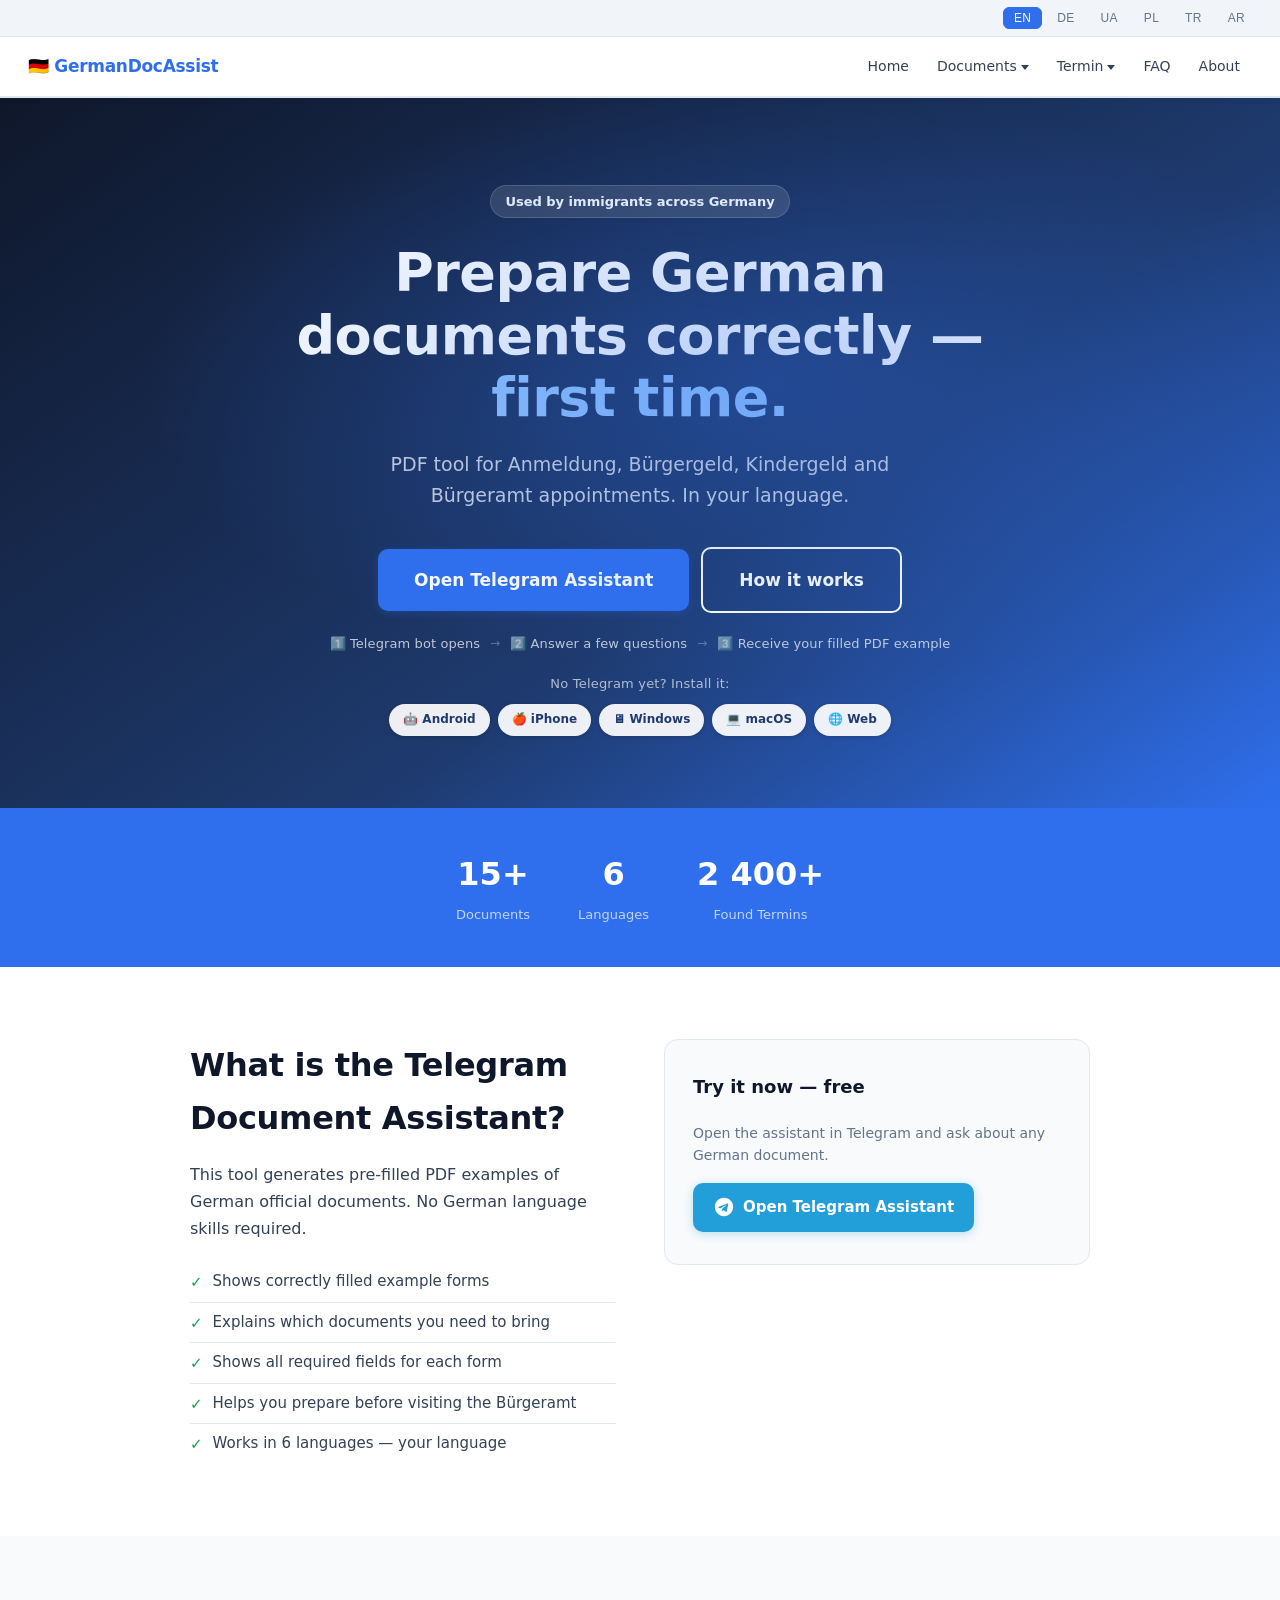
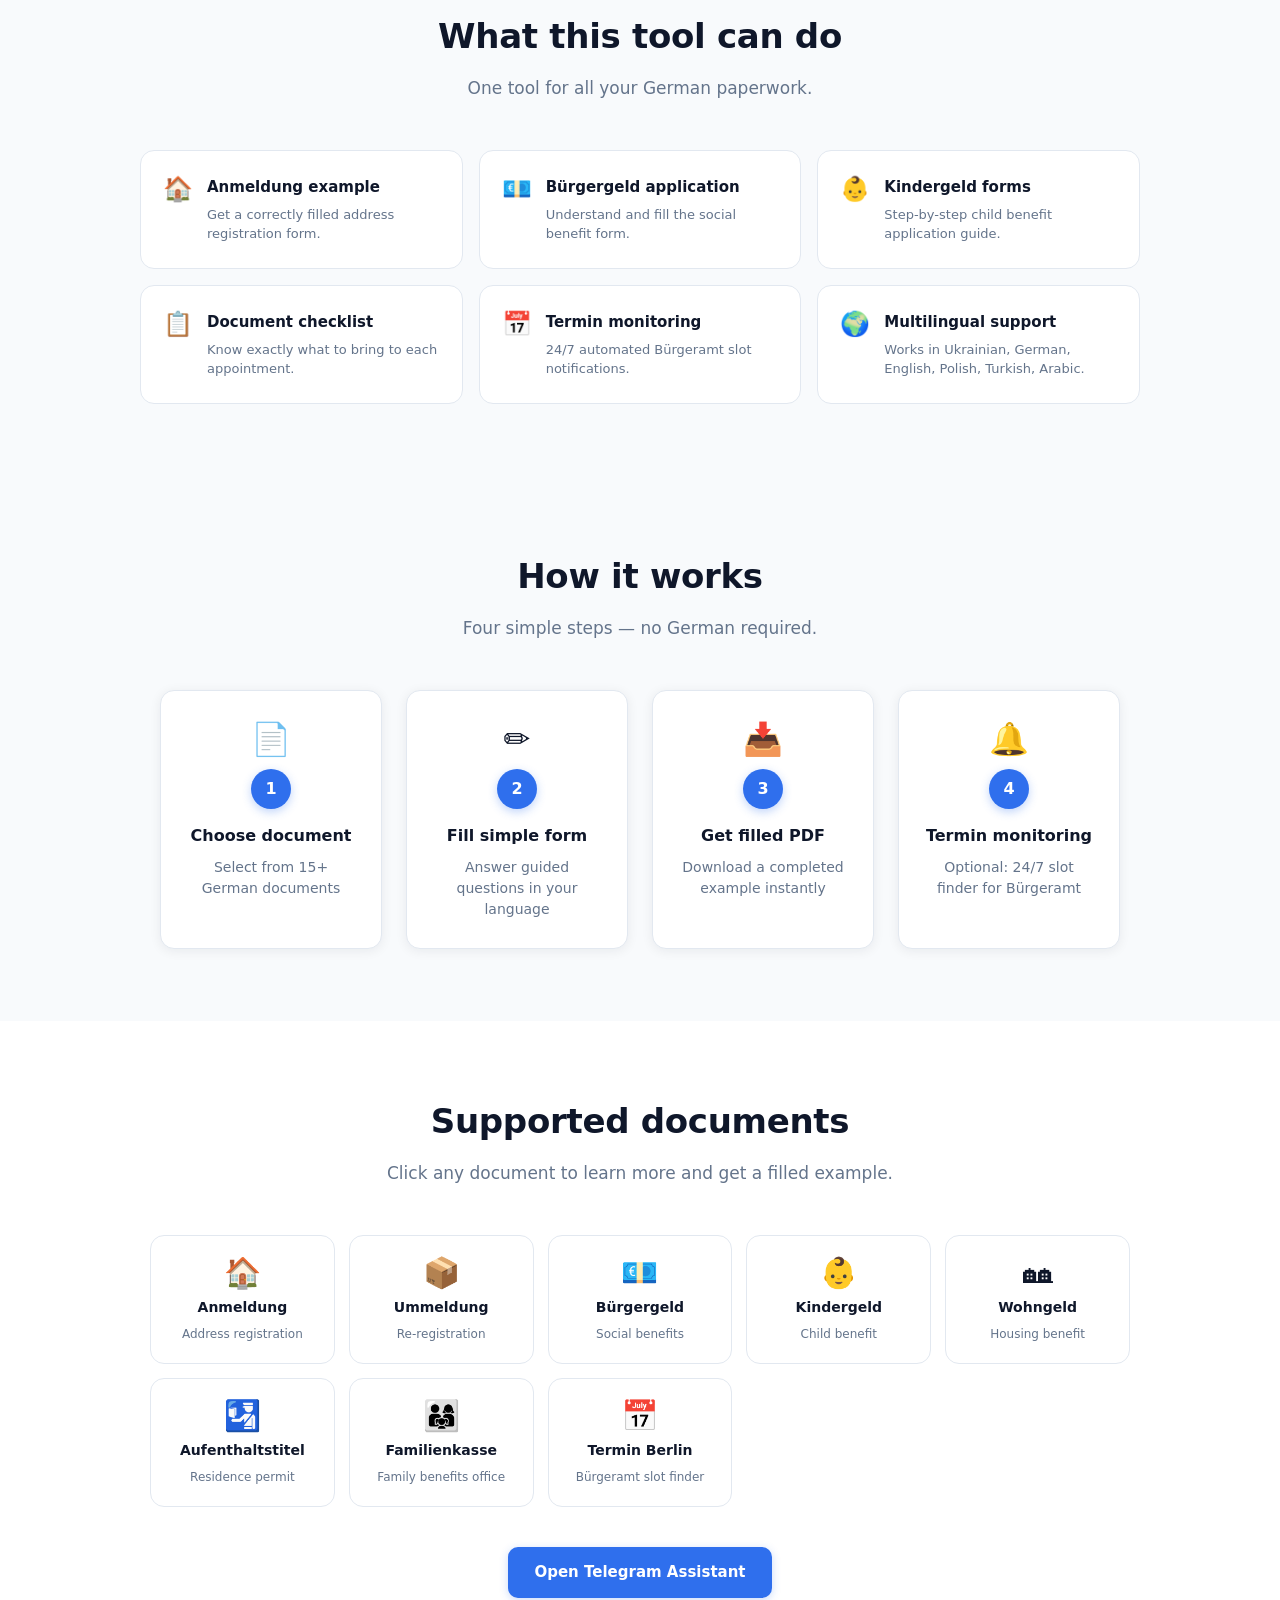
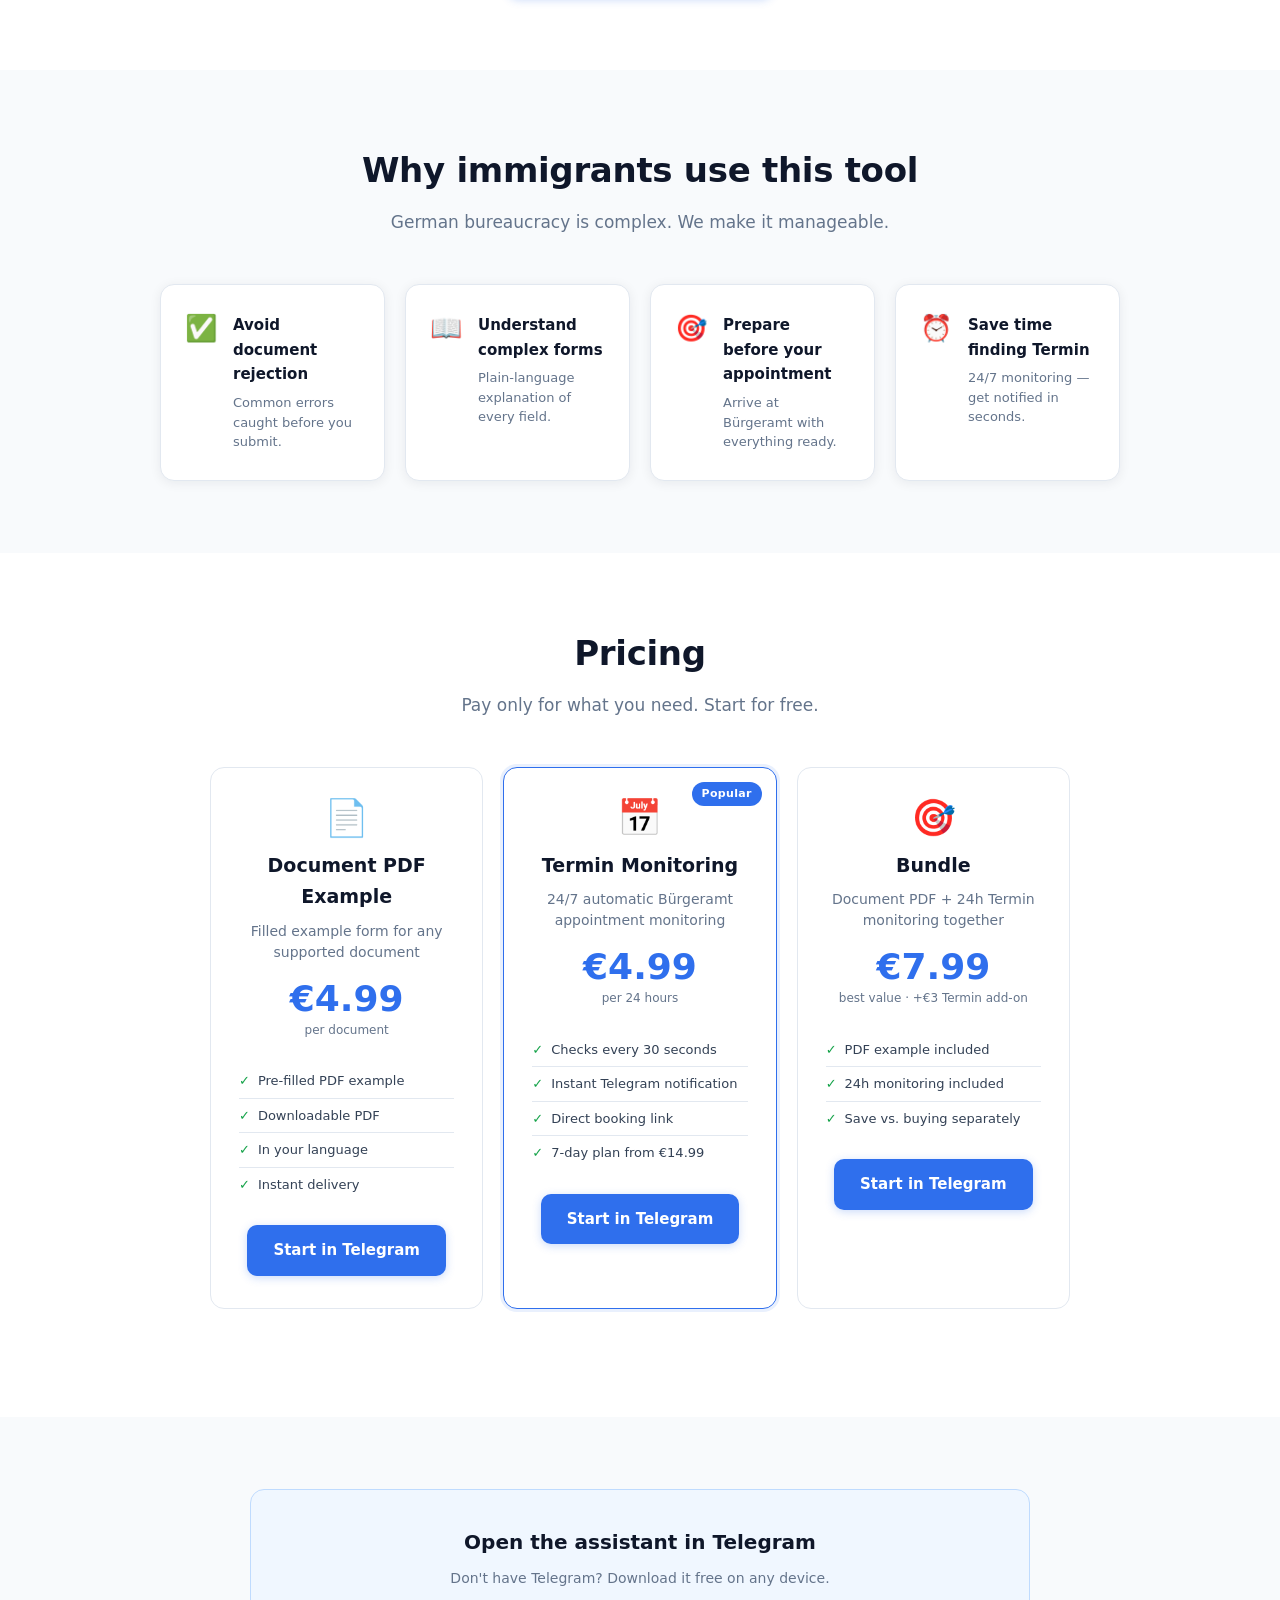
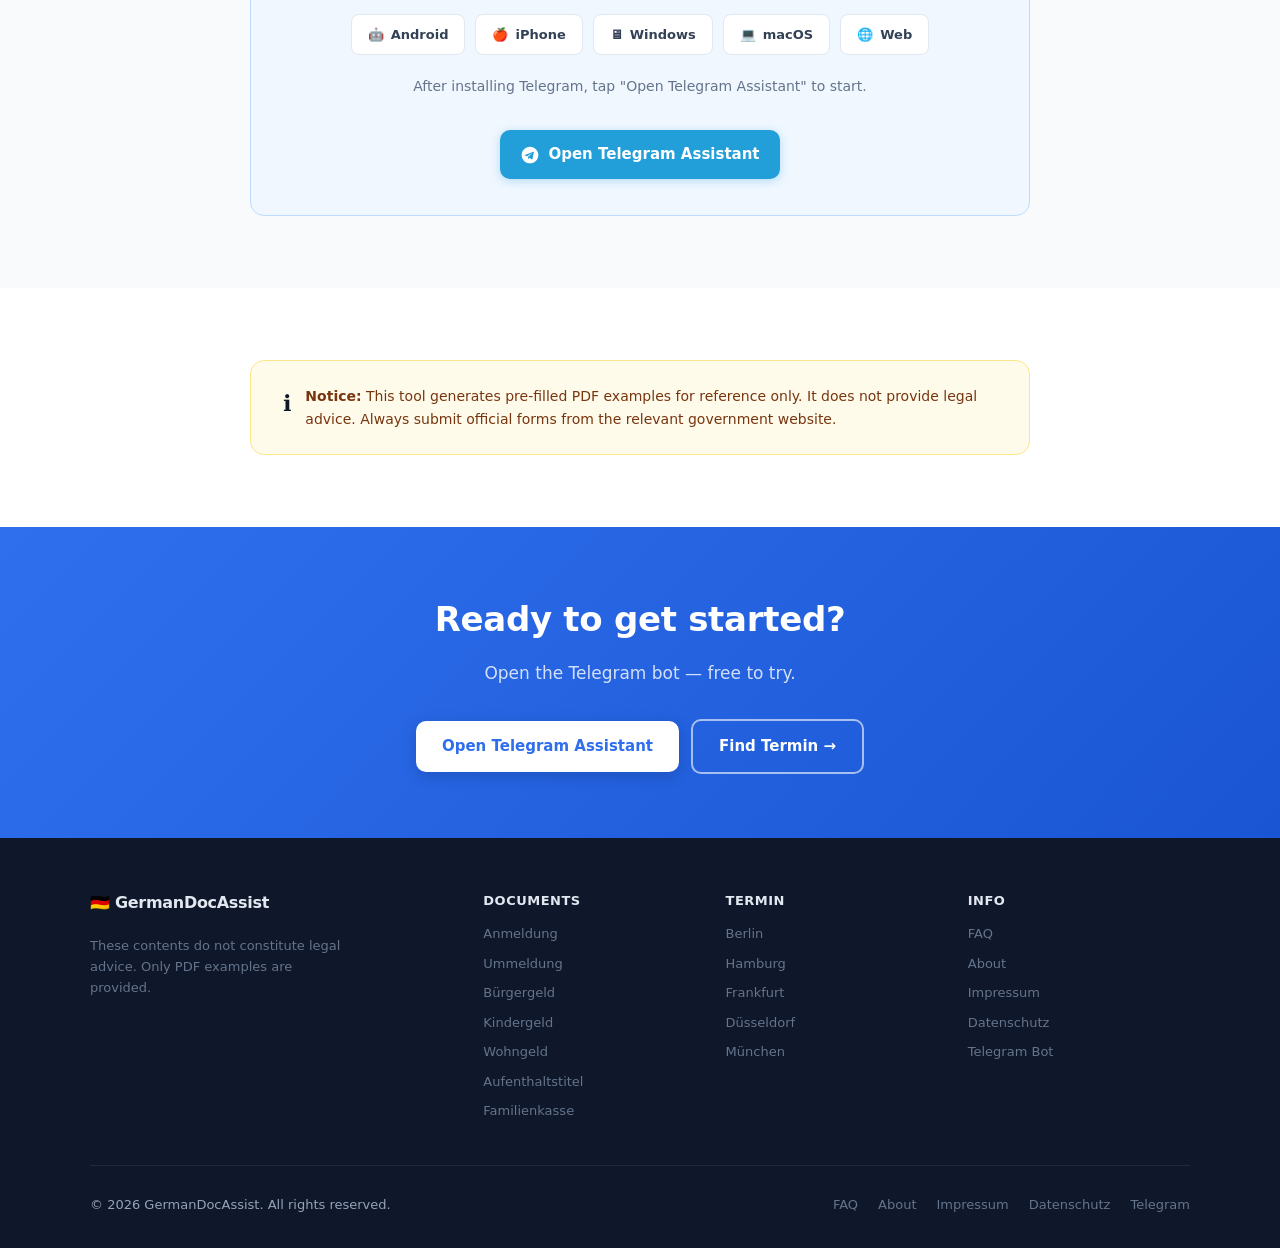
<file: seo-site/index.html>
<!DOCTYPE html>
<html lang="en" dir="ltr">
<head>
  <meta charset="UTF-8">
  <meta name="viewport" content="width=device-width, initial-scale=1.0">
  <title>Fill German Documents Correctly — Anmeldung, Bürgergeld, Kindergeld | GermanDocAssist</title>
  <meta name="description" content="Free help filling German documents: Anmeldung, Bürgergeld, Kindergeld, Wohngeld. Get a filled example PDF and find Termin at Bürgeramt Berlin.">
  <meta name="keywords" content="anmeldung form example, how to fill anmeldung germany, bürgergeld application help, kindergeld antrag, termin bürgeramt berlin">
  <meta property="og:title" content="German Document Assistant — Fill forms correctly">
  <meta property="og:description" content="Telegram bot helps immigrants fill Anmeldung, Bürgergeld, Kindergeld and find Termin.">
  <meta property="og:type" content="website">
  <meta property="og:url" content="https://germandocassist.com/">
  <meta property="og:image" content="https://germandocassist.com/og-image.png">
  <meta property="og:site_name" content="GermanDocAssist">
  <meta name="twitter:card" content="summary_large_image">
  <link rel="canonical" href="https://germandocassist.com/">
  <link rel="alternate" hreflang="en" href="https://germandocassist.com/?lang=en">
  <link rel="alternate" hreflang="de" href="https://germandocassist.com/?lang=de">
  <link rel="alternate" hreflang="uk" href="https://germandocassist.com/?lang=uk">
  <link rel="alternate" hreflang="pl" href="https://germandocassist.com/?lang=pl">
  <link rel="alternate" hreflang="tr" href="https://germandocassist.com/?lang=tr">
  <link rel="alternate" hreflang="ar" href="https://germandocassist.com/?lang=ar">
  <link rel="alternate" hreflang="x-default" href="https://germandocassist.com/">
  <script type="application/ld+json">
  {
    "@context": "https://schema.org",
    "@type": "SoftwareApplication",
    "name": "Germany Document Assistant",
    "applicationCategory": "BusinessApplication",
    "operatingSystem": "Telegram",
    "description": "PDF tool that generates pre-filled examples of German documents like Anmeldung, Bürgergeld, Kindergeld. Not legal advice.",
    "url": "https://germandocassist.com/",
    "offers": { "@type": "Offer", "price": "4.99", "priceCurrency": "EUR" },
    "inLanguage": ["en", "de", "uk", "pl", "tr", "ar"]
  }
  </script>
  <link rel="stylesheet" href="css/styles.css">
  <script src="js/lang-switch.js"></script>
  <script>
    // Legacy stub — translations are now fully in lang-switch.js
    window.PAGE_TRANSLATIONS = {
      en: {
        hero_title: "Prepare German documents correctly — <span style='color:#93c5fd'>first time.</span>",
        hero_sub: "Guided assistant for Anmeldung, Bürgergeld, Kindergeld and Bürgeramt appointments. In your language.",
        hero_trust: "Used by immigrants across Germany",
        cta_open: "Open Telegram Assistant",
        cta_how: "How it works",
        how_title: "How it works",
        how_sub: "Four simple steps — no German required.",
        step1_h: "Choose document", step1_p: "Select from 15+ German documents",
        step2_h: "Fill simple form", step2_p: "Answer guided questions in your language",
        step3_h: "Get filled PDF", step3_p: "Download a completed example instantly",
        step4_h: "Termin monitoring", step4_p: "Optional: 24/7 slot finder for Bürgeramt",
        docs_title: "Supported documents",
        docs_sub: "Click any document to learn more and get a filled example.",
        why_title: "Why immigrants use this assistant",
        why_sub: "German bureaucracy is complex. We make it manageable.",
        why1_h: "Avoid document rejection", why1_p: "Common errors caught before you submit.",
        why2_h: "Understand complex forms", why2_p: "Plain-language explanation of every field.",
        why3_h: "Prepare before your appointment", why3_p: "Arrive at Bürgeramt with everything ready.",
        why4_h: "Save time finding Termin", why4_p: "24/7 monitoring — get notified in seconds.",
        trust_title: "Thousands of immigrants trust this assistant",
        trust_sub: "Prepare documents correctly and save hours of confusion.",
        trust_stat1: "Documents", trust_stat2: "Languages", trust_stat3: "Found Termins",
        cta_title: "Ready to get started?",
        cta_sub: "Open the Telegram bot — free to try.",
        nav_home: "Home", nav_anmeldung: "Anmeldung", nav_buergergeld: "Bürgergeld",
        nav_kindergeld: "Kindergeld", nav_termin: "Termin Berlin",
        nav_faq: "FAQ", nav_about: "About",
        nav_docs: "Documents", nav_termin_menu: "Termin",
        footer_copy: "© 2026 GermanDocAssist. All rights reserved.",
        footer_disclaimer: "Filled examples are for reference only and are not official government documents.",
        footer_docs: "Documents", footer_termin: "Termin", footer_legal: "Legal",
        // NEW SECTIONS
        what_title: "What is the Telegram Document Assistant?",
        what_text: "This assistant helps immigrants in Germany correctly prepare official documents before visiting authorities. No German language skills required.",
        what_li1: "Shows correctly filled example forms",
        what_li2: "Explains which documents you need to bring",
        what_li3: "Guides you step-by-step through each form",
        what_li4: "Helps you prepare before visiting the Bürgeramt",
        what_li5: "Works in 6 languages — your language",
        what_cta_h: "Try it now — free",
        what_cta_p: "Open the assistant in Telegram and ask about any German document.",
        feat_title: "What the assistant can do",
        feat_sub: "One tool for all your German paperwork.",
        feat1_h: "Anmeldung example", feat1_p: "Get a correctly filled address registration form.",
        feat2_h: "Bürgergeld application", feat2_p: "Understand and fill the social benefit form.",
        feat3_h: "Kindergeld forms", feat3_p: "Step-by-step child benefit application guide.",
        feat4_h: "Document checklist", feat4_p: "Know exactly what to bring to each appointment.",
        feat5_h: "Termin monitoring", feat5_p: "24/7 automated Bürgeramt slot notifications.",
        feat6_h: "Multilingual support", feat6_p: "Works in Ukrainian, German, English, Polish, Turkish, Arabic.",
        price_title: "Pricing",
        price_sub: "Pay only for what you need. Start for free.",
        price1_name: "Document PDF Example",
        price1_desc: "Filled example form for any supported document",
        price1_amount: "€4.99",
        price1_note: "per document",
        price1_f1: "Correctly filled example",
        price1_f2: "Downloadable PDF",
        price1_f3: "In your language",
        price1_f4: "Instant delivery",
        price2_name: "Termin Monitoring",
        price2_desc: "24/7 automatic Bürgeramt appointment monitoring",
        price2_badge: "Popular",
        price2_amount: "€4.99",
        price2_note: "per 24 hours",
        price2_f1: "Checks every 30 seconds",
        price2_f2: "Instant Telegram notification",
        price2_f3: "Direct booking link",
        price2_f4: "7-day plan from €14.99",
        price3_name: "Bundle",
        price3_desc: "Document PDF + 24h Termin monitoring together",
        price3_amount: "€7.99",
        price3_note: "best value · +€3 Termin add-on",
        price3_f1: "PDF example included",
        price3_f2: "24h monitoring included",
        price3_f3: "Save vs. buying separately",
        price_cta: "Start in Telegram",
        tg_title: "Open the assistant in Telegram",
        tg_sub: "Don't have Telegram? Download it free on any device.",
        tg_android: "Android",
        tg_ios: "iPhone",
        tg_windows: "Windows",
        tg_mac: "macOS",
        tg_web: "Web",
        tg_note: "After installing Telegram, tap \"Open Telegram Assistant\" to start.",
        notice_text: "<strong>Transparency notice:</strong> This service provides guidance and filled example documents to help immigrants understand German forms. It is not an official government service. You must submit official forms from the relevant government website.",
        doc_anmeldung_sub: "Address registration",
        doc_ummeldung_sub: "Re-registration",
        doc_buergergeld_sub: "Social benefits",
        doc_kindergeld_sub: "Child benefit",
        doc_wohngeld_sub: "Housing benefit",
        doc_aufenthaltstitel_sub: "Residence permit",
        doc_familienkasse_sub: "Family benefits office",
        doc_termin_sub: "Bürgeramt slot finder",
        cta_find_termin: "Find Termin →",
        price1_amount: "€4.99",
        price2_amount: "€4.99",
        price3_amount: "€7.99",
        install_hint: "No Telegram yet? Install it:",
      },
      de: {
        hero_title: "Deutsche Dokumente richtig ausfüllen — <span style='color:#93c5fd'>beim ersten Mal.</span>",
        hero_sub: "Geführter Assistent für Anmeldung, Bürgergeld, Kindergeld und Bürgeramt-Termine. In Ihrer Sprache.",
        hero_trust: "Von Einwanderern in ganz Deutschland genutzt",
        cta_open: "Telegram-Assistent öffnen",
        cta_how: "So funktioniert es",
        how_title: "So funktioniert es",
        how_sub: "Vier einfache Schritte — kein Deutsch erforderlich.",
        step1_h: "Dokument wählen", step1_p: "Aus 15+ deutschen Dokumenten wählen",
        step2_h: "Formular ausfüllen", step2_p: "Fragen in Ihrer Sprache beantworten",
        step3_h: "PDF erhalten", step3_p: "Ausgefülltes Beispiel sofort herunterladen",
        step4_h: "Termin-Monitoring", step4_p: "Optional: 24/7 Terminsuche beim Bürgeramt",
        docs_title: "Unterstützte Dokumente",
        docs_sub: "Klicken Sie auf ein Dokument, um mehr zu erfahren.",
        why_title: "Warum Einwanderer diesen Assistenten nutzen",
        why_sub: "Deutsche Bürokratie ist komplex. Wir machen sie handhabbar.",
        why1_h: "Ablehnung vermeiden", why1_p: "Häufige Fehler vor der Einreichung erkennen.",
        why2_h: "Komplexe Formulare verstehen", why2_p: "Klare Erklärung jedes Feldes.",
        why3_h: "Vorbereitung vor dem Termin", why3_p: "Kommen Sie mit allem Nötigen zum Amt.",
        why4_h: "Zeit sparen bei der Terminsuche", why4_p: "24/7-Überwachung — sofortige Benachrichtigung.",
        trust_title: "Tausende Einwanderer vertrauen diesem Assistenten",
        trust_sub: "Dokumente korrekt vorbereiten und stundenlange Verwirrung vermeiden.",
        trust_stat1: "Dokumente", trust_stat2: "Sprachen", trust_stat3: "Gefundene Termine",
        cta_title: "Bereit loszulegen?",
        cta_sub: "Telegram-Bot öffnen — kostenlos testen.",
        nav_home: "Start", nav_anmeldung: "Anmeldung", nav_buergergeld: "Bürgergeld",
        nav_kindergeld: "Kindergeld", nav_termin: "Termin Berlin",
        nav_faq: "FAQ", nav_about: "Über uns",
        nav_docs: "Dokumente", nav_termin_menu: "Termin",
        footer_copy: "© 2026 GermanDocAssist. Alle Rechte vorbehalten.",
        footer_disclaimer: "Ausgefüllte Beispiele dienen nur als Referenz und sind keine offiziellen Behördendokumente.",
        footer_docs: "Dokumente", footer_termin: "Termin", footer_legal: "Rechtliches",
        what_title: "Was ist der Telegram-Dokument-Assistent?",
        what_text: "Dieser Assistent hilft Einwanderern in Deutschland, offizielle Dokumente korrekt vorzubereiten — bevor sie zur Behörde gehen. Keine Deutschkenntnisse erforderlich.",
        what_li1: "Zeigt korrekt ausgefüllte Beispielformulare",
        what_li2: "Erklärt, welche Unterlagen Sie mitbringen müssen",
        what_li3: "Führt Sie Schritt für Schritt durch jedes Formular",
        what_li4: "Hilft bei der Vorbereitung vor dem Bürgeramt-Besuch",
        what_li5: "Funktioniert in 6 Sprachen — Ihrer Sprache",
        what_cta_h: "Jetzt kostenlos ausprobieren",
        what_cta_p: "Öffnen Sie den Assistenten in Telegram und fragen Sie nach jedem deutschen Dokument.",
        feat_title: "Was der Assistent kann",
        feat_sub: "Ein Werkzeug für den gesamten deutschen Papierkram.",
        feat1_h: "Anmeldung-Beispiel", feat1_p: "Korrekt ausgefülltes Anmeldeformular erhalten.",
        feat2_h: "Bürgergeld-Antrag", feat2_p: "Sozialleistungsformular verstehen und ausfüllen.",
        feat3_h: "Kindergeld-Formulare", feat3_p: "Schritt-für-Schritt-Anleitung für den Antrag.",
        feat4_h: "Dokumentencheckliste", feat4_p: "Genau wissen, was Sie zum Termin mitbringen.",
        feat5_h: "Termin-Monitoring", feat5_p: "Automatische Benachrichtigung bei freien Terminen.",
        feat6_h: "Mehrsprachiger Support", feat6_p: "Ukrainisch, Deutsch, Englisch, Polnisch, Türkisch, Arabisch.",
        price_title: "Preise",
        price_sub: "Zahlen Sie nur, was Sie brauchen. Kostenlos starten.",
        price1_name: "Dokument PDF-Beispiel",
        price1_desc: "Ausgefülltes Beispielformular für jedes unterstützte Dokument",
        price1_amount: "€4.99",
        price1_note: "pro Dokument",
        price1_f1: "Korrekt ausgefülltes Beispiel",
        price1_f2: "Herunterladbares PDF",
        price1_f3: "In Ihrer Sprache",
        price1_f4: "Sofortige Lieferung",
        price2_name: "Termin-Monitoring",
        price2_desc: "24/7 automatische Bürgeramt-Terminüberwachung",
        price2_badge: "Beliebt",
        price2_amount: "€4.99",
        price2_note: "pro 24 Stunden",
        price2_f1: "Prüft alle 30 Sekunden",
        price2_f2: "Sofortige Telegram-Benachrichtigung",
        price2_f3: "Direkter Buchungslink",
        price2_f4: "7-Tage-Plan ab €14.99",
        price3_name: "Bundle",
        price3_desc: "Dokument PDF + 24h Termin-Monitoring zusammen",
        price3_amount: "€7.99",
        price3_note: "bestes Preis-Leistung · +€3 Termin",
        price3_f1: "PDF-Beispiel inklusive",
        price3_f2: "24h-Monitoring inklusive",
        price3_f3: "Günstiger als Einzelkauf",
        price_cta: "In Telegram starten",
        tg_title: "Assistenten in Telegram öffnen",
        tg_sub: "Telegram noch nicht installiert? Kostenlos auf jedem Gerät.",
        tg_android: "Android",
        tg_ios: "iPhone",
        tg_windows: "Windows",
        tg_mac: "macOS",
        tg_web: "Web",
        tg_note: "Nach der Installation tippen Sie auf „Telegram-Assistenten öffnen".",
        notice_text: "<strong>Transparenzhinweis:</strong> Dieser Dienst bietet Anleitungen und ausgefüllte Beispieldokumente, um Einwanderern beim Verständnis deutscher Formulare zu helfen. Es handelt sich nicht um einen offiziellen Behördendienst.",
        doc_anmeldung_sub: "Adressanmeldung",
        doc_ummeldung_sub: "Ummeldung",
        doc_buergergeld_sub: "Sozialleistungen",
        doc_kindergeld_sub: "Kindergeld",
        doc_wohngeld_sub: "Wohngeld",
        doc_aufenthaltstitel_sub: "Aufenthaltstitel",
        doc_familienkasse_sub: "Familienkasse",
        doc_termin_sub: "Terminsuche Bürgeramt",
        cta_find_termin: "Termin finden →",
        price1_amount: "€4.99",
        price2_amount: "€4.99",
        price3_amount: "€7.99",
        install_hint: "Telegram noch nicht? Jetzt installieren:",
      },
      ua: {
        hero_title: "Заповнюй німецькі документи правильно — <span style='color:#93c5fd'>з першого разу.</span>",
        hero_sub: "Покроковий помічник для Anmeldung, Bürgergeld, Kindergeld та запису у Bürgeramt. Твоєю мовою.",
        hero_trust: "Використовують іммігранти по всій Німеччині",
        cta_open: "Відкрити Telegram-асистент",
        cta_how: "Як це працює",
        how_title: "Як це працює",
        how_sub: "Чотири прості кроки — без знання німецької.",
        step1_h: "Обери документ", step1_p: "Вибір з 15+ німецьких документів",
        step2_h: "Заповни форму", step2_p: "Відповідай на запитання своєю мовою",
        step3_h: "Отримай PDF", step3_p: "Завантаж заповнений приклад миттєво",
        step4_h: "Моніторинг Termin", step4_p: "Опціонально: пошук слотів 24/7",
        docs_title: "Підтримувані документи",
        docs_sub: "Натисни на документ, щоб дізнатися більше.",
        why_title: "Чому іммігранти обирають цей асистент",
        why_sub: "Німецька бюрократія складна. Ми робимо її зрозумілою.",
        why1_h: "Уникнути відмови", why1_p: "Поширені помилки виявляються до подачі.",
        why2_h: "Зрозуміти складні форми", why2_p: "Простими словами — що і куди вписувати.",
        why3_h: "Підготуватись до запису", why3_p: "Приходь у Bürgeramt з усім готовим.",
        why4_h: "Заощадити час на Termin", why4_p: "Моніторинг 24/7 — миттєве сповіщення.",
        trust_title: "Тисячі іммігрантів довіряють цьому асистенту",
        trust_sub: "Правильно підготуй документи та заощадь години плутанини.",
        trust_stat1: "Документів", trust_stat2: "Мов", trust_stat3: "Знайдено Termin",
        cta_title: "Готовий почати?",
        cta_sub: "Відкрий Telegram-бот — безкоштовно.",
        nav_home: "Головна", nav_anmeldung: "Anmeldung", nav_buergergeld: "Bürgergeld",
        nav_kindergeld: "Kindergeld", nav_termin: "Termin Berlin",
        nav_faq: "FAQ", nav_about: "Про нас",
        nav_docs: "Документи", nav_termin_menu: "Termin",
        footer_copy: "© 2026 GermanDocAssist. Усі права захищені.",
        footer_disclaimer: "Заповнені приклади є лише довідковими матеріалами і не є офіційними документами.",
        footer_docs: "Документи", footer_termin: "Termin", footer_legal: "Правова інформація",
        what_title: "Що таке Telegram-асистент для документів?",
        what_text: "Цей асистент допомагає іммігрантам у Німеччині правильно підготувати офіційні документи перед відвідуванням органів влади. Знання німецької не потрібне.",
        what_li1: "Показує правильно заповнені зразки форм",
        what_li2: "Пояснює, які документи потрібно принести",
        what_li3: "Покроково проводить через кожну форму",
        what_li4: "Допомагає підготуватись до Bürgeramt",
        what_li5: "Працює у 6 мовах — твоєю мовою",
        what_cta_h: "Спробуй зараз — безкоштовно",
        what_cta_p: "Відкрий асистент у Telegram і запитай про будь-який німецький документ.",
        feat_title: "Що вміє асистент",
        feat_sub: "Один інструмент для всіх паперів у Німеччині.",
        feat1_h: "Зразок Anmeldung", feat1_p: "Отримай правильно заповнену форму реєстрації.",
        feat2_h: "Заявка Bürgergeld", feat2_p: "Зрозумій і заповни форму соціальної допомоги.",
        feat3_h: "Форми Kindergeld", feat3_p: "Покрокова інструкція для заявки на дитячу виплату.",
        feat4_h: "Список документів", feat4_p: "Знай точно, що взяти на кожен запис.",
        feat5_h: "Моніторинг Termin", feat5_p: "Автоматичні сповіщення про вільні слоти 24/7.",
        feat6_h: "Підтримка 6 мов", feat6_p: "Українська, Німецька, Англійська, Польська, Турецька, Арабська.",
        price_title: "Ціни",
        price_sub: "Платіть лише за те, що потрібно. Починайте безкоштовно.",
        price1_name: "PDF-приклад документа",
        price1_desc: "Заповнений зразок форми для будь-якого підтримуваного документа",
        price1_amount: "€4.99",
        price1_note: "за документ",
        price1_f1: "Правильно заповнений зразок",
        price1_f2: "Завантажуваний PDF",
        price1_f3: "Твоєю мовою",
        price1_f4: "Миттєва доставка",
        price2_name: "Моніторинг Termin",
        price2_desc: "Автоматичний пошук вільних місць у Bürgeramt 24/7",
        price2_badge: "Популярне",
        price2_amount: "€4.99",
        price2_note: "за 24 години",
        price2_f1: "Перевірка кожні 30 секунд",
        price2_f2: "Миттєве сповіщення в Telegram",
        price2_f3: "Пряме посилання на бронювання",
        price2_f4: "7-денний план від €14.99",
        price3_name: "Комплект",
        price3_desc: "PDF-документ + 24 год моніторинг разом",
        price3_amount: "€7.99",
        price3_note: "найкраща ціна · +€3 Termin",
        price3_f1: "PDF-зразок включено",
        price3_f2: "24 год моніторинг включено",
        price3_f3: "Вигідніше ніж окремо",
        price_cta: "Почати в Telegram",
        tg_title: "Відкрити асистент у Telegram",
        tg_sub: "Немає Telegram? Завантажте безкоштовно на будь-який пристрій.",
        tg_android: "Android",
        tg_ios: "iPhone",
        tg_windows: "Windows",
        tg_mac: "macOS",
        tg_web: "Веб",
        tg_note: "Після встановлення Telegram натисни «Відкрити Telegram-асистент».",
        notice_text: "<strong>Прозорість:</strong> Цей сервіс надає рекомендації та заповнені зразки документів, щоб допомогти іммігрантам зрозуміти німецькі форми. Це не офіційний державний сервіс. Офіційні форми потрібно подавати через відповідні державні сайти.",
        doc_anmeldung_sub: "Реєстрація адреси",
        doc_ummeldung_sub: "Перереєстрація",
        doc_buergergeld_sub: "Соціальна допомога",
        doc_kindergeld_sub: "Дитячі виплати",
        doc_wohngeld_sub: "Житлова субсидія",
        doc_aufenthaltstitel_sub: "Посвідка на проживання",
        doc_familienkasse_sub: "Сімейні виплати",
        doc_termin_sub: "Пошук запису у Bürgeramt",
        cta_find_termin: "Знайти Termin →",
        price1_amount: "€4.99",
        price2_amount: "€4.99",
        price3_amount: "€7.99",
        install_hint: "Ще немає Telegram? Встановіть:",
      },
      pl: {
        hero_title: "Wypełniaj niemieckie dokumenty poprawnie — <span style='color:#93c5fd'>za pierwszym razem.</span>",
        hero_sub: "Asystent krok po kroku dla Anmeldung, Bürgergeld, Kindergeld i wizyt w Bürgeramt. W Twoim języku.",
        hero_trust: "Używany przez imigrantów w całych Niemczech",
        cta_open: "Otwórz asystenta Telegram",
        cta_how: "Jak to działa",
        how_title: "Jak to działa",
        how_sub: "Cztery proste kroki — bez znajomości niemieckiego.",
        step1_h: "Wybierz dokument", step1_p: "Spośród 15+ niemieckich dokumentów",
        step2_h: "Wypełnij formularz", step2_p: "Odpowiadaj na pytania w swoim języku",
        step3_h: "Otrzymaj PDF", step3_p: "Pobierz wypełniony przykład od razu",
        step4_h: "Monitoring Termin", step4_p: "Opcjonalnie: szukanie terminów 24/7",
        docs_title: "Obsługiwane dokumenty",
        docs_sub: "Kliknij dokument, aby dowiedzieć się więcej.",
        why_title: "Dlaczego imigranci korzystają z tego asystenta",
        why_sub: "Niemiecka biurokracja jest skomplikowana. Sprawiamy, że jest łatwiejsza.",
        why1_h: "Unikaj odrzucenia", why1_p: "Najczęstsze błędy wykryte przed złożeniem.",
        why2_h: "Zrozum złożone formularze", why2_p: "Proste wyjaśnienie każdego pola.",
        why3_h: "Przygotuj się przed wizytą", why3_p: "Przyjdź do Bürgeramt w pełni gotowy.",
        why4_h: "Oszczędź czas na Termin", why4_p: "Monitoring 24/7 — natychmiastowe powiadomienie.",
        trust_title: "Tysiące imigrantów ufa temu asystentowi",
        trust_sub: "Przygotuj dokumenty poprawnie i oszczędź godziny zamieszania.",
        trust_stat1: "Dokumenty", trust_stat2: "Języki", trust_stat3: "Znalezione terminy",
        cta_title: "Gotowy na start?",
        cta_sub: "Otwórz bota Telegram — bezpłatnie.",
        nav_home: "Strona główna", nav_anmeldung: "Anmeldung", nav_buergergeld: "Bürgergeld",
        nav_kindergeld: "Kindergeld", nav_termin: "Termin Berlin",
        nav_faq: "FAQ", nav_about: "O nas",
        nav_docs: "Dokumenty", nav_termin_menu: "Termin",
        footer_copy: "© 2026 GermanDocAssist. Wszelkie prawa zastrzeżone.",
        footer_disclaimer: "Wypełnione przykłady służą wyłącznie jako materiał referencyjny i nie są oficjalnymi dokumentami.",
        footer_docs: "Dokumenty", footer_termin: "Termin", footer_legal: "Informacje prawne",
        what_title: "Czym jest asystent dokumentów Telegram?",
        what_text: "Ten asystent pomaga imigrantom w Niemczech poprawnie przygotować oficjalne dokumenty przed wizytą w urzędzie. Znajomość języka niemieckiego nie jest wymagana.",
        what_li1: "Pokazuje poprawnie wypełnione przykładowe formularze",
        what_li2: "Wyjaśnia, jakie dokumenty należy zabrać",
        what_li3: "Prowadzi krok po kroku przez każdy formularz",
        what_li4: "Pomaga przygotować się przed wizytą w Bürgeramt",
        what_li5: "Działa w 6 językach — Twoim języku",
        what_cta_h: "Wypróbuj teraz — za darmo",
        what_cta_p: "Otwórz asystenta w Telegramie i zapytaj o dowolny dokument.",
        feat_title: "Co potrafi asystent",
        feat_sub: "Jedno narzędzie do całej papierkowej roboty w Niemczech.",
        feat1_h: "Przykład Anmeldung", feat1_p: "Otrzymaj poprawnie wypełniony formularz rejestracji.",
        feat2_h: "Wniosek Bürgergeld", feat2_p: "Zrozum i wypełnij formularz świadczeń socjalnych.",
        feat3_h: "Formularze Kindergeld", feat3_p: "Przewodnik krok po kroku dla wniosku o zasiłek.",
        feat4_h: "Lista dokumentów", feat4_p: "Wiedz dokładnie, co zabrać na każdą wizytę.",
        feat5_h: "Monitoring Termin", feat5_p: "Automatyczne powiadomienia o wolnych slotach 24/7.",
        feat6_h: "Wsparcie wielojęzyczne", feat6_p: "Ukraiński, Niemiecki, Angielski, Polski, Turecki, Arabski.",
        price_title: "Cennik",
        price_sub: "Płać tylko za to, czego potrzebujesz. Zacznij bezpłatnie.",
        price1_name: "Przykład PDF dokumentu",
        price1_desc: "Wypełniony przykładowy formularz dla każdego obsługiwanego dokumentu",
        price1_amount: "€4.99",
        price1_note: "za dokument",
        price1_f1: "Poprawnie wypełniony przykład",
        price1_f2: "Plik PDF do pobrania",
        price1_f3: "W Twoim języku",
        price1_f4: "Natychmiastowa dostawa",
        price2_name: "Monitoring Termin",
        price2_desc: "Automatyczny monitoring wizyt w Bürgeramt 24/7",
        price2_badge: "Popularne",
        price2_amount: "€4.99",
        price2_note: "za 24 godziny",
        price2_f1: "Sprawdza co 30 sekund",
        price2_f2: "Natychmiastowe powiadomienie",
        price2_f3: "Bezpośredni link do rezerwacji",
        price2_f4: "Plan 7-dniowy od €14.99",
        price3_name: "Pakiet",
        price3_desc: "PDF dokumentu + 24h monitoring razem",
        price3_amount: "€7.99",
        price3_note: "najlepsza cena · +€3 Termin",
        price3_f1: "Przykład PDF w zestawie",
        price3_f2: "Monitoring 24h w zestawie",
        price3_f3: "Taniej niż oddzielnie",
        price_cta: "Zacznij w Telegramie",
        tg_title: "Otwórz asystenta w Telegramie",
        tg_sub: "Nie masz Telegrama? Pobierz bezpłatnie na dowolne urządzenie.",
        tg_android: "Android",
        tg_ios: "iPhone",
        tg_windows: "Windows",
        tg_mac: "macOS",
        tg_web: "Web",
        tg_note: "Po zainstalowaniu Telegrama kliknij „Otwórz asystenta Telegram".",
        notice_text: "<strong>Informacja:</strong> Usługa ta dostarcza wskazówek i wypełnionych przykładowych dokumentów, aby pomóc imigrantom zrozumieć niemieckie formularze. Nie jest to oficjalna usługa rządowa.",
        doc_anmeldung_sub: "Rejestracja adresu",
        doc_ummeldung_sub: "Zmiana adresu",
        doc_buergergeld_sub: "Świadczenia socjalne",
        doc_kindergeld_sub: "Zasiłek na dziecko",
        doc_wohngeld_sub: "Dofinansowanie mieszkania",
        doc_aufenthaltstitel_sub: "Zezwolenie na pobyt",
        doc_familienkasse_sub: "Urząd ds. rodziny",
        doc_termin_sub: "Wyszukiwarka terminów",
        cta_find_termin: "Znajdź Termin →",
        price1_amount: "€4.99",
        price2_amount: "€4.99",
        price3_amount: "€7.99",
        install_hint: "Nie masz Telegrama? Zainstaluj:",
      },
      tr: {
        hero_title: "Alman belgelerini doğru doldurun — <span style='color:#93c5fd'>ilk seferinde.</span>",
        hero_sub: "Anmeldung, Bürgergeld, Kindergeld ve Bürgeramt randevuları için adım adım asistan. Kendi dilinizde.",
        hero_trust: "Almanya genelinde göçmenler tarafından kullanılıyor",
        cta_open: "Telegram Asistanını Aç",
        cta_how: "Nasıl çalışır",
        how_title: "Nasıl çalışır",
        how_sub: "Dört basit adım — Almanca bilgisi gerekmez.",
        step1_h: "Belge seçin", step1_p: "15'ten fazla Alman belgesi arasından",
        step2_h: "Formu doldurun", step2_p: "Kendi dilinizde sorulara yanıt verin",
        step3_h: "PDF alın", step3_p: "Doldurulmuş örneği anında indirin",
        step4_h: "Termin takibi", step4_p: "İsteğe bağlı: 7/24 randevu takibi",
        docs_title: "Desteklenen belgeler",
        docs_sub: "Daha fazla bilgi için bir belgeye tıklayın.",
        why_title: "Göçmenler neden bu asistanı kullanıyor",
        why_sub: "Alman bürokrasisi karmaşıktır. Biz onu yönetilebilir hale getiriyoruz.",
        why1_h: "Ret kararından kaçının", why1_p: "Yaygın hatalar başvurmadan önce yakalanır.",
        why2_h: "Karmaşık formları anlayın", why2_p: "Her alan için sade dilde açıklama.",
        why3_h: "Randevudan önce hazırlanın", why3_p: "Her şey hazır Bürgeramt'a gelin.",
        why4_h: "Termin aramaktan zaman kazanın", why4_p: "7/24 izleme — saniyeler içinde bildirim.",
        trust_title: "Binlerce göçmen bu asistana güveniyor",
        trust_sub: "Belgeleri doğru hazırlayın ve saatlerce kafa karışıklığından kurtulun.",
        trust_stat1: "Belgeler", trust_stat2: "Diller", trust_stat3: "Bulunan randevular",
        cta_title: "Başlamaya hazır mısınız?",
        cta_sub: "Telegram botunu açın — ücretsiz deneyin.",
        nav_home: "Ana Sayfa", nav_anmeldung: "Anmeldung", nav_buergergeld: "Bürgergeld",
        nav_kindergeld: "Kindergeld", nav_termin: "Termin Berlin",
        nav_faq: "SSS", nav_about: "Hakkında",
        nav_docs: "Belgeler", nav_termin_menu: "Termin",
        footer_copy: "© 2026 GermanDocAssist. Tüm hakları saklıdır.",
        footer_disclaimer: "Doldurulmuş örnekler yalnızca referans amaçlıdır ve resmi hükümet belgeleri değildir.",
        footer_docs: "Belgeler", footer_termin: "Termin", footer_legal: "Yasal Bilgiler",
        what_title: "Telegram Belge Asistanı Nedir?",
        what_text: "Bu asistan, Almanya'daki göçmenlerin yetkililere başvurmadan önce resmi belgeleri doğru şekilde hazırlamasına yardımcı olur. Almanca bilgisi gerekmez.",
        what_li1: "Doğru doldurulmuş örnek formları gösterir",
        what_li2: "Hangi belgeleri getirmeniz gerektiğini açıklar",
        what_li3: "Her formda sizi adım adım yönlendirir",
        what_li4: "Bürgeramt ziyareti öncesinde hazırlanmanıza yardımcı olur",
        what_li5: "6 dilde çalışır — kendi dilinizde",
        what_cta_h: "Şimdi deneyin — ücretsiz",
        what_cta_p: "Telegram'da asistanı açın ve herhangi bir Alman belgesi hakkında sorun.",
        feat_title: "Asistan neler yapabilir",
        feat_sub: "Tüm Alman evrak işlemleri için tek araç.",
        feat1_h: "Anmeldung örneği", feat1_p: "Doğru doldurulmuş adres kayıt formu alın.",
        feat2_h: "Bürgergeld başvurusu", feat2_p: "Sosyal yardım formunu anlayın ve doldurun.",
        feat3_h: "Kindergeld formları", feat3_p: "Çocuk yardımı başvurusu için adım adım rehber.",
        feat4_h: "Belge kontrol listesi", feat4_p: "Her randevuya ne getirmeniz gerektiğini bilin.",
        feat5_h: "Termin takibi", feat5_p: "Boş slot için 7/24 otomatik bildirim.",
        feat6_h: "Çok dilli destek", feat6_p: "Ukraynaca, Almanca, İngilizce, Lehçe, Türkçe, Arapça.",
        price_title: "Fiyatlandırma",
        price_sub: "Yalnızca ihtiyacınız olan için ödeyin. Ücretsiz başlayın.",
        price1_name: "Belge PDF Örneği",
        price1_desc: "Desteklenen her belge için doldurulmuş örnek form",
        price1_amount: "€4.99",
        price1_note: "belge başına",
        price1_f1: "Doğru doldurulmuş örnek",
        price1_f2: "İndirilebilir PDF",
        price1_f3: "Kendi dilinizde",
        price1_f4: "Anında teslimat",
        price2_name: "Termin Takibi",
        price2_desc: "7/24 otomatik Bürgeramt randevu izleme",
        price2_badge: "Popüler",
        price2_amount: "€4.99",
        price2_note: "24 saat başına",
        price2_f1: "Her 30 saniyede kontrol",
        price2_f2: "Anlık Telegram bildirimi",
        price2_f3: "Doğrudan rezervasyon bağlantısı",
        price2_f4: "7 günlük plan €14.99'dan",
        price3_name: "Paket",
        price3_desc: "Belge PDF + 24s Termin takibi birlikte",
        price3_amount: "€7.99",
        price3_note: "en iyi değer · +€3 Termin",
        price3_f1: "PDF örneği dahil",
        price3_f2: "24s takip dahil",
        price3_f3: "Ayrı satın almaktan ucuz",
        price_cta: "Telegram'da Başla",
        tg_title: "Asistanı Telegram'da açın",
        tg_sub: "Telegram yok mu? Herhangi bir cihaza ücretsiz indirin.",
        tg_android: "Android",
        tg_ios: "iPhone",
        tg_windows: "Windows",
        tg_mac: "macOS",
        tg_web: "Web",
        tg_note: "Telegram'ı yükledikten sonra \"Telegram Asistanını Aç\" düğmesine dokunun.",
        notice_text: "<strong>Şeffaflık bildirimi:</strong> Bu hizmet, göçmenlerin Alman formlarını anlamalarına yardımcı olmak için rehberlik ve doldurulmuş örnek belgeler sağlar. Resmi bir devlet hizmeti değildir.",
        doc_anmeldung_sub: "Adres kaydı",
        doc_ummeldung_sub: "Adres değişikliği",
        doc_buergergeld_sub: "Sosyal yardım",
        doc_kindergeld_sub: "Çocuk yardımı",
        doc_wohngeld_sub: "Konut yardımı",
        doc_aufenthaltstitel_sub: "Oturma izni",
        doc_familienkasse_sub: "Aile yardımları",
        doc_termin_sub: "Bürgeramt randevu arama",
        cta_find_termin: "Termin Bul →",
        price1_amount: "€4.99",
        price2_amount: "€4.99",
        price3_amount: "€7.99",
        install_hint: "Telegram yok mu? Yükleyin:",
      },
      ar: {
        hero_title: "أعدّ المستندات الألمانية بشكل صحيح — <span style='color:#93c5fd'>من المرة الأولى.</span>",
        hero_sub: "مساعد موجَّه لـ Anmeldung وBürgergeld وKindergeld ومواعيد Bürgeramt. بلغتك.",
        hero_trust: "يستخدمه المهاجرون في جميع أنحاء ألمانيا",
        cta_open: "فتح مساعد تيليجرام",
        cta_how: "كيف يعمل",
        how_title: "كيف يعمل",
        how_sub: "أربع خطوات بسيطة — لا يلزم معرفة الألمانية.",
        step1_h: "اختر المستند", step1_p: "من أكثر من 15 مستندًا ألمانيًا",
        step2_h: "أجب على الأسئلة", step2_p: "بلغتك الخاصة",
        step3_h: "احصل على PDF", step3_p: "حمّل المثال المملوء فورًا",
        step4_h: "مراقبة المواعيد", step4_p: "اختياري: مراقبة المواعيد على مدار الساعة",
        docs_title: "المستندات المدعومة",
        docs_sub: "انقر على أي مستند للمزيد من المعلومات.",
        why_title: "لماذا يستخدم المهاجرون هذا المساعد",
        why_sub: "البيروقراطية الألمانية معقدة. نجعلها قابلة للإدارة.",
        why1_h: "تجنب رفض المستند", why1_p: "الأخطاء الشائعة تُكتشف قبل التقديم.",
        why2_h: "فهم النماذج المعقدة", why2_p: "شرح بسيط لكل حقل.",
        why3_h: "الاستعداد قبل الموعد", why3_p: "تعال إلى Bürgeramt وكل شيء جاهز.",
        why4_h: "توفير الوقت في البحث عن موعد", why4_p: "مراقبة على مدار الساعة — إشعار فوري.",
        trust_title: "آلاف المهاجرين يثقون بهذا المساعد",
        trust_sub: "أعدّ المستندات بشكل صحيح ووفّر ساعات من الارتباك.",
        trust_stat1: "مستندات", trust_stat2: "لغات", trust_stat3: "مواعيد وُجدت",
        cta_title: "هل أنت مستعد للبدء؟",
        cta_sub: "افتح بوت تيليجرام — مجانًا.",
        nav_home: "الرئيسية", nav_anmeldung: "Anmeldung", nav_buergergeld: "Bürgergeld",
        nav_kindergeld: "Kindergeld", nav_termin: "موعد برلين",
        nav_faq: "الأسئلة الشائعة", nav_about: "عن الخدمة",
        nav_docs: "المستندات", nav_termin_menu: "المواعيد",
        footer_copy: "© 2026 GermanDocAssist. جميع الحقوق محفوظة.",
        footer_disclaimer: "الأمثلة المملوءة للرجوع إليها فقط وليست وثائق حكومية رسمية.",
        footer_docs: "المستندات", footer_termin: "المواعيد", footer_legal: "معلومات قانونية",
        what_title: "ما هو مساعد وثائق تيليجرام؟",
        what_text: "يساعد هذا المساعد المهاجرين في ألمانيا على إعداد الوثائق الرسمية بشكل صحيح قبل زيارة الجهات المختصة. لا حاجة لمعرفة اللغة الألمانية.",
        what_li1: "يعرض نماذج مملوءة بشكل صحيح",
        what_li2: "يشرح المستندات المطلوبة لكل موعد",
        what_li3: "يرشدك خطوة بخطوة خلال كل نموذج",
        what_li4: "يساعدك على الاستعداد قبل زيارة Bürgeramt",
        what_li5: "يعمل بـ 6 لغات — لغتك الخاصة",
        what_cta_h: "جرّبه الآن — مجانًا",
        what_cta_p: "افتح المساعد في تيليجرام واسأله عن أي وثيقة ألمانية.",
        feat_title: "ما يمكن للمساعد فعله",
        feat_sub: "أداة واحدة لجميع الأوراق الألمانية.",
        feat1_h: "نموذج Anmeldung", feat1_p: "احصل على نموذج تسجيل العنوان مملوءًا بشكل صحيح.",
        feat2_h: "طلب Bürgergeld", feat2_p: "افهم واملأ نموذج الإعانة الاجتماعية.",
        feat3_h: "نماذج Kindergeld", feat3_p: "دليل خطوة بخطوة لطلب مخصص الأطفال.",
        feat4_h: "قائمة المستندات", feat4_p: "اعرف ما تحتاج إحضاره لكل موعد.",
        feat5_h: "مراقبة المواعيد", feat5_p: "إشعارات تلقائية بالمواعيد المتاحة على مدار الساعة.",
        feat6_h: "دعم متعدد اللغات", feat6_p: "أوكراني، ألماني، إنجليزي، بولندي، تركي، عربي.",
        price_title: "الأسعار",
        price_sub: "ادفع فقط لما تحتاجه. ابدأ مجانًا.",
        price1_name: "مثال PDF للوثيقة",
        price1_desc: "نموذج مملوء لأي وثيقة مدعومة",
        price1_amount: "€4.99",
        price1_note: "لكل وثيقة",
        price1_f1: "نموذج مملوء بشكل صحيح",
        price1_f2: "PDF قابل للتنزيل",
        price1_f3: "بلغتك الخاصة",
        price1_f4: "تسليم فوري",
        price2_name: "مراقبة المواعيد",
        price2_desc: "مراقبة تلقائية لمواعيد Bürgeramt على مدار الساعة",
        price2_badge: "الأكثر شعبية",
        price2_amount: "€4.99",
        price2_note: "لكل 24 ساعة",
        price2_f1: "يفحص كل 30 ثانية",
        price2_f2: "إشعار فوري عبر تيليجرام",
        price2_f3: "رابط حجز مباشر",
        price2_f4: "خطة 7 أيام من €14.99",
        price3_name: "الحزمة",
        price3_desc: "PDF الوثيقة + مراقبة 24 ساعة معًا",
        price3_amount: "€7.99",
        price3_note: "أفضل قيمة · +€3 Termin",
        price3_f1: "مثال PDF مضمّن",
        price3_f2: "مراقبة 24 ساعة مضمّنة",
        price3_f3: "أوفر من الشراء المنفصل",
        price_cta: "ابدأ في تيليجرام",
        tg_title: "افتح المساعد في تيليجرام",
        tg_sub: "لا تملك تيليجرام؟ حمّله مجانًا على أي جهاز.",
        tg_android: "أندرويد",
        tg_ios: "آيفون",
        tg_windows: "ويندوز",
        tg_mac: "macOS",
        tg_web: "الويب",
        tg_note: "بعد تثبيت تيليجرام، انقر على «فتح مساعد تيليجرام».",
        notice_text: "<strong>إشعار الشفافية:</strong> تقدم هذه الخدمة إرشادات ونماذج وثائق مملوءة لمساعدة المهاجرين على فهم النماذج الألمانية. إنها ليست خدمة حكومية رسمية.",
        doc_anmeldung_sub: "تسجيل العنوان",
        doc_ummeldung_sub: "تغيير العنوان",
        doc_buergergeld_sub: "الإعانات الاجتماعية",
        doc_kindergeld_sub: "مخصصات الأطفال",
        doc_wohngeld_sub: "إعانة السكن",
        doc_aufenthaltstitel_sub: "تصريح الإقامة",
        doc_familienkasse_sub: "مكتب شؤون الأسرة",
        doc_termin_sub: "حجز موعد في Bürgeramt",
        cta_find_termin: "← ابحث عن موعد",
        price1_amount: "€4.99",
        price2_amount: "€4.99",
        price3_amount: "€7.99",
        install_hint: "ليس لديك تيليجرام؟ ثبّته:",
      },
    };
  </script>
</head>
<body>

<!-- LANG BAR -->
<div class="lang-bar">
  <button class="lang-btn" data-lang="en">EN</button>
  <button class="lang-btn" data-lang="de">DE</button>
  <button class="lang-btn" data-lang="ua">UA</button>
  <button class="lang-btn" data-lang="pl">PL</button>
  <button class="lang-btn" data-lang="tr">TR</button>
  <button class="lang-btn" data-lang="ar">AR</button>
</div>

<!-- NAV -->
<nav id="main-nav">
  <a href="index.html" class="nav-logo">🇩🇪 GermanDocAssist</a>
  <ul class="nav-links" id="nav-links">
    <li><a href="index.html" data-i18n="nav_home">Home</a></li>
    <li>
      <a href="#" class="has-dropdown" data-i18n="nav_docs">Documents</a>
      <div class="nav-dropdown">
        <a href="anmeldung.html">🏠 Anmeldung</a>
        <a href="ummeldung.html">📦 Ummeldung</a>
        <a href="buergergeld.html">💶 Bürgergeld</a>
        <a href="kindergeld.html">👶 Kindergeld</a>
        <a href="wohngeld.html">🏘 Wohngeld</a>
        <a href="aufenthaltstitel.html">🛂 Aufenthaltstitel</a>
        <a href="familienkasse.html">👨‍👩‍👧 Familienkasse</a>
        <div class="dropdown-divider"></div>
        <a href="https://t.me/DE_PDF_Assistant_bot">📋 All documents →</a>
      </div>
    </li>
    <li>
      <a href="#" class="has-dropdown" data-i18n="nav_termin_menu">Termin</a>
      <div class="nav-dropdown">
        <a href="termin-berlin.html">🏙 Berlin</a>
        <a href="termin-berlin.html">🏙 Hamburg</a>
        <a href="termin-berlin.html">🏙 Frankfurt</a>
        <a href="termin-berlin.html">🏙 Düsseldorf</a>
        <a href="termin-berlin.html">🏙 München</a>
      </div>
    </li>
    <li><a href="faq.html" data-i18n="nav_faq">FAQ</a></li>
    <li><a href="about.html" data-i18n="nav_about">About</a></li>
  </ul>
  <button class="nav-mobile-btn" id="nav-toggle" aria-label="Menu">☰</button>
</nav>

<!-- HERO -->
<section class="hero">
  <div class="hero-badge" data-i18n="hero_trust">Trusted by immigrants across Germany</div>
  <h1 data-i18n="hero_title">Prepare German documents correctly — <span style="color:#93c5fd">first time.</span></h1>
  <p data-i18n="hero_sub">Guided assistant for Anmeldung, Bürgergeld, Kindergeld and Bürgeramt appointments. In your language.</p>
  <div class="btn-group">
    <a href="https://t.me/DE_PDF_Assistant_bot" class="cta-btn large" data-i18n="cta_open">Open Telegram Assistant</a>
    <a href="#how-it-works" class="cta-btn large outline" data-i18n="cta_how">How it works</a>
  </div>
  <div class="hero-steps">
    <span data-i18n="hero_step1">1️⃣ Telegram bot opens</span>
    <span class="hero-steps-sep">→</span>
    <span data-i18n="hero_step2">2️⃣ Answer a few questions</span>
    <span class="hero-steps-sep">→</span>
    <span data-i18n="hero_step3">3️⃣ Get a ready document</span>
  </div>
  <div class="tg-inline-install">
    <span data-i18n="install_hint">No Telegram yet? Install it:</span>
    <div class="tg-inline-links">
      <a href="https://telegram.org/dl/android" target="_blank" rel="noopener">🤖 Android</a>
      <a href="https://telegram.org/dl/ios" target="_blank" rel="noopener">🍎 iPhone</a>
      <a href="https://telegram.org/dl/desktop/win" target="_blank" rel="noopener">🖥 Windows</a>
      <a href="https://telegram.org/dl/macos" target="_blank" rel="noopener">💻 macOS</a>
      <a href="https://web.telegram.org" target="_blank" rel="noopener">🌐 Web</a>
    </div>
  </div>
</section>

<!-- STATS BAR -->
<div class="stats-bar">
  <div class="stat-item"><strong>15+</strong><span data-i18n="trust_stat1">Documents</span></div>
  <div class="stat-item"><strong>6</strong><span data-i18n="trust_stat2">Languages</span></div>
  <div class="stat-item"><strong>2 400+</strong><span data-i18n="trust_stat3">Found Termins</span></div>
</div>

<!-- WHAT IS THIS SERVICE -->
<section class="what-is-section">
  <div class="what-is-inner">
    <div class="what-is-text">
      <h2 data-i18n="what_title">What is the Telegram Document Assistant?</h2>
      <p data-i18n="what_text">This assistant helps immigrants in Germany correctly prepare official documents before visiting authorities.</p>
      <ul class="what-is-list">
        <li data-i18n="what_li1">Shows correctly filled example forms</li>
        <li data-i18n="what_li2">Explains which documents you need to bring</li>
        <li data-i18n="what_li3">Guides you step-by-step through each form</li>
        <li data-i18n="what_li4">Helps you prepare before visiting the Bürgeramt</li>
        <li data-i18n="what_li5">Works in 6 languages — your language</li>
      </ul>
    </div>
    <div class="what-is-cta">
      <h3 data-i18n="what_cta_h">Try it now — free</h3>
      <p data-i18n="what_cta_p">Open the assistant in Telegram and ask about any German document.</p>
      <a href="https://t.me/DE_PDF_Assistant_bot" class="tg-badge" target="_blank" rel="noopener">
        <svg width="22" height="22" viewBox="0 0 24 24" fill="none" xmlns="http://www.w3.org/2000/svg"><path d="M12 2C6.48 2 2 6.48 2 12s4.48 10 10 10 10-4.48 10-10S17.52 2 12 2zm4.64 6.8l-1.7 8.02c-.13.58-.47.72-.95.45l-2.6-1.92-1.26 1.21c-.14.14-.26.26-.52.26l.18-2.63 4.73-4.27c.21-.18-.04-.28-.32-.1l-5.84 3.67-2.52-.79c-.55-.17-.56-.55.11-.81l9.84-3.8c.46-.17.86.11.85.71z" fill="white"/></svg>
        <span data-i18n="cta_open">Open Telegram Assistant</span>
      </a>
    </div>
  </div>
</section>

<!-- FEATURES GRID -->
<section class="alt-bg">
  <div class="container">
    <h2 class="section-title" data-i18n="feat_title">What the assistant can do</h2>
    <p class="section-sub" data-i18n="feat_sub">One tool for all your German paperwork.</p>
    <div class="features-grid">
      <div class="feature-card">
        <div class="feature-icon">🏠</div>
        <div>
          <h3 data-i18n="feat1_h">Anmeldung example</h3>
          <p data-i18n="feat1_p">Get a correctly filled address registration form.</p>
        </div>
      </div>
      <div class="feature-card">
        <div class="feature-icon">💶</div>
        <div>
          <h3 data-i18n="feat2_h">Bürgergeld application</h3>
          <p data-i18n="feat2_p">Understand and fill the social benefit form.</p>
        </div>
      </div>
      <div class="feature-card">
        <div class="feature-icon">👶</div>
        <div>
          <h3 data-i18n="feat3_h">Kindergeld forms</h3>
          <p data-i18n="feat3_p">Step-by-step child benefit application guide.</p>
        </div>
      </div>
      <div class="feature-card">
        <div class="feature-icon">📋</div>
        <div>
          <h3 data-i18n="feat4_h">Document checklist</h3>
          <p data-i18n="feat4_p">Know exactly what to bring to each appointment.</p>
        </div>
      </div>
      <div class="feature-card">
        <div class="feature-icon">📅</div>
        <div>
          <h3 data-i18n="feat5_h">Termin monitoring</h3>
          <p data-i18n="feat5_p">24/7 automated Bürgeramt slot notifications.</p>
        </div>
      </div>
      <div class="feature-card">
        <div class="feature-icon">🌍</div>
        <div>
          <h3 data-i18n="feat6_h">Multilingual support</h3>
          <p data-i18n="feat6_p">Works in Ukrainian, German, English, Polish, Turkish, Arabic.</p>
        </div>
      </div>
    </div>
  </div>
</section>

<!-- HOW IT WORKS -->
<section id="how-it-works" class="alt-bg">
  <div class="container">
    <h2 class="section-title" data-i18n="how_title">How it works</h2>
    <p class="section-sub" data-i18n="how_sub">Four simple steps — no German required.</p>
    <div class="steps">
      <div class="step">
        <div class="step-icon">📄</div>
        <div class="step-num">1</div>
        <h3 data-i18n="step1_h">Choose document</h3>
        <p data-i18n="step1_p">Select from 15+ German documents</p>
      </div>
      <div class="step">
        <div class="step-icon">✏️</div>
        <div class="step-num">2</div>
        <h3 data-i18n="step2_h">Fill simple form</h3>
        <p data-i18n="step2_p">Answer guided questions in your language</p>
      </div>
      <div class="step">
        <div class="step-icon">📥</div>
        <div class="step-num">3</div>
        <h3 data-i18n="step3_h">Get filled PDF</h3>
        <p data-i18n="step3_p">Download a completed example instantly</p>
      </div>
      <div class="step">
        <div class="step-icon">🔔</div>
        <div class="step-num">4</div>
        <h3 data-i18n="step4_h">Termin monitoring</h3>
        <p data-i18n="step4_p">Optional: 24/7 slot finder for Bürgeramt</p>
      </div>
    </div>
  </div>
</section>

<!-- DOCUMENTS -->
<section>
  <div class="container">
    <h2 class="section-title" data-i18n="docs_title">Supported documents</h2>
    <p class="section-sub" data-i18n="docs_sub">Click any document to learn more and get a filled example.</p>
    <div class="docs-grid">
      <a href="anmeldung.html" class="doc-card">
        <div class="doc-icon">🏠</div>
        <h3>Anmeldung</h3>
        <p data-i18n="doc_anmeldung_sub">Address registration</p>
      </a>
      <a href="ummeldung.html" class="doc-card">
        <div class="doc-icon">📦</div>
        <h3>Ummeldung</h3>
        <p data-i18n="doc_ummeldung_sub">Re-registration</p>
      </a>
      <a href="buergergeld.html" class="doc-card">
        <div class="doc-icon">💶</div>
        <h3>Bürgergeld</h3>
        <p data-i18n="doc_buergergeld_sub">Social benefits</p>
      </a>
      <a href="kindergeld.html" class="doc-card">
        <div class="doc-icon">👶</div>
        <h3>Kindergeld</h3>
        <p data-i18n="doc_kindergeld_sub">Child benefit</p>
      </a>
      <a href="wohngeld.html" class="doc-card">
        <div class="doc-icon">🏘</div>
        <h3>Wohngeld</h3>
        <p data-i18n="doc_wohngeld_sub">Housing benefit</p>
      </a>
      <a href="aufenthaltstitel.html" class="doc-card">
        <div class="doc-icon">🛂</div>
        <h3>Aufenthaltstitel</h3>
        <p data-i18n="doc_aufenthaltstitel_sub">Residence permit</p>
      </a>
      <a href="familienkasse.html" class="doc-card">
        <div class="doc-icon">👨‍👩‍👧</div>
        <h3>Familienkasse</h3>
        <p data-i18n="doc_familienkasse_sub">Family benefits office</p>
      </a>
      <a href="termin-berlin.html" class="doc-card">
        <div class="doc-icon">📅</div>
        <h3>Termin Berlin</h3>
        <p data-i18n="doc_termin_sub">Bürgeramt slot finder</p>
      </a>
    </div>
    <div style="text-align:center">
      <a href="https://t.me/DE_PDF_Assistant_bot" class="cta-btn" data-i18n="cta_open">Open Telegram Assistant</a>
    </div>
  </div>
</section>

<!-- WHY USE THIS -->
<section class="alt-bg">
  <div class="container">
    <h2 class="section-title" data-i18n="why_title">Why immigrants use this assistant</h2>
    <p class="section-sub" data-i18n="why_sub">German bureaucracy is complex. We make it manageable.</p>
    <div class="why-grid">
      <div class="why-card">
        <div class="why-icon">✅</div>
        <div>
          <h3 data-i18n="why1_h">Avoid document rejection</h3>
          <p data-i18n="why1_p">Common errors caught before you submit.</p>
        </div>
      </div>
      <div class="why-card">
        <div class="why-icon">📖</div>
        <div>
          <h3 data-i18n="why2_h">Understand complex forms</h3>
          <p data-i18n="why2_p">Plain-language explanation of every field.</p>
        </div>
      </div>
      <div class="why-card">
        <div class="why-icon">🎯</div>
        <div>
          <h3 data-i18n="why3_h">Prepare before your appointment</h3>
          <p data-i18n="why3_p">Arrive at Bürgeramt with everything ready.</p>
        </div>
      </div>
      <div class="why-card">
        <div class="why-icon">⏰</div>
        <div>
          <h3 data-i18n="why4_h">Save time finding Termin</h3>
          <p data-i18n="why4_p">24/7 monitoring — get notified in seconds.</p>
        </div>
      </div>
    </div>
  </div>
</section>

<!-- PRICING -->
<section>
  <div class="container">
    <h2 class="section-title" data-i18n="price_title">Pricing</h2>
    <p class="section-sub" data-i18n="price_sub">Pay only for what you need. Start for free.</p>
    <div class="pricing-grid">
      <div class="pricing-card">
        <div class="pricing-icon">📄</div>
        <h3 data-i18n="price1_name">Document PDF Example</h3>
        <p class="pricing-desc" data-i18n="price1_desc">Filled example form for any supported document</p>
        <div class="pricing-amount" data-i18n="price1_amount">€4.99</div>
        <p class="pricing-note" data-i18n="price1_note">per document</p>
        <ul class="pricing-features">
          <li data-i18n="price1_f1">Correctly filled example</li>
          <li data-i18n="price1_f2">Downloadable PDF</li>
          <li data-i18n="price1_f3">In your language</li>
          <li data-i18n="price1_f4">Instant delivery</li>
        </ul>
        <a href="https://t.me/DE_PDF_Assistant_bot" class="cta-btn" data-i18n="price_cta">Start in Telegram</a>
      </div>
      <div class="pricing-card featured">
        <div class="pricing-badge" data-i18n="price2_badge">Popular</div>
        <div class="pricing-icon">📅</div>
        <h3 data-i18n="price2_name">Termin Monitoring</h3>
        <p class="pricing-desc" data-i18n="price2_desc">24/7 automatic Bürgeramt appointment monitoring</p>
        <div class="pricing-amount" data-i18n="price2_amount">€4.99</div>
        <p class="pricing-note" data-i18n="price2_note">per 24 hours</p>
        <ul class="pricing-features">
          <li data-i18n="price2_f1">Checks every 30 seconds</li>
          <li data-i18n="price2_f2">Instant Telegram notification</li>
          <li data-i18n="price2_f3">Direct booking link</li>
          <li data-i18n="price2_f4">7-day plan from €14.99</li>
        </ul>
        <a href="https://t.me/DE_PDF_Assistant_bot" class="cta-btn" data-i18n="price_cta">Start in Telegram</a>
      </div>
      <div class="pricing-card">
        <div class="pricing-icon">🎯</div>
        <h3 data-i18n="price3_name">Bundle</h3>
        <p class="pricing-desc" data-i18n="price3_desc">Document PDF + 24h Termin monitoring together</p>
        <div class="pricing-amount" data-i18n="price3_amount">€7.99</div>
        <p class="pricing-note" data-i18n="price3_note">best value · +€3 Termin add-on</p>
        <ul class="pricing-features">
          <li data-i18n="price3_f1">PDF example included</li>
          <li data-i18n="price3_f2">24h monitoring included</li>
          <li data-i18n="price3_f3">Save vs. buying separately</li>
        </ul>
        <a href="https://t.me/DE_PDF_Assistant_bot" class="cta-btn" data-i18n="price_cta">Start in Telegram</a>
      </div>
    </div>
  </div>
</section>

<!-- TELEGRAM INSTALL -->
<section class="alt-bg">
  <div class="container">
    <div class="tg-install-section">
      <h3 data-i18n="tg_title">Open the assistant in Telegram</h3>
      <p data-i18n="tg_sub">Don't have Telegram? Download it free on any device.</p>
      <div class="tg-platforms">
        <a href="https://play.google.com/store/apps/details?id=org.telegram.messenger" class="tg-platform-btn" target="_blank" rel="noopener">
          🤖 <span data-i18n="tg_android">Android</span>
        </a>
        <a href="https://apps.apple.com/app/telegram-messenger/id686449807" class="tg-platform-btn" target="_blank" rel="noopener">
          🍎 <span data-i18n="tg_ios">iPhone</span>
        </a>
        <a href="https://desktop.telegram.org" class="tg-platform-btn" target="_blank" rel="noopener">
          🖥 <span data-i18n="tg_windows">Windows</span>
        </a>
        <a href="https://desktop.telegram.org" class="tg-platform-btn" target="_blank" rel="noopener">
          💻 <span data-i18n="tg_mac">macOS</span>
        </a>
        <a href="https://web.telegram.org" class="tg-platform-btn" target="_blank" rel="noopener">
          🌐 <span data-i18n="tg_web">Web</span>
        </a>
      </div>
      <p class="tg-install-note" data-i18n="tg_note">After installing Telegram, click "Open Telegram Assistant".</p>
      <a href="https://t.me/DE_PDF_Assistant_bot" class="tg-badge" target="_blank" rel="noopener" style="margin-top:8px">
        <svg width="20" height="20" viewBox="0 0 24 24" fill="none" xmlns="http://www.w3.org/2000/svg"><path d="M12 2C6.48 2 2 6.48 2 12s4.48 10 10 10 10-4.48 10-10S17.52 2 12 2zm4.64 6.8l-1.7 8.02c-.13.58-.47.72-.95.45l-2.6-1.92-1.26 1.21c-.14.14-.26.26-.52.26l.18-2.63 4.73-4.27c.21-.18-.04-.28-.32-.1l-5.84 3.67-2.52-.79c-.55-.17-.56-.55.11-.81l9.84-3.8c.46-.17.86.11.85.71z" fill="white"/></svg>
        <span data-i18n="cta_open">Open Telegram Assistant</span>
      </a>
    </div>
  </div>
</section>

<!-- TRUST NOTICE -->
<section>
  <div class="container">
    <div class="trust-notice">
      <div class="trust-notice-icon">ℹ️</div>
      <p data-i18n="notice_text"><strong>Transparency notice:</strong> This service provides guidance and filled example documents to help immigrants understand German forms. It is not an official government service. You must submit official forms from the relevant government website.</p>
    </div>
  </div>
</section>

<!-- CTA BANNER -->
<section class="cta-banner">
  <h2 data-i18n="cta_title">Ready to get started?</h2>
  <p data-i18n="cta_sub">Open the Telegram bot — it's free to try.</p>
  <div class="btn-group">
    <a href="https://t.me/DE_PDF_Assistant_bot" class="cta-btn" data-i18n="cta_open">Open Telegram Assistant</a>
    <a href="termin-berlin.html" class="cta-btn outline" data-i18n="cta_find_termin">Find Termin →</a>
  </div>
</section>

<!-- FOOTER -->
<footer>
  <div class="footer-inner">
    <div class="footer-brand">
      <a href="index.html" class="nav-logo">🇩🇪 GermanDocAssist</a>
      <p style="margin-top:10px" data-i18n="footer_disclaimer">Filled examples are for reference only and are not official documents.</p>
    </div>
    <div class="footer-nav-group">
      <div class="footer-col">
        <h4 data-i18n="footer_docs">Documents</h4>
        <a href="anmeldung.html">Anmeldung</a>
        <a href="ummeldung.html">Ummeldung</a>
        <a href="buergergeld.html">Bürgergeld</a>
        <a href="kindergeld.html">Kindergeld</a>
        <a href="wohngeld.html">Wohngeld</a>
        <a href="aufenthaltstitel.html">Aufenthaltstitel</a>
        <a href="familienkasse.html">Familienkasse</a>
      </div>
      <div class="footer-col">
        <h4 data-i18n="footer_termin">Termin</h4>
        <a href="termin-berlin.html">Berlin</a>
        <a href="termin-berlin.html">Hamburg</a>
        <a href="termin-berlin.html">Frankfurt</a>
        <a href="termin-berlin.html">Düsseldorf</a>
        <a href="termin-berlin.html">München</a>
      </div>
      <div class="footer-col">
        <h4 data-i18n="footer_legal">Info</h4>
        <a href="faq.html" data-i18n="nav_faq">FAQ</a>
        <a href="about.html" data-i18n="nav_about">About</a>
        <a href="impressum.html">Impressum</a>
        <a href="datenschutz.html">Datenschutz</a>
        <a href="https://t.me/DE_PDF_Assistant_bot">Telegram Bot</a>
      </div>
    </div>
  </div>
  <div class="footer-bottom">
    <p data-i18n="footer_copy">© 2026 GermanDocAssist. All rights reserved.</p>
    <div class="footer-links">
      <a href="faq.html" data-i18n="nav_faq">FAQ</a>
      <a href="about.html" data-i18n="nav_about">About</a>
      <a href="impressum.html">Impressum</a>
      <a href="datenschutz.html">Datenschutz</a>
      <a href="https://t.me/DE_PDF_Assistant_bot">Telegram</a>
    </div>
  </div>
</footer>

<script>
  // Mobile nav toggle
  const navToggle = document.getElementById('nav-toggle');
  const mainNav = document.getElementById('main-nav');
  navToggle.addEventListener('click', () => {
    mainNav.classList.toggle('nav-mobile-open');
    navToggle.textContent = mainNav.classList.contains('nav-mobile-open') ? '✕' : '☰';
  });
</script>
</body>
</html>
</file>
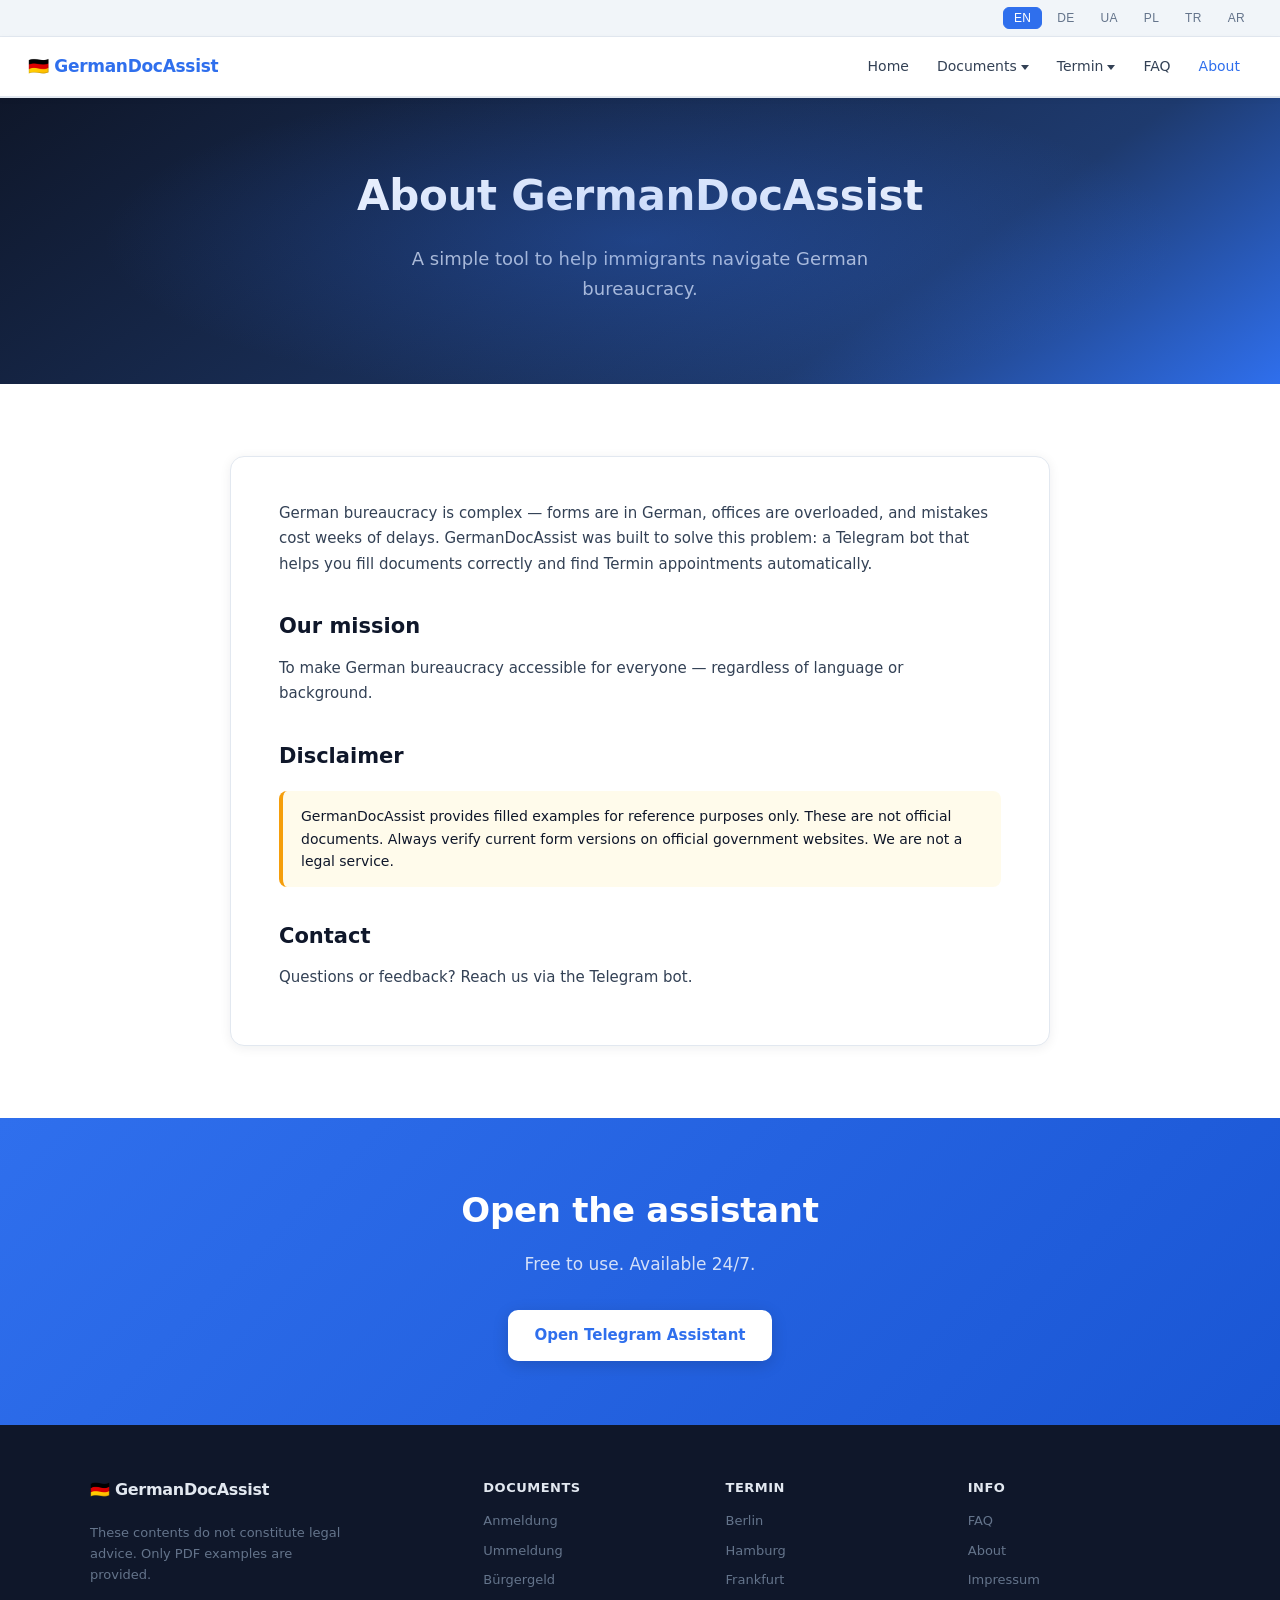
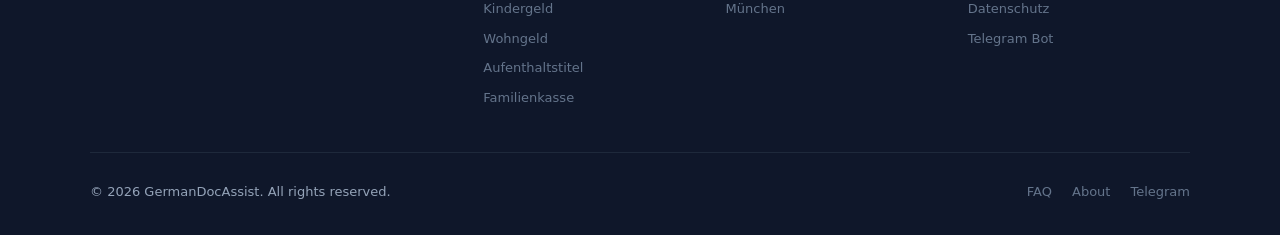
<file: seo-site/about.html>
<!DOCTYPE html>
<html lang="en" dir="ltr">
<head>
  <meta charset="UTF-8">
  <meta name="viewport" content="width=device-width, initial-scale=1.0">
  <title>About GermanDocAssist — Telegram Bot for German Documents</title>
  <meta name="description" content="GermanDocAssist helps immigrants in Germany fill documents like Anmeldung, Bürgergeld, Kindergeld and find Termin at Bürgeramt. Available in 6 languages.">
  <meta property="og:type" content="website">
  <meta property="og:title" content="About GermanDocAssist — Telegram Bot for German Documents">
  <meta property="og:description" content="GermanDocAssist helps immigrants in Germany fill documents correctly and find Bürgeramt appointments. Available in 6 languages.">
  <meta property="og:url" content="https://germandocassist.com/about.html">
  <meta property="og:image" content="https://germandocassist.com/og-image.png">
  <meta property="og:site_name" content="GermanDocAssist">
  <meta name="twitter:card" content="summary_large_image">
  <link rel="canonical" href="https://germandocassist.com/about.html">
  <link rel="alternate" hreflang="en" href="https://germandocassist.com/about.html?lang=en">
  <link rel="alternate" hreflang="de" href="https://germandocassist.com/about.html?lang=de">
  <link rel="alternate" hreflang="uk" href="https://germandocassist.com/about.html?lang=uk">
  <link rel="alternate" hreflang="pl" href="https://germandocassist.com/about.html?lang=pl">
  <link rel="alternate" hreflang="tr" href="https://germandocassist.com/about.html?lang=tr">
  <link rel="alternate" hreflang="ar" href="https://germandocassist.com/about.html?lang=ar">
  <link rel="alternate" hreflang="x-default" href="https://germandocassist.com/about.html">
  <script type="application/ld+json">
  {
    "@context": "https://schema.org",
    "@type": "Organization",
    "name": "GermanDocAssist",
    "url": "https://germandocassist.com/",
    "description": "PDF tool that generates pre-filled examples of German bureaucratic documents. Not legal advice.",
    "sameAs": ["https://t.me/DE_PDF_Assistant_bot"]
  }
  </script>
  <link rel="stylesheet" href="css/styles.css">
  <script>
    window.PAGE_TRANSLATIONS = {
      en: { page_title:"About GermanDocAssist", page_sub:"A simple tool to help immigrants navigate German bureaucracy.", about_text:"German bureaucracy is complex — forms are in German, offices are overloaded, and mistakes cost weeks of delays. GermanDocAssist was built to solve this problem: a Telegram bot that helps you fill documents correctly and find Termin appointments automatically.", mission_title:"Our mission", mission_text:"To make German bureaucracy accessible for everyone — regardless of language or background.", disclaimer_title:"Disclaimer", disclaimer_text:"GermanDocAssist provides filled examples for reference purposes only. These are not official documents. Always verify current form versions on official government websites. We are not a legal service.", contact_title:"Contact", contact_text:"Questions or feedback? Reach us via the Telegram bot.", cta_title:"Open the assistant", cta_sub:"Free to use. Available 24/7." },
      de: { page_title:"Über GermanDocAssist", page_sub:"Ein einfaches Tool für Einwanderer in Deutschland.", about_text:"Deutsche Bürokratie ist komplex — Formulare sind auf Deutsch, Ämter überlastet, Fehler kosten Wochen. GermanDocAssist löst dieses Problem: ein Telegram-Bot der beim korrekten Ausfüllen von Dokumenten hilft.", mission_title:"Unsere Mission", mission_text:"Deutsche Bürokratie für alle zugänglich machen — unabhängig von Sprache oder Herkunft.", disclaimer_title:"Haftungsausschluss", disclaimer_text:"GermanDocAssist stellt nur Beispiele zur Orientierung bereit. Keine offiziellen Dokumente. Kein Rechtsservice.", contact_title:"Kontakt", contact_text:"Fragen? Über den Telegram-Bot erreichbar.", cta_title:"Assistenten öffnen", cta_sub:"Kostenlos nutzbar. 24/7 verfügbar." },
      ua: { page_title:"Про GermanDocAssist", page_sub:"Простий інструмент для іммігрантів у Німеччині.", about_text:"Німецька бюрократія складна — форми на німецькій, офіси перевантажені, помилки коштують тижнів затримок. GermanDocAssist вирішує цю проблему: Telegram-бот допомагає правильно заповнити документи та знайти Termin.", mission_title:"Наша місія", mission_text:"Зробити німецьку бюрократію доступною для всіх — незалежно від мови чи походження.", disclaimer_title:"Відмова від відповідальності", disclaimer_text:"GermanDocAssist надає лише заповнені приклади для ознайомлення. Це не офіційні документи. Не юридична послуга.", contact_title:"Контакт", contact_text:"Питання? Пишіть через Telegram-бот.", cta_title:"Відкрити асистент", cta_sub:"Безкоштовно. Доступно 24/7." },
      pl: { page_title:"O GermanDocAssist", page_sub:"Proste narzędzie dla imigrantów w Niemczech.", about_text:"GermanDocAssist to bot Telegram pomagający wypełniać dokumenty i znajdować terminy w Bürgeramt.", mission_title:"Nasza misja", mission_text:"Uczynić niemiecką biurokrację dostępną dla wszystkich.", disclaimer_title:"Zastrzeżenie", disclaimer_text:"GermanDocAssist dostarcza wyłącznie przykłady wzorcowe. Nie jest to usługa prawna.", contact_title:"Kontakt", contact_text:"Pytania? Napisz przez bota Telegram.", cta_title:"Otwórz asystenta", cta_sub:"Bezpłatny. Dostępny 24/7." },
      tr: { page_title:"GermanDocAssist Hakkında", page_sub:"Almanya'daki göçmenler için basit bir araç.", about_text:"GermanDocAssist, Alman belgelerini doldurmaya ve Bürgeramt randevusu bulmaya yardımcı olan bir Telegram botudur.", mission_title:"Misyonumuz", mission_text:"Alman bürokrasisini dil veya köken fark etmeksizin herkes için erişilebilir kılmak.", disclaimer_title:"Feragatname", disclaimer_text:"GermanDocAssist yalnızca referans örnekleri sağlar. Resmi belge veya hukuki hizmet değildir.", contact_title:"İletişim", contact_text:"Sorularınız için Telegram botuna yazın.", cta_title:"Asistanı aç", cta_sub:"Ücretsiz. 7/24 mevcut." },
      ar: { page_title:"عن GermanDocAssist", page_sub:"أداة بسيطة للمهاجرين في ألمانيا.", about_text:"GermanDocAssist هو بوت تيليجرام يساعد في ملء المستندات الألمانية والعثور على مواعيد Bürgeramt.", mission_title:"مهمتنا", mission_text:"جعل البيروقراطية الألمانية في متناول الجميع بغض النظر عن اللغة أو الخلفية.", disclaimer_title:"إخلاء المسؤولية", disclaimer_text:"يوفر GermanDocAssist أمثلة للاسترشاد فقط. ليست مستندات رسمية وليست خدمة قانونية.", contact_title:"التواصل", contact_text:"أسئلة؟ تواصل عبر بوت تيليجرام.", cta_title:"افتح المساعد", cta_sub:"مجاني. متاح 24/7." },
    };
  </script>
</head>
<body>
<div class="lang-bar">
  <button class="lang-btn" data-lang="en">EN</button><button class="lang-btn" data-lang="de">DE</button>
  <button class="lang-btn" data-lang="ua">UA</button><button class="lang-btn" data-lang="pl">PL</button>
  <button class="lang-btn" data-lang="tr">TR</button><button class="lang-btn" data-lang="ar">AR</button>
</div>
<nav id="main-nav">
  <a href="index.html" class="nav-logo">🇩🇪 GermanDocAssist</a>
  <ul class="nav-links" id="nav-links">
    <li><a href="index.html">Home</a></li>
    <li>
      <a href="#" class="has-dropdown">Documents</a>
      <div class="nav-dropdown">
        <a href="anmeldung.html">🏠 Anmeldung</a>
        <a href="ummeldung.html">📦 Ummeldung</a>
        <a href="buergergeld.html">💶 Bürgergeld</a>
        <a href="kindergeld.html">👶 Kindergeld</a>
        <a href="wohngeld.html">🏘 Wohngeld</a>
        <a href="aufenthaltstitel.html">🛂 Aufenthaltstitel</a>
        <a href="familienkasse.html">👨‍👩‍👧 Familienkasse</a>
        <div class="dropdown-divider"></div>
        <a href="https://t.me/DE_PDF_Assistant_bot">📋 All documents →</a>
      </div>
    </li>
    <li>
      <a href="#" class="has-dropdown">Termin</a>
      <div class="nav-dropdown">
        <a href="termin-berlin.html">🏙 Berlin</a>
        <a href="termin-berlin.html">🏙 Hamburg</a>
        <a href="termin-berlin.html">🏙 Frankfurt</a>
        <a href="termin-berlin.html">🏙 Düsseldorf</a>
        <a href="termin-berlin.html">🏙 München</a>
      </div>
    </li>
    <li><a href="faq.html">FAQ</a></li>
    <li><a href="about.html" class="active">About</a></li>
  </ul>
  <button class="nav-mobile-btn" id="nav-toggle" aria-label="Menu">☰</button>
</nav>
<div class="page-hero">
  <h1 data-i18n="page_title">About GermanDocAssist</h1>
  <p data-i18n="page_sub">A simple tool for immigrants in Germany.</p>
</div>
<section><div class="container"><div class="content-card">
  <p data-i18n="about_text"></p>
  <h2 data-i18n="mission_title">Our mission</h2><p data-i18n="mission_text"></p>
  <h2 data-i18n="disclaimer_title">Disclaimer</h2>
  <div class="warning" data-i18n="disclaimer_text"></div>
  <h2 data-i18n="contact_title">Contact</h2><p data-i18n="contact_text"></p>
</div></div></section>
<section class="cta-banner">
  <h2 data-i18n="cta_title">Open the assistant</h2>
  <p data-i18n="cta_sub">Free. 24/7.</p>
  <a href="https://t.me/DE_PDF_Assistant_bot" class="cta-btn" data-i18n="cta_open">Open Telegram Assistant</a>
</section>
<footer>
  <div class="footer-inner">
    <div class="footer-brand">
      <a href="index.html" class="nav-logo">🇩🇪 GermanDocAssist</a>
      <p style="margin-top:10px;font-size:13px;color:#64748b;max-width:260px" data-i18n="footer_disclaimer">Filled examples are for reference only.</p>
    </div>
    <div class="footer-nav-group">
      <div class="footer-col">
        <h4>Documents</h4>
        <a href="anmeldung.html">Anmeldung</a>
        <a href="ummeldung.html">Ummeldung</a>
        <a href="buergergeld.html">Bürgergeld</a>
        <a href="kindergeld.html">Kindergeld</a>
        <a href="wohngeld.html">Wohngeld</a>
        <a href="aufenthaltstitel.html">Aufenthaltstitel</a>
        <a href="familienkasse.html">Familienkasse</a>
      </div>
      <div class="footer-col">
        <h4>Termin</h4>
        <a href="termin-berlin.html">Berlin</a>
        <a href="termin-berlin.html">Hamburg</a>
        <a href="termin-berlin.html">Frankfurt</a>
        <a href="termin-berlin.html">München</a>
      </div>
      <div class="footer-col">
        <h4>Info</h4>
        <a href="faq.html">FAQ</a>
        <a href="about.html">About</a>
        <a href="impressum.html">Impressum</a>
        <a href="datenschutz.html">Datenschutz</a>
        <a href="https://t.me/DE_PDF_Assistant_bot">Telegram Bot</a>
      </div>
    </div>
  </div>
  <div class="footer-bottom">
    <p data-i18n="footer_copy">© 2026 GermanDocAssist. All rights reserved.</p>
    <div class="footer-links">
      <a href="faq.html">FAQ</a><a href="about.html">About</a><a href="https://t.me/DE_PDF_Assistant_bot">Telegram</a>
    </div>
  </div>
</footer>
<script src="js/lang-switch.js"></script>
<script>
  const navToggle = document.getElementById('nav-toggle');
  const mainNav = document.getElementById('main-nav');
  if (navToggle) navToggle.addEventListener('click', () => {
    mainNav.classList.toggle('nav-mobile-open');
    navToggle.textContent = mainNav.classList.contains('nav-mobile-open') ? '✕' : '☰';
  });
</script>
</body>
</html>
</file>
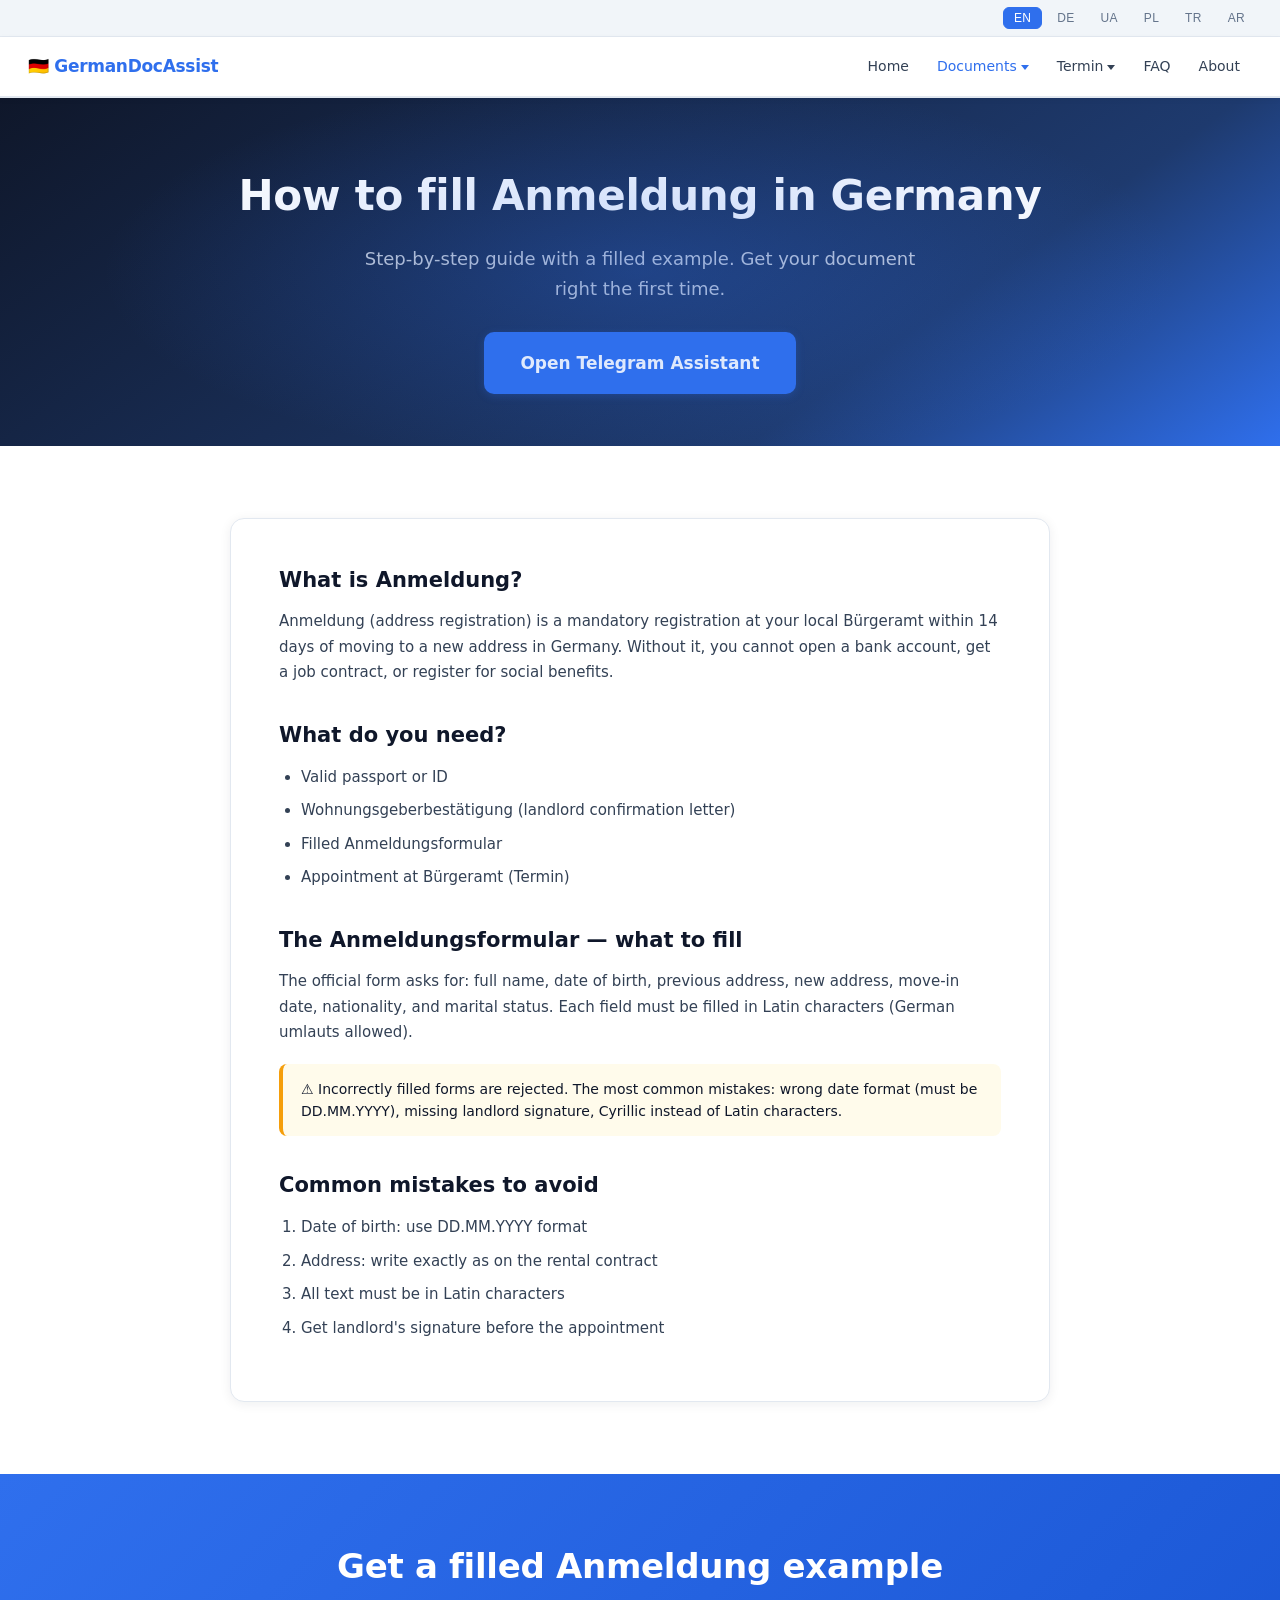
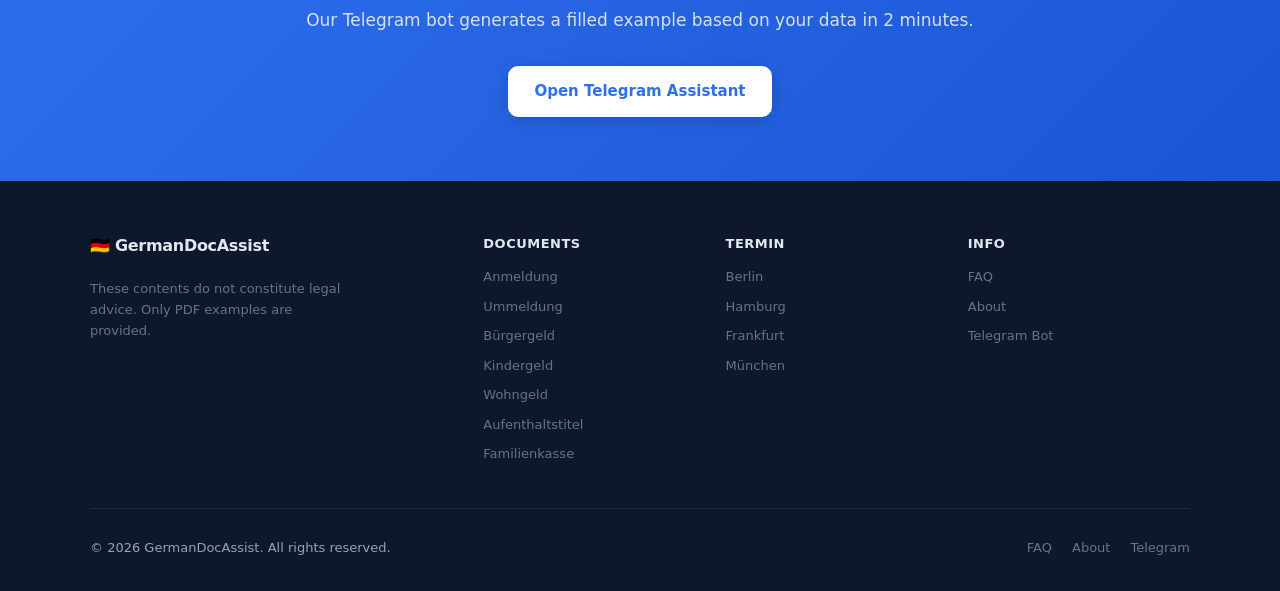
<file: seo-site/anmeldung.html>
<!DOCTYPE html>
<html lang="en" dir="ltr">
<head>
  <meta charset="UTF-8">
  <meta name="viewport" content="width=device-width, initial-scale=1.0">
  <title>How to Fill Anmeldung Form in Germany — Filled Example &amp; Help | GermanDocAssist</title>
  <meta name="description" content="Step-by-step guide to fill the Anmeldung form in Germany. Get a filled example PDF. Available in English, Ukrainian, Polish, Turkish, Arabic, German.">
  <meta name="keywords" content="anmeldung form example, how to fill anmeldung germany, anmeldung ausfüllen hilfe, anmeldung berlin, address registration germany">
  <meta property="og:type" content="article">
  <meta property="og:title" content="How to Fill Anmeldung Form in Germany — GermanDocAssist">
  <meta property="og:description" content="Step-by-step guide to fill the Anmeldung form. Get a filled example PDF in your language.">
  <meta property="og:url" content="https://germandocassist.com/anmeldung.html">
  <meta property="og:image" content="https://germandocassist.com/og-image.png">
  <meta property="og:site_name" content="GermanDocAssist">
  <meta name="twitter:card" content="summary_large_image">
  <link rel="canonical" href="https://germandocassist.com/anmeldung.html">
  <link rel="alternate" hreflang="en" href="https://germandocassist.com/anmeldung.html?lang=en">
  <link rel="alternate" hreflang="de" href="https://germandocassist.com/anmeldung.html?lang=de">
  <link rel="alternate" hreflang="uk" href="https://germandocassist.com/anmeldung.html?lang=uk">
  <link rel="alternate" hreflang="pl" href="https://germandocassist.com/anmeldung.html?lang=pl">
  <link rel="alternate" hreflang="tr" href="https://germandocassist.com/anmeldung.html?lang=tr">
  <link rel="alternate" hreflang="ar" href="https://germandocassist.com/anmeldung.html?lang=ar">
  <link rel="alternate" hreflang="x-default" href="https://germandocassist.com/anmeldung.html">
  <script type="application/ld+json">
  {
    "@context": "https://schema.org",
    "@type": "Article",
    "headline": "How to Fill Anmeldung Form in Germany",
    "description": "Step-by-step guide to fill the Anmeldung (address registration) form in Germany with a filled example.",
    "url": "https://germandocassist.com/anmeldung.html",
    "inLanguage": ["en", "de", "uk", "pl", "tr", "ar"],
    "publisher": { "@type": "Organization", "name": "GermanDocAssist", "url": "https://germandocassist.com/" }
  }
  </script>
  <link rel="stylesheet" href="css/styles.css">
  <script>
    window.PAGE_TRANSLATIONS = {
      en: {
        page_title: "How to fill Anmeldung in Germany",
        page_sub: "Step-by-step guide with a filled example. Get your document right the first time.",
        what_title: "What is Anmeldung?",
        what_text: "Anmeldung (address registration) is a mandatory registration at your local Bürgeramt within 14 days of moving to a new address in Germany. Without it, you cannot open a bank account, get a job contract, or register for social benefits.",
        need_title: "What do you need?",
        need_items: "<li>Valid passport or ID</li><li>Wohnungsgeberbestätigung (landlord confirmation letter)</li><li>Filled Anmeldungsformular</li><li>Appointment at Bürgeramt (Termin)</li>",
        form_title: "The Anmeldungsformular — what to fill",
        form_text: "The official form asks for: full name, date of birth, previous address, new address, move-in date, nationality, and marital status. Each field must be filled in Latin characters (German umlauts allowed).",
        warn_text: "⚠️ Incorrectly filled forms are rejected. The most common mistakes: wrong date format (must be DD.MM.YYYY), missing landlord signature, Cyrillic instead of Latin characters.",
        tips_title: "Common mistakes to avoid",
        tips_items: "<li>Date of birth: use DD.MM.YYYY format</li><li>Address: write exactly as on the rental contract</li><li>All text must be in Latin characters</li><li>Get landlord's signature before the appointment</li>",
        cta_title: "Get a filled Anmeldung example",
        cta_sub: "Our Telegram bot generates a filled example based on your data in 2 minutes.",
      },
      de: {
        page_title: "So füllen Sie das Anmeldeformular aus",
        page_sub: "Schritt-für-Schritt-Anleitung mit ausgefülltem Beispiel. Gleich beim ersten Mal richtig.",
        what_title: "Was ist die Anmeldung?",
        what_text: "Die Anmeldung ist die Pflichtregistrierung beim Bürgeramt innerhalb von 14 Tagen nach dem Einzug in eine neue Wohnung. Ohne Anmeldung können Sie kein Bankkonto eröffnen, keinen Arbeitsvertrag erhalten oder Sozialleistungen beantragen.",
        need_title: "Was Sie benötigen:",
        need_items: "<li>Gültiger Reisepass oder Personalausweis</li><li>Wohnungsgeberbestätigung</li><li>Ausgefülltes Anmeldeformular</li><li>Termin beim Bürgeramt</li>",
        form_title: "Das Anmeldeformular — was auszufüllen ist",
        form_text: "Das offizielle Formular fragt nach: vollständigem Namen, Geburtsdatum, vorheriger Adresse, neuer Adresse, Einzugsdatum, Nationalität und Familienstand.",
        warn_text: "⚠️ Falsch ausgefüllte Formulare werden abgelehnt. Häufigste Fehler: falsches Datumsformat, fehlende Vermieterunterschrift, kyrillische statt lateinischer Buchstaben.",
        tips_title: "Häufige Fehler vermeiden",
        tips_items: "<li>Geburtsdatum: Format TT.MM.JJJJ verwenden</li><li>Adresse genau wie im Mietvertrag</li><li>Alles in lateinischen Buchstaben</li><li>Vermieterunterschrift vor dem Termin einholen</li>",
        cta_title: "Ausgefülltes Anmeldungsbeispiel erhalten",
        cta_sub: "Unser Telegram-Bot erstellt in 2 Minuten ein ausgefülltes Beispiel basierend auf Ihren Daten.",
      },
      ua: {
        page_title: "Як заповнити Anmeldung у Німеччині",
        page_sub: "Покрокова інструкція із заповненим прикладом. Зроби правильно з першого разу.",
        what_title: "Що таке Anmeldung?",
        what_text: "Anmeldung — обов'язкова реєстрація за місцем проживання у Bürgeramt протягом 14 днів після переїзду. Без неї не можна відкрити рахунок у банку, підписати трудовий договір або отримати соціальні виплати.",
        need_title: "Що потрібно:",
        need_items: "<li>Дійсний паспорт або ID</li><li>Wohnungsgeberbestätigung (підтвердження від орендодавця)</li><li>Заповнений Anmeldeformular</li><li>Запис у Bürgeramt (Termin)</li>",
        form_title: "Що заповнювати у формулярі",
        form_text: "Офіційний бланк запитує: повне ім'я, дату народження, попередню адресу, нову адресу, дату в'їзду, громадянство та сімейний стан. Усе потрібно писати латиницею.",
        warn_text: "⚠️ Неправильно заповнені форми відхиляються. Найчастіші помилки: неправильний формат дати, відсутній підпис орендодавця, кирилиця замість латиниці.",
        tips_title: "Поширені помилки",
        tips_items: "<li>Дата народження: формат ДД.ММ.РРРР</li><li>Адреса — точно як у договорі оренди</li><li>Увесь текст — тільки латиницею</li><li>Підпис орендодавця до запису</li>",
        cta_title: "Отримай заповнений приклад Anmeldung",
        cta_sub: "Наш Telegram-бот генерує заповнений приклад на основі твоїх даних за 2 хвилини.",
      },
      pl: {
        page_title: "Jak wypełnić formularz Anmeldung w Niemczech",
        page_sub: "Przewodnik krok po kroku z wypełnionym przykładem. Zrób to dobrze za pierwszym razem.",
        what_title: "Co to jest Anmeldung?",
        what_text: "Anmeldung to obowiązkowe zameldowanie w Bürgeramt w ciągu 14 dni od przeprowadzki. Bez niego nie można otworzyć konta bankowego, podpisać umowy o pracę ani ubiegać się o świadczenia socjalne.",
        need_title: "Co jest potrzebne:",
        need_items: "<li>Ważny paszport lub dowód osobisty</li><li>Wohnungsgeberbestätigung (potwierdzenie od wynajmującego)</li><li>Wypełniony formularz Anmeldung</li><li>Wizyta w Bürgeramt (Termin)</li>",
        form_title: "Co wypełnić w formularzu",
        form_text: "Oficjalny formularz wymaga: imienia i nazwiska, daty urodzenia, poprzedniego adresu, nowego adresu, daty wprowadzenia, obywatelstwa i stanu cywilnego.",
        warn_text: "⚠️ Błędnie wypełnione formularze są odrzucane. Najczęstsze błędy: zły format daty, brak podpisu wynajmującego, cyrylica zamiast liter łacińskich.",
        tips_title: "Typowe błędy",
        tips_items: "<li>Data urodzenia: format DD.MM.RRRR</li><li>Adres dokładnie jak w umowie najmu</li><li>Cały tekst — tylko litery łacińskie</li><li>Podpis wynajmującego przed wizytą</li>",
        cta_title: "Otrzymaj wypełniony przykład Anmeldung",
        cta_sub: "Nasz bot Telegram tworzy wypełniony przykład na podstawie Twoich danych w 2 minuty.",
      },
      tr: {
        page_title: "Almanya'da Anmeldung Formu Nasıl Doldurulur",
        page_sub: "Doldurulmuş örnekle adım adım rehber. İlk seferinde doğru yapın.",
        what_title: "Anmeldung nedir?",
        what_text: "Anmeldung, Almanya'da yeni bir adrese taşındıktan sonra 14 gün içinde Bürgeramt'ta yapılması zorunlu adres tescilidir. Onsuz banka hesabı açamaz, iş sözleşmesi imzalayamaz veya sosyal yardım alamazsınız.",
        need_title: "Gerekenler:",
        need_items: "<li>Geçerli pasaport veya kimlik</li><li>Wohnungsgeberbestätigung (ev sahibi onay mektubu)</li><li>Doldurulmuş Anmeldung formu</li><li>Bürgeramt randevusu (Termin)</li>",
        form_title: "Formda ne doldurulur",
        form_text: "Resmi form şunları ister: tam ad, doğum tarihi, önceki adres, yeni adres, taşınma tarihi, uyruk ve medeni durum. Her şey Latin harfleriyle yazılmalıdır.",
        warn_text: "⚠️ Yanlış doldurulan formlar reddedilir. En yaygın hatalar: yanlış tarih formatı, ev sahibi imzasının eksikliği, Latin yerine Kiril harfleri.",
        tips_title: "Sık yapılan hatalar",
        tips_items: "<li>Doğum tarihi: GG.AA.YYYY formatı</li><li>Adres kira sözleşmesindeki gibi</li><li>Tüm metin Latin harfleriyle</li><li>Randevudan önce ev sahibi imzası alın</li>",
        cta_title: "Doldurulmuş Anmeldung örneği alın",
        cta_sub: "Telegram botumuz 2 dakikada verilerinize göre doldurulmuş bir örnek oluşturur.",
      },
      ar: {
        page_title: "كيفية تعبئة نموذج Anmeldung في ألمانيا",
        page_sub: "دليل خطوة بخطوة مع مثال مملوء. افعل الأمر بشكل صحيح من المرة الأولى.",
        what_title: "ما هو Anmeldung؟",
        what_text: "Anmeldung هو التسجيل الإلزامي للعنوان في Bürgeramt خلال 14 يومًا من الانتقال إلى عنوان جديد. بدونه لا يمكنك فتح حساب مصرفي أو توقيع عقد عمل أو الحصول على المزايا الاجتماعية.",
        need_title: "ما تحتاجه:",
        need_items: "<li>جواز سفر أو هوية سارية</li><li>Wohnungsgeberbestätigung (رسالة تأكيد من المالك)</li><li>نموذج Anmeldung مملوء</li><li>موعد في Bürgeramt</li>",
        form_title: "ما يجب تعبئته في النموذج",
        form_text: "يطلب النموذج الرسمي: الاسم الكامل، تاريخ الميلاد، العنوان السابق، العنوان الجديد، تاريخ الانتقال، الجنسية، والحالة الاجتماعية. يجب كتابة كل شيء بالحروف اللاتينية.",
        warn_text: "⚠️ يتم رفض النماذج المملوءة بشكل غير صحيح. الأخطاء الأكثر شيوعًا: صيغة تاريخ خاطئة، غياب توقيع المالك، أحرف سيريلية بدلاً من اللاتينية.",
        tips_title: "أخطاء شائعة يجب تجنبها",
        tips_items: "<li>تاريخ الميلاد: استخدم صيغة يوم.شهر.سنة</li><li>العنوان كما في عقد الإيجار تمامًا</li><li>جميع النصوص بالحروف اللاتينية</li><li>احصل على توقيع المالك قبل الموعد</li>",
        cta_title: "احصل على مثال Anmeldung مملوء",
        cta_sub: "بوت تيليجرام الخاص بنا ينشئ مثالاً مملوءًا بناءً على بياناتك في دقيقتين.",
      },
    };
  </script>
</head>
<body>
<div class="lang-bar">
  <button class="lang-btn" data-lang="en">EN</button>
  <button class="lang-btn" data-lang="de">DE</button>
  <button class="lang-btn" data-lang="ua">UA</button>
  <button class="lang-btn" data-lang="pl">PL</button>
  <button class="lang-btn" data-lang="tr">TR</button>
  <button class="lang-btn" data-lang="ar">AR</button>
</div>
<nav id="main-nav">
  <a href="index.html" class="nav-logo">🇩🇪 GermanDocAssist</a>
  <ul class="nav-links" id="nav-links">
    <li><a href="index.html">Home</a></li>
    <li>
      <a href="#" class="has-dropdown active">Documents</a>
      <div class="nav-dropdown">
        <a href="anmeldung.html">🏠 Anmeldung</a>
        <a href="ummeldung.html">📦 Ummeldung</a>
        <a href="buergergeld.html">💶 Bürgergeld</a>
        <a href="kindergeld.html">👶 Kindergeld</a>
        <a href="wohngeld.html">🏘 Wohngeld</a>
        <a href="aufenthaltstitel.html">🛂 Aufenthaltstitel</a>
        <a href="familienkasse.html">👨‍👩‍👧 Familienkasse</a>
        <div class="dropdown-divider"></div>
        <a href="https://t.me/DE_PDF_Assistant_bot">📋 All documents →</a>
      </div>
    </li>
    <li>
      <a href="#" class="has-dropdown">Termin</a>
      <div class="nav-dropdown">
        <a href="termin-berlin.html">🏙 Berlin</a>
        <a href="termin-berlin.html">🏙 Hamburg</a>
        <a href="termin-berlin.html">🏙 Frankfurt</a>
        <a href="termin-berlin.html">🏙 Düsseldorf</a>
        <a href="termin-berlin.html">🏙 München</a>
      </div>
    </li>
    <li><a href="faq.html">FAQ</a></li>
    <li><a href="about.html">About</a></li>
  </ul>
  <button class="nav-mobile-btn" id="nav-toggle" aria-label="Menu">☰</button>
</nav>

<div class="page-hero">
  <h1 data-i18n="page_title">How to fill Anmeldung in Germany</h1>
  <p data-i18n="page_sub">Step-by-step guide with a filled example.</p>
  <a href="https://t.me/DE_PDF_Assistant_bot" class="cta-btn large" data-i18n="cta_open">Open Telegram Assistant</a>
</div>

<section>
  <div class="container">
    <div class="content-card">
      <h2 data-i18n="what_title">What is Anmeldung?</h2>
      <p data-i18n="what_text"></p>

      <h2 data-i18n="need_title">What do you need?</h2>
      <ul data-i18n="need_items"></ul>

      <h2 data-i18n="form_title">The Anmeldungsformular — what to fill</h2>
      <p data-i18n="form_text"></p>
      <div class="warning" data-i18n="warn_text"></div>

      <h2 data-i18n="tips_title">Common mistakes to avoid</h2>
      <ol data-i18n="tips_items"></ol>
    </div>
  </div>
</section>

<section class="cta-banner">
  <h2 data-i18n="cta_title">Get a filled Anmeldung example</h2>
  <p data-i18n="cta_sub">Our Telegram bot generates a filled example in 2 minutes.</p>
  <a href="https://t.me/DE_PDF_Assistant_bot" class="cta-btn" data-i18n="cta_open">Open Telegram Assistant</a>
</section>

<footer>
  <div class="footer-inner">
    <div class="footer-brand">
      <a href="index.html" class="nav-logo">🇩🇪 GermanDocAssist</a>
      <p style="margin-top:10px;font-size:13px;color:#64748b;max-width:260px" data-i18n="footer_disclaimer">Filled examples are for reference only and are not official documents.</p>
    </div>
    <div class="footer-nav-group">
      <div class="footer-col">
        <h4>Documents</h4>
        <a href="anmeldung.html">Anmeldung</a>
        <a href="ummeldung.html">Ummeldung</a>
        <a href="buergergeld.html">Bürgergeld</a>
        <a href="kindergeld.html">Kindergeld</a>
        <a href="wohngeld.html">Wohngeld</a>
        <a href="aufenthaltstitel.html">Aufenthaltstitel</a>
        <a href="familienkasse.html">Familienkasse</a>
      </div>
      <div class="footer-col">
        <h4>Termin</h4>
        <a href="termin-berlin.html">Berlin</a>
        <a href="termin-berlin.html">Hamburg</a>
        <a href="termin-berlin.html">Frankfurt</a>
        <a href="termin-berlin.html">München</a>
      </div>
      <div class="footer-col">
        <h4>Info</h4>
        <a href="faq.html">FAQ</a>
        <a href="about.html">About</a>
        <a href="https://t.me/DE_PDF_Assistant_bot">Telegram Bot</a>
      </div>
    </div>
  </div>
  <div class="footer-bottom">
    <p data-i18n="footer_copy">© 2026 GermanDocAssist. All rights reserved.</p>
    <div class="footer-links">
      <a href="faq.html">FAQ</a>
      <a href="about.html">About</a>
      <a href="https://t.me/DE_PDF_Assistant_bot">Telegram</a>
    </div>
  </div>
</footer>
<script src="js/lang-switch.js"></script>
<script>
  const navToggle = document.getElementById('nav-toggle');
  const mainNav = document.getElementById('main-nav');
  navToggle.addEventListener('click', () => {
    mainNav.classList.toggle('nav-mobile-open');
    navToggle.textContent = mainNav.classList.contains('nav-mobile-open') ? '✕' : '☰';
  });
</script>
</body>
</html>
</file>
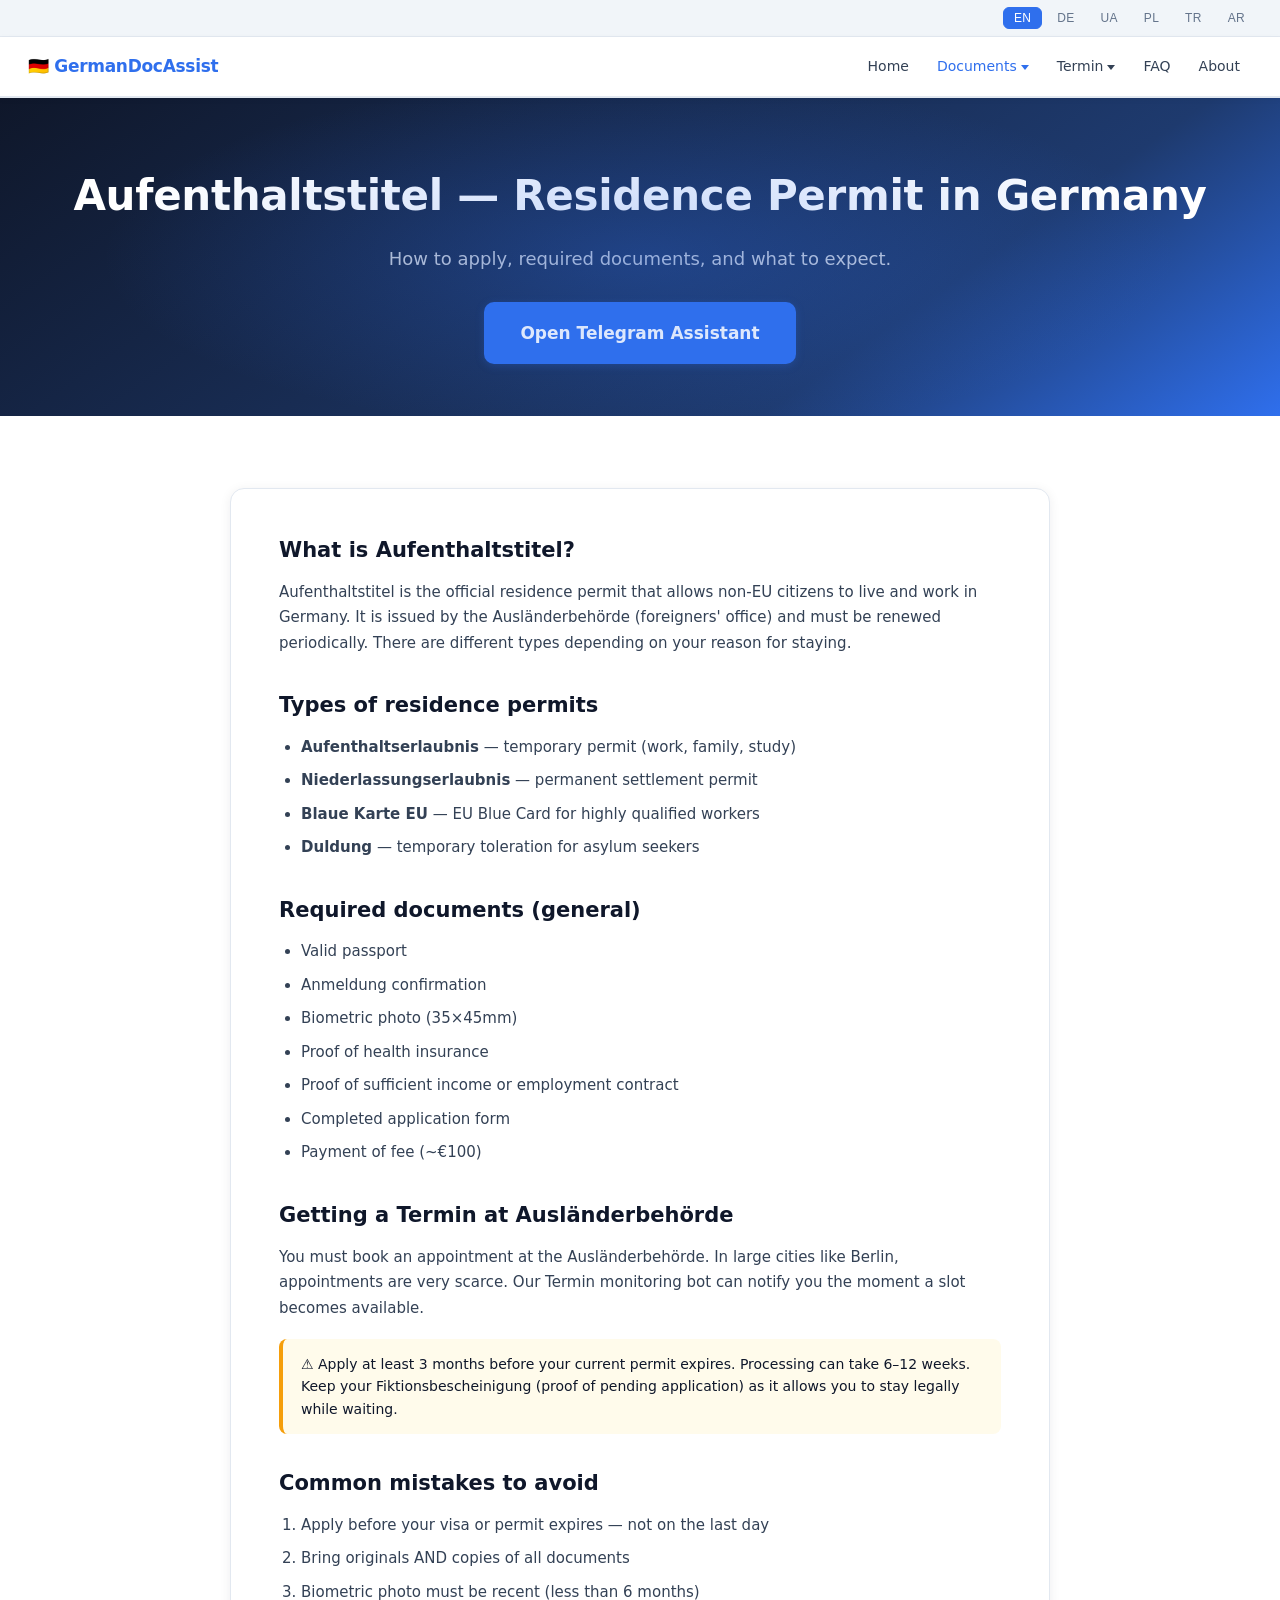
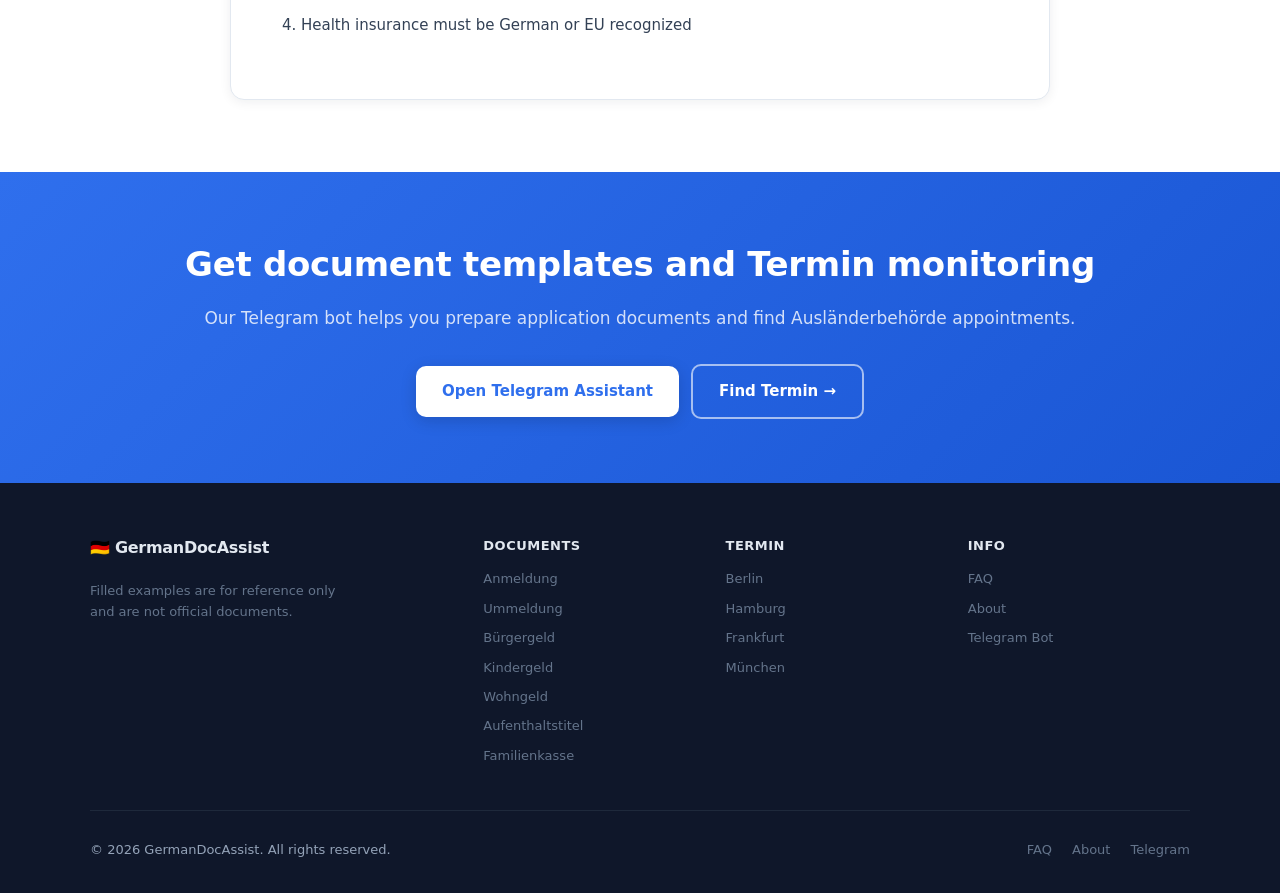
<file: seo-site/aufenthaltstitel.html>
<!DOCTYPE html>
<html lang="en" dir="ltr">
<head>
  <meta charset="UTF-8">
  <meta name="viewport" content="width=device-width, initial-scale=1.0">
  <title>Aufenthaltstitel Application Germany — Residence Permit Guide | GermanDocAssist</title>
  <meta name="description" content="How to apply for Aufenthaltstitel (residence permit) in Germany. Required documents, types of permits, filled application example. Guide in 6 languages.">
  <meta name="keywords" content="aufenthaltstitel germany, aufenthaltstitel beantragen, residence permit germany, ausländerbehörde termin, aufenthaltserlaubnis">
  <meta property="og:type" content="article">
  <meta property="og:title" content="Aufenthaltstitel Application Guide Germany — GermanDocAssist">
  <meta property="og:description" content="How to apply for a residence permit in Germany. Filled example and step-by-step guide in 6 languages.">
  <meta property="og:url" content="https://germandocassist.com/aufenthaltstitel.html">
  <meta property="og:image" content="https://germandocassist.com/og-image.png">
  <meta property="og:site_name" content="GermanDocAssist">
  <meta name="twitter:card" content="summary_large_image">
  <link rel="canonical" href="https://germandocassist.com/aufenthaltstitel.html">
  <link rel="alternate" hreflang="en" href="https://germandocassist.com/aufenthaltstitel.html?lang=en">
  <link rel="alternate" hreflang="de" href="https://germandocassist.com/aufenthaltstitel.html?lang=de">
  <link rel="alternate" hreflang="uk" href="https://germandocassist.com/aufenthaltstitel.html?lang=uk">
  <link rel="alternate" hreflang="pl" href="https://germandocassist.com/aufenthaltstitel.html?lang=pl">
  <link rel="alternate" hreflang="tr" href="https://germandocassist.com/aufenthaltstitel.html?lang=tr">
  <link rel="alternate" hreflang="ar" href="https://germandocassist.com/aufenthaltstitel.html?lang=ar">
  <link rel="alternate" hreflang="x-default" href="https://germandocassist.com/aufenthaltstitel.html">
  <script type="application/ld+json">
  {
    "@context": "https://schema.org",
    "@type": "Article",
    "headline": "How to Apply for Aufenthaltstitel (Residence Permit) in Germany",
    "description": "Complete guide for residence permit application in Germany with document checklist and examples.",
    "url": "https://germandocassist.com/aufenthaltstitel.html",
    "inLanguage": ["en", "de", "uk", "pl", "tr", "ar"],
    "publisher": { "@type": "Organization", "name": "GermanDocAssist", "url": "https://germandocassist.com/" }
  }
  </script>
  <link rel="stylesheet" href="css/styles.css">
  <script>
    window.PAGE_TRANSLATIONS = {
      en: {
        page_title: "Aufenthaltstitel — Residence Permit in Germany",
        page_sub: "How to apply, required documents, and what to expect.",
        what_title: "What is Aufenthaltstitel?",
        what_text: "Aufenthaltstitel is the official residence permit that allows non-EU citizens to live and work in Germany. It is issued by the Ausländerbehörde (foreigners' office) and must be renewed periodically. There are different types depending on your reason for staying.",
        types_title: "Types of residence permits",
        types_items: "<li><strong>Aufenthaltserlaubnis</strong> — temporary permit (work, family, study)</li><li><strong>Niederlassungserlaubnis</strong> — permanent settlement permit</li><li><strong>Blaue Karte EU</strong> — EU Blue Card for highly qualified workers</li><li><strong>Duldung</strong> — temporary toleration for asylum seekers</li>",
        docs_title: "Required documents (general)",
        docs_items: "<li>Valid passport</li><li>Anmeldung confirmation</li><li>Biometric photo (35×45mm)</li><li>Proof of health insurance</li><li>Proof of sufficient income or employment contract</li><li>Completed application form</li><li>Payment of fee (~€100)</li>",
        termin_title: "Getting a Termin at Ausländerbehörde",
        termin_text: "You must book an appointment at the Ausländerbehörde. In large cities like Berlin, appointments are very scarce. Our Termin monitoring bot can notify you the moment a slot becomes available.",
        warn_text: "⚠️ Apply at least 3 months before your current permit expires. Processing can take 6–12 weeks. Keep your Fiktionsbescheinigung (proof of pending application) as it allows you to stay legally while waiting.",
        tips_title: "Common mistakes to avoid",
        tips_items: "<li>Apply before your visa or permit expires — not on the last day</li><li>Bring originals AND copies of all documents</li><li>Biometric photo must be recent (less than 6 months)</li><li>Health insurance must be German or EU recognized</li>",
        cta_title: "Get document templates and Termin monitoring",
        cta_sub: "Our Telegram bot helps you prepare application documents and find Ausländerbehörde appointments.",
        footer_disclaimer: "Filled examples are for reference only and are not official documents.",
        footer_copy: "© 2026 GermanDocAssist. All rights reserved.",
        cta_open: "Open Telegram Assistant",
      },
      de: {
        page_title: "Aufenthaltstitel in Deutschland beantragen",
        page_sub: "So beantragen Sie Ihren Aufenthaltstitel.",
        what_title: "Was ist ein Aufenthaltstitel?",
        what_text: "Der Aufenthaltstitel erlaubt Nicht-EU-Bürgern, in Deutschland zu leben und zu arbeiten. Er wird von der Ausländerbehörde ausgestellt und muss regelmäßig verlängert werden.",
        types_title: "Arten von Aufenthaltstiteln",
        types_items: "<li><strong>Aufenthaltserlaubnis</strong> — befristete Erlaubnis (Arbeit, Familie, Studium)</li><li><strong>Niederlassungserlaubnis</strong> — unbefristete Niederlassung</li><li><strong>Blaue Karte EU</strong> — für Hochqualifizierte</li><li><strong>Duldung</strong> — vorübergehende Aussetzung der Abschiebung</li>",
        docs_title: "Erforderliche Unterlagen",
        docs_items: "<li>Gültiger Reisepass</li><li>Anmeldungsbestätigung</li><li>Biometrisches Foto</li><li>Krankenversicherungsnachweis</li><li>Einkommensnachweis oder Arbeitsvertrag</li><li>Ausgefülltes Antragsformular</li><li>Gebühr ca. 100 €</li>",
        termin_title: "Termin bei der Ausländerbehörde",
        termin_text: "In Großstädten wie Berlin sind Termine sehr rar. Unser Monitoring-Bot kann Sie sofort benachrichtigen.",
        warn_text: "⚠️ Beantragen Sie mindestens 3 Monate vor Ablauf. Bearbeitungszeit 6–12 Wochen.",
        tips_title: "Häufige Fehler",
        tips_items: "<li>Nicht am letzten Tag beantragen</li><li>Originale und Kopien mitbringen</li><li>Foto nicht älter als 6 Monate</li><li>Deutsche oder EU-Krankenversicherung</li>",
        cta_title: "Dokumentenvorlagen und Termin-Monitoring",
        cta_sub: "Unser Bot hilft bei der Vorbereitung und Terminsuche.",
        footer_disclaimer: "Ausgefüllte Beispiele sind nur Referenzmaterial.",
        footer_copy: "© 2026 GermanDocAssist.",
        cta_open: "Telegram-Assistent öffnen",
      },
      ua: {
        page_title: "Aufenthaltstitel — дозвіл на проживання в Німеччині",
        page_sub: "Як подати заявку, які документи потрібні та чого чекати.",
        what_title: "Що таке Aufenthaltstitel?",
        what_text: "Aufenthaltstitel — офіційний дозвіл на проживання, що дозволяє громадянам не-ЄС жити та працювати в Німеччині. Видається Ausländerbehörde та потребує регулярного поновлення.",
        types_title: "Типи дозволів на проживання",
        types_items: "<li><strong>Aufenthaltserlaubnis</strong> — тимчасовий дозвіл</li><li><strong>Niederlassungserlaubnis</strong> — постійне поселення</li><li><strong>Blaue Karte EU</strong> — для висококваліфікованих спеціалістів</li><li><strong>Duldung</strong> — тимчасова толерантність</li>",
        docs_title: "Необхідні документи",
        docs_items: "<li>Дійсний паспорт</li><li>Anmeldung</li><li>Біометричне фото</li><li>Підтвердження медичного страхування</li><li>Підтвердження доходів або трудовий договір</li><li>Заповнена форма заявки</li><li>Оплата (~100 євро)</li>",
        termin_title: "Запис до Ausländerbehörde",
        termin_text: "У великих містах, як Берлін, записи дуже рідкісні. Наш бот моніторингу може сповістити тебе, щойно з'явиться місце.",
        warn_text: "⚠️ Подавай заявку принаймні за 3 місяці до закінчення поточного дозволу. Обробка займає 6–12 тижнів.",
        tips_title: "Поширені помилки",
        tips_items: "<li>Не чекай останнього дня</li><li>Оригінали та копії всіх документів</li><li>Фото — не старше 6 місяців</li><li>Медичне страхування — німецьке або ЄС</li>",
        cta_title: "Шаблони документів та моніторинг Termin",
        cta_sub: "Наш бот допоможе підготувати документи та знайти запис до Ausländerbehörde.",
        footer_disclaimer: "Заповнені приклади є лише довідковими матеріалами.",
        footer_copy: "© 2026 GermanDocAssist.",
        cta_open: "Відкрити Telegram-асистент",
      },
      pl: { page_title:"Aufenthaltstitel — zezwolenie na pobyt w Niemczech", page_sub:"Jak złożyć wniosek i jakie dokumenty są potrzebne.", what_title:"Co to jest Aufenthaltstitel?", what_text:"Aufenthaltstitel to oficjalne zezwolenie na pobyt dla obywateli spoza UE w Niemczech.", types_title:"Rodzaje zezwoleń", types_items:"<li><strong>Aufenthaltserlaubnis</strong> — zezwolenie tymczasowe</li><li><strong>Niederlassungserlaubnis</strong> — stały pobyt</li><li><strong>Blaue Karte EU</strong> — dla wysoko wykwalifikowanych</li>", docs_title:"Wymagane dokumenty", docs_items:"<li>Paszport</li><li>Anmeldung</li><li>Zdjęcie biometryczne</li><li>Ubezpieczenie zdrowotne</li><li>Dowód dochodu</li>", termin_title:"Wizyta w Ausländerbehörde", termin_text:"W dużych miastach terminy są bardzo rzadkie. Nasz bot może powiadomić Cię natychmiast.", warn_text:"⚠️ Złóż wniosek co najmniej 3 miesiące przed wygaśnięciem.", tips_title:"Częste błędy", tips_items:"<li>Nie czekaj do ostatniego dnia</li><li>Oryginały i kopie dokumentów</li>", cta_title:"Szablony dokumentów i monitoring Termin", cta_sub:"Nasz bot pomaga w przygotowaniu i wyszukiwaniu terminów.", footer_disclaimer:"Przykłady tylko informacyjne.", footer_copy:"© 2026 GermanDocAssist.", cta_open:"Otwórz asystenta" },
      tr: { page_title:"Almanya'da Aufenthaltstitel — Oturma İzni", page_sub:"Başvuru rehberi ve gerekli belgeler.", what_title:"Aufenthaltstitel nedir?", what_text:"Aufenthaltstitel, AB dışı vatandaşların Almanya'da yaşamasına ve çalışmasına izin veren resmi oturma iznidir.", types_title:"İzin türleri", types_items:"<li><strong>Aufenthaltserlaubnis</strong> — geçici izin</li><li><strong>Niederlassungserlaubnis</strong> — kalıcı yerleşim</li><li><strong>Blaue Karte EU</strong> — yüksek nitelikli çalışanlar için</li>", docs_title:"Gerekli belgeler", docs_items:"<li>Pasaport</li><li>Anmeldung</li><li>Biyometrik fotoğraf</li><li>Sağlık sigortası</li><li>Gelir kanıtı</li>", termin_title:"Ausländerbehörde randevusu", termin_text:"Berlin gibi büyük şehirlerde randevular çok nadir. Botumuz anında bildirim gönderir.", warn_text:"⚠️ En az 3 ay öncesinden başvurun.", tips_title:"Sık hatalar", tips_items:"<li>Son güne bırakmayın</li><li>Orijinal ve kopyalar</li>", cta_title:"Belge şablonları ve Termin takibi", cta_sub:"Botumuz belge hazırlamada ve randevu bulmada yardımcı olur.", footer_disclaimer:"Örnekler referans amaçlıdır.", footer_copy:"© 2026 GermanDocAssist.", cta_open:"Telegram Asistanını Aç" },
      ar: { page_title:"Aufenthaltstitel — تصريح الإقامة في ألمانيا", page_sub:"كيفية التقدم والمستندات المطلوبة.", what_title:"ما هو Aufenthaltstitel؟", what_text:"Aufenthaltstitel هو تصريح الإقامة الرسمي الذي يسمح لمواطني دول غير الاتحاد الأوروبي بالعيش والعمل في ألمانيا.", types_title:"أنواع تصاريح الإقامة", types_items:"<li><strong>Aufenthaltserlaubnis</strong> — تصريح مؤقت</li><li><strong>Niederlassungserlaubnis</strong> — إقامة دائمة</li><li><strong>Blaue Karte EU</strong> — للعمال المؤهلين</li>", docs_title:"المستندات المطلوبة", docs_items:"<li>جواز سفر ساري</li><li>Anmeldung</li><li>صورة بيومترية</li><li>تأمين صحي</li><li>إثبات الدخل</li>", termin_title:"موعد Ausländerbehörde", termin_text:"في المدن الكبرى كبرلين، المواعيد نادرة جدًا. بوتنا يرسل إشعارًا فوريًا.", warn_text:"⚠️ تقدم قبل 3 أشهر على الأقل من انتهاء الصلاحية.", tips_title:"أخطاء شائعة", tips_items:"<li>لا تنتظر حتى اليوم الأخير</li><li>أصول ونسخ من جميع المستندات</li>", cta_title:"قوالب المستندات ومراقبة المواعيد", cta_sub:"يساعدك بوتنا في التحضير والعثور على موعد.", footer_disclaimer:"الأمثلة للرجوع إليها فقط.", footer_copy:"© 2026 GermanDocAssist.", cta_open:"فتح مساعد تيليجرام" },
    };
  </script>
</head>
<body>
<div class="lang-bar">
  <button class="lang-btn" data-lang="en">EN</button>
  <button class="lang-btn" data-lang="de">DE</button>
  <button class="lang-btn" data-lang="ua">UA</button>
  <button class="lang-btn" data-lang="pl">PL</button>
  <button class="lang-btn" data-lang="tr">TR</button>
  <button class="lang-btn" data-lang="ar">AR</button>
</div>
<nav id="main-nav">
  <a href="index.html" class="nav-logo">🇩🇪 GermanDocAssist</a>
  <ul class="nav-links" id="nav-links">
    <li><a href="index.html">Home</a></li>
    <li>
      <a href="#" class="has-dropdown active">Documents</a>
      <div class="nav-dropdown">
        <a href="anmeldung.html">🏠 Anmeldung</a>
        <a href="ummeldung.html">📦 Ummeldung</a>
        <a href="buergergeld.html">💶 Bürgergeld</a>
        <a href="kindergeld.html">👶 Kindergeld</a>
        <a href="wohngeld.html">🏘 Wohngeld</a>
        <a href="aufenthaltstitel.html">🛂 Aufenthaltstitel</a>
        <a href="familienkasse.html">👨‍👩‍👧 Familienkasse</a>
        <div class="dropdown-divider"></div>
        <a href="https://t.me/DE_PDF_Assistant_bot">📋 All documents →</a>
      </div>
    </li>
    <li>
      <a href="#" class="has-dropdown">Termin</a>
      <div class="nav-dropdown">
        <a href="termin-berlin.html">🏙 Berlin</a>
        <a href="termin-berlin.html">🏙 Hamburg</a>
        <a href="termin-berlin.html">🏙 Frankfurt</a>
        <a href="termin-berlin.html">🏙 Düsseldorf</a>
        <a href="termin-berlin.html">🏙 München</a>
      </div>
    </li>
    <li><a href="faq.html">FAQ</a></li>
    <li><a href="about.html">About</a></li>
  </ul>
  <button class="nav-mobile-btn" id="nav-toggle" aria-label="Menu">☰</button>
</nav>

<div class="page-hero">
  <h1 data-i18n="page_title">Aufenthaltstitel — Residence Permit in Germany</h1>
  <p data-i18n="page_sub">How to apply, required documents, and what to expect.</p>
  <a href="https://t.me/DE_PDF_Assistant_bot" class="cta-btn large" data-i18n="cta_open">Open Telegram Assistant</a>
</div>

<section>
  <div class="container">
    <div class="content-card">
      <h2 data-i18n="what_title">What is Aufenthaltstitel?</h2>
      <p data-i18n="what_text"></p>
      <h2 data-i18n="types_title">Types of residence permits</h2>
      <ul data-i18n="types_items"></ul>
      <h2 data-i18n="docs_title">Required documents</h2>
      <ul data-i18n="docs_items"></ul>
      <h2 data-i18n="termin_title">Getting a Termin</h2>
      <p data-i18n="termin_text"></p>
      <div class="warning" data-i18n="warn_text"></div>
      <h2 data-i18n="tips_title">Common mistakes to avoid</h2>
      <ol data-i18n="tips_items"></ol>
    </div>
  </div>
</section>

<section class="cta-banner">
  <h2 data-i18n="cta_title">Get document templates and Termin monitoring</h2>
  <p data-i18n="cta_sub">Our Telegram bot helps you prepare application documents and find appointments.</p>
  <div class="btn-group">
    <a href="https://t.me/DE_PDF_Assistant_bot" class="cta-btn" data-i18n="cta_open">Open Telegram Assistant</a>
    <a href="termin-berlin.html" class="cta-btn outline">Find Termin →</a>
  </div>
</section>

<footer>
  <div class="footer-inner">
    <div class="footer-brand">
      <a href="index.html" class="nav-logo">🇩🇪 GermanDocAssist</a>
      <p style="margin-top:10px;font-size:13px;color:#64748b;max-width:260px" data-i18n="footer_disclaimer">Filled examples are for reference only.</p>
    </div>
    <div class="footer-nav-group">
      <div class="footer-col">
        <h4>Documents</h4>
        <a href="anmeldung.html">Anmeldung</a>
        <a href="ummeldung.html">Ummeldung</a>
        <a href="buergergeld.html">Bürgergeld</a>
        <a href="kindergeld.html">Kindergeld</a>
        <a href="wohngeld.html">Wohngeld</a>
        <a href="aufenthaltstitel.html">Aufenthaltstitel</a>
        <a href="familienkasse.html">Familienkasse</a>
      </div>
      <div class="footer-col">
        <h4>Termin</h4>
        <a href="termin-berlin.html">Berlin</a>
        <a href="termin-berlin.html">Hamburg</a>
        <a href="termin-berlin.html">Frankfurt</a>
        <a href="termin-berlin.html">München</a>
      </div>
      <div class="footer-col">
        <h4>Info</h4>
        <a href="faq.html">FAQ</a>
        <a href="about.html">About</a>
        <a href="https://t.me/DE_PDF_Assistant_bot">Telegram Bot</a>
      </div>
    </div>
  </div>
  <div class="footer-bottom">
    <p data-i18n="footer_copy">© 2026 GermanDocAssist. All rights reserved.</p>
    <div class="footer-links">
      <a href="faq.html">FAQ</a><a href="about.html">About</a><a href="https://t.me/DE_PDF_Assistant_bot">Telegram</a>
    </div>
  </div>
</footer>
<script src="js/lang-switch.js"></script>
<script>
  const navToggle = document.getElementById('nav-toggle');
  const mainNav = document.getElementById('main-nav');
  navToggle.addEventListener('click', () => {
    mainNav.classList.toggle('nav-mobile-open');
    navToggle.textContent = mainNav.classList.contains('nav-mobile-open') ? '✕' : '☰';
  });
</script>
</body>
</html>
</file>
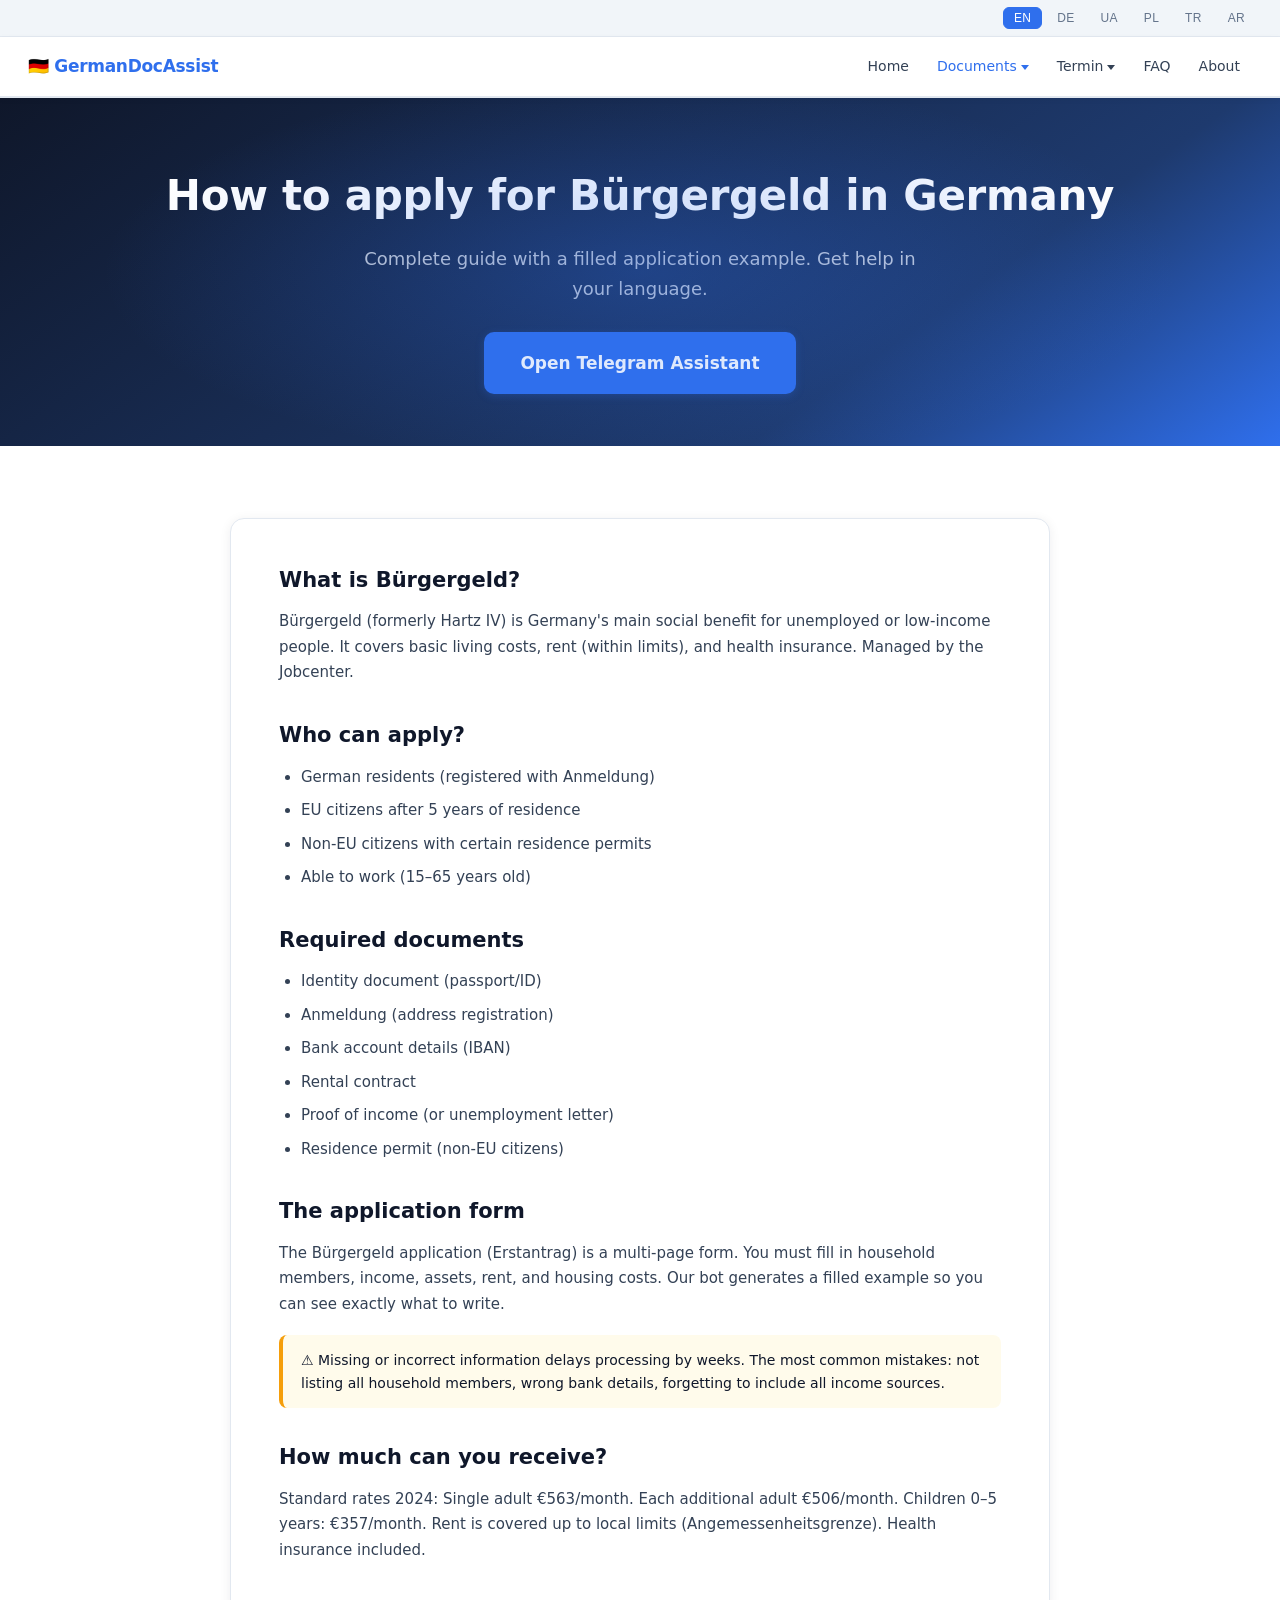
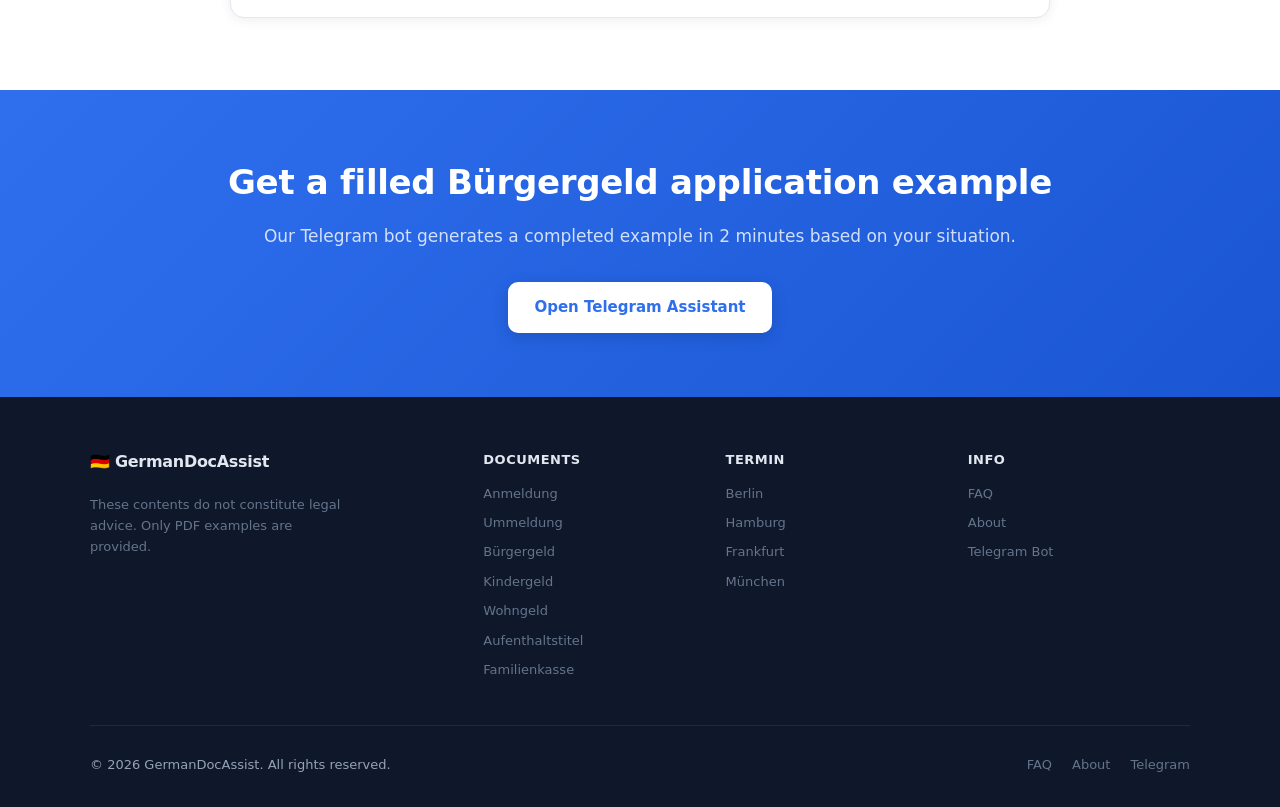
<file: seo-site/buergergeld.html>
<!DOCTYPE html>
<html lang="en" dir="ltr">
<head>
  <meta charset="UTF-8">
  <meta name="viewport" content="width=device-width, initial-scale=1.0">
  <title>Bürgergeld Application Help — Filled Example &amp; Guide | GermanDocAssist</title>
  <meta name="description" content="How to apply for Bürgergeld in Germany. Filled application example, required documents, step-by-step guide. Available in 6 languages.">
  <meta name="keywords" content="bürgergeld antrag ausfüllen, bürgergeld application help, bürgergeld hilfe, социальное пособие германия, bürgergeld beantragen">
  <meta property="og:type" content="article">
  <meta property="og:title" content="Bürgergeld Application Help Germany — GermanDocAssist">
  <meta property="og:description" content="How to apply for Bürgergeld in Germany. Filled application example, required documents, amounts 2024.">
  <meta property="og:url" content="https://germandocassist.com/buergergeld.html">
  <meta property="og:image" content="https://germandocassist.com/og-image.png">
  <meta property="og:site_name" content="GermanDocAssist">
  <meta name="twitter:card" content="summary_large_image">
  <link rel="canonical" href="https://germandocassist.com/buergergeld.html">
  <link rel="alternate" hreflang="en" href="https://germandocassist.com/buergergeld.html?lang=en">
  <link rel="alternate" hreflang="de" href="https://germandocassist.com/buergergeld.html?lang=de">
  <link rel="alternate" hreflang="uk" href="https://germandocassist.com/buergergeld.html?lang=uk">
  <link rel="alternate" hreflang="pl" href="https://germandocassist.com/buergergeld.html?lang=pl">
  <link rel="alternate" hreflang="tr" href="https://germandocassist.com/buergergeld.html?lang=tr">
  <link rel="alternate" hreflang="ar" href="https://germandocassist.com/buergergeld.html?lang=ar">
  <link rel="alternate" hreflang="x-default" href="https://germandocassist.com/buergergeld.html">
  <script type="application/ld+json">
  {
    "@context": "https://schema.org",
    "@type": "Article",
    "headline": "How to Apply for Bürgergeld in Germany",
    "description": "Complete guide with filled application example for Bürgergeld social benefit in Germany.",
    "url": "https://germandocassist.com/buergergeld.html",
    "inLanguage": ["en", "de", "uk", "pl", "tr", "ar"],
    "publisher": { "@type": "Organization", "name": "GermanDocAssist", "url": "https://germandocassist.com/" }
  }
  </script>
  <link rel="stylesheet" href="css/styles.css">
  <script>
    window.PAGE_TRANSLATIONS = {
      en: {
        page_title: "How to apply for Bürgergeld in Germany",
        page_sub: "Complete guide with a filled application example. Get help in your language.",
        what_title: "What is Bürgergeld?",
        what_text: "Bürgergeld (formerly Hartz IV) is Germany's main social benefit for unemployed or low-income people. It covers basic living costs, rent (within limits), and health insurance. Managed by the Jobcenter.",
        who_title: "Who can apply?",
        who_items: "<li>German residents (registered with Anmeldung)</li><li>EU citizens after 5 years of residence</li><li>Non-EU citizens with certain residence permits</li><li>Able to work (15–65 years old)</li>",
        docs_title: "Required documents",
        docs_items: "<li>Identity document (passport/ID)</li><li>Anmeldung (address registration)</li><li>Bank account details (IBAN)</li><li>Rental contract</li><li>Proof of income (or unemployment letter)</li><li>Residence permit (non-EU citizens)</li>",
        form_title: "The application form",
        form_text: "The Bürgergeld application (Erstantrag) is a multi-page form. You must fill in household members, income, assets, rent, and housing costs. Our bot generates a filled example so you can see exactly what to write.",
        warn_text: "⚠️ Missing or incorrect information delays processing by weeks. The most common mistakes: not listing all household members, wrong bank details, forgetting to include all income sources.",
        amount_title: "How much can you receive?",
        amount_text: "Standard rates 2024: Single adult €563/month. Each additional adult €506/month. Children 0–5 years: €357/month. Rent is covered up to local limits (Angemessenheitsgrenze). Health insurance included.",
        cta_title: "Get a filled Bürgergeld application example",
        cta_sub: "Our Telegram bot generates a completed example in 2 minutes based on your situation.",
      },
      de: {
        page_title: "Bürgergeld beantragen — Anleitung mit Beispiel",
        page_sub: "Vollständige Anleitung mit ausgefülltem Antragsbeispiel.",
        what_title: "Was ist Bürgergeld?",
        what_text: "Bürgergeld (früher Hartz IV) ist die wichtigste Sozialleistung Deutschlands für Arbeitslose oder Geringverdiener. Es deckt die Grundkosten für den Lebensunterhalt, Miete (bis zur Angemessenheitsgrenze) und Krankenversicherung.",
        who_title: "Wer kann beantragen?",
        who_items: "<li>In Deutschland gemeldete Einwohner (Anmeldung)</li><li>EU-Bürger nach 5 Jahren Aufenthalt</li><li>Nicht-EU-Bürger mit bestimmten Aufenthaltstiteln</li><li>Erwerbsfähige Personen (15–65 Jahre)</li>",
        docs_title: "Erforderliche Unterlagen",
        docs_items: "<li>Ausweis (Reisepass/Personalausweis)</li><li>Anmeldung</li><li>Bankdaten (IBAN)</li><li>Mietvertrag</li><li>Einkommensnachweis</li><li>Aufenthaltstitel (Nicht-EU)</li>",
        form_title: "Das Antragsformular",
        form_text: "Der Bürgergeld-Erstantrag ist ein mehrseitiges Formular. Unser Bot erstellt ein ausgefülltes Beispiel, damit Sie genau wissen, was einzutragen ist.",
        warn_text: "⚠️ Fehlende oder falsche Angaben verzögern die Bearbeitung um Wochen. Häufigste Fehler: fehlende Haushaltsmitglieder, falsche Bankdaten, vergessene Einkommensquellen.",
        amount_title: "Wie viel kann man erhalten?",
        amount_text: "Regelsätze 2024: Alleinstehende €563/Monat. Weitere Erwachsene €506/Monat. Kinder 0–5 Jahre: €357/Monat. Miete bis zur Angemessenheitsgrenze. Krankenversicherung inklusive.",
        cta_title: "Ausgefülltes Bürgergeld-Antragsbeispiel erhalten",
        cta_sub: "Unser Telegram-Bot erstellt in 2 Minuten ein ausgefülltes Beispiel.",
      },
      ua: {
        page_title: "Як подати заявку на Bürgergeld у Німеччині",
        page_sub: "Повний посібник із заповненим прикладом заяви.",
        what_title: "Що таке Bürgergeld?",
        what_text: "Bürgergeld (колишній Hartz IV) — основна соціальна допомога Німеччини для безробітних або малозабезпечених. Покриває базові витрати на проживання, оренду та медичне страхування. Виплачує Jobcenter.",
        who_title: "Хто може подати заявку?",
        who_items: "<li>Жителі Німеччини (зареєстровані за Anmeldung)</li><li>Громадяни ЄС після 5 років проживання</li><li>Громадяни не-ЄС з певними дозволами на проживання</li><li>Працездатні особи (15–65 років)</li>",
        docs_title: "Необхідні документи",
        docs_items: "<li>Документ, що посвідчує особу</li><li>Anmeldung</li><li>Банківські реквізити (IBAN)</li><li>Договір оренди</li><li>Підтвердження доходу</li><li>Дозвіл на проживання (для не-ЄС)</li>",
        form_title: "Форма заяви",
        form_text: "Заява Bürgergeld — багатосторінкова форма. Наш бот генерує заповнений приклад, щоб ти знав що писати.",
        warn_text: "⚠️ Неповна або невірна інформація затримує розгляд на тижні. Найчастіші помилки: не вказані всі члени домогосподарства, невірні банківські реквізити.",
        amount_title: "Скільки можна отримати?",
        amount_text: "Стандартні ставки 2024: одинак €563/міс. Кожен дорослий €506/міс. Діти 0–5 років: €357/міс. Оренда покривається до місцевих лімітів. Медстрахування включено.",
        cta_title: "Отримай заповнений приклад заяви на Bürgergeld",
        cta_sub: "Telegram-бот генерує приклад на основі твоїх даних за 2 хвилини.",
      },
      pl: {
        page_title: "Jak ubiegać się o Bürgergeld w Niemczech",
        page_sub: "Kompletny przewodnik z wypełnionym przykładem wniosku.",
        what_title: "Co to jest Bürgergeld?",
        what_text: "Bürgergeld (dawniej Hartz IV) to główne świadczenie socjalne Niemiec dla bezrobotnych lub osób o niskich dochodach.",
        who_title: "Kto może się ubiegać?",
        who_items: "<li>Mieszkańcy Niemiec (zameldowani, Anmeldung)</li><li>Obywatele UE po 5 latach pobytu</li><li>Obywatele spoza UE z określonymi zezwoleniami</li><li>Osoby zdolne do pracy (15–65 lat)</li>",
        docs_title: "Wymagane dokumenty",
        docs_items: "<li>Dokument tożsamości</li><li>Anmeldung</li><li>Dane bankowe (IBAN)</li><li>Umowa najmu</li><li>Zaświadczenie o dochodach</li>",
        form_title: "Formularz wniosku",
        form_text: "Wniosek o Bürgergeld to wielostronicowy formularz. Nasz bot generuje wypełniony przykład.",
        warn_text: "⚠️ Brakujące informacje opóźniają rozpatrzenie o tygodnie.",
        amount_title: "Ile można otrzymać?",
        amount_text: "Stawki 2024: osoba samotna €563/mies. Każdy dorosły €506/mies. Dzieci 0–5 lat: €357/mies.",
        cta_title: "Otrzymaj wypełniony przykład wniosku o Bürgergeld",
        cta_sub: "Bot Telegram tworzy przykład na podstawie Twoich danych w 2 minuty.",
      },
      tr: {
        page_title: "Almanya'da Bürgergeld Nasıl Başvurulur",
        page_sub: "Doldurulmuş başvuru örneğiyle tam rehber.",
        what_title: "Bürgergeld nedir?",
        what_text: "Bürgergeld (eski adıyla Hartz IV), işsiz veya düşük gelirli kişiler için Almanya'nın ana sosyal yardımıdır.",
        who_title: "Kim başvurabilir?",
        who_items: "<li>Almanya'da kayıtlı sakinler (Anmeldung)</li><li>5 yıllık ikametten sonra AB vatandaşları</li><li>Belirli oturma izinlerine sahip AB dışı vatandaşlar</li><li>Çalışabilir kişiler (15–65 yaş)</li>",
        docs_title: "Gerekli belgeler",
        docs_items: "<li>Kimlik belgesi</li><li>Anmeldung</li><li>Banka bilgileri (IBAN)</li><li>Kira sözleşmesi</li><li>Gelir belgesi</li>",
        form_title: "Başvuru formu",
        form_text: "Bürgergeld başvurusu çok sayfalı bir formdur. Botumuz doldurulmuş bir örnek oluşturur.",
        warn_text: "⚠️ Eksik veya yanlış bilgiler işlemi haftalarca geciktirir.",
        amount_title: "Ne kadar alabilirsiniz?",
        amount_text: "2024 oranları: Yalnız yetişkin €563/ay. Her ek yetişkin €506/ay. 0–5 yaş çocuklar: €357/ay.",
        cta_title: "Doldurulmuş Bürgergeld başvuru örneği alın",
        cta_sub: "Telegram botumuz 2 dakikada doldurulmuş bir örnek oluşturur.",
      },
      ar: {
        page_title: "كيفية التقدم للحصول على Bürgergeld في ألمانيا",
        page_sub: "دليل كامل مع مثال طلب مملوء.",
        what_title: "ما هو Bürgergeld؟",
        what_text: "Bürgergeld هو المزيد الاجتماعي الرئيسي في ألمانيا للعاطلين عن العمل أو ذوي الدخل المنخفض.",
        who_title: "من يمكنه التقدم؟",
        who_items: "<li>المقيمون في ألمانيا (مسجلون بـ Anmeldung)</li><li>مواطنو الاتحاد الأوروبي بعد 5 سنوات إقامة</li><li>مواطنو دول خارج الاتحاد بتصاريح إقامة معينة</li><li>الأشخاص القادرون على العمل (15–65 عامًا)</li>",
        docs_title: "المستندات المطلوبة",
        docs_items: "<li>وثيقة هوية</li><li>Anmeldung</li><li>بيانات البنك (IBAN)</li><li>عقد الإيجار</li><li>إثبات الدخل</li>",
        form_title: "نموذج الطلب",
        form_text: "طلب Bürgergeld نموذج متعدد الصفحات. يقوم بوتنا بإنشاء مثال مملوء.",
        warn_text: "⚠️ المعلومات الناقصة أو الخاطئة تؤخر المعالجة بأسابيع.",
        amount_title: "كم يمكنك الحصول؟",
        amount_text: "معدلات 2024: شخص بالغ منفرد €563/شهر. كل بالغ إضافي €506/شهر. أطفال 0–5 سنوات: €357/شهر.",
        cta_title: "احصل على مثال طلب Bürgergeld مملوء",
        cta_sub: "بوت تيليجرام يُنشئ مثالاً مملوءًا في دقيقتين.",
      },
    };
  </script>
</head>
<body>
<div class="lang-bar">
  <button class="lang-btn" data-lang="en">EN</button>
  <button class="lang-btn" data-lang="de">DE</button>
  <button class="lang-btn" data-lang="ua">UA</button>
  <button class="lang-btn" data-lang="pl">PL</button>
  <button class="lang-btn" data-lang="tr">TR</button>
  <button class="lang-btn" data-lang="ar">AR</button>
</div>
<nav id="main-nav">
  <a href="index.html" class="nav-logo">🇩🇪 GermanDocAssist</a>
  <ul class="nav-links" id="nav-links">
    <li><a href="index.html">Home</a></li>
    <li>
      <a href="#" class="has-dropdown active">Documents</a>
      <div class="nav-dropdown">
        <a href="anmeldung.html">🏠 Anmeldung</a>
        <a href="ummeldung.html">📦 Ummeldung</a>
        <a href="buergergeld.html">💶 Bürgergeld</a>
        <a href="kindergeld.html">👶 Kindergeld</a>
        <a href="wohngeld.html">🏘 Wohngeld</a>
        <a href="aufenthaltstitel.html">🛂 Aufenthaltstitel</a>
        <a href="familienkasse.html">👨‍👩‍👧 Familienkasse</a>
        <div class="dropdown-divider"></div>
        <a href="https://t.me/DE_PDF_Assistant_bot">📋 All documents →</a>
      </div>
    </li>
    <li>
      <a href="#" class="has-dropdown">Termin</a>
      <div class="nav-dropdown">
        <a href="termin-berlin.html">🏙 Berlin</a>
        <a href="termin-berlin.html">🏙 Hamburg</a>
        <a href="termin-berlin.html">🏙 Frankfurt</a>
        <a href="termin-berlin.html">🏙 Düsseldorf</a>
        <a href="termin-berlin.html">🏙 München</a>
      </div>
    </li>
    <li><a href="faq.html">FAQ</a></li>
    <li><a href="about.html">About</a></li>
  </ul>
  <button class="nav-mobile-btn" id="nav-toggle" aria-label="Menu">☰</button>
</nav>
<div class="page-hero">
  <h1 data-i18n="page_title">How to apply for Bürgergeld in Germany</h1>
  <p data-i18n="page_sub">Complete guide with a filled application example.</p>
  <a href="https://t.me/DE_PDF_Assistant_bot" class="cta-btn large" data-i18n="cta_open">Open Telegram Assistant</a>
</div>
<section>
  <div class="container">
    <div class="content-card">
      <h2 data-i18n="what_title">What is Bürgergeld?</h2>
      <p data-i18n="what_text"></p>
      <h2 data-i18n="who_title">Who can apply?</h2>
      <ul data-i18n="who_items"></ul>
      <h2 data-i18n="docs_title">Required documents</h2>
      <ul data-i18n="docs_items"></ul>
      <h2 data-i18n="form_title">The application form</h2>
      <p data-i18n="form_text"></p>
      <div class="warning" data-i18n="warn_text"></div>
      <h2 data-i18n="amount_title">How much can you receive?</h2>
      <p data-i18n="amount_text"></p>
    </div>
  </div>
</section>
<section class="cta-banner">
  <h2 data-i18n="cta_title">Get a filled Bürgergeld example</h2>
  <p data-i18n="cta_sub">Our Telegram bot generates a completed example in 2 minutes.</p>
  <a href="https://t.me/DE_PDF_Assistant_bot" class="cta-btn" data-i18n="cta_open">Open Telegram Assistant</a>
</section>
<footer>
  <div class="footer-inner">
    <div class="footer-brand">
      <a href="index.html" class="nav-logo">🇩🇪 GermanDocAssist</a>
      <p style="margin-top:10px;font-size:13px;color:#64748b;max-width:260px" data-i18n="footer_disclaimer">Filled examples are for reference only.</p>
    </div>
    <div class="footer-nav-group">
      <div class="footer-col">
        <h4>Documents</h4>
        <a href="anmeldung.html">Anmeldung</a>
        <a href="ummeldung.html">Ummeldung</a>
        <a href="buergergeld.html">Bürgergeld</a>
        <a href="kindergeld.html">Kindergeld</a>
        <a href="wohngeld.html">Wohngeld</a>
        <a href="aufenthaltstitel.html">Aufenthaltstitel</a>
        <a href="familienkasse.html">Familienkasse</a>
      </div>
      <div class="footer-col">
        <h4>Termin</h4>
        <a href="termin-berlin.html">Berlin</a>
        <a href="termin-berlin.html">Hamburg</a>
        <a href="termin-berlin.html">Frankfurt</a>
        <a href="termin-berlin.html">München</a>
      </div>
      <div class="footer-col">
        <h4>Info</h4>
        <a href="faq.html">FAQ</a>
        <a href="about.html">About</a>
        <a href="https://t.me/DE_PDF_Assistant_bot">Telegram Bot</a>
      </div>
    </div>
  </div>
  <div class="footer-bottom">
    <p data-i18n="footer_copy">© 2026 GermanDocAssist. All rights reserved.</p>
    <div class="footer-links">
      <a href="faq.html">FAQ</a><a href="about.html">About</a><a href="https://t.me/DE_PDF_Assistant_bot">Telegram</a>
    </div>
  </div>
</footer>
<script src="js/lang-switch.js"></script>
<script>
  const navToggle = document.getElementById('nav-toggle');
  const mainNav = document.getElementById('main-nav');
  navToggle.addEventListener('click', () => {
    mainNav.classList.toggle('nav-mobile-open');
    navToggle.textContent = mainNav.classList.contains('nav-mobile-open') ? '✕' : '☰';
  });
</script>
</body>
</html>
</file>
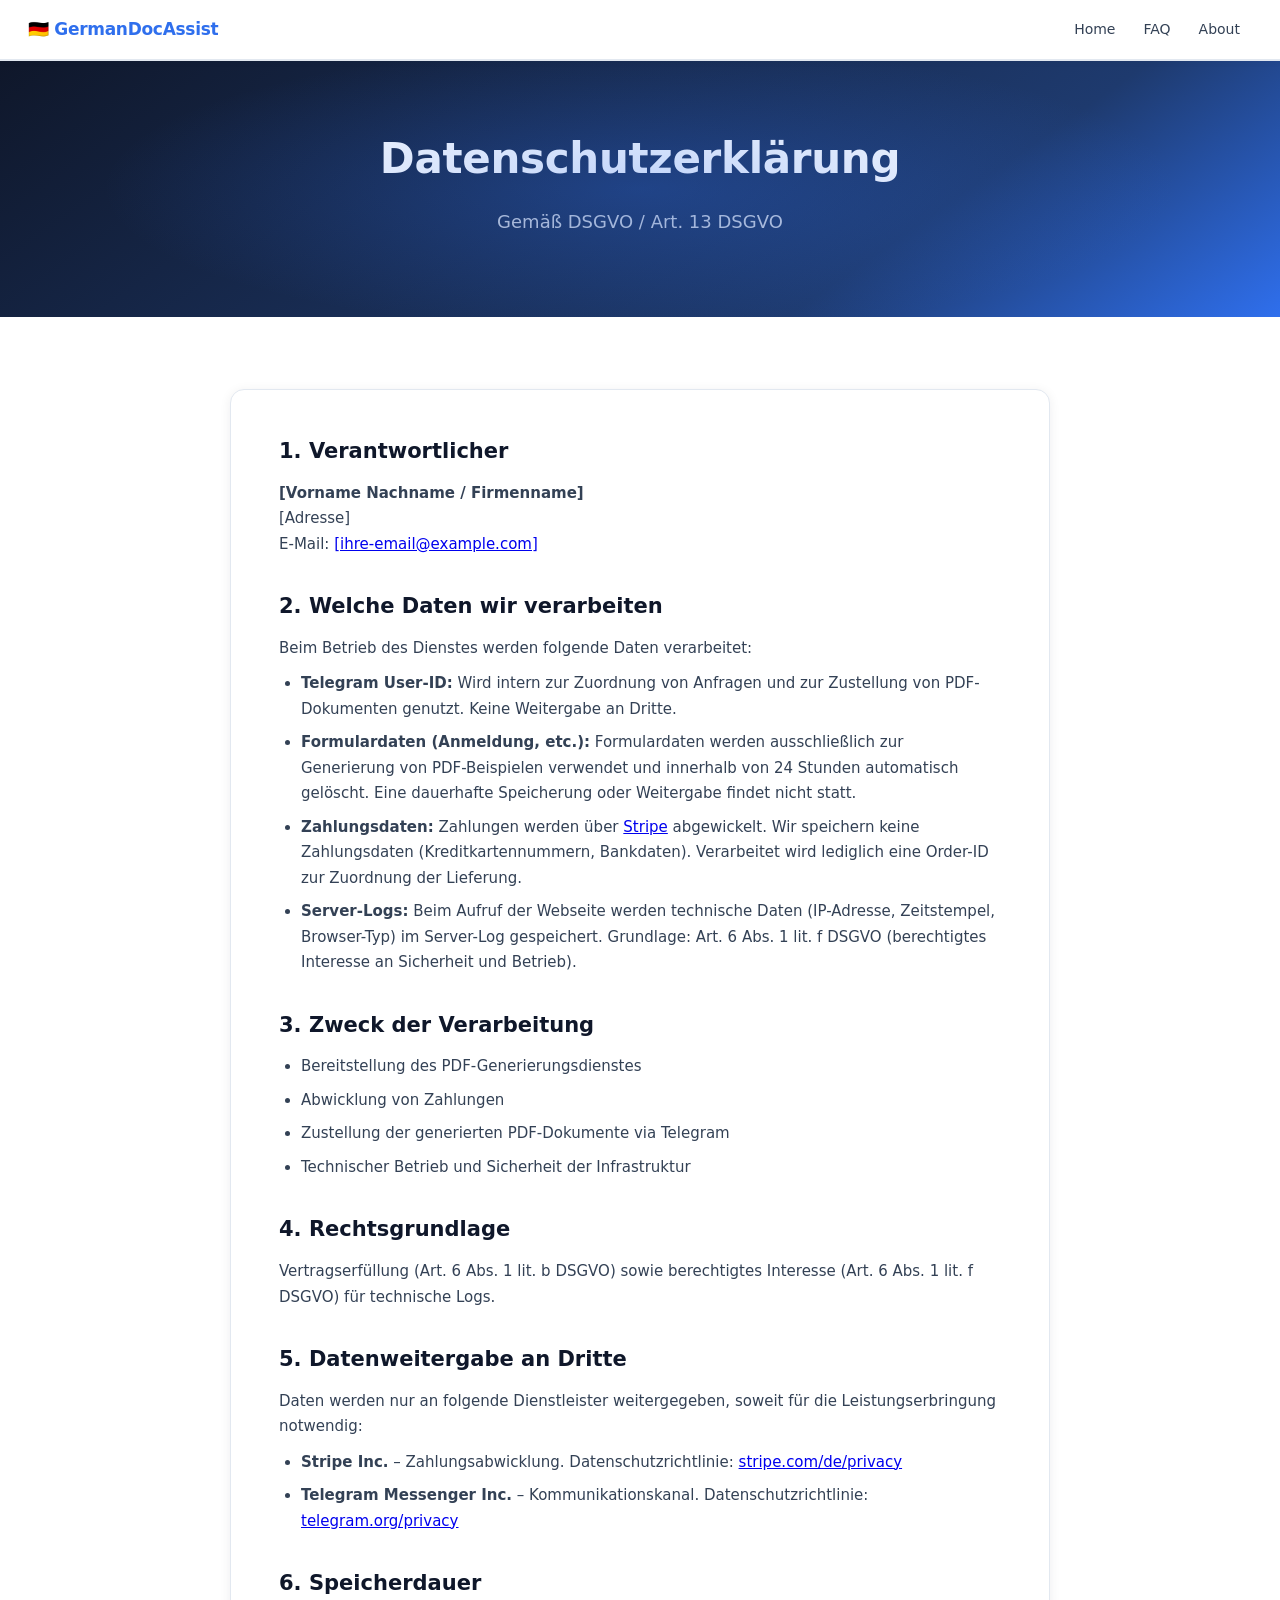
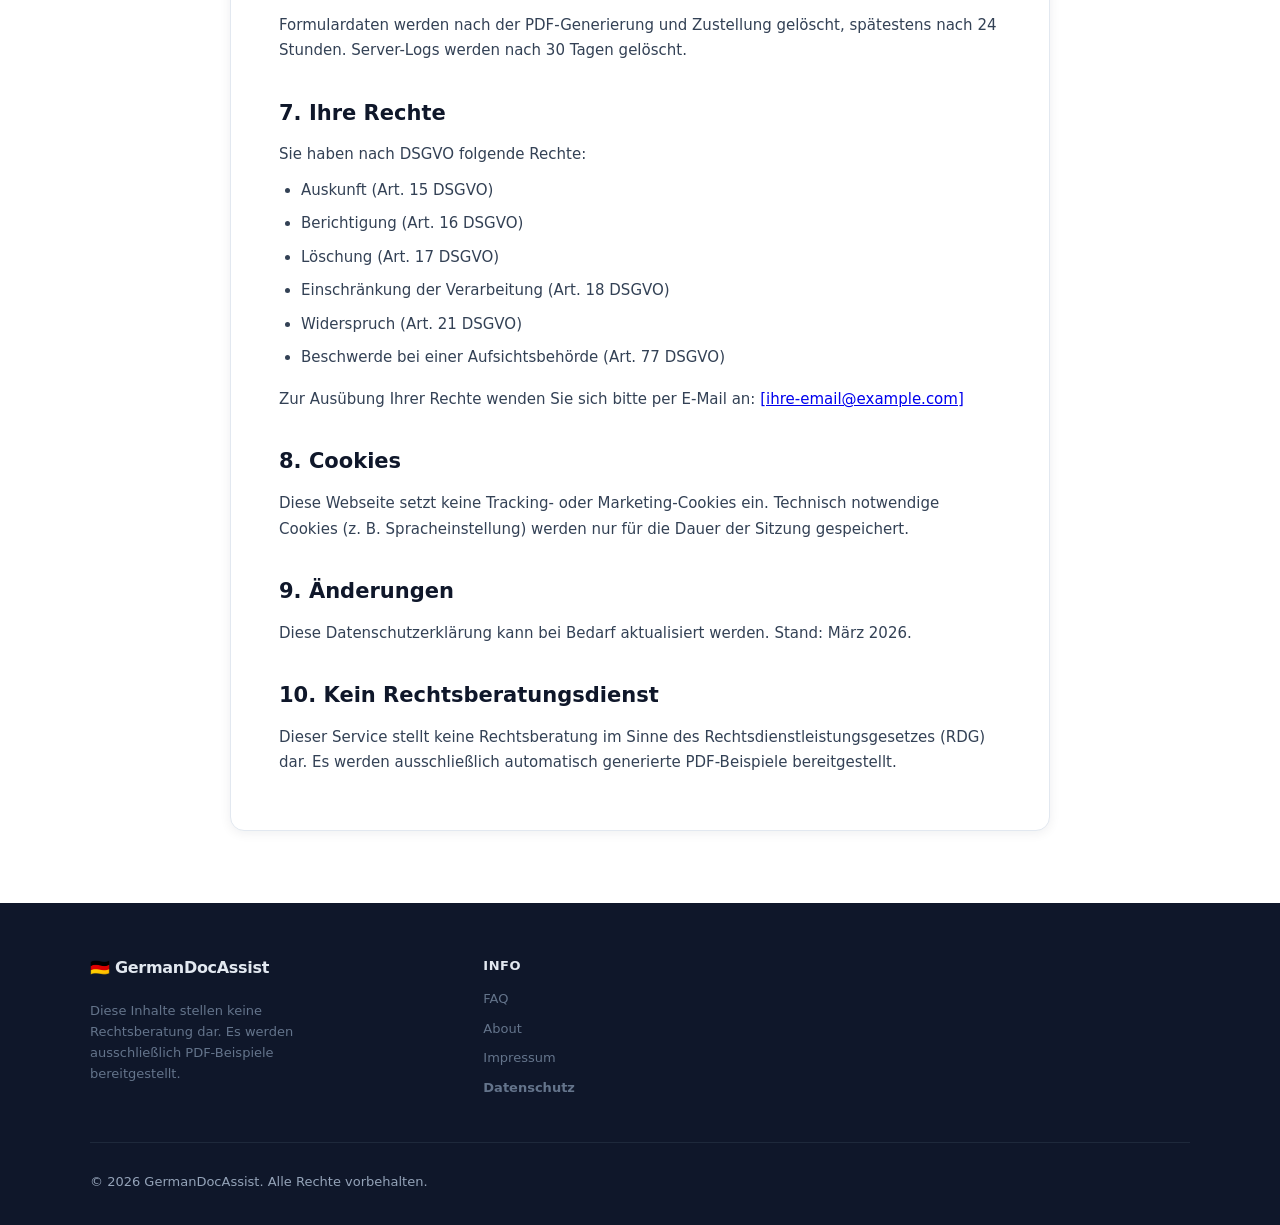
<file: seo-site/datenschutz.html>
<!DOCTYPE html>
<html lang="de">
<head>
  <meta charset="UTF-8" />
  <meta name="viewport" content="width=device-width, initial-scale=1.0" />
  <title>Datenschutzerklärung – GermanDocAssist</title>
  <meta name="robots" content="noindex">
  <link rel="stylesheet" href="css/styles.css">
</head>
<body>
<nav id="main-nav">
  <a href="index.html" class="nav-logo">🇩🇪 GermanDocAssist</a>
  <ul class="nav-links" id="nav-links">
    <li><a href="index.html">Home</a></li>
    <li><a href="faq.html">FAQ</a></li>
    <li><a href="about.html">About</a></li>
  </ul>
  <button class="nav-mobile-btn" id="nav-toggle" aria-label="Menu">☰</button>
</nav>

<div class="page-hero">
  <h1>Datenschutzerklärung</h1>
  <p>Gemäß DSGVO / Art. 13 DSGVO</p>
</div>

<section>
  <div class="container">
    <div class="content-card">

      <h2>1. Verantwortlicher</h2>
      <p>
        <strong>[Vorname Nachname / Firmenname]</strong><br>
        [Adresse]<br>
        E-Mail: <a href="mailto:[ihre-email@example.com]">[ihre-email@example.com]</a>
      </p>

      <h2>2. Welche Daten wir verarbeiten</h2>
      <p>
        Beim Betrieb des Dienstes werden folgende Daten verarbeitet:
      </p>
      <ul>
        <li>
          <strong>Telegram User-ID:</strong> Wird intern zur Zuordnung von
          Anfragen und zur Zustellung von PDF-Dokumenten genutzt.
          Keine Weitergabe an Dritte.
        </li>
        <li>
          <strong>Formulardaten (Anmeldung, etc.):</strong>
          Formulardaten werden ausschließlich zur Generierung von PDF-Beispielen
          verwendet und innerhalb von 24 Stunden automatisch gelöscht.
          Eine dauerhafte Speicherung oder Weitergabe findet nicht statt.
        </li>
        <li>
          <strong>Zahlungsdaten:</strong> Zahlungen werden über
          <a href="https://stripe.com/de/privacy" target="_blank" rel="noopener">Stripe</a>
          abgewickelt. Wir speichern keine Zahlungsdaten (Kreditkartennummern,
          Bankdaten). Verarbeitet wird lediglich eine Order-ID zur Zuordnung
          der Lieferung.
        </li>
        <li>
          <strong>Server-Logs:</strong> Beim Aufruf der Webseite werden
          technische Daten (IP-Adresse, Zeitstempel, Browser-Typ) im
          Server-Log gespeichert. Grundlage: Art. 6 Abs. 1 lit. f DSGVO
          (berechtigtes Interesse an Sicherheit und Betrieb).
        </li>
      </ul>

      <h2>3. Zweck der Verarbeitung</h2>
      <ul>
        <li>Bereitstellung des PDF-Generierungsdienstes</li>
        <li>Abwicklung von Zahlungen</li>
        <li>Zustellung der generierten PDF-Dokumente via Telegram</li>
        <li>Technischer Betrieb und Sicherheit der Infrastruktur</li>
      </ul>

      <h2>4. Rechtsgrundlage</h2>
      <p>
        Vertragserfüllung (Art. 6 Abs. 1 lit. b DSGVO) sowie berechtigtes
        Interesse (Art. 6 Abs. 1 lit. f DSGVO) für technische Logs.
      </p>

      <h2>5. Datenweitergabe an Dritte</h2>
      <p>
        Daten werden nur an folgende Dienstleister weitergegeben, soweit
        für die Leistungserbringung notwendig:
      </p>
      <ul>
        <li>
          <strong>Stripe Inc.</strong> – Zahlungsabwicklung.
          Datenschutzrichtlinie:
          <a href="https://stripe.com/de/privacy" target="_blank" rel="noopener">
            stripe.com/de/privacy
          </a>
        </li>
        <li>
          <strong>Telegram Messenger Inc.</strong> – Kommunikationskanal.
          Datenschutzrichtlinie:
          <a href="https://telegram.org/privacy" target="_blank" rel="noopener">
            telegram.org/privacy
          </a>
        </li>
      </ul>

      <h2>6. Speicherdauer</h2>
      <p>
        Formulardaten werden nach der PDF-Generierung und Zustellung
        gelöscht, spätestens nach 24 Stunden. Server-Logs werden nach
        30 Tagen gelöscht.
      </p>

      <h2>7. Ihre Rechte</h2>
      <p>Sie haben nach DSGVO folgende Rechte:</p>
      <ul>
        <li>Auskunft (Art. 15 DSGVO)</li>
        <li>Berichtigung (Art. 16 DSGVO)</li>
        <li>Löschung (Art. 17 DSGVO)</li>
        <li>Einschränkung der Verarbeitung (Art. 18 DSGVO)</li>
        <li>Widerspruch (Art. 21 DSGVO)</li>
        <li>Beschwerde bei einer Aufsichtsbehörde (Art. 77 DSGVO)</li>
      </ul>
      <p>
        Zur Ausübung Ihrer Rechte wenden Sie sich bitte per E-Mail an:
        <a href="mailto:[ihre-email@example.com]">[ihre-email@example.com]</a>
      </p>

      <h2>8. Cookies</h2>
      <p>
        Diese Webseite setzt keine Tracking- oder Marketing-Cookies ein.
        Technisch notwendige Cookies (z. B. Spracheinstellung) werden nur
        für die Dauer der Sitzung gespeichert.
      </p>

      <h2>9. Änderungen</h2>
      <p>
        Diese Datenschutzerklärung kann bei Bedarf aktualisiert werden.
        Stand: März 2026.
      </p>

      <h2>10. Kein Rechtsberatungsdienst</h2>
      <p>
        Dieser Service stellt keine Rechtsberatung im Sinne des
        Rechtsdienstleistungsgesetzes (RDG) dar. Es werden ausschließlich
        automatisch generierte PDF-Beispiele bereitgestellt.
      </p>

    </div>
  </div>
</section>

<footer>
  <div class="footer-inner">
    <div class="footer-brand">
      <a href="index.html" class="nav-logo">🇩🇪 GermanDocAssist</a>
      <p style="margin-top:10px;font-size:13px;color:#64748b;max-width:260px">
        Diese Inhalte stellen keine Rechtsberatung dar. Es werden ausschließlich PDF-Beispiele bereitgestellt.
      </p>
    </div>
    <div class="footer-nav-group">
      <div class="footer-col">
        <h4>Info</h4>
        <a href="faq.html">FAQ</a>
        <a href="about.html">About</a>
        <a href="impressum.html">Impressum</a>
        <a href="datenschutz.html"><strong>Datenschutz</strong></a>
      </div>
    </div>
  </div>
  <div class="footer-bottom">
    <p>© 2026 GermanDocAssist. Alle Rechte vorbehalten.</p>
  </div>
</footer>

<script>
  document.getElementById('nav-toggle')?.addEventListener('click', () => {
    document.getElementById('nav-links')?.classList.toggle('open');
  });
</script>
</body>
</html>
</file>
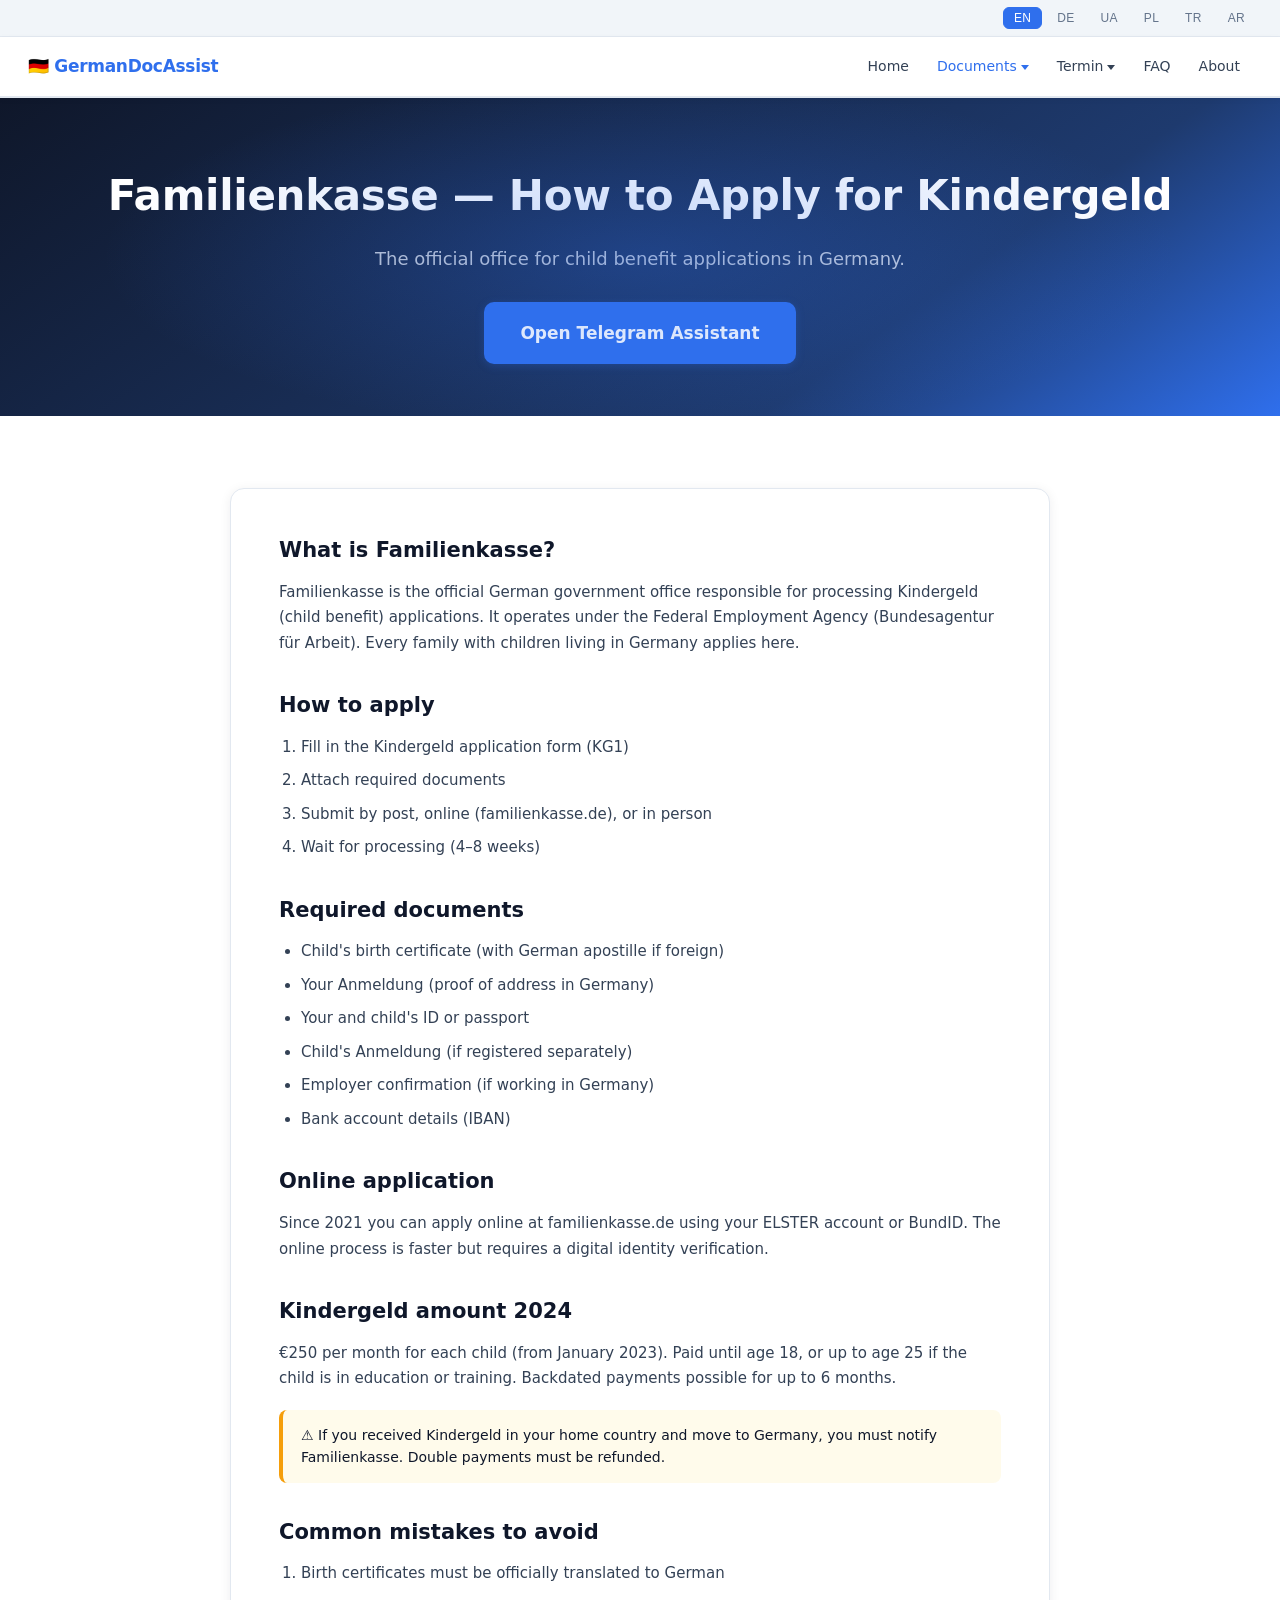
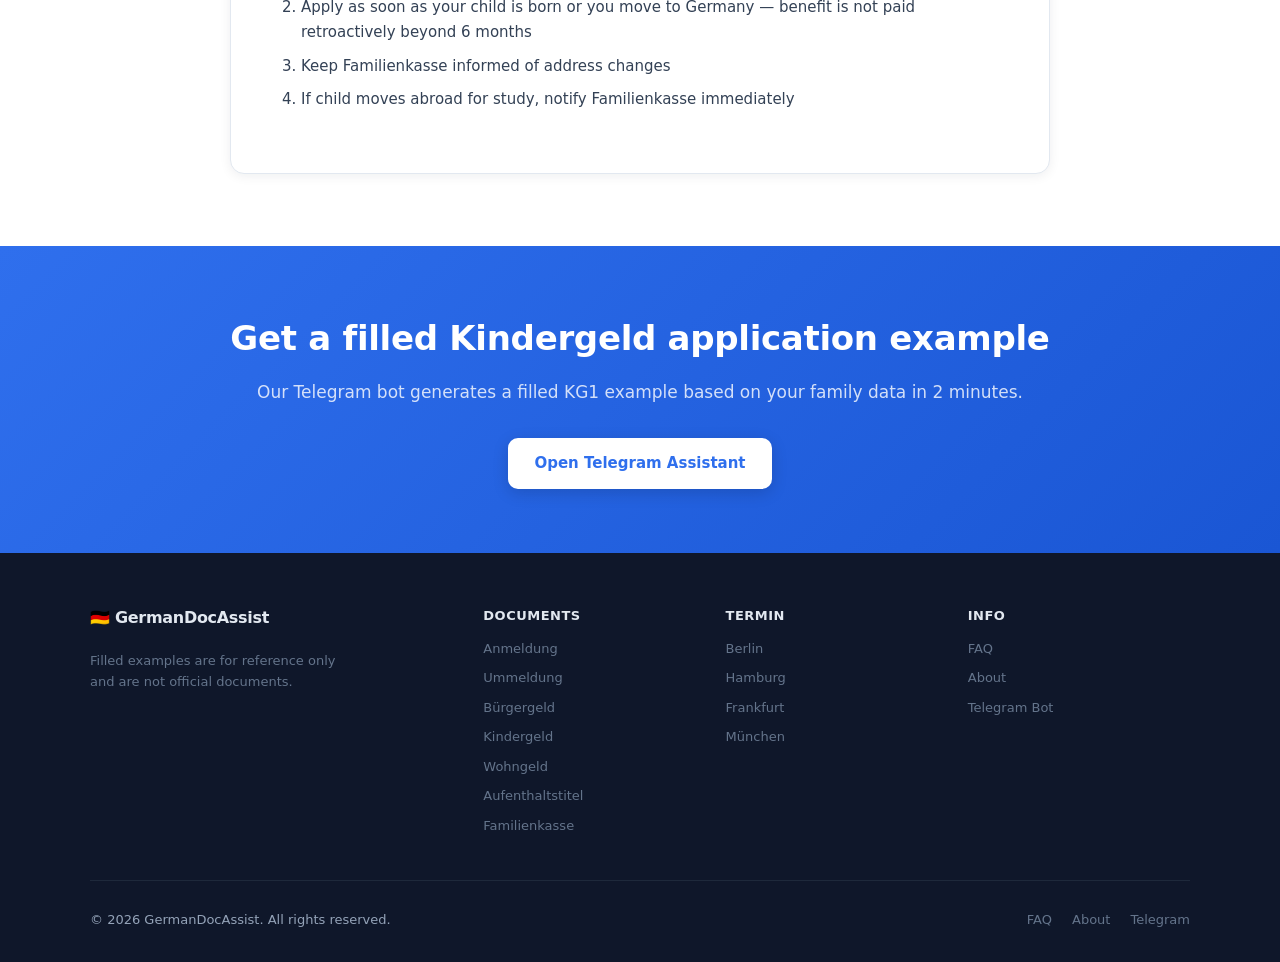
<file: seo-site/familienkasse.html>
<!DOCTYPE html>
<html lang="en" dir="ltr">
<head>
  <meta charset="UTF-8">
  <meta name="viewport" content="width=device-width, initial-scale=1.0">
  <title>Familienkasse Germany — Kindergeld Application Office Guide | GermanDocAssist</title>
  <meta name="description" content="How to contact Familienkasse in Germany and apply for Kindergeld. Document checklist, filled examples, online portal guide. Available in 6 languages.">
  <meta name="keywords" content="familienkasse germany, familienkasse kindergeld, familienkasse antrag, kindergeld beantragen familienkasse, familienkasse online">
  <meta property="og:type" content="article">
  <meta property="og:title" content="Familienkasse Germany — Kindergeld Application Guide | GermanDocAssist">
  <meta property="og:description" content="How to apply for Kindergeld through Familienkasse. Filled example and checklist in 6 languages.">
  <meta property="og:url" content="https://germandocassist.com/familienkasse.html">
  <meta property="og:image" content="https://germandocassist.com/og-image.png">
  <meta property="og:site_name" content="GermanDocAssist">
  <meta name="twitter:card" content="summary_large_image">
  <link rel="canonical" href="https://germandocassist.com/familienkasse.html">
  <link rel="alternate" hreflang="en" href="https://germandocassist.com/familienkasse.html?lang=en">
  <link rel="alternate" hreflang="de" href="https://germandocassist.com/familienkasse.html?lang=de">
  <link rel="alternate" hreflang="uk" href="https://germandocassist.com/familienkasse.html?lang=uk">
  <link rel="alternate" hreflang="pl" href="https://germandocassist.com/familienkasse.html?lang=pl">
  <link rel="alternate" hreflang="tr" href="https://germandocassist.com/familienkasse.html?lang=tr">
  <link rel="alternate" hreflang="ar" href="https://germandocassist.com/familienkasse.html?lang=ar">
  <link rel="alternate" hreflang="x-default" href="https://germandocassist.com/familienkasse.html">
  <script type="application/ld+json">
  {
    "@context": "https://schema.org",
    "@type": "Article",
    "headline": "Familienkasse Germany — Kindergeld Application Guide",
    "description": "How to apply for Kindergeld through Familienkasse with filled application example.",
    "url": "https://germandocassist.com/familienkasse.html",
    "inLanguage": ["en", "de", "uk", "pl", "tr", "ar"],
    "publisher": { "@type": "Organization", "name": "GermanDocAssist", "url": "https://germandocassist.com/" }
  }
  </script>
  <link rel="stylesheet" href="css/styles.css">
  <script>
    window.PAGE_TRANSLATIONS = {
      en: {
        page_title: "Familienkasse — How to Apply for Kindergeld",
        page_sub: "The official office for child benefit applications in Germany.",
        what_title: "What is Familienkasse?",
        what_text: "Familienkasse is the official German government office responsible for processing Kindergeld (child benefit) applications. It operates under the Federal Employment Agency (Bundesagentur für Arbeit). Every family with children living in Germany applies here.",
        how_title: "How to apply",
        how_items: "<li>Fill in the Kindergeld application form (KG1)</li><li>Attach required documents</li><li>Submit by post, online (familienkasse.de), or in person</li><li>Wait for processing (4–8 weeks)</li>",
        docs_title: "Required documents",
        docs_items: "<li>Child's birth certificate (with German apostille if foreign)</li><li>Your Anmeldung (proof of address in Germany)</li><li>Your and child's ID or passport</li><li>Child's Anmeldung (if registered separately)</li><li>Employer confirmation (if working in Germany)</li><li>Bank account details (IBAN)</li>",
        online_title: "Online application",
        online_text: "Since 2021 you can apply online at familienkasse.de using your ELSTER account or BundID. The online process is faster but requires a digital identity verification.",
        amount_title: "Kindergeld amount 2024",
        amount_text: "€250 per month for each child (from January 2023). Paid until age 18, or up to age 25 if the child is in education or training. Backdated payments possible for up to 6 months.",
        warn_text: "⚠️ If you received Kindergeld in your home country and move to Germany, you must notify Familienkasse. Double payments must be refunded.",
        tips_title: "Common mistakes to avoid",
        tips_items: "<li>Birth certificates must be officially translated to German</li><li>Apply as soon as your child is born or you move to Germany — benefit is not paid retroactively beyond 6 months</li><li>Keep Familienkasse informed of address changes</li><li>If child moves abroad for study, notify Familienkasse immediately</li>",
        cta_title: "Get a filled Kindergeld application example",
        cta_sub: "Our Telegram bot generates a filled KG1 example based on your family data in 2 minutes.",
        footer_disclaimer: "Filled examples are for reference only and are not official documents.",
        footer_copy: "© 2026 GermanDocAssist. All rights reserved.",
        cta_open: "Open Telegram Assistant",
      },
      de: {
        page_title: "Familienkasse — Kindergeld beantragen",
        page_sub: "Die offizielle Stelle für Kindergeld-Anträge in Deutschland.",
        what_title: "Was ist die Familienkasse?",
        what_text: "Die Familienkasse ist die offizielle Behörde der Bundesagentur für Arbeit, die für die Bearbeitung von Kindergeldanträgen zuständig ist.",
        how_title: "So stellen Sie den Antrag",
        how_items: "<li>Kindergeld-Antrag (KG1) ausfüllen</li><li>Unterlagen beifügen</li><li>Per Post, online oder persönlich einreichen</li><li>4–8 Wochen warten</li>",
        docs_title: "Erforderliche Unterlagen",
        docs_items: "<li>Geburtsurkunde des Kindes</li><li>Ihre Anmeldungsbestätigung</li><li>Ausweis oder Reisepass</li><li>Anmeldung des Kindes</li><li>Arbeitgeberbestätigung</li><li>IBAN</li>",
        online_title: "Online-Antrag",
        online_text: "Seit 2021 können Sie unter familienkasse.de online beantragen. Schneller, aber erfordert digitale Identifizierung.",
        amount_title: "Kindergeld 2024",
        amount_text: "250 € pro Monat und Kind. Bis 18 Jahre, bei Ausbildung bis 25 Jahre.",
        warn_text: "⚠️ Wenn Sie Kindergeld im Ausland bezogen haben und nach Deutschland ziehen, müssen Sie die Familienkasse informieren.",
        tips_title: "Häufige Fehler",
        tips_items: "<li>Geburtsurkunden müssen ins Deutsche übersetzt werden</li><li>So früh wie möglich beantragen</li><li>Familienkasse über Adressänderungen informieren</li>",
        cta_title: "Ausgefülltes Kindergeld-Beispiel erhalten",
        cta_sub: "Unser Bot erstellt in 2 Minuten ein Muster-KG1.",
        footer_disclaimer: "Ausgefüllte Beispiele sind nur Referenzmaterial.",
        footer_copy: "© 2026 GermanDocAssist.",
        cta_open: "Telegram-Assistent öffnen",
      },
      ua: {
        page_title: "Familienkasse — Як отримати Kindergeld",
        page_sub: "Офіційна установа для заяв на Kindergeld у Німеччині.",
        what_title: "Що таке Familienkasse?",
        what_text: "Familienkasse — офіційна державна установа, відповідальна за обробку заяв на Kindergeld (допомогу на дітей). Підпорядковується Федеральному агентству зайнятості.",
        how_title: "Як подати заявку",
        how_items: "<li>Заповнити форму Kindergeld (KG1)</li><li>Додати необхідні документи</li><li>Подати поштою, онлайн або особисто</li><li>Очікувати рішення 4–8 тижнів</li>",
        docs_title: "Необхідні документи",
        docs_items: "<li>Свідоцтво про народження дитини</li><li>Твій Anmeldung</li><li>Паспорт або ID</li><li>Anmeldung дитини</li><li>Підтвердження від роботодавця</li><li>IBAN</li>",
        online_title: "Онлайн-подача",
        online_text: "З 2021 можна подати на familienkasse.de. Швидше, але потребує цифрової ідентифікації.",
        amount_title: "Розмір Kindergeld 2024",
        amount_text: "250 євро на місяць на кожну дитину. До 18 років, при навчанні — до 25 років.",
        warn_text: "⚠️ Якщо отримував Kindergeld за кордоном і переїхав до Німеччини — повідом Familienkasse.",
        tips_title: "Поширені помилки",
        tips_items: "<li>Свідоцтва про народження потрібно офіційно перекласти</li><li>Подавай якнайшвидше після народження або переїзду</li><li>Повідомляй про зміну адреси</li>",
        cta_title: "Отримай заповнений приклад Kindergeld",
        cta_sub: "Наш бот генерує зразок KG1 за 2 хвилини.",
        footer_disclaimer: "Заповнені приклади є лише довідковими матеріалами.",
        footer_copy: "© 2026 GermanDocAssist.",
        cta_open: "Відкрити Telegram-асистент",
      },
      pl: { page_title:"Familienkasse — Jak złożyć wniosek o Kindergeld", page_sub:"Oficjalny urząd do wniosków o zasiłek na dzieci.", what_title:"Co to jest Familienkasse?", what_text:"Familienkasse to oficjalny urząd zajmujący się wnioskami o Kindergeld.", how_title:"Jak złożyć wniosek", how_items:"<li>Wypełnij formularz KG1</li><li>Dołącz dokumenty</li><li>Wyślij pocztą lub przez internet</li>", docs_title:"Wymagane dokumenty", docs_items:"<li>Akt urodzenia dziecka</li><li>Anmeldung</li><li>Dokument tożsamości</li><li>IBAN</li>", online_title:"Wniosek online", online_text:"Od 2021 r. można złożyć wniosek na familienkasse.de.", amount_title:"Kwota Kindergeld 2024", amount_text:"250 € miesięcznie na każde dziecko.", warn_text:"⚠️ Jeśli pobierałeś zasiłek za granicą, poinformuj Familienkasse.", tips_title:"Typowe błędy", tips_items:"<li>Akty urodzenia muszą być przetłumaczone</li><li>Złóż wniosek jak najszybciej</li>", cta_title:"Wypełniony przykład Kindergeld", cta_sub:"2 minuty w Telegramie.", footer_disclaimer:"Przykłady tylko informacyjne.", footer_copy:"© 2026 GermanDocAssist.", cta_open:"Otwórz asystenta" },
      tr: { page_title:"Familienkasse — Kindergeld Başvurusu", page_sub:"Almanya'da çocuk yardımı başvuru ofisi.", what_title:"Familienkasse nedir?", what_text:"Familienkasse, Kindergeld başvurularını işleyen resmi devlet kurumudur.", how_title:"Nasıl başvurulur", how_items:"<li>KG1 formunu doldurun</li><li>Belgeleri ekleyin</li><li>Posta veya internet üzerinden gönderin</li>", docs_title:"Gerekli belgeler", docs_items:"<li>Doğum belgesi</li><li>Anmeldung</li><li>Kimlik</li><li>IBAN</li>", online_title:"Online başvuru", online_text:"2021'den itibaren familienkasse.de üzerinden başvurabilirsiniz.", amount_title:"2024 Kindergeld tutarı", amount_text:"Her çocuk için aylık 250 €.", warn_text:"⚠️ Yurt dışında çocuk yardımı aldıysanız Familienkasse'yi bilgilendirin.", tips_title:"Sık hatalar", tips_items:"<li>Doğum belgeleri Almancaya çevrilmeli</li><li>Mümkün olan en kısa sürede başvurun</li>", cta_title:"Doldurulmuş Kindergeld örneği", cta_sub:"Telegramda 2 dakika.", footer_disclaimer:"Örnekler referans amaçlıdır.", footer_copy:"© 2026 GermanDocAssist.", cta_open:"Telegram Asistanını Aç" },
      ar: { page_title:"Familienkasse — التقدم للحصول على Kindergeld", what_title:"ما هي Familienkasse؟", page_sub:"مكتب طلبات إعانة الأطفال في ألمانيا.", what_text:"Familienkasse هو المكتب الحكومي الرسمي المسؤول عن معالجة طلبات Kindergeld.", how_title:"كيفية التقدم", how_items:"<li>ملء نموذج KG1</li><li>إرفاق المستندات</li><li>التقديم بريديًا أو إلكترونيًا</li>", docs_title:"المستندات المطلوبة", docs_items:"<li>شهادة ميلاد الطفل</li><li>Anmeldung</li><li>وثيقة هوية</li><li>IBAN</li>", online_title:"التقديم الإلكتروني", online_text:"منذ 2021 يمكن التقديم على familienkasse.de.", amount_title:"مبلغ Kindergeld 2024", amount_text:"250 يورو شهريًا لكل طفل.", warn_text:"⚠️ إذا كنت تتلقى إعانة أطفال في الخارج وانتقلت إلى ألمانيا، أخطر Familienkasse.", tips_title:"أخطاء شائعة", tips_items:"<li>شهادات الميلاد يجب ترجمتها رسميًا</li><li>تقدم في أقرب وقت ممكن</li>", cta_title:"احصل على مثال Kindergeld مملوء", cta_sub:"دقيقتان في تيليجرام.", footer_disclaimer:"الأمثلة للرجوع إليها فقط.", footer_copy:"© 2026 GermanDocAssist.", cta_open:"فتح مساعد تيليجرام" },
    };
  </script>
</head>
<body>
<div class="lang-bar">
  <button class="lang-btn" data-lang="en">EN</button>
  <button class="lang-btn" data-lang="de">DE</button>
  <button class="lang-btn" data-lang="ua">UA</button>
  <button class="lang-btn" data-lang="pl">PL</button>
  <button class="lang-btn" data-lang="tr">TR</button>
  <button class="lang-btn" data-lang="ar">AR</button>
</div>
<nav id="main-nav">
  <a href="index.html" class="nav-logo">🇩🇪 GermanDocAssist</a>
  <ul class="nav-links" id="nav-links">
    <li><a href="index.html">Home</a></li>
    <li>
      <a href="#" class="has-dropdown active">Documents</a>
      <div class="nav-dropdown">
        <a href="anmeldung.html">🏠 Anmeldung</a>
        <a href="ummeldung.html">📦 Ummeldung</a>
        <a href="buergergeld.html">💶 Bürgergeld</a>
        <a href="kindergeld.html">👶 Kindergeld</a>
        <a href="wohngeld.html">🏘 Wohngeld</a>
        <a href="aufenthaltstitel.html">🛂 Aufenthaltstitel</a>
        <a href="familienkasse.html">👨‍👩‍👧 Familienkasse</a>
        <div class="dropdown-divider"></div>
        <a href="https://t.me/DE_PDF_Assistant_bot">📋 All documents →</a>
      </div>
    </li>
    <li>
      <a href="#" class="has-dropdown">Termin</a>
      <div class="nav-dropdown">
        <a href="termin-berlin.html">🏙 Berlin</a>
        <a href="termin-berlin.html">🏙 Hamburg</a>
        <a href="termin-berlin.html">🏙 Frankfurt</a>
        <a href="termin-berlin.html">🏙 Düsseldorf</a>
        <a href="termin-berlin.html">🏙 München</a>
      </div>
    </li>
    <li><a href="faq.html">FAQ</a></li>
    <li><a href="about.html">About</a></li>
  </ul>
  <button class="nav-mobile-btn" id="nav-toggle" aria-label="Menu">☰</button>
</nav>

<div class="page-hero">
  <h1 data-i18n="page_title">Familienkasse — How to Apply for Kindergeld</h1>
  <p data-i18n="page_sub">The official office for child benefit applications in Germany.</p>
  <a href="https://t.me/DE_PDF_Assistant_bot" class="cta-btn large" data-i18n="cta_open">Open Telegram Assistant</a>
</div>

<section>
  <div class="container">
    <div class="content-card">
      <h2 data-i18n="what_title">What is Familienkasse?</h2>
      <p data-i18n="what_text"></p>
      <h2 data-i18n="how_title">How to apply</h2>
      <ol data-i18n="how_items"></ol>
      <h2 data-i18n="docs_title">Required documents</h2>
      <ul data-i18n="docs_items"></ul>
      <h2 data-i18n="online_title">Online application</h2>
      <p data-i18n="online_text"></p>
      <h2 data-i18n="amount_title">Kindergeld amount 2024</h2>
      <p data-i18n="amount_text"></p>
      <div class="warning" data-i18n="warn_text"></div>
      <h2 data-i18n="tips_title">Common mistakes to avoid</h2>
      <ol data-i18n="tips_items"></ol>
    </div>
  </div>
</section>

<section class="cta-banner">
  <h2 data-i18n="cta_title">Get a filled Kindergeld application example</h2>
  <p data-i18n="cta_sub">Our Telegram bot generates a filled KG1 example in 2 minutes.</p>
  <a href="https://t.me/DE_PDF_Assistant_bot" class="cta-btn" data-i18n="cta_open">Open Telegram Assistant</a>
</section>

<footer>
  <div class="footer-inner">
    <div class="footer-brand">
      <a href="index.html" class="nav-logo">🇩🇪 GermanDocAssist</a>
      <p style="margin-top:10px;font-size:13px;color:#64748b;max-width:260px" data-i18n="footer_disclaimer">Filled examples are for reference only.</p>
    </div>
    <div class="footer-nav-group">
      <div class="footer-col">
        <h4>Documents</h4>
        <a href="anmeldung.html">Anmeldung</a>
        <a href="ummeldung.html">Ummeldung</a>
        <a href="buergergeld.html">Bürgergeld</a>
        <a href="kindergeld.html">Kindergeld</a>
        <a href="wohngeld.html">Wohngeld</a>
        <a href="aufenthaltstitel.html">Aufenthaltstitel</a>
        <a href="familienkasse.html">Familienkasse</a>
      </div>
      <div class="footer-col">
        <h4>Termin</h4>
        <a href="termin-berlin.html">Berlin</a>
        <a href="termin-berlin.html">Hamburg</a>
        <a href="termin-berlin.html">Frankfurt</a>
        <a href="termin-berlin.html">München</a>
      </div>
      <div class="footer-col">
        <h4>Info</h4>
        <a href="faq.html">FAQ</a>
        <a href="about.html">About</a>
        <a href="https://t.me/DE_PDF_Assistant_bot">Telegram Bot</a>
      </div>
    </div>
  </div>
  <div class="footer-bottom">
    <p data-i18n="footer_copy">© 2026 GermanDocAssist. All rights reserved.</p>
    <div class="footer-links">
      <a href="faq.html">FAQ</a><a href="about.html">About</a><a href="https://t.me/DE_PDF_Assistant_bot">Telegram</a>
    </div>
  </div>
</footer>
<script src="js/lang-switch.js"></script>
<script>
  const navToggle = document.getElementById('nav-toggle');
  const mainNav = document.getElementById('main-nav');
  navToggle.addEventListener('click', () => {
    mainNav.classList.toggle('nav-mobile-open');
    navToggle.textContent = mainNav.classList.contains('nav-mobile-open') ? '✕' : '☰';
  });
</script>
</body>
</html>
</file>
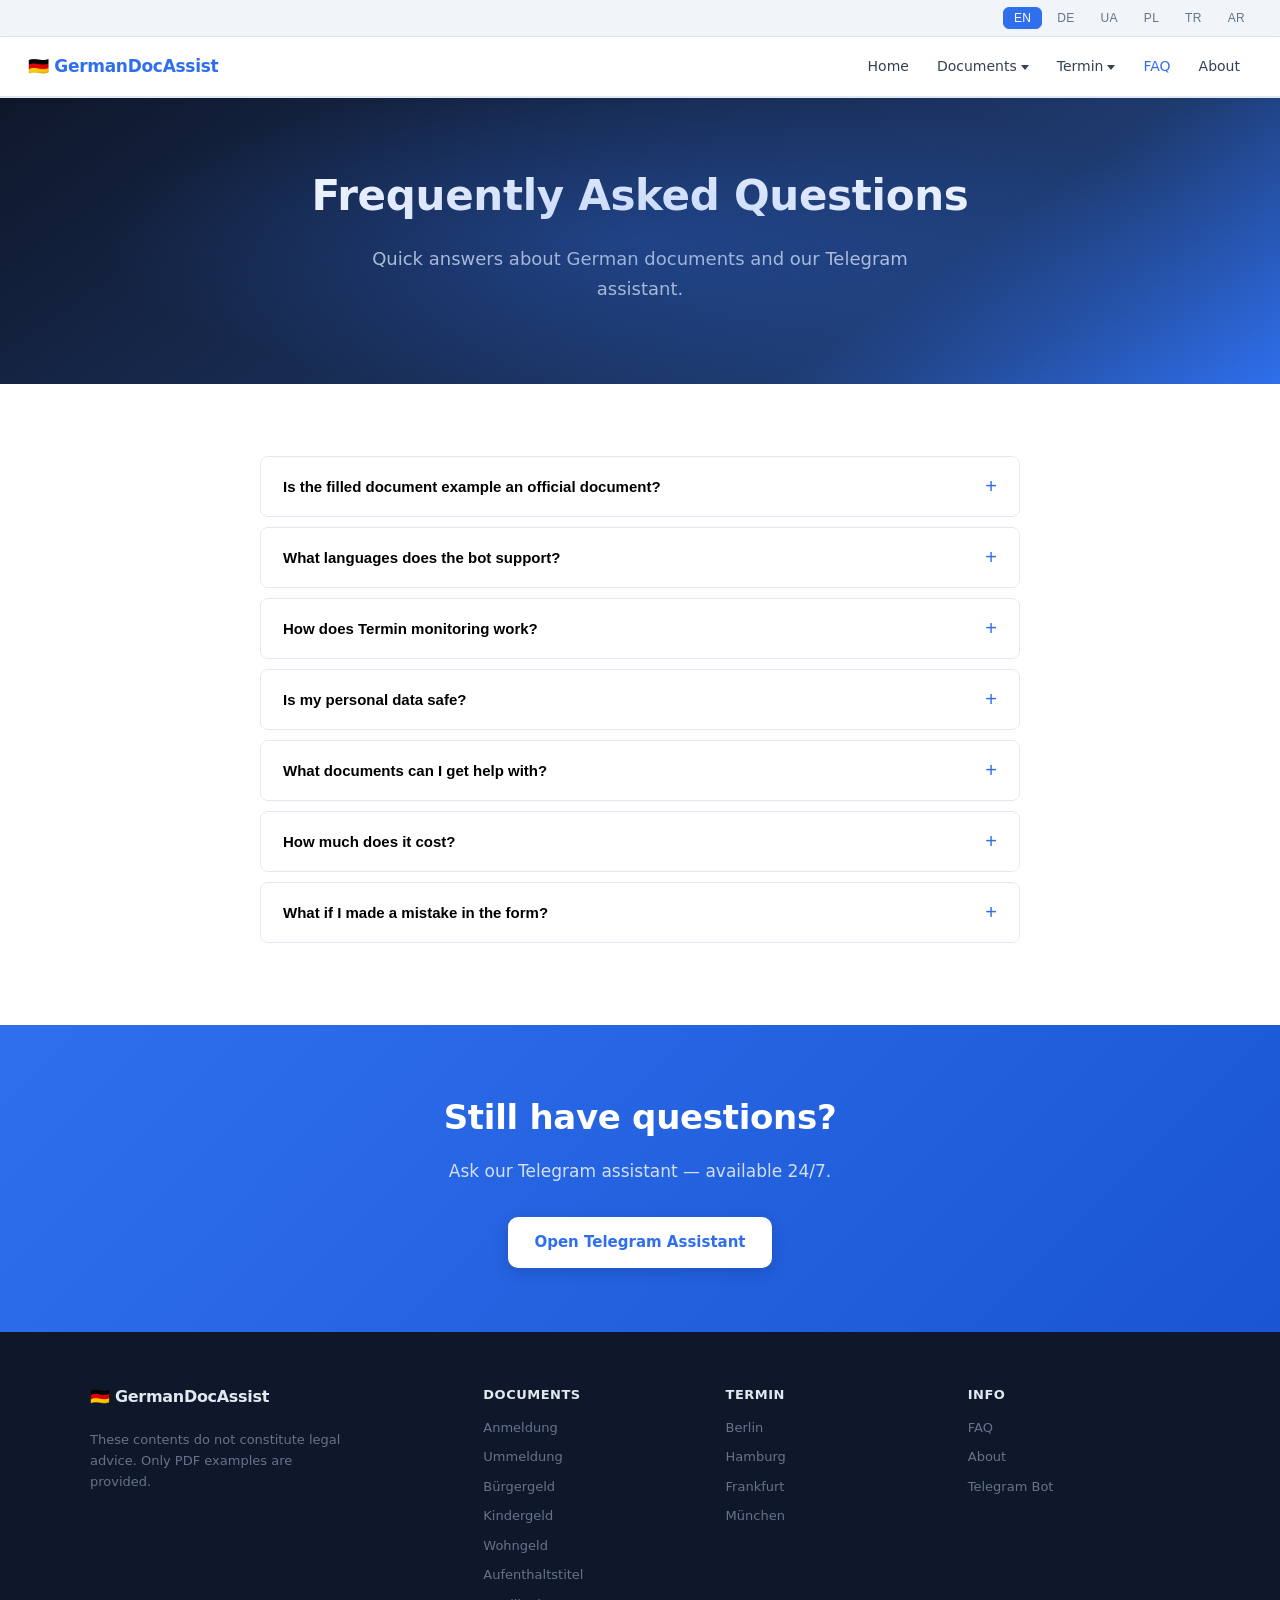
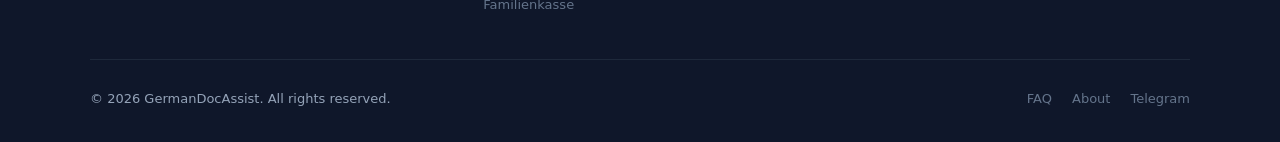
<file: seo-site/faq.html>
<!DOCTYPE html>
<html lang="en" dir="ltr">
<head>
  <meta charset="UTF-8">
  <meta name="viewport" content="width=device-width, initial-scale=1.0">
  <title>FAQ — German Document Assistant | GermanDocAssist</title>
  <meta name="description" content="Frequently asked questions about German documents: Anmeldung, Bürgergeld, Kindergeld, Termin Bürgeramt. Answers in 6 languages.">
  <meta property="og:type" content="website">
  <meta property="og:title" content="FAQ — German Document Assistant | GermanDocAssist">
  <meta property="og:description" content="Frequently asked questions about Anmeldung, Bürgergeld, Kindergeld, Termin Bürgeramt. Answers in 6 languages.">
  <meta property="og:url" content="https://germandocassist.com/faq.html">
  <meta property="og:image" content="https://germandocassist.com/og-image.png">
  <meta property="og:site_name" content="GermanDocAssist">
  <meta name="twitter:card" content="summary_large_image">
  <link rel="canonical" href="https://germandocassist.com/faq.html">
  <link rel="alternate" hreflang="en" href="https://germandocassist.com/faq.html?lang=en">
  <link rel="alternate" hreflang="de" href="https://germandocassist.com/faq.html?lang=de">
  <link rel="alternate" hreflang="uk" href="https://germandocassist.com/faq.html?lang=uk">
  <link rel="alternate" hreflang="pl" href="https://germandocassist.com/faq.html?lang=pl">
  <link rel="alternate" hreflang="tr" href="https://germandocassist.com/faq.html?lang=tr">
  <link rel="alternate" hreflang="ar" href="https://germandocassist.com/faq.html?lang=ar">
  <link rel="alternate" hreflang="x-default" href="https://germandocassist.com/faq.html">
  <script type="application/ld+json">
  {
    "@context": "https://schema.org",
    "@type": "FAQPage",
    "mainEntity": [
      {
        "@type": "Question",
        "name": "Is the filled document example an official document?",
        "acceptedAnswer": { "@type": "Answer", "text": "No. The filled example is for reference only — it shows you how to correctly fill in the official form. You must submit the official form from the government website." }
      },
      {
        "@type": "Question",
        "name": "How does Termin monitoring work?",
        "acceptedAnswer": { "@type": "Answer", "text": "The bot checks the official Bürgeramt booking website every 30 seconds. When a slot appears, you receive an instant Telegram notification with a direct link to book it." }
      },
      {
        "@type": "Question",
        "name": "What languages does the bot support?",
        "acceptedAnswer": { "@type": "Answer", "text": "The bot supports 6 languages: Ukrainian, German, English, Polish, Turkish, and Arabic." }
      },
      {
        "@type": "Question",
        "name": "How much does it cost?",
        "acceptedAnswer": { "@type": "Answer", "text": "PDF filled examples: from €3. Termin monitoring 24h: from €4.99. Termin monitoring 7 days: from €14.99." }
      },
      {
        "@type": "Question",
        "name": "What documents can I get help with?",
        "acceptedAnswer": { "@type": "Answer", "text": "Currently: Anmeldung, Ummeldung, Abmeldung, Bürgergeld, Kindergeld, Wohngeld, Elterngeld, Kinderzuschlag, Unterhaltsvorschuss, Kündigung, Gewerbeanmeldung and more." }
      }
    ]
  }
  </script>
  <link rel="stylesheet" href="css/styles.css">
  <script>
    window.PAGE_TRANSLATIONS = {
      en: {
        page_title: "Frequently Asked Questions",
        page_sub: "Quick answers about German documents and our Telegram assistant.",
        q1: "Is the filled document example an official document?",
        a1: "No. The filled example is for reference only — it shows you how to correctly fill in the official form. You must submit the official form from the government website.",
        q2: "What languages does the bot support?",
        a2: "The bot supports 6 languages: Ukrainian, German, English, Polish, Turkish, and Arabic.",
        q3: "How does Termin monitoring work?",
        a3: "The bot checks the official Bürgeramt booking website every 30 seconds. When a slot appears, you receive an instant Telegram notification with a direct link to book it.",
        q4: "Is my personal data safe?",
        a4: "Yes. Your data is used only to generate the document example and is not shared with third parties. You can request deletion at any time.",
        q5: "What documents can I get help with?",
        a5: "Currently: Anmeldung, Ummeldung, Abmeldung, Bürgergeld, Kindergeld, Wohngeld, Elterngeld, Kinderzuschlag, Unterhaltsvorschuss, Kündigung, Gewerbeanmeldung, and more.",
        q6: "How much does it cost?",
        a6: "PDF filled examples: from €4.99. Termin monitoring 24h: from €4.99. Termin monitoring 7 days: from €14.99.",
        q7: "What if I made a mistake in the form?",
        a7: "You can re-fill the form at any time. Contact us via the bot's support feature if you need help.",
        cta_title: "Still have questions?",
        cta_sub: "Ask our Telegram assistant — available 24/7.",
      },
      de: {
        page_title: "Häufig gestellte Fragen",
        page_sub: "Schnelle Antworten zu deutschen Dokumenten und unserem Telegram-Assistenten.",
        q1: "Ist das ausgefüllte Beispiel ein offizielles Dokument?",
        a1: "Nein. Das Beispiel dient nur zur Orientierung. Sie müssen das offizielle Formular von der Behördenwebsite einreichen.",
        q2: "Welche Sprachen unterstützt der Bot?",
        a2: "Ukrainisch, Deutsch, Englisch, Polnisch, Türkisch und Arabisch.",
        q3: "Wie funktioniert das Termin-Monitoring?",
        a3: "Der Bot prüft alle 30 Sekunden die offizielle Buchungsseite und sendet sofort eine Benachrichtigung, wenn ein Termin frei wird.",
        q4: "Sind meine Daten sicher?",
        a4: "Ja. Ihre Daten werden nur zur Erstellung des Beispiels verwendet und nicht weitergegeben.",
        q5: "Welche Dokumente werden unterstützt?",
        a5: "Anmeldung, Ummeldung, Abmeldung, Bürgergeld, Kindergeld, Wohngeld, Elterngeld und weitere.",
        q6: "Was kostet der Service?",
        a6: "PDF-Beispiele: ab €4.99. Termin-Monitoring 24h: ab €4.99. 7 Tage: ab €14.99.",
        q7: "Was wenn ich einen Fehler gemacht habe?",
        a7: "Sie können das Formular jederzeit neu ausfüllen.",
        cta_title: "Noch Fragen?",
        cta_sub: "Fragen Sie unseren Telegram-Assistenten — 24/7 verfügbar.",
      },
      ua: {
        page_title: "Часті запитання",
        page_sub: "Швидкі відповіді про німецькі документи та наш Telegram-асистент.",
        q1: "Заповнений приклад — це офіційний документ?",
        a1: "Ні. Приклад — лише для ознайомлення. Офіційну форму треба подавати з сайту відповідного органу.",
        q2: "Які мови підтримує бот?",
        a2: "Українська, німецька, англійська, польська, турецька та арабська.",
        q3: "Як працює моніторинг Termin?",
        a3: "Бот перевіряє офіційний сайт бронювання кожні 30 секунд. Як тільки з'являється місце — миттєве сповіщення.",
        q4: "Мої дані в безпеці?",
        a4: "Так. Дані використовуються лише для генерації прикладу і не передаються третім особам.",
        q5: "Які документи підтримуються?",
        a5: "Anmeldung, Ummeldung, Abmeldung, Bürgergeld, Kindergeld, Wohngeld, Elterngeld та інші.",
        q6: "Скільки коштує?",
        a6: "Приклади PDF: від €4.99. Моніторинг Termin 24 год: від €4.99. 7 днів: від €14.99.",
        q7: "Якщо я зробив помилку у формі?",
        a7: "Можна перезаповнити форму в будь-який час.",
        cta_title: "Ще є питання?",
        cta_sub: "Запитай наш Telegram-асистент — доступний 24/7.",
      },
      pl: { page_title:"Często zadawane pytania", page_sub:"Szybkie odpowiedzi o niemieckich dokumentach.", q1:"Czy przykład to oficjalny dokument?", a1:"Nie. Przykład służy tylko jako wzór.", q2:"Jakie języki obsługuje bot?", a2:"Ukraiński, Niemiecki, Angielski, Polski, Turecki i Arabski.", q3:"Jak działa monitoring Termin?", a3:"Bot sprawdza co 30 sekund i wysyła powiadomienie gdy pojawi się wolny termin.", q4:"Czy moje dane są bezpieczne?", a4:"Tak. Dane służą tylko do generowania przykładu.", q5:"Jakie dokumenty są obsługiwane?", a5:"Anmeldung, Bürgergeld, Kindergeld, Wohngeld i inne.", q6:"Ile kosztuje?", a6:"Przykłady PDF od €4.99. Monitoring 24h od €4.99.", q7:"Co jeśli popełniłem błąd?", a7:"Możesz wypełnić formularz ponownie.", cta_title:"Masz jeszcze pytania?", cta_sub:"Zapytaj naszego bota Telegram." },
      tr: { page_title:"Sıkça Sorulan Sorular", page_sub:"Alman belgeleri hakkında hızlı cevaplar.", q1:"Doldurulmuş örnek resmi belge mi?", a1:"Hayır, sadece rehber niteliğindedir.", q2:"Bot hangi dilleri destekliyor?", a2:"Ukraynaca, Almanca, İngilizce, Lehçe, Türkçe ve Arapça.", q3:"Termin takibi nasıl çalışır?", a3:"Bot her 30 saniyede bir kontrol eder ve slot çıktığında anlık bildirim gönderir.", q4:"Verilerim güvende mi?", a4:"Evet, veriler yalnızca örnek oluşturmak için kullanılır.", q5:"Hangi belgeler destekleniyor?", a5:"Anmeldung, Bürgergeld, Kindergeld, Wohngeld ve diğerleri.", q6:"Ne kadar?", a6:"PDF örnekleri €4.99'dan. Termin takibi 24s €4.99'dan.", q7:"Hata yaptıysam?", a7:"Formu istediğiniz zaman yeniden doldurabilirsiniz.", cta_title:"Hâlâ sorunuz var mı?", cta_sub:"Telegram botuna sorun — 7/24." },
      ar: { page_title:"الأسئلة الشائعة", page_sub:"إجابات سريعة حول المستندات الألمانية.", q1:"هل المثال المملوء مستند رسمي؟", a1:"لا. المثال للاسترشاد فقط.", q2:"ما اللغات التي يدعمها البوت؟", a2:"الأوكرانية والألمانية والإنجليزية والبولندية والتركية والعربية.", q3:"كيف تعمل مراقبة المواعيد؟", a3:"يفحص البوت الموقع الرسمي كل 30 ثانية ويرسل إشعارًا فور ظهور موعد.", q4:"هل بياناتي آمنة؟", a4:"نعم، البيانات تُستخدم فقط لإنشاء المثال.", q5:"ما المستندات المدعومة؟", a5:"Anmeldung، Bürgergeld، Kindergeld، Wohngeld وغيرها.", q6:"كم التكلفة؟", a6:"أمثلة PDF من €4.99. مراقبة 24 ساعة من €4.99.", q7:"ماذا لو أخطأت؟", a7:"يمكنك إعادة ملء النموذج في أي وقت.", cta_title:"لديك سؤال؟", cta_sub:"اسأل بوت تيليجرام — متاح 24/7." },
    };
  </script>
</head>
<body>
<div class="lang-bar">
  <button class="lang-btn" data-lang="en">EN</button><button class="lang-btn" data-lang="de">DE</button>
  <button class="lang-btn" data-lang="ua">UA</button><button class="lang-btn" data-lang="pl">PL</button>
  <button class="lang-btn" data-lang="tr">TR</button><button class="lang-btn" data-lang="ar">AR</button>
</div>
<nav>
  <a href="index.html" class="nav-logo">🇩🇪 GermanDocAssist</a>
  <ul class="nav-links" id="nav-links">
    <li><a href="index.html">Home</a></li>
    <li>
      <a href="#" class="has-dropdown">Documents</a>
      <div class="nav-dropdown">
        <a href="anmeldung.html">🏠 Anmeldung</a>
        <a href="ummeldung.html">📦 Ummeldung</a>
        <a href="buergergeld.html">💶 Bürgergeld</a>
        <a href="kindergeld.html">👶 Kindergeld</a>
        <a href="wohngeld.html">🏘 Wohngeld</a>
        <a href="aufenthaltstitel.html">🛂 Aufenthaltstitel</a>
        <a href="familienkasse.html">👨‍👩‍👧 Familienkasse</a>
        <div class="dropdown-divider"></div>
        <a href="https://t.me/DE_PDF_Assistant_bot">📋 All documents →</a>
      </div>
    </li>
    <li>
      <a href="#" class="has-dropdown">Termin</a>
      <div class="nav-dropdown">
        <a href="termin-berlin.html">🏙 Berlin</a>
        <a href="termin-berlin.html">🏙 Hamburg</a>
        <a href="termin-berlin.html">🏙 Frankfurt</a>
        <a href="termin-berlin.html">🏙 Düsseldorf</a>
        <a href="termin-berlin.html">🏙 München</a>
      </div>
    </li>
    <li><a href="faq.html" class="active">FAQ</a></li>
    <li><a href="about.html">About</a></li>
  </ul>
  <button class="nav-mobile-btn" id="nav-toggle" aria-label="Menu">☰</button>
</nav>
<div class="page-hero">
  <h1 data-i18n="page_title">FAQ</h1>
  <p data-i18n="page_sub">Quick answers about German documents.</p>
</div>
<section><div class="container">
  <div class="faq-list">
    <div class="faq-item"><button class="faq-q" data-i18n="q1">Q1</button><div class="faq-a" data-i18n="a1"></div></div>
    <div class="faq-item"><button class="faq-q" data-i18n="q2">Q2</button><div class="faq-a" data-i18n="a2"></div></div>
    <div class="faq-item"><button class="faq-q" data-i18n="q3">Q3</button><div class="faq-a" data-i18n="a3"></div></div>
    <div class="faq-item"><button class="faq-q" data-i18n="q4">Q4</button><div class="faq-a" data-i18n="a4"></div></div>
    <div class="faq-item"><button class="faq-q" data-i18n="q5">Q5</button><div class="faq-a" data-i18n="a5"></div></div>
    <div class="faq-item"><button class="faq-q" data-i18n="q6">Q6</button><div class="faq-a" data-i18n="a6"></div></div>
    <div class="faq-item"><button class="faq-q" data-i18n="q7">Q7</button><div class="faq-a" data-i18n="a7"></div></div>
  </div>
</div></section>
<section class="cta-banner">
  <h2 data-i18n="cta_title">Still have questions?</h2>
  <p data-i18n="cta_sub">Ask our Telegram assistant.</p>
  <a href="https://t.me/DE_PDF_Assistant_bot" class="cta-btn" data-i18n="cta_open">Open Telegram Assistant</a>
</section>
<footer>
  <div class="footer-inner">
    <div class="footer-brand">
      <a href="index.html" class="nav-logo">🇩🇪 GermanDocAssist</a>
      <p style="margin-top:10px;font-size:13px;color:#64748b;max-width:260px" data-i18n="footer_disclaimer">Filled examples are for reference only.</p>
    </div>
    <div class="footer-nav-group">
      <div class="footer-col">
        <h4>Documents</h4>
        <a href="anmeldung.html">Anmeldung</a>
        <a href="ummeldung.html">Ummeldung</a>
        <a href="buergergeld.html">Bürgergeld</a>
        <a href="kindergeld.html">Kindergeld</a>
        <a href="wohngeld.html">Wohngeld</a>
        <a href="aufenthaltstitel.html">Aufenthaltstitel</a>
        <a href="familienkasse.html">Familienkasse</a>
      </div>
      <div class="footer-col">
        <h4>Termin</h4>
        <a href="termin-berlin.html">Berlin</a>
        <a href="termin-berlin.html">Hamburg</a>
        <a href="termin-berlin.html">Frankfurt</a>
        <a href="termin-berlin.html">München</a>
      </div>
      <div class="footer-col">
        <h4>Info</h4>
        <a href="faq.html">FAQ</a>
        <a href="about.html">About</a>
        <a href="https://t.me/DE_PDF_Assistant_bot">Telegram Bot</a>
      </div>
    </div>
  </div>
  <div class="footer-bottom">
    <p data-i18n="footer_copy">© 2026 GermanDocAssist. All rights reserved.</p>
    <div class="footer-links">
      <a href="faq.html">FAQ</a><a href="about.html">About</a><a href="https://t.me/DE_PDF_Assistant_bot">Telegram</a>
    </div>
  </div>
</footer>
<script src="js/lang-switch.js"></script>
<script>
  const navToggle = document.getElementById('nav-toggle');
  const mainNav = document.getElementById('main-nav');
  if (navToggle) navToggle.addEventListener('click', () => {
    mainNav.classList.toggle('nav-mobile-open');
    navToggle.textContent = mainNav.classList.contains('nav-mobile-open') ? '✕' : '☰';
  });
  document.querySelectorAll(".faq-q").forEach(btn => {
    btn.addEventListener("click", () => {
      btn.classList.toggle("open");
      btn.nextElementSibling.classList.toggle("open");
    });
  });
</script>
</body>
</html>
</file>
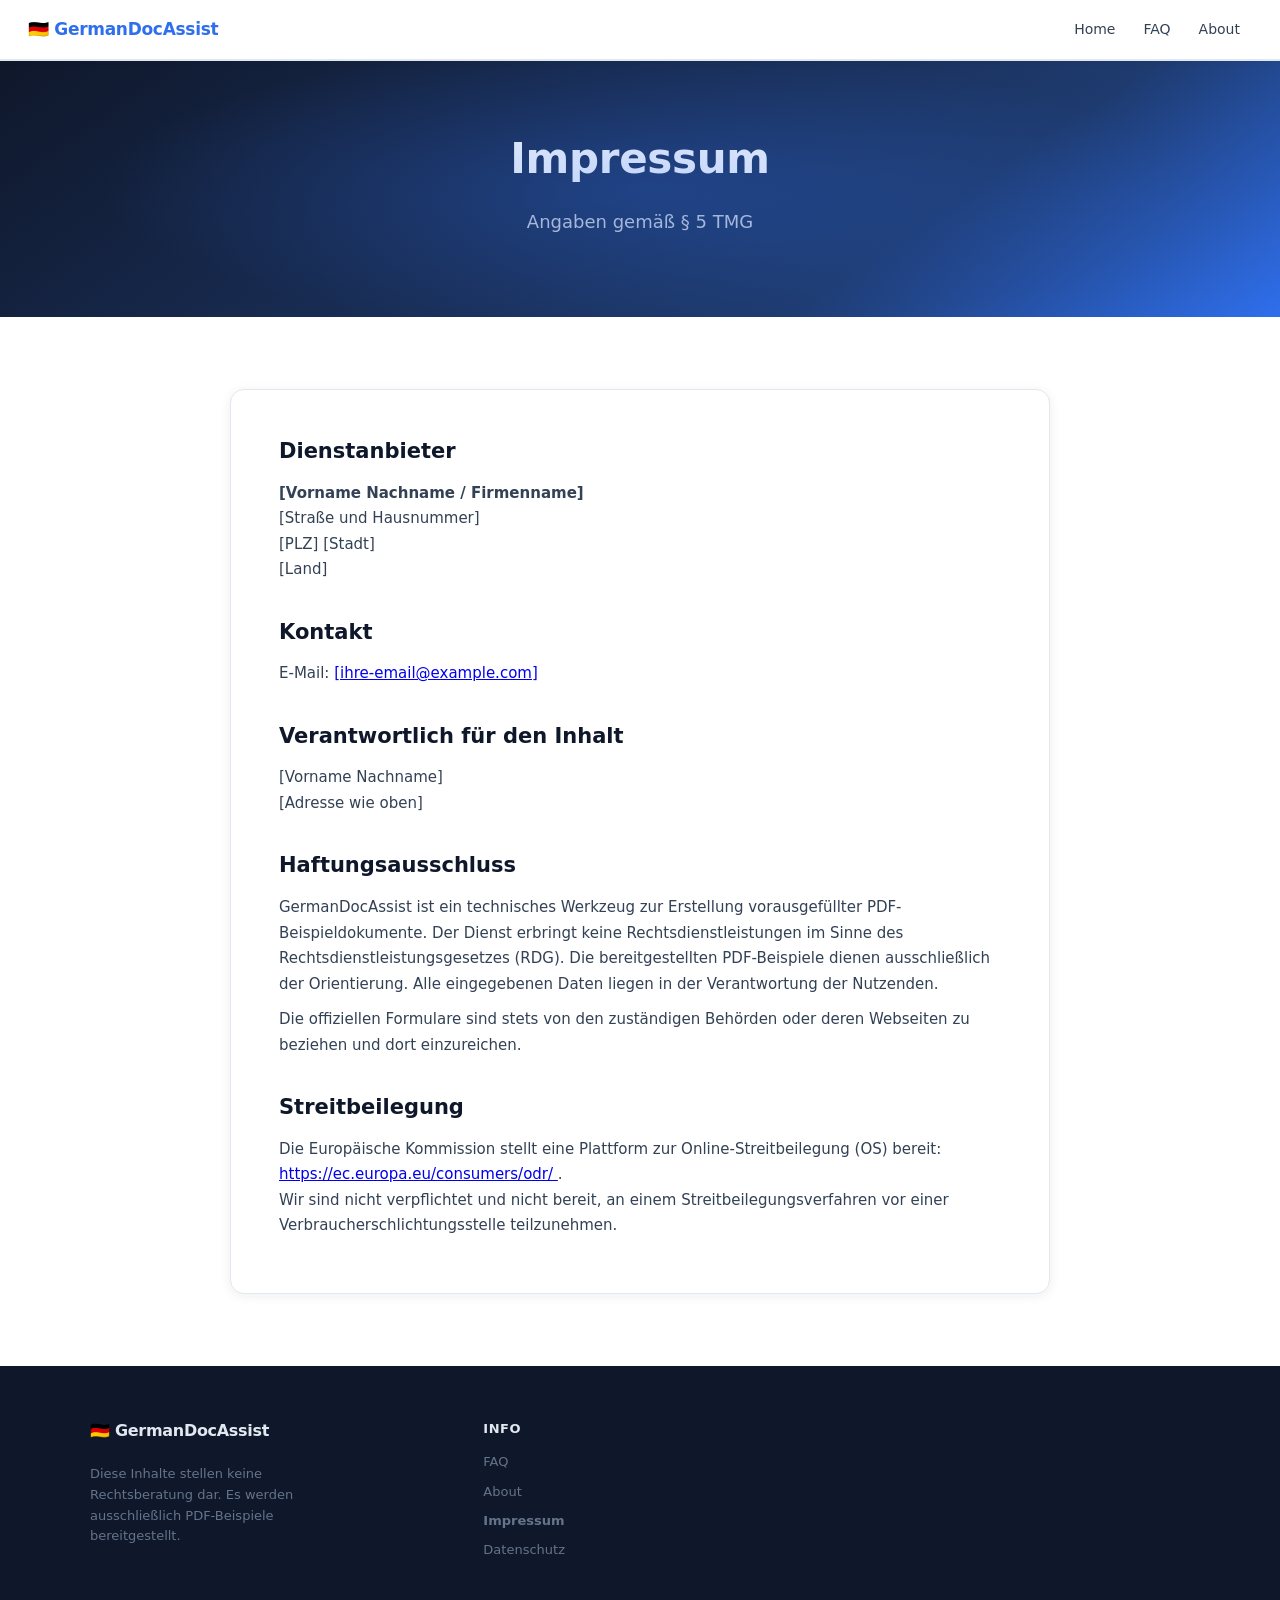
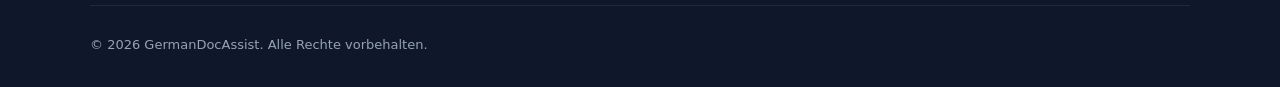
<file: seo-site/impressum.html>
<!DOCTYPE html>
<html lang="de">
<head>
  <meta charset="UTF-8" />
  <meta name="viewport" content="width=device-width, initial-scale=1.0" />
  <title>Impressum – GermanDocAssist</title>
  <meta name="robots" content="noindex">
  <link rel="stylesheet" href="css/styles.css">
</head>
<body>
<nav id="main-nav">
  <a href="index.html" class="nav-logo">🇩🇪 GermanDocAssist</a>
  <ul class="nav-links" id="nav-links">
    <li><a href="index.html">Home</a></li>
    <li><a href="faq.html">FAQ</a></li>
    <li><a href="about.html">About</a></li>
  </ul>
  <button class="nav-mobile-btn" id="nav-toggle" aria-label="Menu">☰</button>
</nav>

<div class="page-hero">
  <h1>Impressum</h1>
  <p>Angaben gemäß § 5 TMG</p>
</div>

<section>
  <div class="container">
    <div class="content-card">

      <h2>Dienstanbieter</h2>
      <p>
        <strong>[Vorname Nachname / Firmenname]</strong><br>
        [Straße und Hausnummer]<br>
        [PLZ] [Stadt]<br>
        [Land]
      </p>

      <h2>Kontakt</h2>
      <p>
        E-Mail: <a href="mailto:[ihre-email@example.com]">[ihre-email@example.com]</a>
      </p>

      <h2>Verantwortlich für den Inhalt</h2>
      <p>
        [Vorname Nachname]<br>
        [Adresse wie oben]
      </p>

      <h2>Haftungsausschluss</h2>
      <p>
        GermanDocAssist ist ein technisches Werkzeug zur Erstellung vorausgefüllter
        PDF-Beispieldokumente. Der Dienst erbringt keine Rechtsdienstleistungen im
        Sinne des Rechtsdienstleistungsgesetzes (RDG). Die bereitgestellten
        PDF-Beispiele dienen ausschließlich der Orientierung. Alle eingegebenen
        Daten liegen in der Verantwortung der Nutzenden.
      </p>
      <p>
        Die offiziellen Formulare sind stets von den zuständigen Behörden oder
        deren Webseiten zu beziehen und dort einzureichen.
      </p>

      <h2>Streitbeilegung</h2>
      <p>
        Die Europäische Kommission stellt eine Plattform zur Online-Streitbeilegung
        (OS) bereit:
        <a href="https://ec.europa.eu/consumers/odr/" target="_blank" rel="noopener">
          https://ec.europa.eu/consumers/odr/
        </a>.<br>
        Wir sind nicht verpflichtet und nicht bereit, an einem
        Streitbeilegungsverfahren vor einer Verbraucherschlichtungsstelle
        teilzunehmen.
      </p>

    </div>
  </div>
</section>

<footer>
  <div class="footer-inner">
    <div class="footer-brand">
      <a href="index.html" class="nav-logo">🇩🇪 GermanDocAssist</a>
      <p style="margin-top:10px;font-size:13px;color:#64748b;max-width:260px">
        Diese Inhalte stellen keine Rechtsberatung dar. Es werden ausschließlich PDF-Beispiele bereitgestellt.
      </p>
    </div>
    <div class="footer-nav-group">
      <div class="footer-col">
        <h4>Info</h4>
        <a href="faq.html">FAQ</a>
        <a href="about.html">About</a>
        <a href="impressum.html"><strong>Impressum</strong></a>
        <a href="datenschutz.html">Datenschutz</a>
      </div>
    </div>
  </div>
  <div class="footer-bottom">
    <p>© 2026 GermanDocAssist. Alle Rechte vorbehalten.</p>
  </div>
</footer>

<script>
  document.getElementById('nav-toggle')?.addEventListener('click', () => {
    document.getElementById('nav-links')?.classList.toggle('open');
  });
</script>
</body>
</html>
</file>
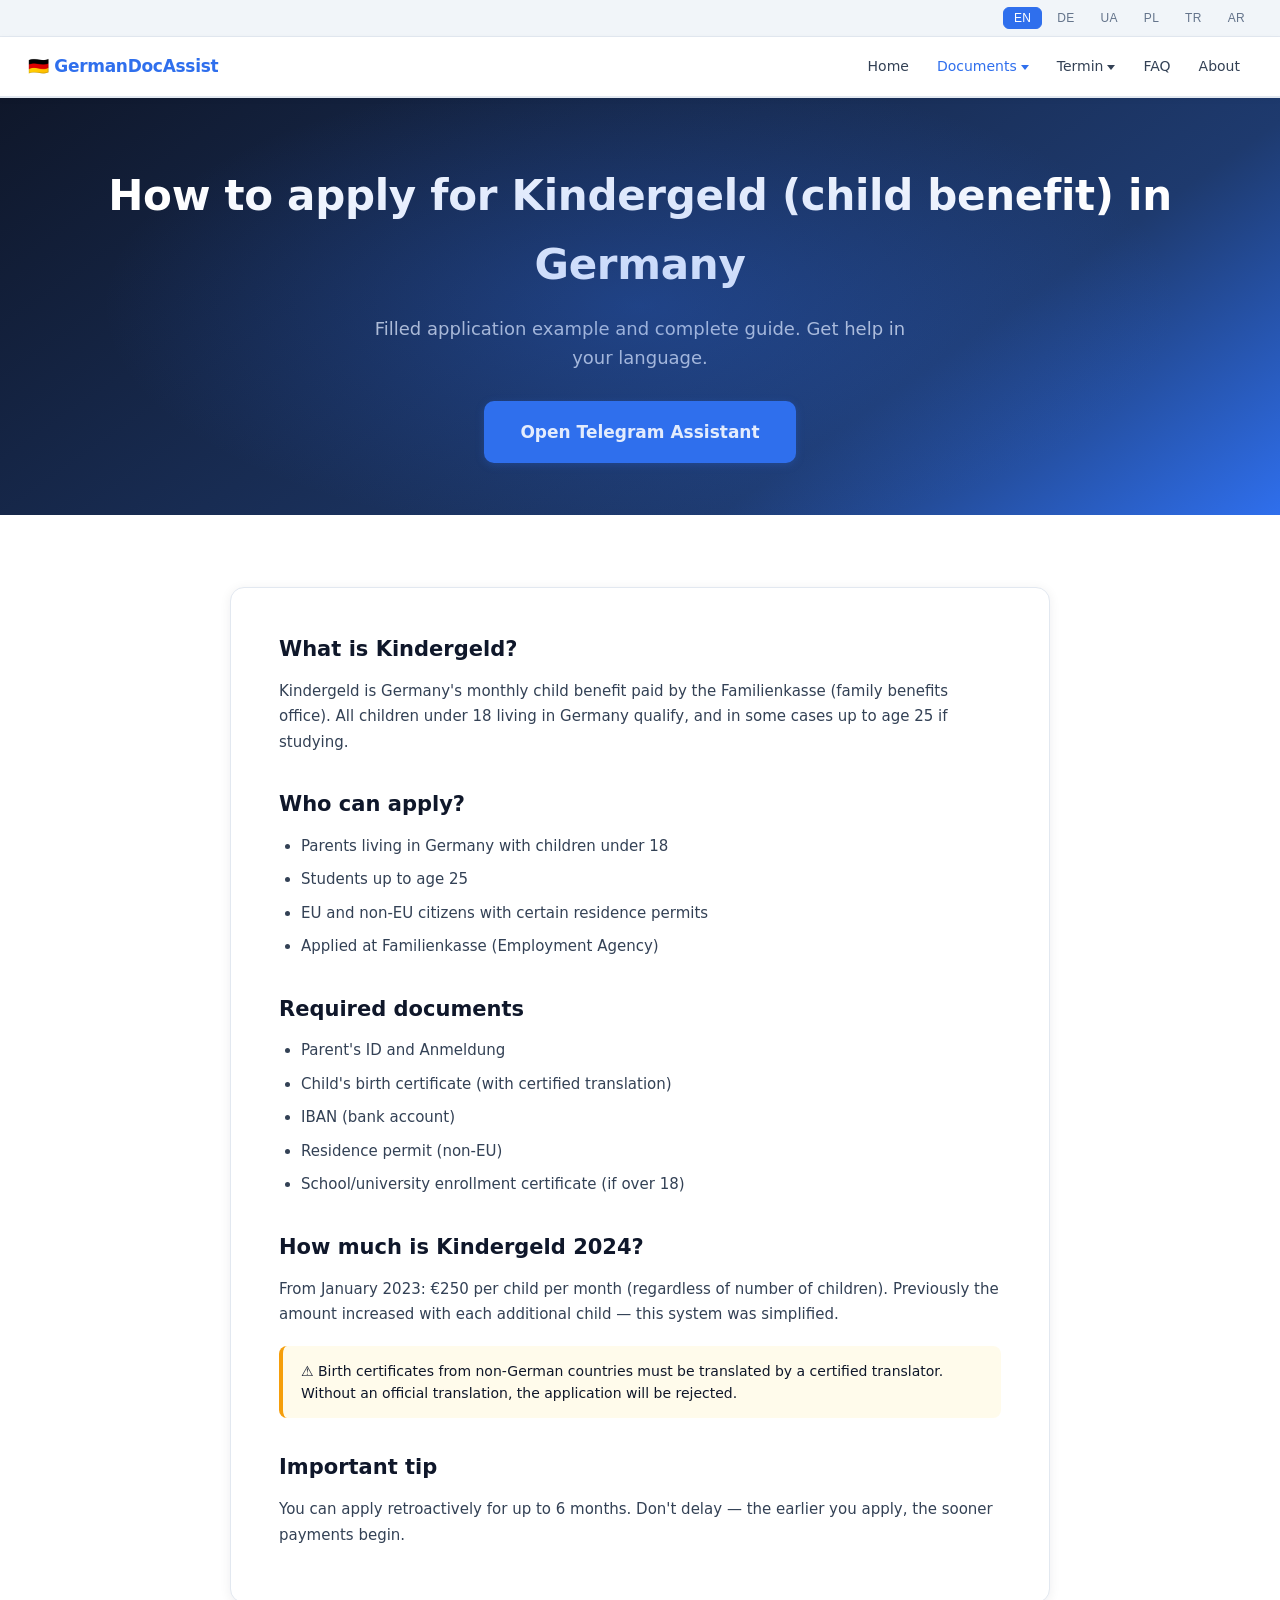
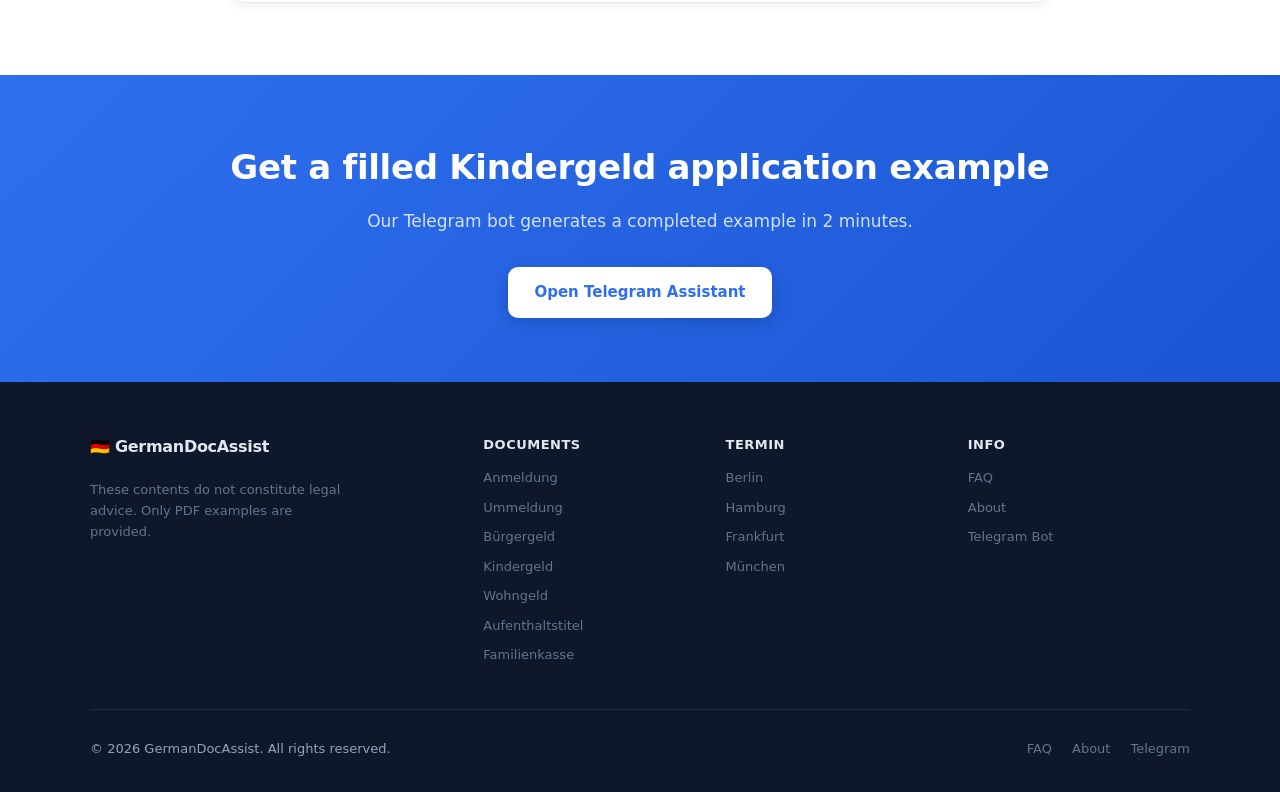
<file: seo-site/kindergeld.html>
<!DOCTYPE html>
<html lang="en" dir="ltr">
<head>
  <meta charset="UTF-8">
  <meta name="viewport" content="width=device-width, initial-scale=1.0">
  <title>Kindergeld Application Help Germany — Filled Example | GermanDocAssist</title>
  <meta name="description" content="How to apply for Kindergeld (child benefit) in Germany. Filled application example, required documents, amounts 2024. Available in 6 languages.">
  <meta name="keywords" content="kindergeld antrag ausfüllen, kindergeld application germany, child benefit germany help, kindergeld hilfe, kindergeld beantragen">
  <meta property="og:type" content="article">
  <meta property="og:title" content="Kindergeld Application Help Germany — GermanDocAssist">
  <meta property="og:description" content="How to apply for Kindergeld (child benefit) in Germany. Filled application example and guide in 6 languages.">
  <meta property="og:url" content="https://germandocassist.com/kindergeld.html">
  <meta property="og:image" content="https://germandocassist.com/og-image.png">
  <meta property="og:site_name" content="GermanDocAssist">
  <meta name="twitter:card" content="summary_large_image">
  <link rel="canonical" href="https://germandocassist.com/kindergeld.html">
  <link rel="alternate" hreflang="en" href="https://germandocassist.com/kindergeld.html?lang=en">
  <link rel="alternate" hreflang="de" href="https://germandocassist.com/kindergeld.html?lang=de">
  <link rel="alternate" hreflang="uk" href="https://germandocassist.com/kindergeld.html?lang=uk">
  <link rel="alternate" hreflang="pl" href="https://germandocassist.com/kindergeld.html?lang=pl">
  <link rel="alternate" hreflang="tr" href="https://germandocassist.com/kindergeld.html?lang=tr">
  <link rel="alternate" hreflang="ar" href="https://germandocassist.com/kindergeld.html?lang=ar">
  <link rel="alternate" hreflang="x-default" href="https://germandocassist.com/kindergeld.html">
  <script type="application/ld+json">
  {
    "@context": "https://schema.org",
    "@type": "Article",
    "headline": "How to Apply for Kindergeld in Germany",
    "description": "Complete guide for Kindergeld child benefit application in Germany with filled example.",
    "url": "https://germandocassist.com/kindergeld.html",
    "inLanguage": ["en", "de", "uk", "pl", "tr", "ar"],
    "publisher": { "@type": "Organization", "name": "GermanDocAssist", "url": "https://germandocassist.com/" }
  }
  </script>
  <link rel="stylesheet" href="css/styles.css">
  <script>
    window.PAGE_TRANSLATIONS = {
      en: {
        page_title: "How to apply for Kindergeld (child benefit) in Germany",
        page_sub: "Filled application example and complete guide. Get help in your language.",
        what_title: "What is Kindergeld?",
        what_text: "Kindergeld is Germany's monthly child benefit paid by the Familienkasse (family benefits office). All children under 18 living in Germany qualify, and in some cases up to age 25 if studying.",
        who_title: "Who can apply?",
        who_items: "<li>Parents living in Germany with children under 18</li><li>Students up to age 25</li><li>EU and non-EU citizens with certain residence permits</li><li>Applied at Familienkasse (Employment Agency)</li>",
        docs_title: "Required documents",
        docs_items: "<li>Parent's ID and Anmeldung</li><li>Child's birth certificate (with certified translation)</li><li>IBAN (bank account)</li><li>Residence permit (non-EU)</li><li>School/university enrollment certificate (if over 18)</li>",
        amount_title: "How much is Kindergeld 2024?",
        amount_text: "From January 2023: €250 per child per month (regardless of number of children). Previously the amount increased with each additional child — this system was simplified.",
        warn_text: "⚠️ Birth certificates from non-German countries must be translated by a certified translator. Without an official translation, the application will be rejected.",
        tip_title: "Important tip",
        tip_text: "You can apply retroactively for up to 6 months. Don't delay — the earlier you apply, the sooner payments begin.",
        cta_title: "Get a filled Kindergeld application example",
        cta_sub: "Our Telegram bot generates a completed example in 2 minutes.",
      },
      de: {
        page_title: "Kindergeld beantragen — Anleitung mit Beispiel",
        page_sub: "Ausgefülltes Antragsbeispiel und vollständige Anleitung.",
        what_title: "Was ist Kindergeld?",
        what_text: "Kindergeld ist die monatliche Familienleistung der Familienkasse für Kinder unter 18 Jahren, die in Deutschland leben.",
        who_title: "Wer kann beantragen?",
        who_items: "<li>Eltern mit Kindern unter 18 Jahren in Deutschland</li><li>Studierende bis 25 Jahre</li><li>EU- und Nicht-EU-Bürger mit Aufenthaltstitel</li>",
        docs_title: "Benötigte Unterlagen",
        docs_items: "<li>Ausweis und Anmeldung</li><li>Geburtsurkunde des Kindes (mit beglaubigter Übersetzung)</li><li>IBAN</li><li>Aufenthaltstitel (Nicht-EU)</li>",
        amount_title: "Wie hoch ist Kindergeld 2024?",
        amount_text: "Ab Januar 2023: €250 pro Kind pro Monat (unabhängig von der Kinderanzahl).",
        warn_text: "⚠️ Geburtsurkunden aus dem Ausland müssen von einem beeidigten Übersetzer übersetzt werden.",
        tip_title: "Wichtiger Hinweis",
        tip_text: "Sie können bis zu 6 Monate rückwirkend beantragen. Stellen Sie den Antrag so früh wie möglich.",
        cta_title: "Ausgefülltes Kindergeld-Antragsbeispiel erhalten",
        cta_sub: "Unser Telegram-Bot erstellt in 2 Minuten ein Beispiel.",
      },
      ua: {
        page_title: "Як подати заявку на Kindergeld у Німеччині",
        page_sub: "Заповнений приклад та повний посібник.",
        what_title: "Що таке Kindergeld?",
        what_text: "Kindergeld — щомісячна дитяча допомога від Familienkasse для дітей до 18 років, які проживають у Німеччині.",
        who_title: "Хто може подати заявку?",
        who_items: "<li>Батьки з дітьми до 18 років у Німеччині</li><li>Студенти до 25 років</li><li>Громадяни ЄС та не-ЄС з дозволом на проживання</li>",
        docs_title: "Необхідні документи",
        docs_items: "<li>Паспорт та Anmeldung</li><li>Свідоцтво про народження дитини (з завіреним перекладом)</li><li>IBAN</li><li>Дозвіл на проживання (не-ЄС)</li>",
        amount_title: "Скільки становить Kindergeld 2024?",
        amount_text: "З січня 2023: €250 на дитину на місяць (незалежно від кількості дітей).",
        warn_text: "⚠️ Свідоцтва про народження з інших країн мають бути перекладені сертифікованим перекладачем.",
        tip_title: "Важлива порада",
        tip_text: "Можна подати заявку ретроспективно за 6 місяців. Не зволікай.",
        cta_title: "Отримай заповнений приклад заяви на Kindergeld",
        cta_sub: "Telegram-бот генерує приклад за 2 хвилини.",
      },
      pl: { page_title:"Jak ubiegać się o Kindergeld w Niemczech", page_sub:"Wypełniony przykład wniosku.", what_title:"Co to jest Kindergeld?", what_text:"Kindergeld to miesięczny zasiłek na dzieci wypłacany przez Familienkasse.", who_title:"Kto może się ubiegać?", who_items:"<li>Rodzice z dziećmi poniżej 18 lat</li><li>Studenci do 25 roku życia</li>", docs_title:"Wymagane dokumenty", docs_items:"<li>Dowód tożsamości i Anmeldung</li><li>Akt urodzenia dziecka (z tłumaczeniem)</li><li>IBAN</li>", amount_title:"Ile wynosi Kindergeld 2024?", amount_text:"Od stycznia 2023: €250 na dziecko miesięcznie.", warn_text:"⚠️ Zagraniczne akty urodzenia muszą być przetłumaczone przez tłumacza przysięgłego.", tip_title:"Ważna wskazówka", tip_text:"Możesz wnioskować o zasiłek wstecz do 6 miesięcy.", cta_title:"Otrzymaj wypełniony przykład wniosku", cta_sub:"Bot Telegram tworzy przykład w 2 minuty." },
      tr: { page_title:"Almanya'da Kindergeld Başvurusu", page_sub:"Doldurulmuş başvuru örneğiyle rehber.", what_title:"Kindergeld nedir?", what_text:"Kindergeld, Almanya'da yaşayan 18 yaş altı çocuklar için Familienkasse tarafından ödenen aylık çocuk yardımıdır.", who_title:"Kim başvurabilir?", who_items:"<li>18 yaş altı çocuğu olan ebeveynler</li><li>25 yaşına kadar öğrenciler</li>", docs_title:"Gerekli belgeler", docs_items:"<li>Kimlik ve Anmeldung</li><li>Çocuğun doğum belgesi (onaylı çeviri ile)</li><li>IBAN</li>", amount_title:"2024 Kindergeld miktarı?", amount_text:"Ocak 2023'ten itibaren: çocuk başına ayda €250.", warn_text:"⚠️ Yabancı doğum belgelerinin noter onaylı çevirisi gerekir.", tip_title:"Önemli ipucu", tip_text:"6 aya kadar geriye dönük başvurabilirsiniz.", cta_title:"Doldurulmuş başvuru örneği alın", cta_sub:"Telegram botu 2 dakikada örnek oluşturur." },
      ar: { page_title:"كيفية التقدم للحصول على Kindergeld في ألمانيا", page_sub:"مثال طلب مملوء ودليل كامل.", what_title:"ما هو Kindergeld؟", what_text:"Kindergeld هو مخصص أطفال شهري تدفعه Familienkasse للأطفال دون 18 عامًا المقيمين في ألمانيا.", who_title:"من يمكنه التقدم؟", who_items:"<li>الوالدان مع أطفال دون 18 عامًا</li><li>الطلاب حتى سن 25</li>", docs_title:"المستندات المطلوبة", docs_items:"<li>هوية وAnmeldung</li><li>شهادة ميلاد الطفل (مع ترجمة معتمدة)</li><li>IBAN</li>", amount_title:"كم يبلغ Kindergeld 2024؟", amount_text:"منذ يناير 2023: €250 لكل طفل شهريًا.", warn_text:"⚠️ شهادات الميلاد الأجنبية تحتاج إلى ترجمة معتمدة.", tip_title:"نصيحة مهمة", tip_text:"يمكنك التقدم بأثر رجعي لمدة 6 أشهر.", cta_title:"احصل على مثال طلب Kindergeld مملوء", cta_sub:"بوت تيليجرام يُنشئ مثالاً في دقيقتين." },
    };
  </script>
</head>
<body>
<div class="lang-bar">
  <button class="lang-btn" data-lang="en">EN</button><button class="lang-btn" data-lang="de">DE</button>
  <button class="lang-btn" data-lang="ua">UA</button><button class="lang-btn" data-lang="pl">PL</button>
  <button class="lang-btn" data-lang="tr">TR</button><button class="lang-btn" data-lang="ar">AR</button>
</div>
<nav id="main-nav">
  <a href="index.html" class="nav-logo">🇩🇪 GermanDocAssist</a>
  <ul class="nav-links" id="nav-links">
    <li><a href="index.html">Home</a></li>
    <li>
      <a href="#" class="has-dropdown active">Documents</a>
      <div class="nav-dropdown">
        <a href="anmeldung.html">🏠 Anmeldung</a>
        <a href="ummeldung.html">📦 Ummeldung</a>
        <a href="buergergeld.html">💶 Bürgergeld</a>
        <a href="kindergeld.html">👶 Kindergeld</a>
        <a href="wohngeld.html">🏘 Wohngeld</a>
        <a href="aufenthaltstitel.html">🛂 Aufenthaltstitel</a>
        <a href="familienkasse.html">👨‍👩‍👧 Familienkasse</a>
        <div class="dropdown-divider"></div>
        <a href="https://t.me/DE_PDF_Assistant_bot">📋 All documents →</a>
      </div>
    </li>
    <li>
      <a href="#" class="has-dropdown">Termin</a>
      <div class="nav-dropdown">
        <a href="termin-berlin.html">🏙 Berlin</a>
        <a href="termin-berlin.html">🏙 Hamburg</a>
        <a href="termin-berlin.html">🏙 Frankfurt</a>
        <a href="termin-berlin.html">🏙 Düsseldorf</a>
        <a href="termin-berlin.html">🏙 München</a>
      </div>
    </li>
    <li><a href="faq.html">FAQ</a></li>
    <li><a href="about.html">About</a></li>
  </ul>
  <button class="nav-mobile-btn" id="nav-toggle" aria-label="Menu">☰</button>
</nav>
<div class="page-hero">
  <h1 data-i18n="page_title">How to apply for Kindergeld</h1>
  <p data-i18n="page_sub">Filled application example and complete guide.</p>
  <a href="https://t.me/DE_PDF_Assistant_bot" class="cta-btn large" data-i18n="cta_open">Open Telegram Assistant</a>
</div>
<section><div class="container"><div class="content-card">
  <h2 data-i18n="what_title">What is Kindergeld?</h2><p data-i18n="what_text"></p>
  <h2 data-i18n="who_title">Who can apply?</h2><ul data-i18n="who_items"></ul>
  <h2 data-i18n="docs_title">Required documents</h2><ul data-i18n="docs_items"></ul>
  <h2 data-i18n="amount_title">Amount 2024</h2><p data-i18n="amount_text"></p>
  <div class="warning" data-i18n="warn_text"></div>
  <h2 data-i18n="tip_title">Important tip</h2><p data-i18n="tip_text"></p>
</div></div></section>
<section class="cta-banner">
  <h2 data-i18n="cta_title">Get a filled Kindergeld example</h2>
  <p data-i18n="cta_sub">2 minutes in Telegram.</p>
  <a href="https://t.me/DE_PDF_Assistant_bot" class="cta-btn" data-i18n="cta_open">Open Telegram Assistant</a>
</section>
<footer>
  <div class="footer-inner">
    <div class="footer-brand">
      <a href="index.html" class="nav-logo">🇩🇪 GermanDocAssist</a>
      <p style="margin-top:10px;font-size:13px;color:#64748b;max-width:260px" data-i18n="footer_disclaimer">Filled examples are for reference only.</p>
    </div>
    <div class="footer-nav-group">
      <div class="footer-col">
        <h4>Documents</h4>
        <a href="anmeldung.html">Anmeldung</a>
        <a href="ummeldung.html">Ummeldung</a>
        <a href="buergergeld.html">Bürgergeld</a>
        <a href="kindergeld.html">Kindergeld</a>
        <a href="wohngeld.html">Wohngeld</a>
        <a href="aufenthaltstitel.html">Aufenthaltstitel</a>
        <a href="familienkasse.html">Familienkasse</a>
      </div>
      <div class="footer-col">
        <h4>Termin</h4>
        <a href="termin-berlin.html">Berlin</a>
        <a href="termin-berlin.html">Hamburg</a>
        <a href="termin-berlin.html">Frankfurt</a>
        <a href="termin-berlin.html">München</a>
      </div>
      <div class="footer-col">
        <h4>Info</h4>
        <a href="faq.html">FAQ</a>
        <a href="about.html">About</a>
        <a href="https://t.me/DE_PDF_Assistant_bot">Telegram Bot</a>
      </div>
    </div>
  </div>
  <div class="footer-bottom">
    <p data-i18n="footer_copy">© 2026 GermanDocAssist. All rights reserved.</p>
    <div class="footer-links">
      <a href="faq.html">FAQ</a><a href="about.html">About</a><a href="https://t.me/DE_PDF_Assistant_bot">Telegram</a>
    </div>
  </div>
</footer>
<script src="js/lang-switch.js"></script>
<script>
  const navToggle = document.getElementById('nav-toggle');
  const mainNav = document.getElementById('main-nav');
  navToggle.addEventListener('click', () => {
    mainNav.classList.toggle('nav-mobile-open');
    navToggle.textContent = mainNav.classList.contains('nav-mobile-open') ? '✕' : '☰';
  });
</script>
</body>
</html>
</file>
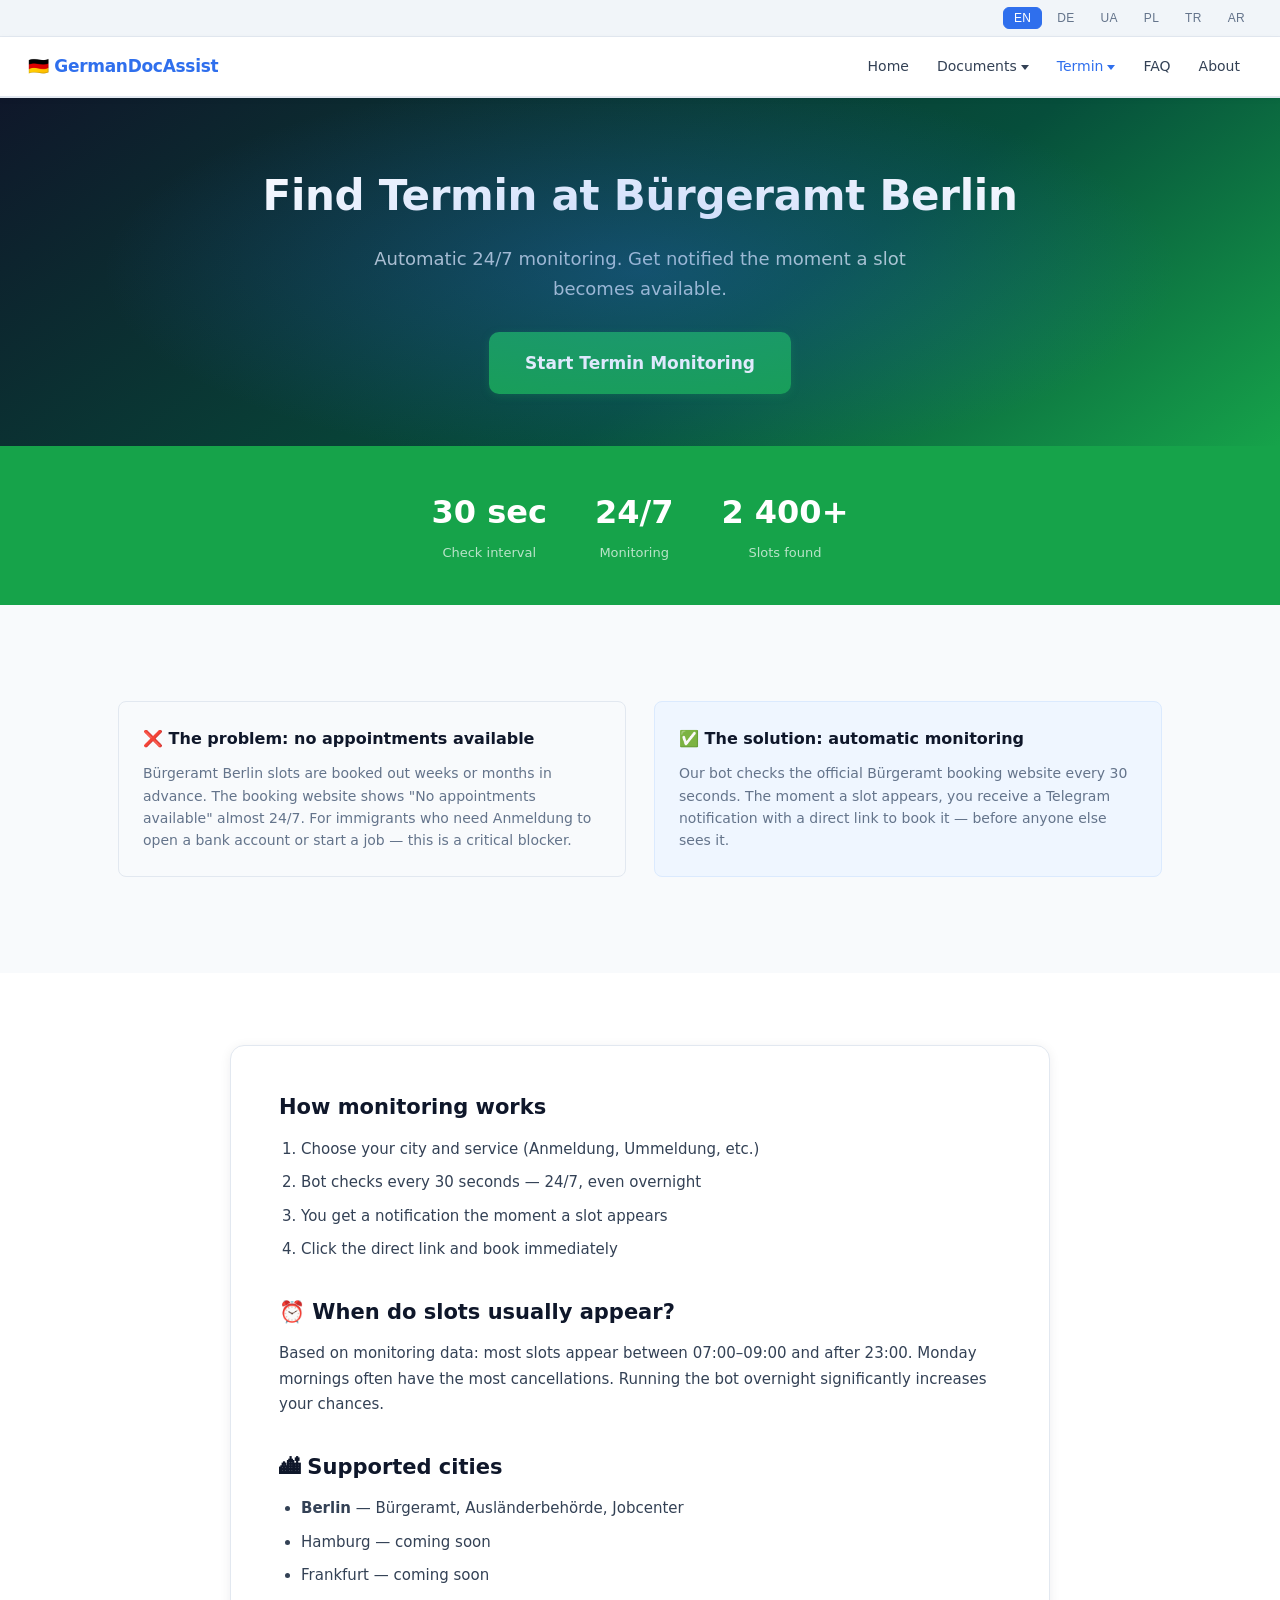
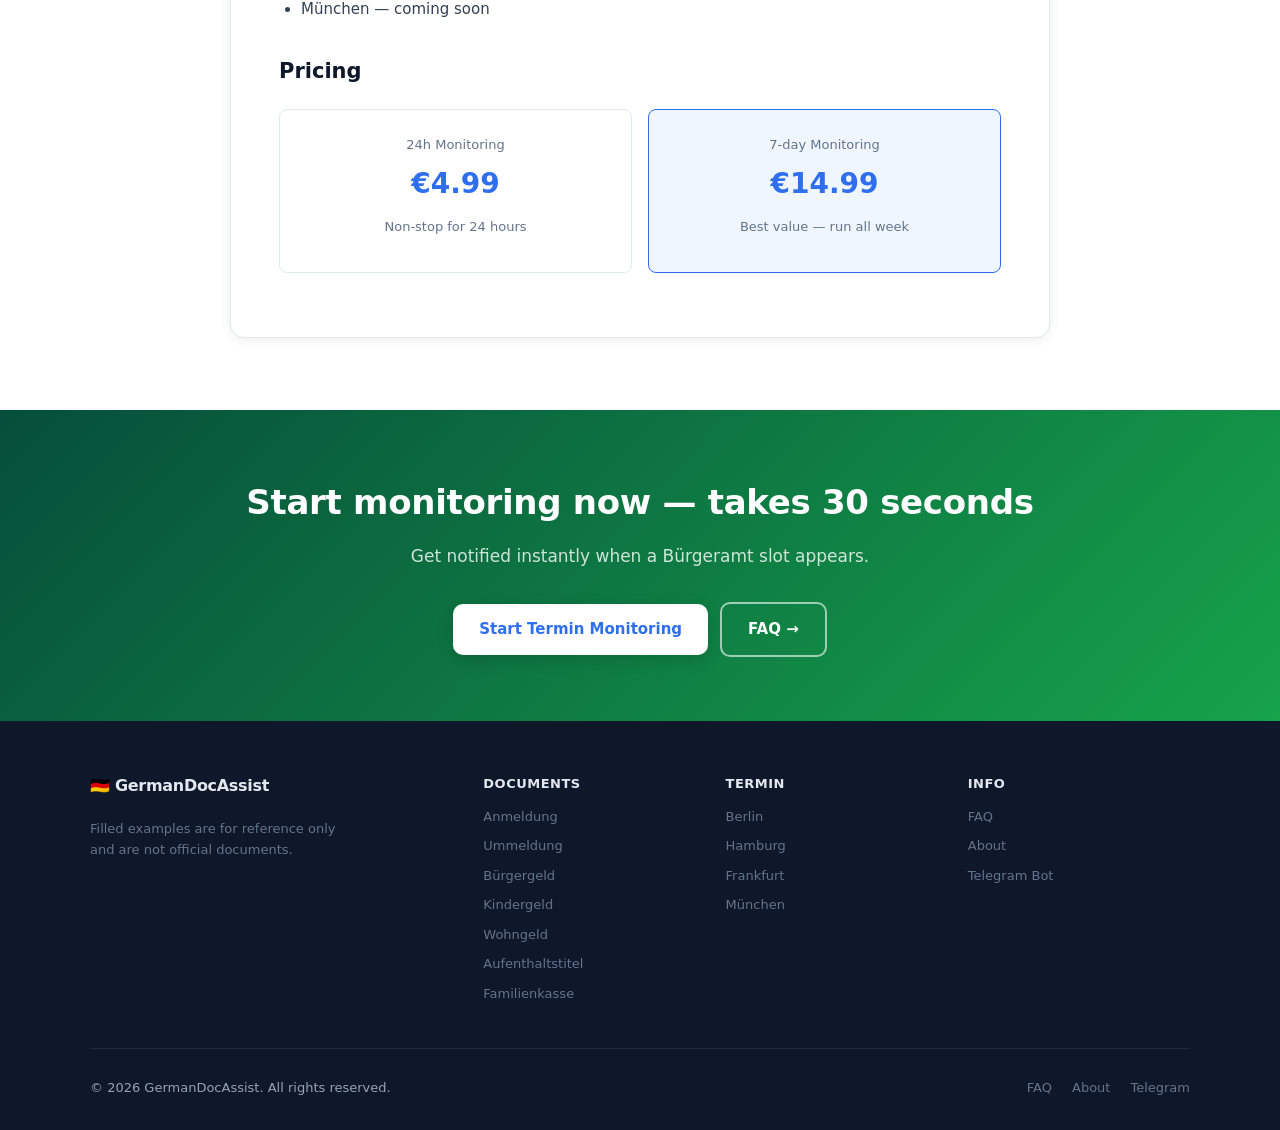
<file: seo-site/termin-berlin.html>
<!DOCTYPE html>
<html lang="en" dir="ltr">
<head>
  <meta charset="UTF-8">
  <meta name="viewport" content="width=device-width, initial-scale=1.0">
  <title>Find Termin at Bürgeramt Berlin — Automatic Slot Monitoring | GermanDocAssist</title>
  <meta name="description" content="Can't find a Termin at Bürgeramt Berlin? Our bot monitors available slots 24/7 and notifies you instantly. Start free monitoring now.">
  <meta name="keywords" content="termin bürgeramt berlin finden, termin berlin bürgeramt, appointment bürgeramt berlin, termin anmeldung berlin, bürgeramt termin verfügbar">
  <meta property="og:type" content="article">
  <meta property="og:title" content="Find Termin at Bürgeramt Berlin — Automatic Slot Monitoring">
  <meta property="og:description" content="Can't find a Termin at Bürgeramt Berlin? Our bot monitors available slots 24/7 and notifies you instantly.">
  <meta property="og:url" content="https://germandocassist.com/termin-berlin.html">
  <meta property="og:image" content="https://germandocassist.com/og-image.png">
  <meta property="og:site_name" content="GermanDocAssist">
  <meta name="twitter:card" content="summary_large_image">
  <link rel="canonical" href="https://germandocassist.com/termin-berlin.html">
  <link rel="alternate" hreflang="en" href="https://germandocassist.com/termin-berlin.html?lang=en">
  <link rel="alternate" hreflang="de" href="https://germandocassist.com/termin-berlin.html?lang=de">
  <link rel="alternate" hreflang="uk" href="https://germandocassist.com/termin-berlin.html?lang=uk">
  <link rel="alternate" hreflang="pl" href="https://germandocassist.com/termin-berlin.html?lang=pl">
  <link rel="alternate" hreflang="tr" href="https://germandocassist.com/termin-berlin.html?lang=tr">
  <link rel="alternate" hreflang="ar" href="https://germandocassist.com/termin-berlin.html?lang=ar">
  <link rel="alternate" hreflang="x-default" href="https://germandocassist.com/termin-berlin.html">
  <script type="application/ld+json">
  {
    "@context": "https://schema.org",
    "@type": "SoftwareApplication",
    "name": "Termin Berlin Monitor",
    "applicationCategory": "BusinessApplication",
    "operatingSystem": "Telegram",
    "description": "Automatic 24/7 monitoring for Bürgeramt Berlin appointment slots. Instant Telegram notification when a slot appears.",
    "url": "https://germandocassist.com/termin-berlin.html",
    "offers": { "@type": "Offer", "price": "4.99", "priceCurrency": "EUR" }
  }
  </script>
  <link rel="stylesheet" href="css/styles.css">
  <script>
    window.PAGE_TRANSLATIONS = {
      en: {
        page_title: "Find Termin at Bürgeramt Berlin",
        page_sub: "Automatic 24/7 monitoring. Get notified the moment a slot becomes available.",
        cta_termin: "Start Termin Monitoring",
        problem_title: "❌ The problem: no appointments available",
        problem_text: "Bürgeramt Berlin slots are booked out weeks or months in advance. The booking website shows \"No appointments available\" almost 24/7. For immigrants who need Anmeldung to open a bank account or start a job — this is a critical blocker.",
        solution_title: "✅ The solution: automatic monitoring",
        solution_text: "Our bot checks the official Bürgeramt booking website every 30 seconds. The moment a slot appears, you receive a Telegram notification with a direct link to book it — before anyone else sees it.",
        how_title: "How monitoring works",
        how_items: "<li>Choose your city and service (Anmeldung, Ummeldung, etc.)</li><li>Bot checks every 30 seconds — 24/7, even overnight</li><li>You get a notification the moment a slot appears</li><li>Click the direct link and book immediately</li>",
        when_title: "⏰ When do slots usually appear?",
        when_text: "Based on monitoring data: most slots appear between 07:00–09:00 and after 23:00. Monday mornings often have the most cancellations. Running the bot overnight significantly increases your chances.",
        cities_title: "🏙 Supported cities",
        cities_items: "<li><strong>Berlin</strong> — Bürgeramt, Ausländerbehörde, Jobcenter</li><li>Hamburg — coming soon</li><li>Frankfurt — coming soon</li><li>München — coming soon</li>",
        price_title: "Pricing",
        cta_title: "Start monitoring now — takes 30 seconds",
        cta_sub: "Get notified instantly when a Bürgeramt slot appears.",
      },
      de: {
        page_title: "Termin beim Bürgeramt Berlin finden",
        page_sub: "Automatisches 24/7-Monitoring. Sofortige Benachrichtigung bei freien Terminen.",
        cta_termin: "Termin-Monitoring starten",
        problem_title: "❌ Das Problem: keine Termine verfügbar",
        problem_text: "Berliner Bürgeramt-Termine sind wochenlang ausgebucht. Die Buchungsseite zeigt fast rund um die Uhr \"keine Termine\". Für Einwanderer, die Anmeldung für Bankkonto oder Job brauchen — ist das ein kritisches Hindernis.",
        solution_title: "✅ Die Lösung: automatisches Monitoring",
        solution_text: "Unser Bot prüft die offizielle Buchungsseite alle 30 Sekunden. Sobald ein Termin erscheint, erhalten Sie eine Telegram-Benachrichtigung mit direktem Buchungslink — bevor es jemand anderes sieht.",
        how_title: "Wie das Monitoring funktioniert",
        how_items: "<li>Stadt und Dienstleistung wählen (Anmeldung, Ummeldung etc.)</li><li>Bot prüft alle 30 Sekunden — auch nachts</li><li>Sofortige Benachrichtigung bei freiem Termin</li><li>Link anklicken und sofort buchen</li>",
        when_title: "⏰ Wann erscheinen Termine?",
        when_text: "Laut Monitoring-Daten: die meisten Termine erscheinen zwischen 07:00–09:00 und nach 23:00. Montagmorgens oft viele Stornierungen.",
        cities_title: "🏙 Unterstützte Städte",
        cities_items: "<li><strong>Berlin</strong> — Bürgeramt, Ausländerbehörde, Jobcenter</li><li>Hamburg — demnächst</li><li>Frankfurt — demnächst</li><li>München — demnächst</li>",
        price_title: "Preise",
        cta_title: "Monitoring jetzt starten — in 30 Sekunden",
        cta_sub: "Sofortige Benachrichtigung wenn ein Bürgeramt-Termin erscheint.",
      },
      ua: {
        page_title: "Знайти Termin у Bürgeramt Берлін",
        page_sub: "Автоматичний моніторинг 24/7. Миттєве сповіщення коли з'явиться місце.",
        cta_termin: "Запустити моніторинг Termin",
        problem_title: "❌ Проблема: немає вільних записів",
        problem_text: "Записи у Bürgeramt Берлін зайняті на тижні вперед. Сайт бронювання майже завжди показує \"немає записів\". Для іммігрантів, яким потрібна Anmeldung для банківського рахунку або роботи — це критична проблема.",
        solution_title: "✅ Рішення: автоматичний моніторинг",
        solution_text: "Наш бот перевіряє офіційний сайт кожні 30 секунд. Як тільки з'являється місце — миттєво отримуєш сповіщення у Telegram з прямим посиланням на запис, раніше за всіх.",
        how_title: "Як працює моніторинг",
        how_items: "<li>Обери місто та послугу (Anmeldung, Ummeldung тощо)</li><li>Бот перевіряє кожні 30 секунд — 24/7, навіть вночі</li><li>Миттєве сповіщення коли місце з'явиться</li><li>Натискай посилання і одразу бронюй</li>",
        when_title: "⏰ Коли з'являються місця?",
        when_text: "За даними моніторингу: найбільше місць з'являється між 07:00–09:00 та після 23:00. У понеділок вранці часто багато скасувань.",
        cities_title: "🏙 Підтримувані міста",
        cities_items: "<li><strong>Берлін</strong> — Bürgeramt, Ausländerbehörde, Jobcenter</li><li>Гамбург — незабаром</li><li>Франкфурт — незабаром</li><li>Мюнхен — незабаром</li>",
        price_title: "Ціни",
        cta_title: "Запустити моніторинг — займе 30 секунд",
        cta_sub: "Миттєве сповіщення коли місце у Bürgeramt з'явиться.",
      },
      pl: { page_title:"Znajdź Termin w Bürgeramt Berlin", page_sub:"Automatyczny monitoring 24/7.", cta_termin:"Uruchom monitoring Termin", problem_title:"❌ Problem: brak wolnych terminów", problem_text:"Terminy w berlińskim Bürgeramt są zarezerwowane na tygodnie. Dla imigrantów potrzebujących Anmeldung — to krytyczna przeszkoda.", solution_title:"✅ Rozwiązanie: automatyczny monitoring", solution_text:"Nasz bot sprawdza stronę co 30 sekund i wysyła powiadomienie, gdy pojawi się wolny termin — zanim ktokolwiek inny to zobaczy.", how_title:"Jak działa monitoring", how_items:"<li>Wybierz miasto i usługę</li><li>Bot sprawdza co 30 sekund — całą dobę</li><li>Natychmiastowe powiadomienie</li><li>Zarezerwuj od razu</li>", when_title:"⏰ Kiedy pojawiają się terminy?", when_text:"Większość terminów pojawia się 07:00–09:00 i po 23:00.", cities_title:"🏙 Obsługiwane miasta", cities_items:"<li><strong>Berlin</strong> — Bürgeramt, Ausländerbehörde</li>", price_title:"Cennik", cta_title:"Uruchom monitoring — 30 sekund", cta_sub:"Natychmiastowe powiadomienie gdy pojawi się termin." },
      tr: { page_title:"Berlin Bürgeramt'ta Termin Bul", page_sub:"7/24 otomatik izleme.", cta_termin:"Termin takibini başlat", problem_title:"❌ Sorun: randevu yok", problem_text:"Berlin Bürgeramt randevuları haftalarca dolu. Anmeldung'a ihtiyaç duyan göçmenler için kritik bir engel.", solution_title:"✅ Çözüm: otomatik takip", solution_text:"Botumuz her 30 saniyede bir resmi siteyi kontrol eder ve slot çıktığında anlık bildirim gönderir.", how_title:"İzleme nasıl çalışır", how_items:"<li>Şehir ve hizmet seçin</li><li>Bot 30 saniyede bir kontrol eder — 7/24</li><li>Anında bildirim</li><li>Randevuyu hemen alın</li>", when_title:"⏰ Slotlar ne zaman çıkar?", when_text:"Çoğu slot 07:00–09:00 ve 23:00 sonrası çıkar.", cities_title:"🏙 Desteklenen şehirler", cities_items:"<li><strong>Berlin</strong> — Bürgeramt, Ausländerbehörde</li>", price_title:"Fiyatlar", cta_title:"İzlemeyi başlat — 30 saniye", cta_sub:"Slot çıktığında anında bildirim." },
      ar: { page_title:"ابحث عن موعد في Bürgeramt برلين", page_sub:"مراقبة تلقائية على مدار الساعة.", cta_termin:"ابدأ مراقبة المواعيد", problem_title:"❌ المشكلة: لا مواعيد متاحة", problem_text:"مواعيد Bürgeramt برلين محجوزة لأسابيع. بالنسبة للمهاجرين الذين يحتاجون إلى Anmeldung — هذه عقبة حرجة.", solution_title:"✅ الحل: مراقبة تلقائية", solution_text:"يفحص بوتنا الموقع الرسمي كل 30 ثانية ويرسل إشعارًا فور ظهور موعد.", how_title:"كيف تعمل المراقبة", how_items:"<li>اختر المدينة والخدمة</li><li>يفحص البوت كل 30 ثانية — طوال اليوم</li><li>إشعار فوري</li><li>احجز الموعد فورًا</li>", when_title:"⏰ متى تظهر المواعيد؟", when_text:"معظم المواعيد تظهر 07:00–09:00 وبعد 23:00.", cities_title:"🏙 المدن المدعومة", cities_items:"<li><strong>برلين</strong> — Bürgeramt، Ausländerbehörde</li>", price_title:"الأسعار", cta_title:"ابدأ المراقبة — 30 ثانية", cta_sub:"إشعار فوري عند ظهور موعد." },
    };
  </script>
</head>
<body>
<div class="lang-bar">
  <button class="lang-btn" data-lang="en">EN</button>
  <button class="lang-btn" data-lang="de">DE</button>
  <button class="lang-btn" data-lang="ua">UA</button>
  <button class="lang-btn" data-lang="pl">PL</button>
  <button class="lang-btn" data-lang="tr">TR</button>
  <button class="lang-btn" data-lang="ar">AR</button>
</div>
<nav id="main-nav">
  <a href="index.html" class="nav-logo">🇩🇪 GermanDocAssist</a>
  <ul class="nav-links" id="nav-links">
    <li><a href="index.html">Home</a></li>
    <li>
      <a href="#" class="has-dropdown">Documents</a>
      <div class="nav-dropdown">
        <a href="anmeldung.html">🏠 Anmeldung</a>
        <a href="ummeldung.html">📦 Ummeldung</a>
        <a href="buergergeld.html">💶 Bürgergeld</a>
        <a href="kindergeld.html">👶 Kindergeld</a>
        <a href="wohngeld.html">🏘 Wohngeld</a>
        <a href="aufenthaltstitel.html">🛂 Aufenthaltstitel</a>
        <a href="familienkasse.html">👨‍👩‍👧 Familienkasse</a>
        <div class="dropdown-divider"></div>
        <a href="https://t.me/DE_PDF_Assistant_bot">📋 All documents →</a>
      </div>
    </li>
    <li>
      <a href="#" class="has-dropdown active">Termin</a>
      <div class="nav-dropdown">
        <a href="termin-berlin.html">🏙 Berlin</a>
        <a href="termin-berlin.html">🏙 Hamburg</a>
        <a href="termin-berlin.html">🏙 Frankfurt</a>
        <a href="termin-berlin.html">🏙 Düsseldorf</a>
        <a href="termin-berlin.html">🏙 München</a>
      </div>
    </li>
    <li><a href="faq.html">FAQ</a></li>
    <li><a href="about.html">About</a></li>
  </ul>
  <button class="nav-mobile-btn" id="nav-toggle" aria-label="Menu">☰</button>
</nav>

<!-- HERO -->
<div class="page-hero termin-hero">
  <h1 data-i18n="page_title">Find Termin at Bürgeramt Berlin</h1>
  <p data-i18n="page_sub">Automatic 24/7 monitoring. Get notified the moment a slot becomes available.</p>
  <a href="https://t.me/DE_PDF_Assistant_bot" class="cta-btn large green" data-i18n="cta_termin">Start Termin Monitoring</a>
</div>

<!-- STATS BAR -->
<div class="stats-bar" style="background:#16a34a">
  <div class="stat-item"><strong>30 sec</strong><span>Check interval</span></div>
  <div class="stat-item"><strong>24/7</strong><span>Monitoring</span></div>
  <div class="stat-item"><strong>2 400+</strong><span>Slots found</span></div>
</div>

<!-- PROBLEM + SOLUTION -->
<section class="alt-bg">
  <div class="container">
    <div class="product-section">
      <div class="product-block">
        <h3 data-i18n="problem_title">❌ The problem</h3>
        <p data-i18n="problem_text"></p>
      </div>
      <div class="product-block highlight">
        <h3 data-i18n="solution_title">✅ The solution</h3>
        <p data-i18n="solution_text"></p>
      </div>
    </div>
  </div>
</section>

<!-- HOW IT WORKS -->
<section>
  <div class="container">
    <div class="content-card">
      <h2 data-i18n="how_title">How monitoring works</h2>
      <ol data-i18n="how_items"></ol>

      <h2 data-i18n="when_title">When do slots appear?</h2>
      <p data-i18n="when_text"></p>

      <h2 data-i18n="cities_title">Supported cities</h2>
      <ul data-i18n="cities_items"></ul>

      <h2 data-i18n="price_title">Pricing</h2>
      <div class="price-row">
        <div class="price-card">
          <div class="price-label">24h Monitoring</div>
          <div class="price-amount">€4.99</div>
          <p>Non-stop for 24 hours</p>
        </div>
        <div class="price-card featured">
          <div class="price-label">7-day Monitoring</div>
          <div class="price-amount">€14.99</div>
          <p>Best value — run all week</p>
        </div>
      </div>
    </div>
  </div>
</section>

<!-- CTA BANNER -->
<section class="cta-banner" style="background:linear-gradient(135deg,#064e3b,#16a34a)">
  <h2 data-i18n="cta_title">Start monitoring now — takes 30 seconds</h2>
  <p data-i18n="cta_sub">Get notified instantly when a Bürgeramt slot appears.</p>
  <div class="btn-group">
    <a href="https://t.me/DE_PDF_Assistant_bot" class="cta-btn" data-i18n="cta_termin">Start Termin Monitoring</a>
    <a href="faq.html" class="cta-btn outline">FAQ →</a>
  </div>
</section>

<footer>
  <div class="footer-inner">
    <div class="footer-brand">
      <a href="index.html" class="nav-logo">🇩🇪 GermanDocAssist</a>
      <p style="margin-top:10px;font-size:13px;color:#64748b;max-width:260px">Filled examples are for reference only and are not official documents.</p>
    </div>
    <div class="footer-nav-group">
      <div class="footer-col">
        <h4>Documents</h4>
        <a href="anmeldung.html">Anmeldung</a>
        <a href="ummeldung.html">Ummeldung</a>
        <a href="buergergeld.html">Bürgergeld</a>
        <a href="kindergeld.html">Kindergeld</a>
        <a href="wohngeld.html">Wohngeld</a>
        <a href="aufenthaltstitel.html">Aufenthaltstitel</a>
        <a href="familienkasse.html">Familienkasse</a>
      </div>
      <div class="footer-col">
        <h4>Termin</h4>
        <a href="termin-berlin.html">Berlin</a>
        <a href="termin-berlin.html">Hamburg</a>
        <a href="termin-berlin.html">Frankfurt</a>
        <a href="termin-berlin.html">München</a>
      </div>
      <div class="footer-col">
        <h4>Info</h4>
        <a href="faq.html">FAQ</a>
        <a href="about.html">About</a>
        <a href="https://t.me/DE_PDF_Assistant_bot">Telegram Bot</a>
      </div>
    </div>
  </div>
  <div class="footer-bottom">
    <p>© 2026 GermanDocAssist. All rights reserved.</p>
    <div class="footer-links">
      <a href="faq.html">FAQ</a><a href="about.html">About</a><a href="https://t.me/DE_PDF_Assistant_bot">Telegram</a>
    </div>
  </div>
</footer>
<script src="js/lang-switch.js"></script>
<script>
  const navToggle = document.getElementById('nav-toggle');
  const mainNav = document.getElementById('main-nav');
  navToggle.addEventListener('click', () => {
    mainNav.classList.toggle('nav-mobile-open');
    navToggle.textContent = mainNav.classList.contains('nav-mobile-open') ? '✕' : '☰';
  });
</script>
</body>
</html>
</file>
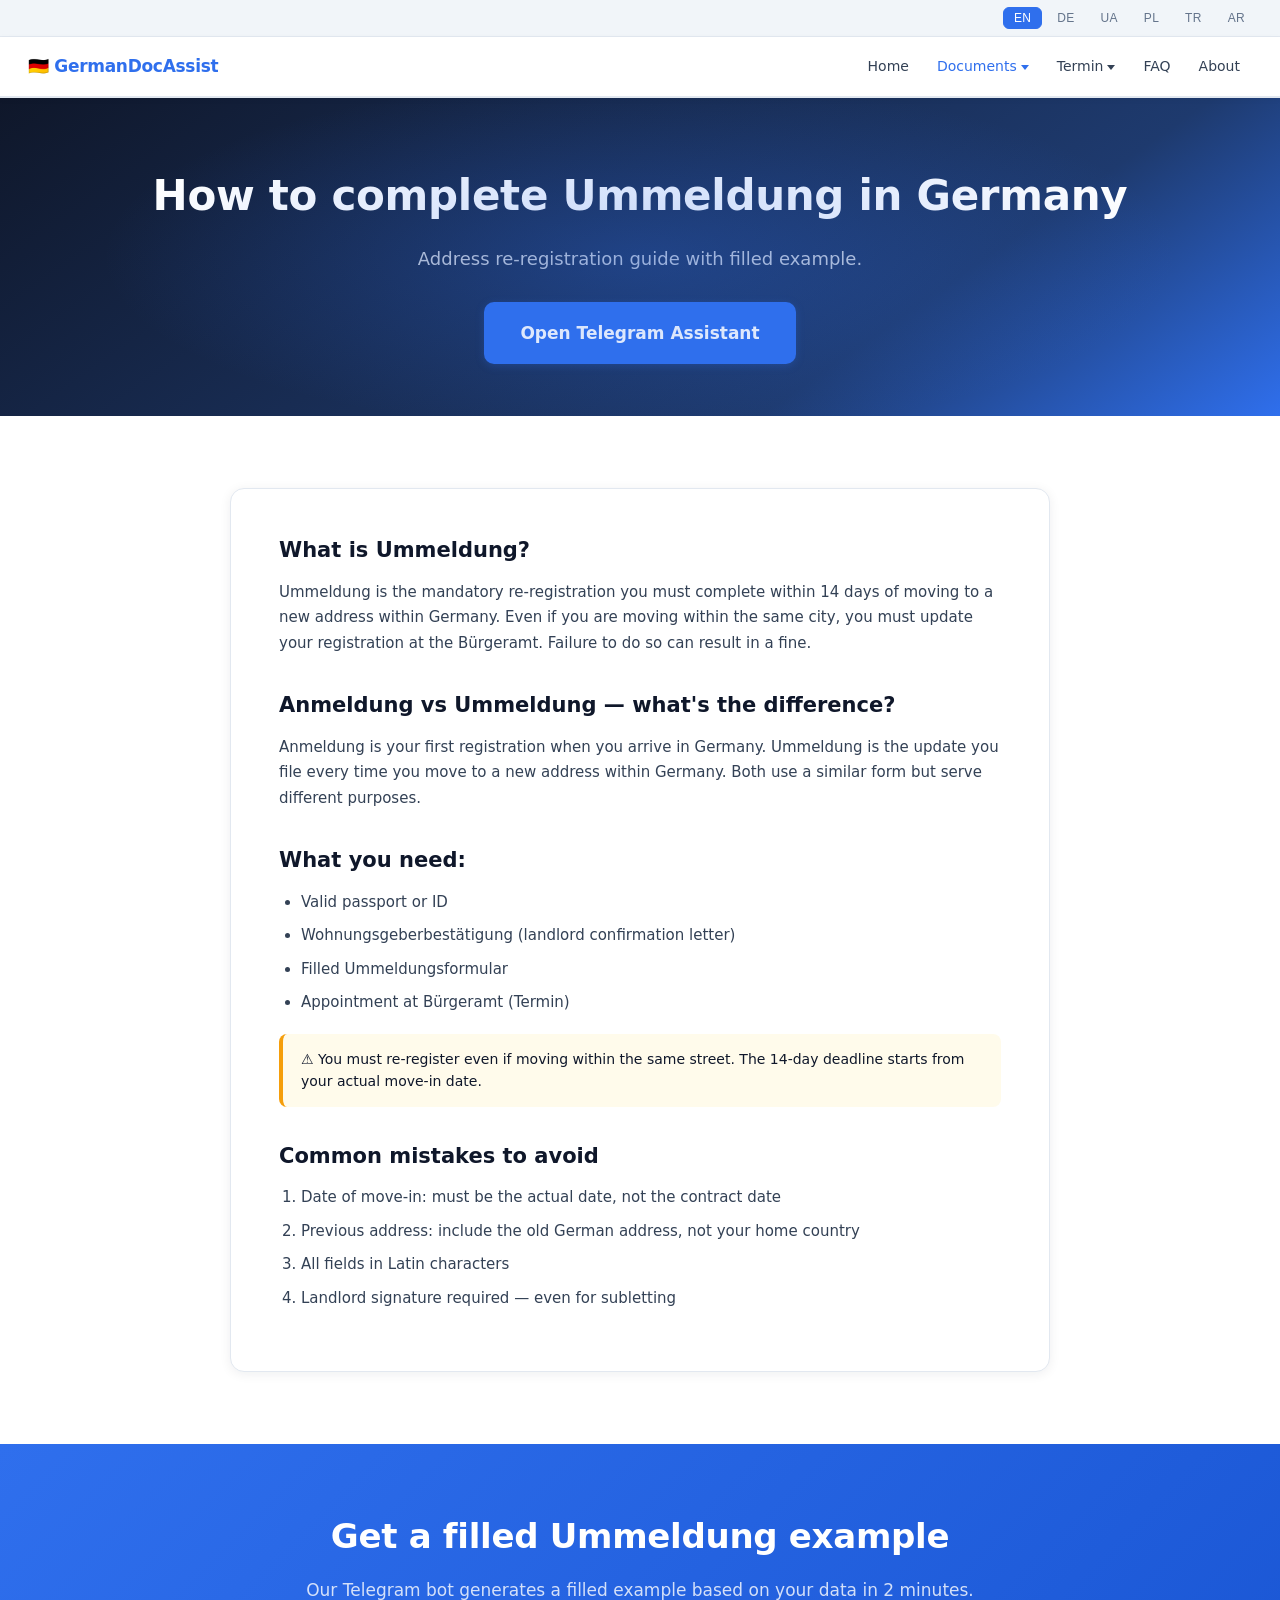
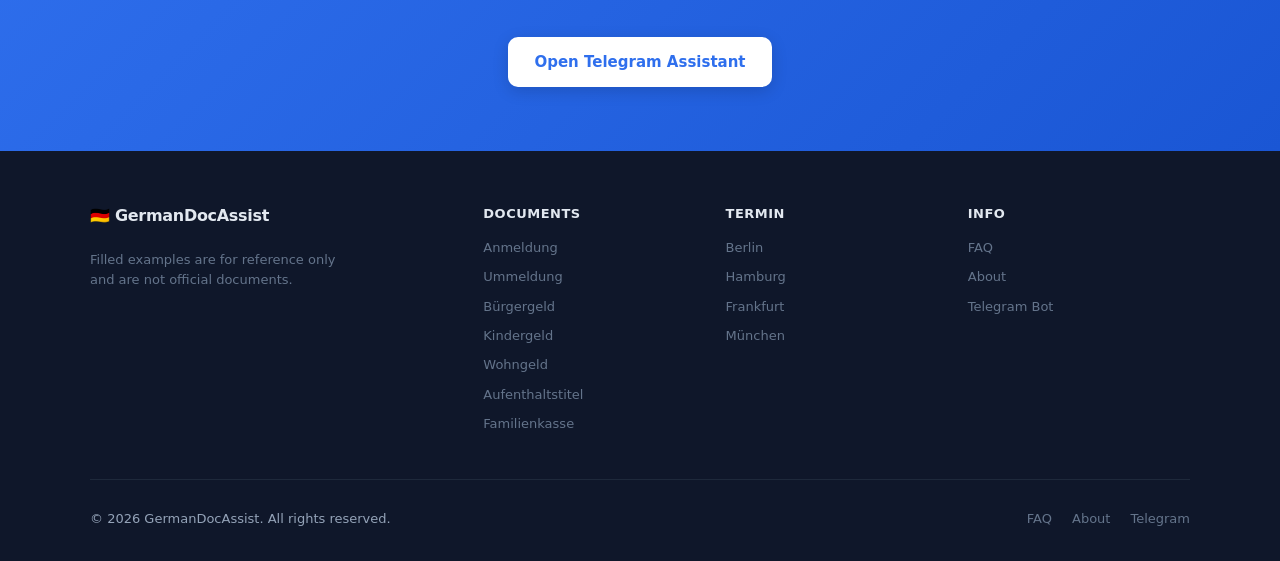
<file: seo-site/ummeldung.html>
<!DOCTYPE html>
<html lang="en" dir="ltr">
<head>
  <meta charset="UTF-8">
  <meta name="viewport" content="width=device-width, initial-scale=1.0">
  <title>How to Fill Ummeldung Form in Germany — Re-registration Guide | GermanDocAssist</title>
  <meta name="description" content="Step-by-step guide for Ummeldung (address re-registration) in Germany. Filled example PDF in 6 languages. Common mistakes and what to bring.">
  <meta name="keywords" content="ummeldung germany, ummeldung form example, adressänderung anmelden, ummeldung ausfüllen, change address germany">
  <meta property="og:type" content="article">
  <meta property="og:title" content="How to Fill Ummeldung Form in Germany — GermanDocAssist">
  <meta property="og:description" content="Step-by-step guide for Ummeldung re-registration. Get a filled example PDF in your language.">
  <meta property="og:url" content="https://germandocassist.com/ummeldung.html">
  <meta property="og:image" content="https://germandocassist.com/og-image.png">
  <meta property="og:site_name" content="GermanDocAssist">
  <meta name="twitter:card" content="summary_large_image">
  <link rel="canonical" href="https://germandocassist.com/ummeldung.html">
  <link rel="alternate" hreflang="en" href="https://germandocassist.com/ummeldung.html?lang=en">
  <link rel="alternate" hreflang="de" href="https://germandocassist.com/ummeldung.html?lang=de">
  <link rel="alternate" hreflang="uk" href="https://germandocassist.com/ummeldung.html?lang=uk">
  <link rel="alternate" hreflang="pl" href="https://germandocassist.com/ummeldung.html?lang=pl">
  <link rel="alternate" hreflang="tr" href="https://germandocassist.com/ummeldung.html?lang=tr">
  <link rel="alternate" hreflang="ar" href="https://germandocassist.com/ummeldung.html?lang=ar">
  <link rel="alternate" hreflang="x-default" href="https://germandocassist.com/ummeldung.html">
  <script type="application/ld+json">
  {
    "@context": "https://schema.org",
    "@type": "Article",
    "headline": "How to Fill Ummeldung Form in Germany",
    "description": "Complete guide for address re-registration (Ummeldung) in Germany with filled example.",
    "url": "https://germandocassist.com/ummeldung.html",
    "inLanguage": ["en", "de", "uk", "pl", "tr", "ar"],
    "publisher": { "@type": "Organization", "name": "GermanDocAssist", "url": "https://germandocassist.com/" }
  }
  </script>
  <link rel="stylesheet" href="css/styles.css">
  <script>
    window.PAGE_TRANSLATIONS = {
      en: {
        page_title: "How to complete Ummeldung in Germany",
        page_sub: "Address re-registration guide with filled example.",
        what_title: "What is Ummeldung?",
        what_text: "Ummeldung is the mandatory re-registration you must complete within 14 days of moving to a new address within Germany. Even if you are moving within the same city, you must update your registration at the Bürgeramt. Failure to do so can result in a fine.",
        need_title: "What you need:",
        need_items: "<li>Valid passport or ID</li><li>Wohnungsgeberbestätigung (landlord confirmation letter)</li><li>Filled Ummeldungsformular</li><li>Appointment at Bürgeramt (Termin)</li>",
        diff_title: "Anmeldung vs Ummeldung — what's the difference?",
        diff_text: "Anmeldung is your first registration when you arrive in Germany. Ummeldung is the update you file every time you move to a new address within Germany. Both use a similar form but serve different purposes.",
        tips_title: "Common mistakes to avoid",
        tips_items: "<li>Date of move-in: must be the actual date, not the contract date</li><li>Previous address: include the old German address, not your home country</li><li>All fields in Latin characters</li><li>Landlord signature required — even for subletting</li>",
        warn_text: "⚠️ You must re-register even if moving within the same street. The 14-day deadline starts from your actual move-in date.",
        cta_title: "Get a filled Ummeldung example",
        cta_sub: "Our Telegram bot generates a filled example based on your data in 2 minutes.",
        footer_disclaimer: "Filled examples are for reference only and are not official documents.",
        footer_copy: "© 2026 GermanDocAssist. All rights reserved.",
        cta_open: "Open Telegram Assistant",
      },
      de: {
        page_title: "So führen Sie die Ummeldung durch",
        page_sub: "Schritt-für-Schritt-Anleitung mit ausgefülltem Beispiel.",
        what_title: "Was ist die Ummeldung?",
        what_text: "Die Ummeldung ist die Pflichtummeldung, die Sie innerhalb von 14 Tagen nach dem Umzug in eine neue Wohnung in Deutschland vornehmen müssen. Auch innerhalb derselben Stadt muss Ihre Adresse aktualisiert werden.",
        need_title: "Was Sie benötigen:",
        need_items: "<li>Gültiger Reisepass oder Personalausweis</li><li>Wohnungsgeberbestätigung</li><li>Ausgefülltes Ummeldungsformular</li><li>Termin beim Bürgeramt</li>",
        diff_title: "Anmeldung vs Ummeldung — der Unterschied",
        diff_text: "Anmeldung ist die Erstanmeldung in Deutschland. Ummeldung ist die Aktualisierung bei jedem Umzug innerhalb Deutschlands.",
        tips_title: "Häufige Fehler vermeiden",
        tips_items: "<li>Einzugsdatum: tatsächliches Datum, nicht Vertragsdatum</li><li>Vorherige Adresse: die alte deutsche Adresse</li><li>Alles in lateinischen Buchstaben</li><li>Vermieterunterschrift erforderlich</li>",
        warn_text: "⚠️ Sie müssen sich auch ummelden, wenn Sie innerhalb derselben Straße umziehen. Die 14-Tage-Frist beginnt mit dem tatsächlichen Einzug.",
        cta_title: "Ausgefülltes Ummeldungsbeispiel erhalten",
        cta_sub: "Unser Telegram-Bot erstellt in 2 Minuten ein ausgefülltes Beispiel.",
        footer_disclaimer: "Ausgefüllte Beispiele dienen nur als Referenz.",
        footer_copy: "© 2026 GermanDocAssist.",
        cta_open: "Telegram-Assistent öffnen",
      },
      ua: {
        page_title: "Як пройти Ummeldung у Німеччині",
        page_sub: "Покрокова інструкція із заповненим прикладом.",
        what_title: "Що таке Ummeldung?",
        what_text: "Ummeldung — обов'язкова перереєстрація адреси, яку потрібно пройти протягом 14 днів після переїзду на нову адресу в Німеччині. Навіть переїзд у межах одного міста вимагає оновлення реєстрації.",
        need_title: "Що потрібно:",
        need_items: "<li>Дійсний паспорт або ID</li><li>Wohnungsgeberbestätigung</li><li>Заповнений формуляр Ummeldung</li><li>Запис у Bürgeramt</li>",
        diff_title: "Різниця між Anmeldung і Ummeldung",
        diff_text: "Anmeldung — перша реєстрація після приїзду до Німеччини. Ummeldung — оновлення при кожному переїзді всередині країни.",
        tips_title: "Поширені помилки",
        tips_items: "<li>Дата в'їзду: реальна дата, не дата договору</li><li>Попередня адреса: стара німецька адреса</li><li>Усе латиницею</li><li>Підпис орендодавця обов'язковий</li>",
        warn_text: "⚠️ Потрібно перереєструватися навіть при переїзді в межах однієї вулиці. 14-денний термін відраховується з дня фактичного в'їзду.",
        cta_title: "Отримай заповнений приклад Ummeldung",
        cta_sub: "Наш Telegram-бот генерує заповнений приклад за 2 хвилини.",
        footer_disclaimer: "Заповнені приклади є лише довідковими матеріалами.",
        footer_copy: "© 2026 GermanDocAssist.",
        cta_open: "Відкрити Telegram-асистент",
      },
      pl: { page_title:"Jak przeprowadzić Ummeldung w Niemczech", page_sub:"Przewodnik krok po kroku z przykładem.", what_title:"Co to jest Ummeldung?", what_text:"Ummeldung to obowiązkowa rejestracja nowego adresu w Niemczech w ciągu 14 dni od przeprowadzki.", need_title:"Co potrzebujesz:", need_items:"<li>Paszport lub dowód tożsamości</li><li>Wohnungsgeberbestätigung</li><li>Wypełniony formularz</li><li>Wizyta w Bürgeramt</li>", diff_title:"Anmeldung a Ummeldung", diff_text:"Anmeldung to pierwsza rejestracja. Ummeldung to aktualizacja adresu przy każdej przeprowadzce.", tips_title:"Częste błędy", tips_items:"<li>Data wprowadzenia: rzeczywista data</li><li>Poprzedni adres: stary adres w Niemczech</li><li>Wszystko po łacinie</li><li>Podpis wynajmującego wymagany</li>", warn_text:"⚠️ Musisz się zameldować nawet przy przeprowadzce w tej samej ulicy.", cta_title:"Otrzymaj wypełniony przykład Ummeldung", cta_sub:"2 minuty w Telegramie.", footer_disclaimer:"Przykłady tylko do celów informacyjnych.", footer_copy:"© 2026 GermanDocAssist.", cta_open:"Otwórz asystenta Telegram" },
      tr: { page_title:"Almanya'da Ummeldung Nasıl Yapılır", page_sub:"Doldurulmuş örnekle adım adım rehber.", what_title:"Ummeldung nedir?", what_text:"Ummeldung, Almanya'da yeni bir adrese taşındıktan sonra 14 gün içinde yapılması zorunlu adres güncellemesidir.", need_title:"Gerekenler:", need_items:"<li>Pasaport veya kimlik</li><li>Wohnungsgeberbestätigung</li><li>Doldurulmuş form</li><li>Bürgeramt randevusu</li>", diff_title:"Anmeldung ve Ummeldung farkı", diff_text:"Anmeldung ilk kayıt. Ummeldung ise her taşınmada adres güncellemesidir.", tips_title:"Sık yapılan hatalar", tips_items:"<li>Taşınma tarihi: gerçek tarih</li><li>Önceki adres: eski Almanya adresi</li><li>Latin harfleri</li><li>Ev sahibi imzası gerekli</li>", warn_text:"⚠️ Aynı sokakta taşınırken bile Ummeldung yapmalısınız.", cta_title:"Doldurulmuş Ummeldung örneği alın", cta_sub:"Telegramda 2 dakika.", footer_disclaimer:"Örnekler yalnızca referans amaçlıdır.", footer_copy:"© 2026 GermanDocAssist.", cta_open:"Telegram Asistanını Aç" },
      ar: { page_title:"كيفية إجراء Ummeldung في ألمانيا", page_sub:"دليل خطوة بخطوة مع مثال مملوء.", what_title:"ما هو Ummeldung؟", what_text:"Ummeldung هو تحديث العنوان الإلزامي الذي يجب إجراؤه خلال 14 يومًا من الانتقال إلى عنوان جديد في ألمانيا.", need_title:"ما تحتاجه:", need_items:"<li>جواز سفر أو هوية</li><li>Wohnungsgeberbestätigung</li><li>نموذج Ummeldung مملوء</li><li>موعد في Bürgeramt</li>", diff_title:"الفرق بين Anmeldung و Ummeldung", diff_text:"Anmeldung هو التسجيل الأول. Ummeldung هو تحديث العنوان عند كل انتقال.", tips_title:"أخطاء شائعة", tips_items:"<li>تاريخ الانتقال: التاريخ الفعلي</li><li>العنوان السابق: العنوان الألماني القديم</li><li>حروف لاتينية</li><li>توقيع المالك مطلوب</li>", warn_text:"⚠️ يجب إجراء Ummeldung حتى عند الانتقال داخل نفس الشارع.", cta_title:"احصل على مثال Ummeldung مملوء", cta_sub:"دقيقتان في تيليجرام.", footer_disclaimer:"الأمثلة للرجوع إليها فقط.", footer_copy:"© 2026 GermanDocAssist.", cta_open:"فتح مساعد تيليجرام" },
    };
  </script>
</head>
<body>
<div class="lang-bar">
  <button class="lang-btn" data-lang="en">EN</button>
  <button class="lang-btn" data-lang="de">DE</button>
  <button class="lang-btn" data-lang="ua">UA</button>
  <button class="lang-btn" data-lang="pl">PL</button>
  <button class="lang-btn" data-lang="tr">TR</button>
  <button class="lang-btn" data-lang="ar">AR</button>
</div>
<nav id="main-nav">
  <a href="index.html" class="nav-logo">🇩🇪 GermanDocAssist</a>
  <ul class="nav-links" id="nav-links">
    <li><a href="index.html">Home</a></li>
    <li>
      <a href="#" class="has-dropdown active">Documents</a>
      <div class="nav-dropdown">
        <a href="anmeldung.html">🏠 Anmeldung</a>
        <a href="ummeldung.html">📦 Ummeldung</a>
        <a href="buergergeld.html">💶 Bürgergeld</a>
        <a href="kindergeld.html">👶 Kindergeld</a>
        <a href="wohngeld.html">🏘 Wohngeld</a>
        <a href="aufenthaltstitel.html">🛂 Aufenthaltstitel</a>
        <a href="familienkasse.html">👨‍👩‍👧 Familienkasse</a>
        <div class="dropdown-divider"></div>
        <a href="https://t.me/DE_PDF_Assistant_bot">📋 All documents →</a>
      </div>
    </li>
    <li>
      <a href="#" class="has-dropdown">Termin</a>
      <div class="nav-dropdown">
        <a href="termin-berlin.html">🏙 Berlin</a>
        <a href="termin-berlin.html">🏙 Hamburg</a>
        <a href="termin-berlin.html">🏙 Frankfurt</a>
        <a href="termin-berlin.html">🏙 Düsseldorf</a>
        <a href="termin-berlin.html">🏙 München</a>
      </div>
    </li>
    <li><a href="faq.html">FAQ</a></li>
    <li><a href="about.html">About</a></li>
  </ul>
  <button class="nav-mobile-btn" id="nav-toggle" aria-label="Menu">☰</button>
</nav>

<div class="page-hero">
  <h1 data-i18n="page_title">How to complete Ummeldung in Germany</h1>
  <p data-i18n="page_sub">Address re-registration guide with filled example.</p>
  <a href="https://t.me/DE_PDF_Assistant_bot" class="cta-btn large" data-i18n="cta_open">Open Telegram Assistant</a>
</div>

<section>
  <div class="container">
    <div class="content-card">
      <h2 data-i18n="what_title">What is Ummeldung?</h2>
      <p data-i18n="what_text"></p>

      <h2 data-i18n="diff_title">Anmeldung vs Ummeldung</h2>
      <p data-i18n="diff_text"></p>

      <h2 data-i18n="need_title">What you need</h2>
      <ul data-i18n="need_items"></ul>

      <div class="warning" data-i18n="warn_text"></div>

      <h2 data-i18n="tips_title">Common mistakes to avoid</h2>
      <ol data-i18n="tips_items"></ol>
    </div>
  </div>
</section>

<section class="cta-banner">
  <h2 data-i18n="cta_title">Get a filled Ummeldung example</h2>
  <p data-i18n="cta_sub">Our Telegram bot generates a filled example in 2 minutes.</p>
  <a href="https://t.me/DE_PDF_Assistant_bot" class="cta-btn" data-i18n="cta_open">Open Telegram Assistant</a>
</section>

<footer>
  <div class="footer-inner">
    <div class="footer-brand">
      <a href="index.html" class="nav-logo">🇩🇪 GermanDocAssist</a>
      <p style="margin-top:10px;font-size:13px;color:#64748b;max-width:260px" data-i18n="footer_disclaimer">Filled examples are for reference only.</p>
    </div>
    <div class="footer-nav-group">
      <div class="footer-col">
        <h4>Documents</h4>
        <a href="anmeldung.html">Anmeldung</a>
        <a href="ummeldung.html">Ummeldung</a>
        <a href="buergergeld.html">Bürgergeld</a>
        <a href="kindergeld.html">Kindergeld</a>
        <a href="wohngeld.html">Wohngeld</a>
        <a href="aufenthaltstitel.html">Aufenthaltstitel</a>
        <a href="familienkasse.html">Familienkasse</a>
      </div>
      <div class="footer-col">
        <h4>Termin</h4>
        <a href="termin-berlin.html">Berlin</a>
        <a href="termin-berlin.html">Hamburg</a>
        <a href="termin-berlin.html">Frankfurt</a>
        <a href="termin-berlin.html">München</a>
      </div>
      <div class="footer-col">
        <h4>Info</h4>
        <a href="faq.html">FAQ</a>
        <a href="about.html">About</a>
        <a href="https://t.me/DE_PDF_Assistant_bot">Telegram Bot</a>
      </div>
    </div>
  </div>
  <div class="footer-bottom">
    <p data-i18n="footer_copy">© 2026 GermanDocAssist. All rights reserved.</p>
    <div class="footer-links">
      <a href="faq.html">FAQ</a><a href="about.html">About</a><a href="https://t.me/DE_PDF_Assistant_bot">Telegram</a>
    </div>
  </div>
</footer>
<script src="js/lang-switch.js"></script>
<script>
  const navToggle = document.getElementById('nav-toggle');
  const mainNav = document.getElementById('main-nav');
  navToggle.addEventListener('click', () => {
    mainNav.classList.toggle('nav-mobile-open');
    navToggle.textContent = mainNav.classList.contains('nav-mobile-open') ? '✕' : '☰';
  });
</script>
</body>
</html>
</file>
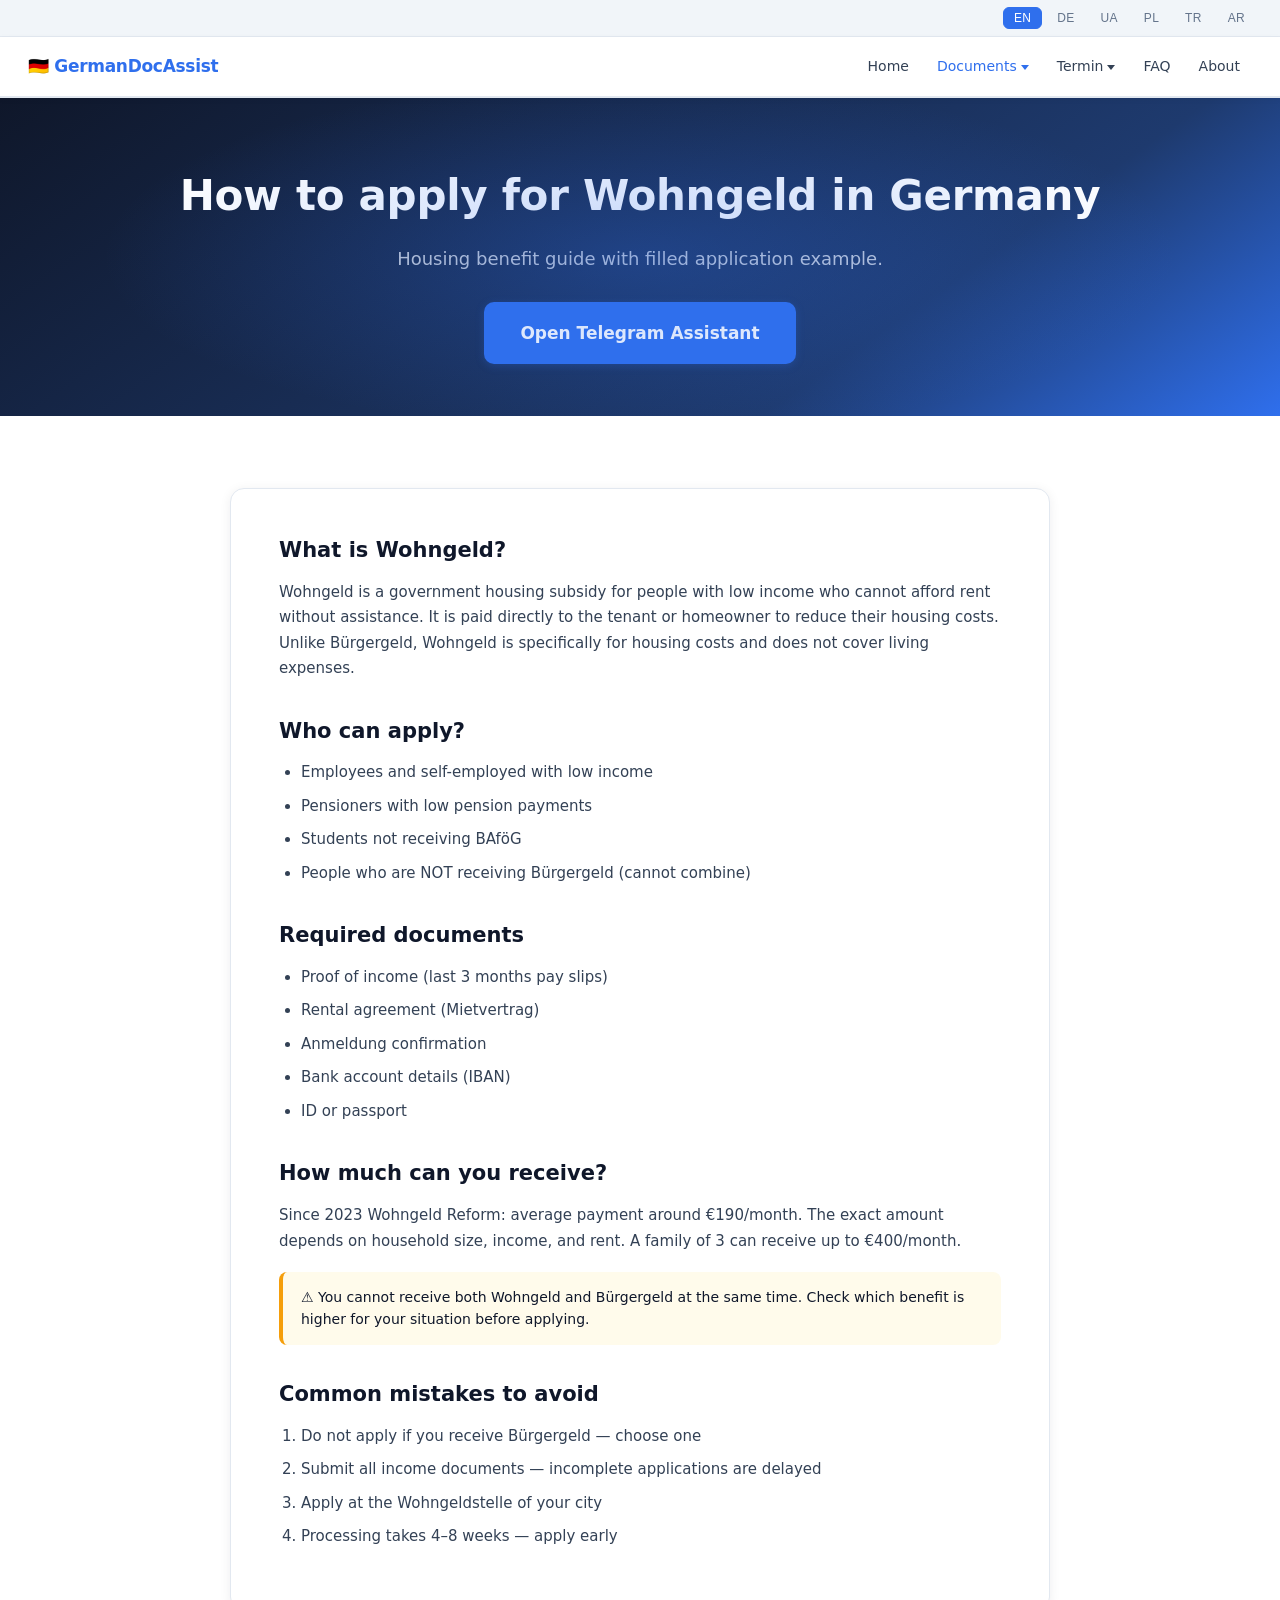
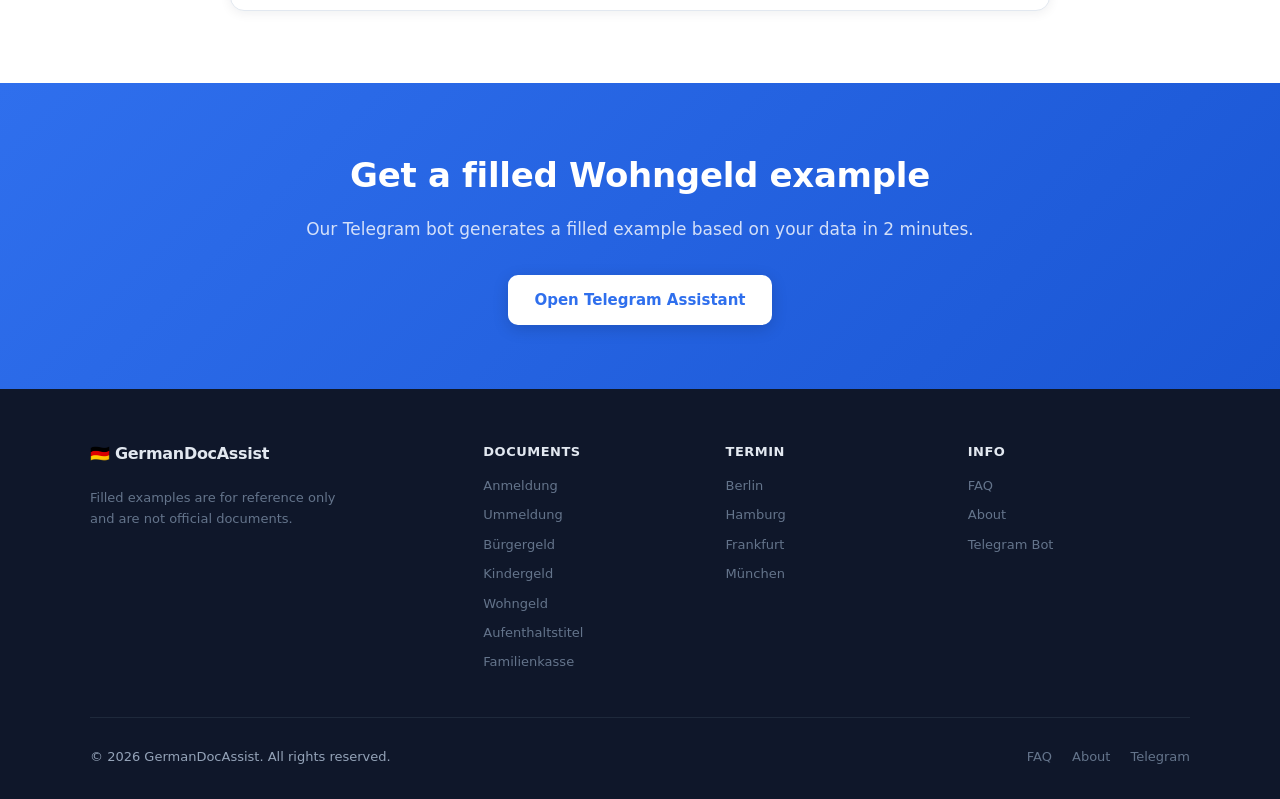
<file: seo-site/wohngeld.html>
<!DOCTYPE html>
<html lang="en" dir="ltr">
<head>
  <meta charset="UTF-8">
  <meta name="viewport" content="width=device-width, initial-scale=1.0">
  <title>Wohngeld Application Help Germany — Housing Benefit Guide | GermanDocAssist</title>
  <meta name="description" content="How to apply for Wohngeld (housing benefit) in Germany. Filled application example, required documents, amounts. Guide in 6 languages.">
  <meta name="keywords" content="wohngeld antrag, wohngeld germany, wohngeld beantragen, housing benefit germany, wohngeld ausfüllen">
  <meta property="og:type" content="article">
  <meta property="og:title" content="Wohngeld Application Help Germany — GermanDocAssist">
  <meta property="og:description" content="How to apply for Wohngeld housing benefit in Germany. Filled example and guide in 6 languages.">
  <meta property="og:url" content="https://germandocassist.com/wohngeld.html">
  <meta property="og:image" content="https://germandocassist.com/og-image.png">
  <meta property="og:site_name" content="GermanDocAssist">
  <meta name="twitter:card" content="summary_large_image">
  <link rel="canonical" href="https://germandocassist.com/wohngeld.html">
  <link rel="alternate" hreflang="en" href="https://germandocassist.com/wohngeld.html?lang=en">
  <link rel="alternate" hreflang="de" href="https://germandocassist.com/wohngeld.html?lang=de">
  <link rel="alternate" hreflang="uk" href="https://germandocassist.com/wohngeld.html?lang=uk">
  <link rel="alternate" hreflang="pl" href="https://germandocassist.com/wohngeld.html?lang=pl">
  <link rel="alternate" hreflang="tr" href="https://germandocassist.com/wohngeld.html?lang=tr">
  <link rel="alternate" hreflang="ar" href="https://germandocassist.com/wohngeld.html?lang=ar">
  <link rel="alternate" hreflang="x-default" href="https://germandocassist.com/wohngeld.html">
  <script type="application/ld+json">
  {
    "@context": "https://schema.org",
    "@type": "Article",
    "headline": "How to Apply for Wohngeld in Germany",
    "description": "Complete guide for Wohngeld housing benefit application in Germany with filled example.",
    "url": "https://germandocassist.com/wohngeld.html",
    "inLanguage": ["en", "de", "uk", "pl", "tr", "ar"],
    "publisher": { "@type": "Organization", "name": "GermanDocAssist", "url": "https://germandocassist.com/" }
  }
  </script>
  <link rel="stylesheet" href="css/styles.css">
  <script>
    window.PAGE_TRANSLATIONS = {
      en: {
        page_title: "How to apply for Wohngeld in Germany",
        page_sub: "Housing benefit guide with filled application example.",
        what_title: "What is Wohngeld?",
        what_text: "Wohngeld is a government housing subsidy for people with low income who cannot afford rent without assistance. It is paid directly to the tenant or homeowner to reduce their housing costs. Unlike Bürgergeld, Wohngeld is specifically for housing costs and does not cover living expenses.",
        who_title: "Who can apply?",
        who_items: "<li>Employees and self-employed with low income</li><li>Pensioners with low pension payments</li><li>Students not receiving BAföG</li><li>People who are NOT receiving Bürgergeld (cannot combine)</li>",
        docs_title: "Required documents",
        docs_items: "<li>Proof of income (last 3 months pay slips)</li><li>Rental agreement (Mietvertrag)</li><li>Anmeldung confirmation</li><li>Bank account details (IBAN)</li><li>ID or passport</li>",
        amount_title: "How much can you receive?",
        amount_text: "Since 2023 Wohngeld Reform: average payment around €190/month. The exact amount depends on household size, income, and rent. A family of 3 can receive up to €400/month.",
        warn_text: "⚠️ You cannot receive both Wohngeld and Bürgergeld at the same time. Check which benefit is higher for your situation before applying.",
        tips_title: "Common mistakes to avoid",
        tips_items: "<li>Do not apply if you receive Bürgergeld — choose one</li><li>Submit all income documents — incomplete applications are delayed</li><li>Apply at the Wohngeldstelle of your city</li><li>Processing takes 4–8 weeks — apply early</li>",
        cta_title: "Get a filled Wohngeld example",
        cta_sub: "Our Telegram bot generates a filled example based on your data in 2 minutes.",
        footer_disclaimer: "Filled examples are for reference only and are not official documents.",
        footer_copy: "© 2026 GermanDocAssist. All rights reserved.",
        cta_open: "Open Telegram Assistant",
      },
      de: {
        page_title: "So beantragen Sie Wohngeld in Deutschland",
        page_sub: "Wohngeld-Antrag mit ausgefülltem Beispiel.",
        what_title: "Was ist Wohngeld?",
        what_text: "Wohngeld ist ein staatlicher Mietzuschuss für Menschen mit geringem Einkommen. Es wird direkt an Mieter oder Eigentümer gezahlt, um die Wohnkosten zu senken. Im Gegensatz zu Bürgergeld deckt es nur Wohnkosten.",
        who_title: "Wer kann es beantragen?",
        who_items: "<li>Arbeitnehmer und Selbstständige mit geringem Einkommen</li><li>Rentner mit geringer Rente</li><li>Studenten ohne BAföG</li><li>Personen die kein Bürgergeld beziehen</li>",
        docs_title: "Erforderliche Unterlagen",
        docs_items: "<li>Einkommensnachweise (letzte 3 Monate)</li><li>Mietvertrag</li><li>Anmeldungsbestätigung</li><li>IBAN</li><li>Ausweis oder Reisepass</li>",
        amount_title: "Wie viel erhalten Sie?",
        amount_text: "Seit der Wohngeldreform 2023: durchschnittlich ca. 190 €/Monat. Genaue Höhe hängt von Haushaltsgröße, Einkommen und Miete ab.",
        warn_text: "⚠️ Wohngeld und Bürgergeld können nicht kombiniert werden. Prüfen Sie, welche Leistung für Sie vorteilhafter ist.",
        tips_title: "Häufige Fehler",
        tips_items: "<li>Kein gleichzeitiger Bezug von Bürgergeld möglich</li><li>Alle Einkommensnachweise einreichen</li><li>Antrag bei der Wohngeldstelle stellen</li><li>Bearbeitungszeit 4–8 Wochen</li>",
        cta_title: "Ausgefülltes Wohngeld-Beispiel erhalten",
        cta_sub: "Unser Telegram-Bot erstellt in 2 Minuten ein ausgefülltes Beispiel.",
        footer_disclaimer: "Ausgefüllte Beispiele sind nur Referenzmaterial.",
        footer_copy: "© 2026 GermanDocAssist.",
        cta_open: "Telegram-Assistent öffnen",
      },
      ua: {
        page_title: "Як отримати Wohngeld у Німеччині",
        page_sub: "Посібник по житловій допомозі із заповненим прикладом.",
        what_title: "Що таке Wohngeld?",
        what_text: "Wohngeld — державна жилова субсидія для людей з низьким доходом. Виплачується орендарям або власникам житла для зменшення витрат на проживання. На відміну від Bürgergeld, покриває лише витрати на житло.",
        who_title: "Хто може подати заяву?",
        who_items: "<li>Працівники та самозайняті з низьким доходом</li><li>Пенсіонери з низькою пенсією</li><li>Студенти без BAföG</li><li>Ті, хто не отримує Bürgergeld</li>",
        docs_title: "Необхідні документи",
        docs_items: "<li>Підтвердження доходу (3 останні розрахункові листки)</li><li>Договір оренди</li><li>Anmeldung</li><li>IBAN</li><li>Паспорт або ID</li>",
        amount_title: "Скільки можна отримати?",
        amount_text: "Після реформи 2023 року: в середньому ~190 євро/місяць. Точна сума залежить від кількості людей, доходу та розміру орендної плати.",
        warn_text: "⚠️ Wohngeld і Bürgergeld не можна отримувати одночасно. Перевір, що вигідніше у твоїй ситуації.",
        tips_title: "Поширені помилки",
        tips_items: "<li>Не можна поєднувати з Bürgergeld</li><li>Подавай усі документи про доходи</li><li>Заявку подавати у Wohngeldstelle свого міста</li><li>Розгляд займає 4–8 тижнів</li>",
        cta_title: "Отримай заповнений приклад Wohngeld",
        cta_sub: "Наш Telegram-бот генерує приклад за 2 хвилини.",
        footer_disclaimer: "Заповнені приклади є лише довідковими матеріалами.",
        footer_copy: "© 2026 GermanDocAssist.",
        cta_open: "Відкрити Telegram-асистент",
      },
      pl: { page_title:"Jak ubiegać się o Wohngeld w Niemczech", page_sub:"Zasiłek mieszkaniowy — przewodnik z przykładem.", what_title:"Co to jest Wohngeld?", what_text:"Wohngeld to rządowa dotacja mieszkaniowa dla osób o niskich dochodach. Pokrywa koszty wynajmu.", who_title:"Kto może się ubiegać?", who_items:"<li>Pracownicy i samozatrudnieni o niskich dochodach</li><li>Emeryci z niską emeryturą</li><li>Studenci bez BAföG</li><li>Osoby nieotrzymujące Bürgergeld</li>", docs_title:"Wymagane dokumenty", docs_items:"<li>Zaświadczenia o dochodach</li><li>Umowa najmu</li><li>Anmeldung</li><li>IBAN</li>", amount_title:"Ile można otrzymać?", amount_text:"Po reformie 2023: średnio ok. 190 €/miesiąc.", warn_text:"⚠️ Nie można łączyć Wohngeld z Bürgergeld.", tips_title:"Typowe błędy", tips_items:"<li>Nie łączyć z Bürgergeld</li><li>Wszystkie dokumenty dochodowe</li><li>Złożyć wniosek w Wohngeldstelle</li>", cta_title:"Wypełniony przykład Wohngeld", cta_sub:"2 minuty w Telegramie.", footer_disclaimer:"Przykłady tylko informacyjne.", footer_copy:"© 2026 GermanDocAssist.", cta_open:"Otwórz asystenta" },
      tr: { page_title:"Almanya'da Wohngeld Başvurusu", page_sub:"Konut yardımı başvuru rehberi.", what_title:"Wohngeld nedir?", what_text:"Wohngeld, düşük gelirli kişiler için devlet konut sübvansiyonudur. Kira maliyetlerini azaltmak için kiracıya ödenir.", who_title:"Kim başvurabilir?", who_items:"<li>Düşük gelirli çalışanlar</li><li>Düşük emekli maaşı alanlar</li><li>BAföG almayan öğrenciler</li><li>Bürgergeld almayanlar</li>", docs_title:"Gerekli belgeler", docs_items:"<li>Gelir belgesi</li><li>Kira sözleşmesi</li><li>Anmeldung</li><li>IBAN</li>", amount_title:"Ne kadar alabilirsiniz?", amount_text:"2023 reformu sonrası: ortalama ~190 €/ay.", warn_text:"⚠️ Wohngeld ve Bürgergeld aynı anda alınamaz.", tips_title:"Sık yapılan hatalar", tips_items:"<li>Bürgergeld ile birleştirmeyin</li><li>Tüm gelir belgelerini ekleyin</li><li>Wohngeldstelle'ye başvurun</li>", cta_title:"Doldurulmuş Wohngeld örneği", cta_sub:"Telegramda 2 dakika.", footer_disclaimer:"Örnekler referans amaçlıdır.", footer_copy:"© 2026 GermanDocAssist.", cta_open:"Telegram Asistanını Aç" },
      ar: { page_title:"كيفية التقدم لـ Wohngeld في ألمانيا", page_sub:"دليل منحة السكن مع مثال مملوء.", what_title:"ما هو Wohngeld؟", what_text:"Wohngeld هو دعم حكومي للسكن للأشخاص ذوي الدخل المنخفض لتغطية تكاليف الإيجار.", who_title:"من يمكنه التقدم؟", who_items:"<li>الموظفون وأصحاب العمل الحر ذوو الدخل المنخفض</li><li>المتقاعدون</li><li>الطلاب بدون BAföG</li><li>من لا يتلقون Bürgergeld</li>", docs_title:"المستندات المطلوبة", docs_items:"<li>إثبات الدخل</li><li>عقد الإيجار</li><li>Anmeldung</li><li>IBAN</li>", amount_title:"كم يمكن استلامه؟", amount_text:"بعد إصلاح 2023: متوسط ~190 يورو/شهر.", warn_text:"⚠️ لا يمكن الجمع بين Wohngeld وBürgergeld.", tips_title:"أخطاء شائعة", tips_items:"<li>لا يمكن الجمع مع Bürgergeld</li><li>تقديم جميع وثائق الدخل</li><li>التقديم في Wohngeldstelle</li>", cta_title:"احصل على مثال Wohngeld مملوء", cta_sub:"دقيقتان في تيليجرام.", footer_disclaimer:"الأمثلة للرجوع إليها فقط.", footer_copy:"© 2026 GermanDocAssist.", cta_open:"فتح مساعد تيليجرام" },
    };
  </script>
</head>
<body>
<div class="lang-bar">
  <button class="lang-btn" data-lang="en">EN</button>
  <button class="lang-btn" data-lang="de">DE</button>
  <button class="lang-btn" data-lang="ua">UA</button>
  <button class="lang-btn" data-lang="pl">PL</button>
  <button class="lang-btn" data-lang="tr">TR</button>
  <button class="lang-btn" data-lang="ar">AR</button>
</div>
<nav id="main-nav">
  <a href="index.html" class="nav-logo">🇩🇪 GermanDocAssist</a>
  <ul class="nav-links" id="nav-links">
    <li><a href="index.html">Home</a></li>
    <li>
      <a href="#" class="has-dropdown active">Documents</a>
      <div class="nav-dropdown">
        <a href="anmeldung.html">🏠 Anmeldung</a>
        <a href="ummeldung.html">📦 Ummeldung</a>
        <a href="buergergeld.html">💶 Bürgergeld</a>
        <a href="kindergeld.html">👶 Kindergeld</a>
        <a href="wohngeld.html">🏘 Wohngeld</a>
        <a href="aufenthaltstitel.html">🛂 Aufenthaltstitel</a>
        <a href="familienkasse.html">👨‍👩‍👧 Familienkasse</a>
        <div class="dropdown-divider"></div>
        <a href="https://t.me/DE_PDF_Assistant_bot">📋 All documents →</a>
      </div>
    </li>
    <li>
      <a href="#" class="has-dropdown">Termin</a>
      <div class="nav-dropdown">
        <a href="termin-berlin.html">🏙 Berlin</a>
        <a href="termin-berlin.html">🏙 Hamburg</a>
        <a href="termin-berlin.html">🏙 Frankfurt</a>
        <a href="termin-berlin.html">🏙 Düsseldorf</a>
        <a href="termin-berlin.html">🏙 München</a>
      </div>
    </li>
    <li><a href="faq.html">FAQ</a></li>
    <li><a href="about.html">About</a></li>
  </ul>
  <button class="nav-mobile-btn" id="nav-toggle" aria-label="Menu">☰</button>
</nav>

<div class="page-hero">
  <h1 data-i18n="page_title">How to apply for Wohngeld in Germany</h1>
  <p data-i18n="page_sub">Housing benefit guide with filled application example.</p>
  <a href="https://t.me/DE_PDF_Assistant_bot" class="cta-btn large" data-i18n="cta_open">Open Telegram Assistant</a>
</div>

<section>
  <div class="container">
    <div class="content-card">
      <h2 data-i18n="what_title">What is Wohngeld?</h2>
      <p data-i18n="what_text"></p>
      <h2 data-i18n="who_title">Who can apply?</h2>
      <ul data-i18n="who_items"></ul>
      <h2 data-i18n="docs_title">Required documents</h2>
      <ul data-i18n="docs_items"></ul>
      <h2 data-i18n="amount_title">How much can you receive?</h2>
      <p data-i18n="amount_text"></p>
      <div class="warning" data-i18n="warn_text"></div>
      <h2 data-i18n="tips_title">Common mistakes to avoid</h2>
      <ol data-i18n="tips_items"></ol>
    </div>
  </div>
</section>

<section class="cta-banner">
  <h2 data-i18n="cta_title">Get a filled Wohngeld example</h2>
  <p data-i18n="cta_sub">Our Telegram bot generates a filled example in 2 minutes.</p>
  <a href="https://t.me/DE_PDF_Assistant_bot" class="cta-btn" data-i18n="cta_open">Open Telegram Assistant</a>
</section>

<footer>
  <div class="footer-inner">
    <div class="footer-brand">
      <a href="index.html" class="nav-logo">🇩🇪 GermanDocAssist</a>
      <p style="margin-top:10px;font-size:13px;color:#64748b;max-width:260px" data-i18n="footer_disclaimer">Filled examples are for reference only.</p>
    </div>
    <div class="footer-nav-group">
      <div class="footer-col">
        <h4>Documents</h4>
        <a href="anmeldung.html">Anmeldung</a>
        <a href="ummeldung.html">Ummeldung</a>
        <a href="buergergeld.html">Bürgergeld</a>
        <a href="kindergeld.html">Kindergeld</a>
        <a href="wohngeld.html">Wohngeld</a>
        <a href="aufenthaltstitel.html">Aufenthaltstitel</a>
        <a href="familienkasse.html">Familienkasse</a>
      </div>
      <div class="footer-col">
        <h4>Termin</h4>
        <a href="termin-berlin.html">Berlin</a>
        <a href="termin-berlin.html">Hamburg</a>
        <a href="termin-berlin.html">Frankfurt</a>
        <a href="termin-berlin.html">München</a>
      </div>
      <div class="footer-col">
        <h4>Info</h4>
        <a href="faq.html">FAQ</a>
        <a href="about.html">About</a>
        <a href="https://t.me/DE_PDF_Assistant_bot">Telegram Bot</a>
      </div>
    </div>
  </div>
  <div class="footer-bottom">
    <p data-i18n="footer_copy">© 2026 GermanDocAssist. All rights reserved.</p>
    <div class="footer-links">
      <a href="faq.html">FAQ</a><a href="about.html">About</a><a href="https://t.me/DE_PDF_Assistant_bot">Telegram</a>
    </div>
  </div>
</footer>
<script src="js/lang-switch.js"></script>
<script>
  const navToggle = document.getElementById('nav-toggle');
  const mainNav = document.getElementById('main-nav');
  navToggle.addEventListener('click', () => {
    mainNav.classList.toggle('nav-mobile-open');
    navToggle.textContent = mainNav.classList.contains('nav-mobile-open') ? '✕' : '☰';
  });
</script>
</body>
</html>
</file>
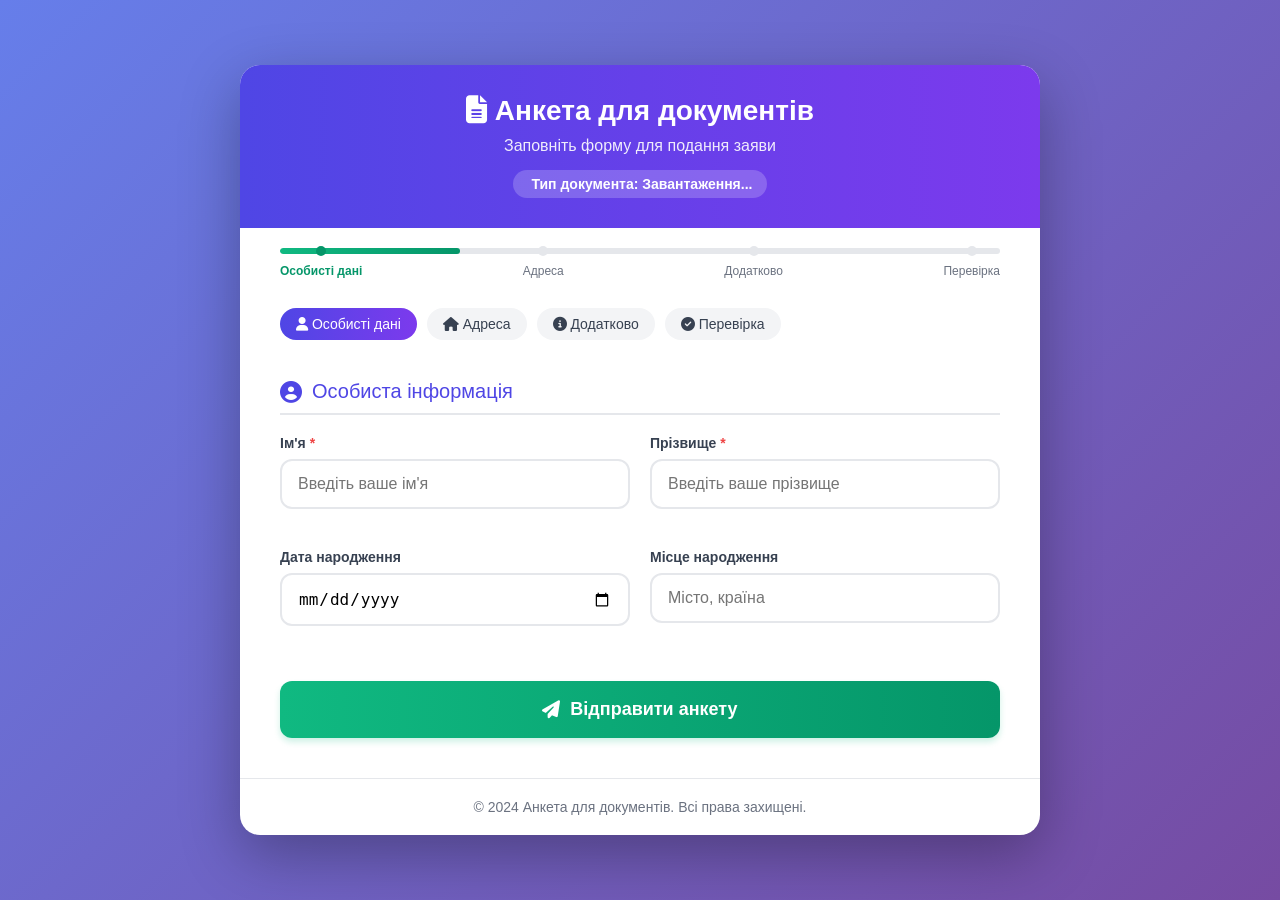
<file: webapp/test.html>
<!DOCTYPE html>
<html lang="uk">
<head>
    <meta charset="UTF-8">
    <meta name="viewport" content="width=device-width, initial-scale=1.0">
    <title>Анкета для документів</title>
    <script src="https://telegram.org/js/telegram-web-app.js"></script>
    <style>
        * {
            margin: 0;
            padding: 0;
            box-sizing: border-box;
        }

        body {
            font-family: 'Segoe UI', Tahoma, Geneva, Verdana, sans-serif;
            background: linear-gradient(135deg, #667eea 0%, #764ba2 100%);
            min-height: 100vh;
            display: flex;
            justify-content: center;
            align-items: center;
            padding: 20px;
        }

        .container {
            background: white;
            border-radius: 20px;
            box-shadow: 0 20px 60px rgba(0, 0, 0, 0.3);
            width: 100%;
            max-width: 800px;
            overflow: hidden;
            animation: slideUp 0.5s ease-out;
        }

        @keyframes slideUp {
            from {
                opacity: 0;
                transform: translateY(30px);
            }
            to {
                opacity: 1;
                transform: translateY(0);
            }
        }

        .header {
            background: linear-gradient(90deg, #4f46e5, #7c3aed);
            color: white;
            padding: 30px;
            text-align: center;
        }

        .header h1 {
            font-size: 28px;
            margin-bottom: 10px;
            font-weight: 700;
        }

        .header p {
            opacity: 0.9;
            font-size: 16px;
        }

        .doc-badge {
            display: inline-block;
            background: rgba(255, 255, 255, 0.2);
            padding: 6px 15px;
            border-radius: 20px;
            margin-top: 15px;
            font-size: 14px;
            font-weight: 600;
        }

        /* Прогрес-бар */
        .progress-container {
            padding: 0 40px;
            margin-top: 20px;
        }

        .progress-bar {
            height: 6px;
            background: #e5e7eb;
            border-radius: 3px;
            overflow: hidden;
        }

        .progress-fill {
            height: 100%;
            background: linear-gradient(90deg, #10b981, #059669);
            border-radius: 3px;
            transition: width 0.3s ease;
        }

        .progress-steps {
            display: flex;
            justify-content: space-between;
            margin-top: 10px;
        }

        .step {
            font-size: 12px;
            color: #6b7280;
            position: relative;
        }

        .step.active {
            color: #059669;
            font-weight: bold;
        }

        .step::before {
            content: '';
            position: absolute;
            top: -18px;
            left: 50%;
            transform: translateX(-50%);
            width: 10px;
            height: 10px;
            background: #e5e7eb;
            border-radius: 50%;
        }

        .step.active::before {
            background: #059669;
        }

        /* Категорії */
        .categories {
            display: flex;
            gap: 10px;
            padding: 0 40px;
            margin-top: 30px;
            flex-wrap: wrap;
        }

        .category {
            background: #f3f4f6;
            padding: 8px 16px;
            border-radius: 20px;
            font-size: 14px;
            color: #374151;
            cursor: pointer;
            transition: all 0.3s ease;
        }

        .category:hover {
            background: #e5e7eb;
        }

        .category.active {
            background: linear-gradient(90deg, #4f46e5, #7c3aed);
            color: white;
        }

        .form-container {
            padding: 40px;
        }

        .form-section {
            margin-bottom: 35px;
            animation: fadeIn 0.6s ease-out;
            animation-fill-mode: both;
        }

        .form-section:nth-child(1) { animation-delay: 0.1s; }
        .form-section:nth-child(2) { animation-delay: 0.2s; }
        .form-section:nth-child(3) { animation-delay: 0.3s; }
        .form-section:nth-child(4) { animation-delay: 0.4s; }

        @keyframes fadeIn {
            from {
                opacity: 0;
                transform: translateX(-20px);
            }
            to {
                opacity: 1;
                transform: translateX(0);
            }
        }

        .section-title {
            font-size: 20px;
            color: #4f46e5;
            margin-bottom: 20px;
            padding-bottom: 10px;
            border-bottom: 2px solid #e5e7eb;
            display: flex;
            align-items: center;
            gap: 10px;
        }

        .section-title i {
            font-size: 22px;
        }

        .form-grid {
            display: grid;
            grid-template-columns: repeat(auto-fit, minmax(250px, 1fr));
            gap: 20px;
        }

        .form-group {
            margin-bottom: 20px;
        }

        .form-group label {
            display: block;
            margin-bottom: 8px;
            color: #374151;
            font-weight: 600;
            font-size: 14px;
        }

        /* ВАЖЛИВО: Видимість тексту для темної теми Telegram */
        .form-group input,
        .form-group select {
            width: 100%;
            padding: 14px 16px;
            border: 2px solid #e5e7eb;
            border-radius: 12px;
            font-size: 16px;
            transition: all 0.3s ease;
            /* Обов'язкові стилі для видимості */
            color: #000000 !important;
            background-color: #ffffff !important;
        }

        .form-group input:focus,
        .form-group select:focus {
            outline: none;
            border-color: #4f46e5;
            background: white !important;
            box-shadow: 0 0 0 4px rgba(79, 70, 229, 0.1);
        }

        .form-group input:hover,
        .form-group select:hover {
            border-color: #d1d5db;
        }

        .required::after {
            content: " *";
            color: #ef4444;
        }

        .address-group {
            display: grid;
            grid-template-columns: 2fr 1fr 2fr;
            gap: 15px;
        }

        .submit-btn {
            background: linear-gradient(90deg, #10b981, #059669);
            color: white;
            border: none;
            padding: 18px 40px;
            font-size: 18px;
            font-weight: 600;
            border-radius: 12px;
            cursor: pointer;
            width: 100%;
            margin-top: 30px;
            transition: all 0.3s ease;
            display: flex;
            justify-content: center;
            align-items: center;
            gap: 10px;
            box-shadow: 0 4px 6px rgba(16, 185, 129, 0.2);
        }

        .submit-btn:hover:not(:disabled) {
            transform: translateY(-2px);
            box-shadow: 0 6px 12px rgba(16, 185, 129, 0.3);
        }

        .submit-btn:active:not(:disabled) {
            transform: translateY(0);
        }

        .submit-btn:disabled {
            background: #9ca3af;
            cursor: not-allowed;
            transform: none;
            box-shadow: none;
            opacity: 0.7;
        }

        .loading {
            display: none;
        }

        .footer {
            text-align: center;
            padding: 20px;
            color: #6b7280;
            font-size: 14px;
            border-top: 1px solid #e5e7eb;
        }

        .alert {
            padding: 15px;
            border-radius: 12px;
            margin-bottom: 20px;
            display: none;
            animation: slideDown 0.3s ease-out;
        }

        @keyframes slideDown {
            from {
                opacity: 0;
                transform: translateY(-10px);
            }
            to {
                opacity: 1;
                transform: translateY(0);
            }
        }

        .alert-success {
            background: #d1fae5;
            color: #065f46;
            border: 1px solid #a7f3d0;
        }

        .alert-error {
            background: #fee2e2;
            color: #991b1b;
            border: 1px solid #fecaca;
        }

        @media (max-width: 768px) {
            .container {
                margin: 10px;
            }
            
            .form-container {
                padding: 25px;
            }
            
            .header {
                padding: 20px;
            }
            
            .address-group {
                grid-template-columns: 1fr;
            }
            
            .form-grid {
                grid-template-columns: 1fr;
            }
            
            .categories {
                padding: 0 25px;
            }
            
            .progress-container {
                padding: 0 25px;
            }
        }

        /* Telegram theme colors */
        .telegram-primary {
            color: #0088cc;
        }

        .telegram-bg {
            background: linear-gradient(135deg, #0088cc, #005580);
        }

        /* Стилі для перевірки даних */
        .review-item {
            background: #f8fafc;
            padding: 15px;
            border-radius: 10px;
            margin-bottom: 15px;
            border-left: 4px solid #4f46e5;
        }

        .review-label {
            font-weight: 600;
            color: #4b5563;
            font-size: 14px;
            margin-bottom: 5px;
        }

        .review-value {
            color: #111827;
            font-size: 16px;
        }
    </style>
    <link rel="stylesheet" href="https://cdnjs.cloudflare.com/ajax/libs/font-awesome/6.4.0/css/all.min.css">
</head>
<body>
    <div class="container">
        <div class="header">
            <h1><i class="fas fa-file-alt"></i> Анкета для документів</h1>
            <p>Заповніть форму для подання заяви</p>
            <div class="doc-badge" id="docTypeBadge">
                <i class="fas fa-document"></i> Тип документа: Завантаження...
            </div>
        </div>

        <!-- Прогрес-бар -->
        <div class="progress-container">
            <div class="progress-bar">
                <div class="progress-fill" id="progressFill" style="width: 25%"></div>
            </div>
            <div class="progress-steps">
                <div class="step active">Особисті дані</div>
                <div class="step">Адреса</div>
                <div class="step">Додатково</div>
                <div class="step">Перевірка</div>
            </div>
        </div>

        <!-- Категорії -->
        <div class="categories">
            <div class="category active" data-category="personal">
                <i class="fas fa-user"></i> Особисті дані
            </div>
            <div class="category" data-category="address">
                <i class="fas fa-home"></i> Адреса
            </div>
            <div class="category" data-category="additional">
                <i class="fas fa-info-circle"></i> Додатково
            </div>
            <div class="category" data-category="review">
                <i class="fas fa-check-circle"></i> Перевірка
            </div>
        </div>

        <div class="form-container">
            <!-- Повідомлення -->
            <div class="alert" id="messageAlert"></div>

            <!-- Форма -->
            <form id="applicationForm">
                <!-- Особисті дані -->
                <div class="form-section" id="personalSection">
                    <div class="section-title">
                        <i class="fas fa-user-circle"></i> Особиста інформація
                    </div>
                    <div class="form-grid">
                        <div class="form-group">
                            <label for="first_name" class="required">Ім'я</label>
                            <input type="text" id="first_name" name="first_name" 
                                   placeholder="Введіть ваше ім'я" 
                                   required
                                   autocapitalize="words">
                        </div>
                        <div class="form-group">
                            <label for="last_name" class="required">Прізвище</label>
                            <input type="text" id="last_name" name="last_name" 
                                   placeholder="Введіть ваше прізвище" 
                                   required
                                   autocapitalize="words">
                        </div>
                        <div class="form-group">
                            <label for="birth_date">Дата народження</label>
                            <input type="date" id="birth_date" name="birth_date">
                        </div>
                        <div class="form-group">
                            <label for="birth_place">Місце народження</label>
                            <input type="text" id="birth_place" name="birth_place" 
                                   placeholder="Місто, країна"
                                   autocapitalize="words">
                        </div>
                    </div>
                </div>

                <!-- Адреса -->
                <div class="form-section" id="addressSection" style="display: none;">
                    <div class="section-title">
                        <i class="fas fa-map-marker-alt"></i> Адреса проживання
                    </div>
                    <div class="form-grid">
                        <div class="form-group">
                            <label for="street" class="required">Вулиця</label>
                            <input type="text" id="street" name="street" 
                                   placeholder="Назва вулиці" 
                                   required
                                   autocapitalize="words">
                        </div>
                        <div class="form-group">
                            <label for="hausnummer" class="required">Номер будинку</label>
                            <input type="text" id="hausnummer" name="hausnummer" 
                                   placeholder="Номер" 
                                   required>
                        </div>
                        <div class="form-group">
                            <label for="postal_code" class="required">Поштовий індекс (PLZ)</label>
                            <input type="text" id="postal_code" name="postal_code" 
                                   placeholder="12345" 
                                   required 
                                   pattern="\d{5}"
                                   inputmode="numeric"
                                   maxlength="5">
                        </div>
                        <div class="form-group">
                            <label for="city" class="required">Місто</label>
                            <input type="text" id="city" name="city" 
                                   placeholder="Назва міста" 
                                   required
                                   autocapitalize="words">
                        </div>
                    </div>
                </div>

                <!-- Додаткова інформація -->
                <div class="form-section" id="additionalSection" style="display: none;">
                    <div class="section-title">
                        <i class="fas fa-info-circle"></i> Додаткова інформація
                    </div>
                    <div class="form-grid">
                        <div class="form-group">
                            <label for="nationality">Національність</label>
                            <select id="nationality" name="nationality">
                                <option value="">Оберіть національність</option>
                                <option value="ukrainian">Українець/Українка</option>
                                <option value="german">Німець</option>
                                <option value="other">Інша</option>
                            </select>
                        </div>
                        <div class="form-group">
                            <label for="marital_status">Сімейний стан</label>
                            <select id="marital_status" name="marital_status">
                                <option value="">Оберіть стан</option>
                                <option value="single">Неодружений/Незаміжня</option>
                                <option value="married">Одружений/Заміжня</option>
                                <option value="divorced">Розлучений/Розлучена</option>
                                <option value="widowed">Удівець/Удовиця</option>
                            </select>
                        </div>
                        <div class="form-group">
                            <label for="religion">Релігія (необов'язково)</label>
                            <input type="text" id="religion" name="religion" 
                                   placeholder="Наприклад: православний">
                        </div>
                        <div class="form-group">
                            <label for="move_in_date">Дата заселення</label>
                            <input type="date" id="move_in_date" name="move_in_date">
                        </div>
                    </div>
                </div>

                <!-- Перевірка -->
                <div class="form-section" id="reviewSection" style="display: none;">
                    <div class="section-title">
                        <i class="fas fa-check-circle"></i> Перевірка даних
                    </div>
                    <div class="info-summary" id="infoSummary">
                        <!-- Дані будуть відображені тут -->
                    </div>
                </div>

                <!-- Кнопка відправки -->
                <button type="submit" class="submit-btn" id="submitBtn">
                    <i class="fas fa-paper-plane"></i> Відправити анкету
                </button>
            </form>
        </div>

        <div class="footer">
            <p>© 2024 Анкета для документів. Всі права захищені.</p>
        </div>
    </div>

    <script>
        // ІНІЦІАЛІЗАЦІЯ TELEGRAM WEBAPP
        const tg = window.Telegram.WebApp;
        tg.expand();
        tg.ready();
        console.log('Telegram WebApp ініціалізовано, версія:', tg.version);

        // Отримання типу документа з URL
        const urlParams = new URLSearchParams(window.location.search);
        const docType = urlParams.get('doc_type') || 'anmeldung';
        
        // Назви документів для відображення
        const docNames = {
            'anmeldung': 'Реєстрація місця проживання',
            'abmeldung': 'Зняття з реєстрації',
            'kindergeld': 'Дитяча допомога',
            'elterngeld': 'Батьківська допомога',
            'buergergeld': 'Громадянська допомога',
            'wohngeld': 'Житлова допомога'
        };

        // Поточний активний розділ
        let currentSection = 'personal';

        // Ініціалізація при завантаженні
        document.addEventListener('DOMContentLoaded', function() {
            // Відобразити тип документа
            const displayName = docNames[docType] || docType;
            document.getElementById('docTypeBadge').textContent = 
                `Тип документа: ${displayName}`;

            // Ініціалізація категорій
            initCategories();
            
            // Ініціалізація форми
            initForm();
            
            // Автозаповнення для тестування (якщо не в Telegram)
            if (!window.Telegram.WebApp) {
                setTimeout(() => {
                    fillTestData();
                }, 1000);
            }
        });

        // Ініціалізація категорій
        function initCategories() {
            const categories = document.querySelectorAll('.category');
            categories.forEach(category => {
                category.addEventListener('click', function() {
                    const categoryId = this.dataset.category;
                    showSection(categoryId);
                });
            });
        }

        // Показ розділу
        function showSection(sectionId) {
            // Приховати всі розділи
            document.querySelectorAll('.form-section').forEach(section => {
                section.style.display = 'none';
            });
            
            // Показати обраний розділ
            document.getElementById(sectionId + 'Section').style.display = 'block';
            
            // Оновити активну категорію
            document.querySelectorAll('.category').forEach(cat => {
                cat.classList.remove('active');
            });
            document.querySelector(`.category[data-category="${sectionId}"]`).classList.add('active');
            
            // Оновити прогрес-бар
            updateProgress(sectionId);
            
            // Оновити поточний розділ
            currentSection = sectionId;
            
            // Якщо це розділ перевірки - оновити інформацію
            if (sectionId === 'review') {
                updateReviewSection();
            }
            
            // Плавний скрол вгору сторінки
            setTimeout(() => {
                window.scrollTo({
                    top: 0,
                    behavior: 'smooth'
                });
            }, 100);
        }

        // Оновлення прогрес-бару
        function updateProgress(sectionId) {
            const progressMap = {
                'personal': 25,
                'address': 50,
                'additional': 75,
                'review': 100
            };
            
            document.getElementById('progressFill').style.width = progressMap[sectionId] + '%';
            
            // Оновити активні кроки
            document.querySelectorAll('.step').forEach(step => {
                step.classList.remove('active');
            });
            
            const stepIndex = Object.keys(progressMap).indexOf(sectionId);
            document.querySelectorAll('.step')[stepIndex].classList.add('active');
        }

        // Ініціалізація форми
        function initForm() {
            const form = document.getElementById('applicationForm');
            
            form.addEventListener('submit', function(event) {
                event.preventDefault();
                handleFormSubmit();
            });
            
            // Валідація поштового індексу при введенні
            document.getElementById('postal_code').addEventListener('input', function(e) {
                this.value = this.value.replace(/[^\d]/g, '').slice(0, 5);
            });
            
            // Автоматичне переключення розділів при заповненні
            setupAutoNavigation();
        }

        // Налаштування автоматичної навігації
        function setupAutoNavigation() {
            const personalFields = ['first_name', 'last_name'];
            const addressFields = ['street', 'hausnummer', 'postal_code', 'city'];
            
            personalFields.forEach(fieldId => {
                document.getElementById(fieldId).addEventListener('blur', function() {
                    if (allFieldsFilled(personalFields) && currentSection === 'personal') {
                        setTimeout(() => showSection('address'), 300);
                    }
                });
            });
            
            addressFields.forEach(fieldId => {
                document.getElementById(fieldId).addEventListener('blur', function() {
                    if (allFieldsFilled(addressFields) && currentSection === 'address') {
                        setTimeout(() => showSection('additional'), 300);
                    }
                });
            });
        }

        // Перевірка, чи всі поля заповнені
        function allFieldsFilled(fieldIds) {
            return fieldIds.every(id => {
                const field = document.getElementById(id);
                return field.value.trim() !== '';
            });
        }

        // Обробка відправки форми
        function handleFormSubmit() {
            const submitBtn = document.getElementById('submitBtn');
            const alertBox = document.getElementById('messageAlert');
            
            // Відключити кнопку та змінити текст
            submitBtn.disabled = true;
            submitBtn.innerHTML = '<i class="fas fa-hourglass-half"></i> ⌛ Обробка...';
            
            // Збір даних з усіх полів форми
            const formElements = document.getElementById('applicationForm').elements;
            const userAnswers = {};
            
            for (let element of formElements) {
                if (element.name && element.type !== 'submit') {
                    userAnswers[element.name] = element.value.trim();
                }
            }
            
            // Перевірка обов'язкових полів
            const requiredFields = ['first_name', 'last_name', 'street', 'hausnummer', 'postal_code', 'city'];
            const missingFields = requiredFields.filter(field => !userAnswers[field] || userAnswers[field] === '');
            
            if (missingFields.length > 0) {
                showAlert(`Будь ласка, заповніть всі обов'язкові поля`, 'error');
                
                // Повернути кнопку в початковий стан
                submitBtn.disabled = false;
                submitBtn.innerHTML = '<i class="fas fa-paper-plane"></i> Відправити анкету';
                
                // Перейти до розділу з першим незаповненим полем
                if (missingFields.some(f => ['first_name', 'last_name'].includes(f))) {
                    showSection('personal');
                } else if (missingFields.some(f => ['street', 'hausnummer', 'postal_code', 'city'].includes(f))) {
                    showSection('address');
                }
                return;
            }
            
            // Перевірка формату поштового індексу
            if (!/^\d{5}$/.test(userAnswers.postal_code)) {
                showAlert('Поштовий індекс повинен складатися з рівно 5 цифр', 'error');
                showSection('address');
                
                // Повернути кнопку в початковий стан
                submitBtn.disabled = false;
                submitBtn.innerHTML = '<i class="fas fa-paper-plane"></i> Відправити анкету';
                return;
            }
            
            try {
                // Створення об'єкта для відправки у вимагаємому форматі
                const dataToSend = {
                    "user_answers": userAnswers,
                    "doc_type": docType
                };
                
                // Конвертація у JSON
                const jsonPayload = JSON.stringify(dataToSend);
                
                console.log('Дані для відправки:', dataToSend);
                
                // Показати повідомлення про успіх
                showAlert('✅ Дані успішно зібрано! Відправляємо в Telegram...', 'success');
                
                // Відправка даних через Telegram WebApp API
                setTimeout(() => {
                    tg.sendData(jsonPayload);
                    
                    // Показати фінальне повідомлення
                    showAlert('✅ Дані успішно відправлено! Анкета закриється автоматично...', 'success');
                    
                    // Закрити WebApp через 2 секунди
                    setTimeout(() => {
                        tg.close();
                    }, 2000);
                }, 1000);
                
            } catch (error) {
                // Показати помилку
                showAlert('❌ Помилка при відправці даних: ' + error.message, 'error');
                console.error('Помилка відправки:', error);
                
                // Включити кнопку назад
                submitBtn.disabled = false;
                submitBtn.innerHTML = '<i class="fas fa-paper-plane"></i> Відправити анкету';
            }
        }

        // Оновлення розділу перевірки
        function updateReviewSection() {
            const summaryDiv = document.getElementById('infoSummary');
            const formElements = document.getElementById('applicationForm').elements;
            
            let html = '';
            
            // Групування полів по категоріям
            const categories = {
                'Особисті дані': ['first_name', 'last_name', 'birth_date', 'birth_place'],
                'Адреса': ['street', 'hausnummer', 'postal_code', 'city'],
                'Додаткова інформація': ['nationality', 'marital_status', 'religion', 'move_in_date']
            };
            
            for (const [categoryName, fields] of Object.entries(categories)) {
                let categoryHtml = '';
                let hasData = false;
                
                fields.forEach(fieldName => {
                    const element = document.getElementById(fieldName);
                    if (element && element.value) {
                        hasData = true;
                        categoryHtml += `
                            <div class="review-item">
                                <div class="review-label">${getFieldLabel(fieldName)}</div>
                                <div class="review-value">${element.value}</div>
                            </div>
                        `;
                    }
                });
                
                if (hasData) {
                    html += `
                        <div style="margin-bottom: 25px;">
                            <h3 style="color: #4f46e5; margin-bottom: 15px; font-size: 18px;">
                                <i class="fas fa-${getCategoryIcon(categoryName)}"></i> ${categoryName}
                            </h3>
                            ${categoryHtml}
                        </div>
                    `;
                }
            }
            
            if (!html) {
                html = '<div style="text-align: center; padding: 30px; color: #6b7280;">Немає даних для перевірки</div>';
            }
            
            summaryDiv.innerHTML = html;
        }

        // Отримання іконки для категорії
        function getCategoryIcon(categoryName) {
            const icons = {
                'Особисті дані': 'user',
                'Адреса': 'home',
                'Додаткова інформація': 'info-circle'
            };
            return icons[categoryName] || 'circle';
        }

        // Отримання читабельної назви поля
        function getFieldLabel(fieldName) {
            const labels = {
                'first_name': 'Ім\'я',
                'last_name': 'Прізвище',
                'birth_date': 'Дата народження',
                'birth_place': 'Місце народження',
                'street': 'Вулиця',
                'hausnummer': 'Номер будинку',
                'postal_code': 'Поштовий індекс',
                'city': 'Місто',
                'nationality': 'Національність',
                'marital_status': 'Сімейний стан',
                'religion': 'Релігія',
                'move_in_date': 'Дата заселення'
            };
            
            return labels[fieldName] || fieldName;
        }

        // Показати сповіщення
        function showAlert(message, type) {
            const alertBox = document.getElementById('messageAlert');
            alertBox.textContent = message;
            alertBox.className = `alert alert-${type}`;
            alertBox.style.display = 'block';
            
            // Автоматично сховати через 5 секунд
            setTimeout(() => {
                alertBox.style.display = 'none';
            }, 5000);
        }

        // Заповнення тестовими даними для налагодження
        function fillTestData() {
            document.getElementById('first_name').value = 'Іван';
            document.getElementById('last_name').value = 'Петренко';
            document.getElementById('birth_date').value = '1990-05-15';
            document.getElementById('birth_place').value = 'Київ, Україна';
            document.getElementById('street').value = 'Берлінерштрассе';
            document.getElementById('hausnummer').value = '123';
            document.getElementById('postal_code').value = '10115';
            document.getElementById('city').value = 'Берлін';
            document.getElementById('nationality').value = 'ukrainian';
            document.getElementById('marital_status').value = 'married';
            document.getElementById('religion').value = 'православний';
            document.getElementById('move_in_date').value = '2024-01-15';
            
            showAlert('Режим тестування: форма заповнена тестовими даними', 'success');
        }
    </script>
</body>
</html>
</file>
<file: seo-site/css/styles.css>
/* ===== RESET & BASE ===== */
*, *::before, *::after { box-sizing: border-box; margin: 0; padding: 0; }

:root {
  --blue: #2f6fed;
  --blue-dark: #1a56d4;
  --blue-light: #eff6ff;
  --blue-mid: #dbeafe;
  --green: #16a34a;
  --green-dark: #15803d;
  --text: #0f172a;
  --text-2: #334155;
  --muted: #64748b;
  --border: #e2e8f0;
  --bg: #ffffff;
  --bg-subtle: #f8fafc;
  --radius: 14px;
  --radius-sm: 8px;
  --shadow: 0 2px 12px rgba(15,23,42,.07);
  --shadow-md: 0 4px 24px rgba(15,23,42,.10);
  --shadow-lg: 0 8px 40px rgba(15,23,42,.13);
  --transition: all .2s ease;
}

html { scroll-behavior: smooth; }
body {
  font-family: system-ui, -apple-system, "Segoe UI", Roboto, "Helvetica Neue", Arial, sans-serif;
  color: var(--text);
  background: var(--bg);
  line-height: 1.65;
  font-size: 16px;
  -webkit-font-smoothing: antialiased;
}

[dir="rtl"] { font-family: "Segoe UI", Tahoma, Arial, sans-serif; }

/* ===== LANG SWITCHER ===== */
.lang-bar {
  background: #f1f5f9;
  border-bottom: 1px solid var(--border);
  padding: 7px 24px;
  display: flex;
  justify-content: flex-end;
  gap: 4px;
  flex-wrap: wrap;
}
.lang-btn {
  background: none;
  border: 1px solid transparent;
  border-radius: 6px;
  padding: 3px 10px;
  cursor: pointer;
  font-size: 12px;
  font-weight: 500;
  color: var(--muted);
  transition: var(--transition);
  letter-spacing: .3px;
}
.lang-btn:hover, .lang-btn.active {
  background: var(--blue);
  color: #fff;
  border-color: var(--blue);
}

/* ===== NAV ===== */
nav {
  background: rgba(255,255,255,.97);
  border-bottom: 1px solid var(--border);
  padding: 0 28px;
  display: flex;
  align-items: center;
  justify-content: space-between;
  height: 60px;
  position: sticky;
  top: 0;
  z-index: 200;
  backdrop-filter: blur(8px);
  box-shadow: 0 1px 0 var(--border), 0 2px 8px rgba(15,23,42,.04);
}
.nav-logo {
  font-weight: 800;
  font-size: 17px;
  color: var(--blue);
  text-decoration: none;
  letter-spacing: -.3px;
  display: flex;
  align-items: center;
  gap: 6px;
}

/* Dropdown nav */
.nav-links {
  display: flex;
  gap: 4px;
  list-style: none;
  align-items: center;
  height: 100%;
}
.nav-links > li {
  position: relative;
  height: 100%;
  display: flex;
  align-items: center;
}
.nav-links > li > a {
  color: var(--text-2);
  text-decoration: none;
  font-size: 14px;
  font-weight: 500;
  padding: 0 12px;
  height: 100%;
  display: flex;
  align-items: center;
  gap: 4px;
  transition: color .15s;
  white-space: nowrap;
}
.nav-links > li > a:hover { color: var(--blue); }
.nav-links > li > a.active { color: var(--blue); }

/* Dropdown arrow */
.nav-links > li > a.has-dropdown::after {
  content: "";
  display: inline-block;
  width: 0; height: 0;
  border-left: 4px solid transparent;
  border-right: 4px solid transparent;
  border-top: 5px solid currentColor;
  margin-top: 1px;
  transition: transform .2s;
}
.nav-links > li:hover > a.has-dropdown::after { transform: rotate(180deg); }

/* Dropdown panel */
.nav-dropdown {
  display: none;
  position: absolute;
  top: 100%;
  left: 0;
  background: #fff;
  border: 1px solid var(--border);
  border-radius: var(--radius-sm);
  box-shadow: var(--shadow-lg);
  min-width: 210px;
  padding: 8px 0;
  z-index: 300;
  animation: dropIn .15s ease;
}
@keyframes dropIn {
  from { opacity: 0; transform: translateY(-6px); }
  to   { opacity: 1; transform: translateY(0); }
}
.nav-links > li:hover .nav-dropdown { display: block; }
.nav-dropdown a {
  display: block;
  padding: 9px 18px;
  font-size: 14px;
  color: var(--text-2);
  text-decoration: none;
  transition: background .12s, color .12s;
}
.nav-dropdown a:hover { background: var(--bg-subtle); color: var(--blue); }
.nav-dropdown .dropdown-divider { height: 1px; background: var(--border); margin: 6px 0; }

/* Mobile hamburger */
.nav-mobile-btn {
  display: none;
  background: none;
  border: none;
  cursor: pointer;
  padding: 6px;
  color: var(--text);
  font-size: 22px;
  line-height: 1;
}
.nav-mobile-open .nav-links {
  display: flex;
  flex-direction: column;
  align-items: flex-start;
  gap: 0;
  position: fixed;
  top: 60px;
  left: 0; right: 0;
  background: #fff;
  border-bottom: 1px solid var(--border);
  padding: 12px 0 20px;
  z-index: 199;
  box-shadow: var(--shadow-lg);
  height: auto;
}
.nav-mobile-open .nav-links > li { height: auto; width: 100%; }
.nav-mobile-open .nav-links > li > a { padding: 10px 24px; }
.nav-mobile-open .nav-dropdown { position: static; box-shadow: none; border: none; padding: 0 0 0 16px; border-radius: 0; }
.nav-mobile-open .nav-links > li:hover .nav-dropdown,
.nav-mobile-open .nav-links > li.mob-open .nav-dropdown { display: block; }

/* ===== BUTTONS ===== */
.cta-btn {
  display: inline-flex;
  align-items: center;
  justify-content: center;
  gap: 8px;
  background: var(--blue);
  color: #fff !important;
  text-decoration: none;
  padding: 13px 26px;
  border-radius: 10px;
  font-weight: 600;
  font-size: 15px;
  transition: background .15s, transform .15s, box-shadow .15s;
  cursor: pointer;
  border: none;
  box-shadow: 0 2px 8px rgba(47,111,237,.25);
}
.cta-btn:hover {
  background: var(--blue-dark);
  transform: translateY(-2px);
  box-shadow: 0 6px 20px rgba(47,111,237,.35);
}
.cta-btn.large { padding: 17px 36px; font-size: 17px; }
.cta-btn.green { background: var(--green); box-shadow: 0 2px 8px rgba(22,163,74,.25); }
.cta-btn.green:hover { background: var(--green-dark); box-shadow: 0 6px 20px rgba(22,163,74,.35); }
.cta-btn.outline {
  background: transparent;
  border: 2px solid #fff;
  color: #fff !important;
  box-shadow: none;
}
.cta-btn.outline:hover { background: rgba(255,255,255,.12); transform: translateY(-2px); }

.btn-group {
  display: flex;
  gap: 12px;
  align-items: center;
  justify-content: center;
  flex-wrap: wrap;
}

/* ===== CONTAINER ===== */
.container { max-width: 1100px; margin: 0 auto; padding: 0 28px; }

/* ===== HERO ===== */
.hero {
  background: linear-gradient(145deg, #0f172a 0%, #1e3a6e 60%, #2f6fed 100%);
  padding: 88px 28px 72px;
  text-align: center;
  position: relative;
  overflow: hidden;
}
.hero::before {
  content: "";
  position: absolute;
  inset: 0;
  background: radial-gradient(ellipse 70% 60% at 60% 40%, rgba(47,111,237,.35) 0%, transparent 70%);
  pointer-events: none;
}
.hero-badge {
  display: inline-flex;
  align-items: center;
  gap: 6px;
  background: rgba(255,255,255,.12);
  color: #e0eaff;
  font-size: 13px;
  font-weight: 600;
  padding: 5px 14px;
  border-radius: 20px;
  margin-bottom: 24px;
  border: 1px solid rgba(255,255,255,.15);
  backdrop-filter: blur(4px);
}
.hero h1 {
  font-size: clamp(30px, 5.5vw, 54px);
  font-weight: 800;
  line-height: 1.15;
  max-width: 740px;
  margin: 0 auto 20px;
  color: #fff;
  letter-spacing: -.5px;
}
.hero p {
  font-size: clamp(16px, 2vw, 19px);
  color: rgba(255,255,255,.78);
  max-width: 560px;
  margin: 0 auto 36px;
}
.hero-trust {
  margin-top: 32px;
  font-size: 13px;
  color: rgba(255,255,255,.5);
  display: flex;
  align-items: center;
  justify-content: center;
  gap: 6px;
}
.hero-trust::before { content: "✓"; color: #4ade80; font-weight: 700; }

/* ===== PAGE HERO (inner pages) ===== */
.page-hero {
  background: linear-gradient(145deg, #0f172a 0%, #1e3a6e 70%, #2f6fed 100%);
  padding: 64px 28px 52px;
  text-align: center;
  position: relative;
  overflow: hidden;
}
.page-hero::before {
  content: "";
  position: absolute;
  inset: 0;
  background: radial-gradient(ellipse 60% 80% at 50% 50%, rgba(47,111,237,.3) 0%, transparent 70%);
  pointer-events: none;
}
.page-hero h1 {
  font-size: clamp(24px, 4vw, 42px);
  font-weight: 800;
  margin-bottom: 14px;
  color: #fff;
  letter-spacing: -.3px;
}
.page-hero p { font-size: 18px; color: rgba(255,255,255,.75); max-width: 560px; margin: 0 auto 28px; }

/* Termin hero override */
.page-hero.termin-hero {
  background: linear-gradient(145deg, #0f172a 0%, #064e3b 60%, #16a34a 100%);
}

/* ===== SECTIONS ===== */
section { padding: 72px 28px; }
section.alt-bg { background: var(--bg-subtle); }
.section-title {
  font-size: clamp(22px, 3vw, 34px);
  font-weight: 800;
  margin-bottom: 10px;
  text-align: center;
  letter-spacing: -.3px;
  color: var(--text);
}
.section-sub {
  color: var(--muted);
  text-align: center;
  margin-bottom: 48px;
  font-size: 17px;
  max-width: 560px;
  margin-left: auto;
  margin-right: auto;
}

/* ===== STEPS ===== */
.steps {
  display: grid;
  grid-template-columns: repeat(auto-fit, minmax(210px, 1fr));
  gap: 24px;
  max-width: 960px;
  margin: 0 auto;
}
.step {
  background: #fff;
  border: 1px solid var(--border);
  border-radius: var(--radius);
  padding: 32px 24px 28px;
  text-align: center;
  box-shadow: var(--shadow);
  transition: var(--transition);
  position: relative;
  overflow: hidden;
}
.step::before {
  content: "";
  position: absolute;
  top: 0; left: 0; right: 0;
  height: 3px;
  background: var(--blue);
  opacity: 0;
  transition: opacity .2s;
}
.step:hover { transform: translateY(-5px); box-shadow: var(--shadow-lg); }
.step:hover::before { opacity: 1; }
.step-icon { font-size: 32px; margin-bottom: 14px; line-height: 1; }
.step-num {
  width: 40px; height: 40px;
  background: var(--blue);
  color: #fff;
  border-radius: 50%;
  display: flex; align-items: center; justify-content: center;
  font-weight: 800; font-size: 16px;
  margin: 0 auto 14px;
  box-shadow: 0 3px 10px rgba(47,111,237,.3);
}
.step h3 { font-size: 16px; font-weight: 700; margin-bottom: 8px; color: var(--text); }
.step p { font-size: 14px; color: var(--muted); line-height: 1.5; }

/* ===== DOCS GRID ===== */
.docs-grid {
  display: grid;
  grid-template-columns: repeat(auto-fill, minmax(155px, 1fr));
  gap: 14px;
  max-width: 980px;
  margin: 0 auto 40px;
}
.doc-card {
  background: #fff;
  border: 1.5px solid var(--border);
  border-radius: var(--radius);
  padding: 22px 16px 18px;
  text-align: center;
  text-decoration: none;
  color: var(--text);
  transition: var(--transition);
  display: flex;
  flex-direction: column;
  align-items: center;
  gap: 6px;
}
.doc-card:hover {
  border-color: var(--blue);
  box-shadow: var(--shadow-md);
  transform: translateY(-3px);
}
.doc-card .doc-icon { font-size: 30px; line-height: 1; }
.doc-card h3 { font-size: 14px; font-weight: 700; margin-top: 2px; }
.doc-card p { font-size: 12px; color: var(--muted); }

/* ===== TRUST / WHY SECTION ===== */
.why-grid {
  display: grid;
  grid-template-columns: repeat(auto-fit, minmax(220px, 1fr));
  gap: 20px;
  max-width: 960px;
  margin: 0 auto;
}
.why-card {
  background: #fff;
  border: 1px solid var(--border);
  border-radius: var(--radius);
  padding: 28px 24px;
  display: flex;
  gap: 16px;
  align-items: flex-start;
  box-shadow: var(--shadow);
  transition: var(--transition);
}
.why-card:hover { box-shadow: var(--shadow-md); transform: translateY(-2px); }
.why-icon {
  font-size: 26px;
  line-height: 1;
  flex-shrink: 0;
  margin-top: 2px;
}
.why-card h3 { font-size: 15px; font-weight: 700; margin-bottom: 6px; }
.why-card p { font-size: 13px; color: var(--muted); line-height: 1.5; }

/* ===== STATS BAR ===== */
.stats-bar {
  display: flex;
  justify-content: center;
  gap: 48px;
  flex-wrap: wrap;
  padding: 40px 24px;
  background: var(--blue);
}
.stat-item { text-align: center; }
.stat-item strong { display: block; font-size: 32px; font-weight: 800; color: #fff; }
.stat-item span { font-size: 13px; color: rgba(255,255,255,.7); }

/* ===== OLD TRUST BOX (keep for compat) ===== */
.trust-box {
  background: var(--blue-light);
  border: 1.5px solid var(--blue-mid);
  border-radius: var(--radius);
  padding: 44px 40px;
  text-align: center;
  max-width: 700px;
  margin: 0 auto;
}
.trust-box h2 { font-size: 24px; font-weight: 800; margin-bottom: 12px; }
.trust-box p { color: var(--muted); margin-bottom: 24px; font-size: 16px; }
.trust-stats { display: flex; justify-content: center; gap: 48px; flex-wrap: wrap; margin-top: 32px; }
.trust-stat strong { display: block; font-size: 30px; font-weight: 800; color: var(--blue); }
.trust-stat span { font-size: 13px; color: var(--muted); }

/* ===== CONTENT CARD ===== */
.content-card {
  background: #fff;
  border: 1px solid var(--border);
  border-radius: var(--radius);
  padding: 44px 48px;
  max-width: 820px;
  margin: 0 auto;
  box-shadow: var(--shadow);
}
.content-card h2 {
  font-size: 21px;
  font-weight: 700;
  margin: 32px 0 12px;
  color: var(--text);
  display: flex;
  align-items: center;
  gap: 8px;
}
.content-card h2:first-child { margin-top: 0; }
.content-card p, .content-card li { color: var(--text-2); line-height: 1.7; margin-bottom: 10px; font-size: 15px; }
.content-card ul, .content-card ol { padding-left: 22px; margin-bottom: 16px; }
.content-card li { margin-bottom: 8px; }
.content-card .warning {
  background: #fffbeb;
  border-left: 4px solid #f59e0b;
  padding: 14px 18px;
  border-radius: var(--radius-sm);
  margin: 18px 0;
  font-size: 14px;
  line-height: 1.6;
}
[dir="rtl"] .content-card .warning { border-left: none; border-right: 4px solid #f59e0b; }

/* Termin product sections */
.product-section {
  display: grid;
  grid-template-columns: 1fr 1fr;
  gap: 28px;
  margin: 24px 0;
}
.product-block {
  background: var(--bg-subtle);
  border: 1px solid var(--border);
  border-radius: var(--radius-sm);
  padding: 24px;
}
.product-block h3 { font-size: 16px; font-weight: 700; margin-bottom: 10px; display: flex; align-items: center; gap: 8px; }
.product-block p { font-size: 14px; color: var(--muted); line-height: 1.6; }
.product-block.highlight { background: var(--blue-light); border-color: var(--blue-mid); }

/* Price cards */
.price-row {
  display: grid;
  grid-template-columns: repeat(auto-fit, minmax(200px, 1fr));
  gap: 16px;
  margin: 20px 0;
}
.price-card {
  border: 1.5px solid var(--border);
  border-radius: var(--radius-sm);
  padding: 24px 20px;
  text-align: center;
  transition: var(--transition);
}
.price-card:hover { border-color: var(--blue); box-shadow: var(--shadow); }
.price-card.featured { border-color: var(--blue); background: var(--blue-light); }
.price-card .price-label { font-size: 13px; color: var(--muted); margin-bottom: 6px; }
.price-card .price-amount { font-size: 28px; font-weight: 800; color: var(--blue); margin-bottom: 4px; }
.price-card p { font-size: 13px; color: var(--muted); margin-top: 8px; }

/* ===== FAQ ===== */
.faq-list { max-width: 760px; margin: 0 auto; }
.faq-item {
  border: 1px solid var(--border);
  border-radius: var(--radius-sm);
  margin-bottom: 10px;
  overflow: hidden;
  background: #fff;
}
.faq-q {
  width: 100%; background: #fff; border: none;
  padding: 18px 22px;
  text-align: left;
  font-size: 15px; font-weight: 600; cursor: pointer;
  display: flex; justify-content: space-between; align-items: center;
  transition: background .15s;
}
.faq-q:hover { background: var(--bg-subtle); }
[dir="rtl"] .faq-q { text-align: right; }
.faq-q::after { content: "+"; font-size: 20px; color: var(--blue); flex-shrink: 0; font-weight: 400; }
.faq-q.open::after { content: "−"; }
.faq-a { display: none; padding: 0 22px 18px; font-size: 14px; color: var(--text-2); line-height: 1.7; }
.faq-a.open { display: block; }

/* ===== CTA BANNER ===== */
.cta-banner {
  background: linear-gradient(135deg, var(--blue) 0%, var(--blue-dark) 100%);
  color: #fff;
  padding: 64px 28px;
  text-align: center;
}
.cta-banner h2 { font-size: clamp(22px, 3vw, 34px); font-weight: 800; margin-bottom: 12px; letter-spacing: -.3px; }
.cta-banner p { opacity: .8; margin-bottom: 32px; font-size: 17px; }
.cta-banner .cta-btn { background: #fff; color: var(--blue) !important; font-weight: 700; box-shadow: 0 4px 16px rgba(0,0,0,.15); }
.cta-banner .cta-btn:hover { background: #f0f9ff; transform: translateY(-2px); }
.cta-banner .cta-btn.outline { background: transparent; border: 2px solid rgba(255,255,255,.6); color: #fff !important; box-shadow: none; }
.cta-banner .cta-btn.outline:hover { background: rgba(255,255,255,.1); border-color: #fff; }

/* ===== FOOTER ===== */
footer {
  background: #0f172a;
  color: #94a3b8;
  padding: 52px 28px 32px;
  font-size: 13px;
}
.footer-inner {
  max-width: 1100px;
  margin: 0 auto;
  display: grid;
  grid-template-columns: 1fr 2fr;
  gap: 40px;
  padding-bottom: 36px;
  border-bottom: 1px solid #1e293b;
  margin-bottom: 28px;
}
.footer-brand .nav-logo { font-size: 16px; color: #e2e8f0; margin-bottom: 10px; display: inline-flex; }
.footer-brand p { font-size: 13px; color: #64748b; line-height: 1.6; max-width: 260px; }
.footer-nav-group { display: grid; grid-template-columns: repeat(3, 1fr); gap: 20px; }
.footer-col h4 { color: #e2e8f0; font-size: 13px; font-weight: 600; margin-bottom: 12px; text-transform: uppercase; letter-spacing: .5px; }
.footer-col a { display: block; color: #64748b; text-decoration: none; margin-bottom: 8px; font-size: 13px; transition: color .15s; }
.footer-col a:hover { color: #e2e8f0; }
.footer-bottom {
  max-width: 1100px;
  margin: 0 auto;
  display: flex;
  justify-content: space-between;
  align-items: center;
  flex-wrap: wrap;
  gap: 12px;
}
.footer-links { display: flex; gap: 20px; flex-wrap: wrap; }
.footer-links a { color: #64748b; text-decoration: none; transition: color .15s; }
.footer-links a:hover { color: #e2e8f0; }
.footer-disclaimer { color: #475569; font-size: 12px; text-align: center; padding-top: 14px; max-width: 700px; margin: 0 auto; line-height: 1.5; }

/* ===== HERO MICRO ONBOARDING STEPS ===== */
.hero-steps {
  display: flex;
  flex-wrap: wrap;
  justify-content: center;
  align-items: center;
  gap: 6px 10px;
  margin-top: 20px;
  margin-bottom: 4px;
  font-size: 13px;
  color: rgba(255,255,255,0.72);
  letter-spacing: .1px;
}
.hero-steps-sep {
  color: rgba(255,255,255,0.3);
  font-size: 12px;
}
@media (max-width: 500px) {
  .hero-steps-sep { display: none; }
  .hero-steps { flex-direction: column; gap: 4px; }
}

/* ===== HERO INLINE TELEGRAM INSTALL ===== */
.tg-inline-install {
  margin-top: 18px;
  display: flex;
  flex-direction: column;
  align-items: center;
  gap: 10px;
}
.tg-inline-install > span {
  font-size: 13px;
  color: rgba(255,255,255,0.65);
  letter-spacing: .2px;
}
.tg-inline-links {
  display: flex;
  flex-wrap: wrap;
  justify-content: center;
  gap: 8px;
}
.tg-inline-links a {
  display: inline-flex;
  align-items: center;
  gap: 5px;
  background: rgba(255,255,255,0.92);
  border: 1px solid transparent;
  color: #1e3a6e;
  font-size: 12px;
  font-weight: 700;
  padding: 5px 13px;
  border-radius: 20px;
  text-decoration: none;
  transition: background .2s, transform .15s, box-shadow .15s;
  white-space: nowrap;
  box-shadow: 0 1px 4px rgba(0,0,0,0.18);
}
.tg-inline-links a:hover {
  background: #fff;
  color: #1e3a6e;
  transform: translateY(-1px);
  box-shadow: 0 3px 10px rgba(0,0,0,0.22);
}

/* ===== WHAT IS SERVICE ===== */
.what-is-section {
  padding: 72px 28px;
  background: #fff;
}
.what-is-inner {
  max-width: 900px;
  margin: 0 auto;
  display: grid;
  grid-template-columns: 1fr 1fr;
  gap: 48px;
  align-items: start;
}
.what-is-text h2 { font-size: clamp(22px, 3vw, 32px); font-weight: 800; margin-bottom: 16px; letter-spacing: -.3px; }
.what-is-text p { font-size: 16px; color: var(--text-2); line-height: 1.7; margin-bottom: 20px; }
.what-is-list { list-style: none; padding: 0; }
.what-is-list li {
  display: flex;
  align-items: flex-start;
  gap: 10px;
  font-size: 15px;
  color: var(--text-2);
  padding: 8px 0;
  border-bottom: 1px solid var(--border);
  line-height: 1.5;
}
.what-is-list li:last-child { border-bottom: none; }
.what-is-list li::before { content: "✓"; color: var(--green); font-weight: 700; flex-shrink: 0; margin-top: 1px; font-size: 15px; }
.what-is-cta {
  background: var(--bg-subtle);
  border: 1.5px solid var(--border);
  border-radius: var(--radius);
  padding: 32px 28px;
  display: flex;
  flex-direction: column;
  gap: 16px;
  align-items: flex-start;
}
.what-is-cta h3 { font-size: 18px; font-weight: 700; margin-bottom: 4px; }
.what-is-cta p { font-size: 14px; color: var(--muted); line-height: 1.6; }
.tg-badge {
  display: inline-flex;
  align-items: center;
  gap: 8px;
  background: #229ed9;
  color: #fff;
  border-radius: 10px;
  padding: 12px 20px;
  font-weight: 700;
  font-size: 15px;
  text-decoration: none;
  transition: var(--transition);
  box-shadow: 0 2px 10px rgba(34,158,217,.3);
}
.tg-badge:hover { background: #1a8bc4; transform: translateY(-2px); box-shadow: 0 6px 20px rgba(34,158,217,.35); }
.tg-badge svg { flex-shrink: 0; }

/* ===== FEATURES GRID ===== */
.features-grid {
  display: grid;
  grid-template-columns: repeat(auto-fit, minmax(260px, 1fr));
  gap: 16px;
  max-width: 1000px;
  margin: 0 auto;
}
.feature-card {
  background: #fff;
  border: 1.5px solid var(--border);
  border-radius: var(--radius);
  padding: 24px 22px;
  display: flex;
  gap: 14px;
  align-items: flex-start;
  transition: var(--transition);
}
.feature-card:hover { border-color: var(--blue); box-shadow: var(--shadow-md); transform: translateY(-2px); }
.feature-icon { font-size: 24px; line-height: 1; flex-shrink: 0; margin-top: 2px; }
.feature-card h3 { font-size: 15px; font-weight: 700; margin-bottom: 5px; color: var(--text); }
.feature-card p { font-size: 13px; color: var(--muted); line-height: 1.5; }

/* ===== PRICING ===== */
.pricing-grid {
  display: grid;
  grid-template-columns: repeat(auto-fit, minmax(260px, 1fr));
  gap: 20px;
  max-width: 860px;
  margin: 0 auto 36px;
}
.pricing-card {
  background: #fff;
  border: 1.5px solid var(--border);
  border-radius: var(--radius);
  padding: 32px 28px;
  text-align: center;
  transition: var(--transition);
  position: relative;
  overflow: hidden;
}
.pricing-card:hover { box-shadow: var(--shadow-md); transform: translateY(-3px); }
.pricing-card.featured {
  border-color: var(--blue);
  box-shadow: 0 0 0 3px rgba(47,111,237,.1);
}
.pricing-badge {
  position: absolute;
  top: 14px; right: 14px;
  background: var(--blue);
  color: #fff;
  font-size: 11px;
  font-weight: 700;
  padding: 3px 10px;
  border-radius: 20px;
  letter-spacing: .3px;
}
.pricing-icon { font-size: 36px; margin-bottom: 14px; line-height: 1; }
.pricing-card h3 { font-size: 19px; font-weight: 800; margin-bottom: 8px; color: var(--text); }
.pricing-card .pricing-desc { font-size: 14px; color: var(--muted); margin-bottom: 18px; line-height: 1.5; min-height: 40px; }
.pricing-amount {
  font-size: 36px;
  font-weight: 800;
  color: var(--blue);
  line-height: 1;
  margin-bottom: 4px;
}
.pricing-amount sup { font-size: 18px; vertical-align: super; font-weight: 700; }
.pricing-note { font-size: 12px; color: var(--muted); margin-bottom: 24px; }
.pricing-features { list-style: none; padding: 0; text-align: left; margin-bottom: 24px; }
.pricing-features li {
  font-size: 13px;
  color: var(--text-2);
  padding: 6px 0;
  display: flex;
  align-items: center;
  gap: 8px;
  border-bottom: 1px solid var(--border);
}
.pricing-features li:last-child { border-bottom: none; }
.pricing-features li::before { content: "✓"; color: var(--green); font-weight: 700; flex-shrink: 0; }

/* ===== TELEGRAM INSTALL ===== */
.tg-install-section {
  background: #f0f7ff;
  border: 1px solid #bfdbfe;
  border-radius: var(--radius);
  padding: 36px 40px;
  max-width: 780px;
  margin: 0 auto;
  text-align: center;
}
.tg-install-section h3 { font-size: 20px; font-weight: 800; margin-bottom: 8px; color: var(--text); }
.tg-install-section p { font-size: 14px; color: var(--muted); margin-bottom: 24px; }
.tg-platforms {
  display: flex;
  flex-wrap: wrap;
  justify-content: center;
  gap: 10px;
  margin-bottom: 20px;
}
.tg-platform-btn {
  display: inline-flex;
  align-items: center;
  gap: 7px;
  background: #fff;
  border: 1.5px solid var(--border);
  border-radius: 8px;
  padding: 9px 16px;
  font-size: 13px;
  font-weight: 600;
  color: var(--text-2);
  text-decoration: none;
  transition: var(--transition);
  white-space: nowrap;
}
.tg-platform-btn:hover { border-color: #229ed9; color: #229ed9; box-shadow: var(--shadow); transform: translateY(-1px); }
.tg-install-note { font-size: 13px; color: var(--muted); margin-top: 6px; }

/* ===== TRUST NOTICE ===== */
.trust-notice {
  background: #fffbeb;
  border: 1px solid #fde68a;
  border-radius: var(--radius);
  padding: 24px 32px;
  max-width: 780px;
  margin: 0 auto;
  display: flex;
  gap: 14px;
  align-items: flex-start;
}
.trust-notice-icon { font-size: 22px; flex-shrink: 0; margin-top: 1px; }
.trust-notice p { font-size: 14px; color: #78350f; line-height: 1.6; }
.trust-notice strong { font-weight: 700; }

/* ===== RESPONSIVE ===== */
@media (max-width: 768px) {
  nav { padding: 0 18px; }
  .nav-links { display: none; }
  .nav-mobile-btn { display: block; }

  .hero { padding: 64px 18px 52px; }
  section { padding: 52px 18px; }
  .what-is-section { padding: 52px 18px; }
  .container { padding: 0 18px; }

  .what-is-inner { grid-template-columns: 1fr; gap: 28px; }
  .product-section { grid-template-columns: 1fr; }
  .footer-inner { grid-template-columns: 1fr; }
  .footer-nav-group { grid-template-columns: repeat(2, 1fr); }
  .content-card { padding: 28px 20px; }
  .cta-btn.large { padding: 15px 24px; font-size: 16px; }
  .stats-bar { gap: 28px; }
  .tg-install-section { padding: 28px 20px; }
  .trust-notice { padding: 18px 20px; flex-direction: column; gap: 8px; }
}
@media (max-width: 480px) {
  .trust-stats { gap: 24px; }
  .footer-nav-group { grid-template-columns: 1fr 1fr; }
  .footer-bottom { flex-direction: column; text-align: center; }
}
</file>
